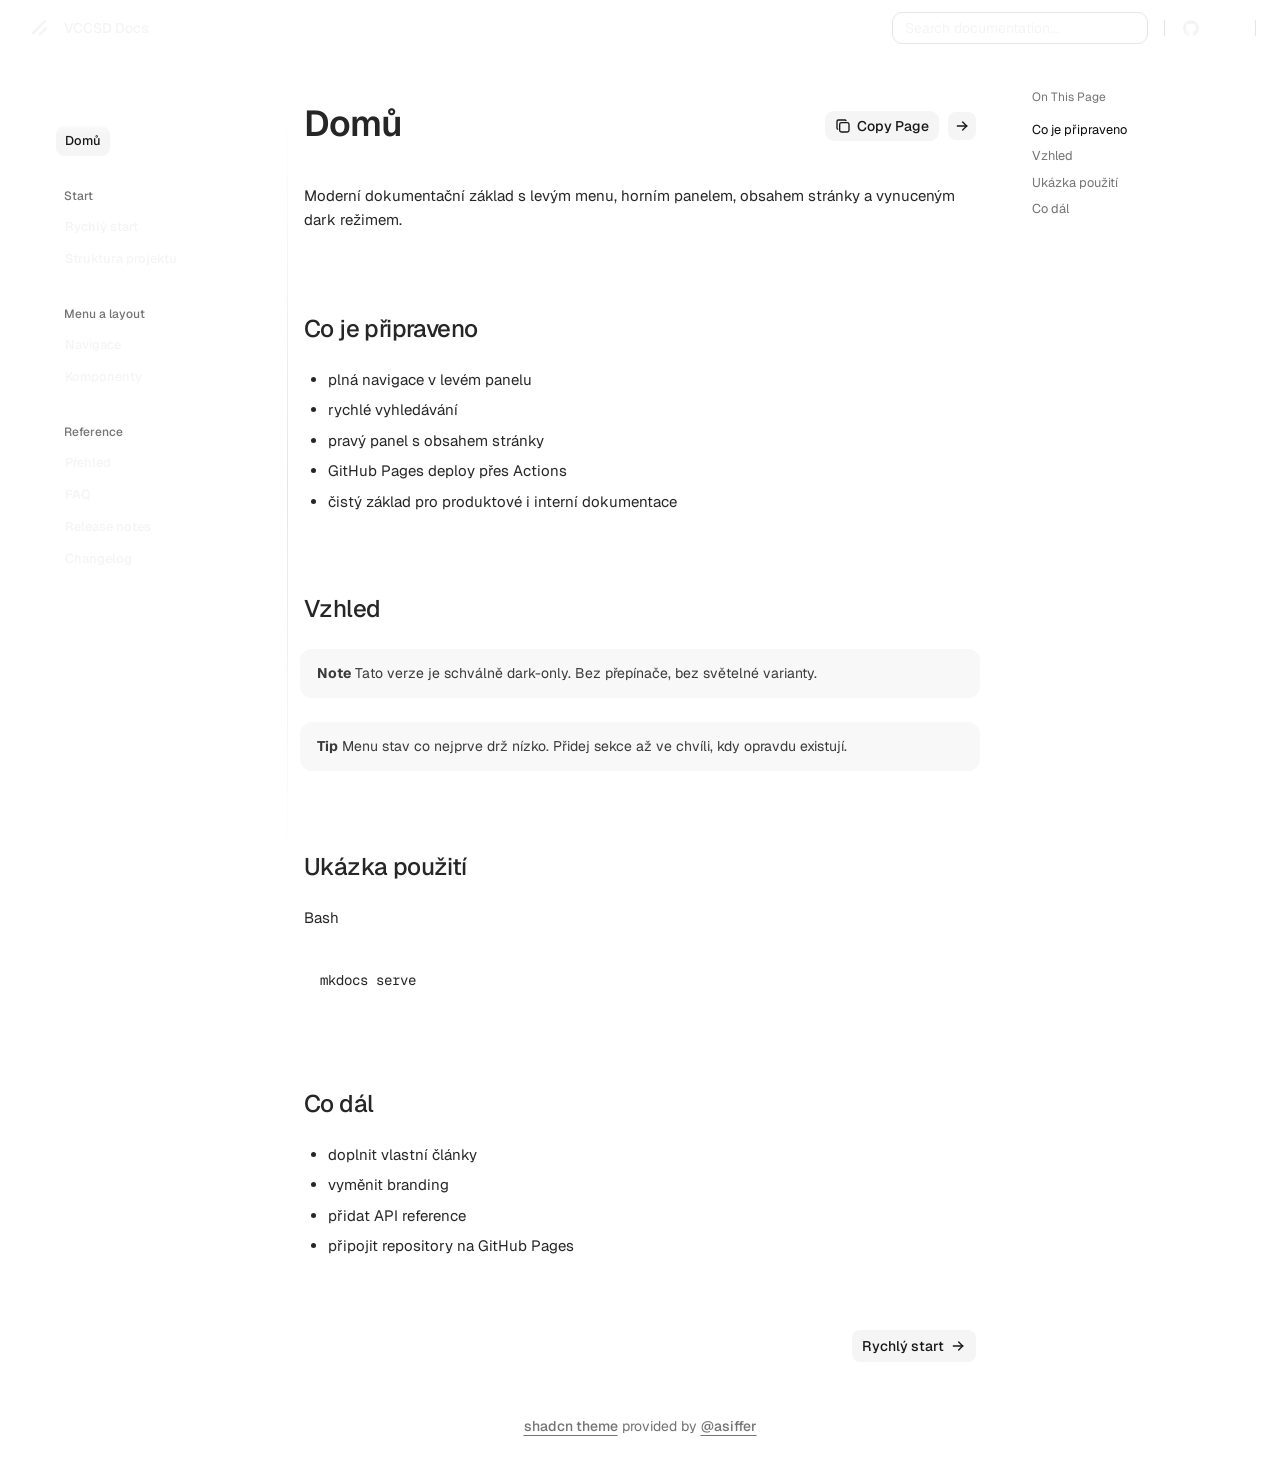
<file: index.html>
<!DOCTYPE html>

<html lang="en">

<head>
    <script>
        /* const base_url = "https://USERNAME.github.io/REPO/"; */
        const base_url = (new URL(".", window.location)).href.replace(/\/+$/, ""); /* for search plugin notably */
        /* const root_relative_url = "."; */
    </script>
    <script integrity="sha384-m6cZ+Whl1ci89lidlu8DH4C+sZLNOYBvImtjUIhUK+iaNffXhqtbYgBVuuPfRsa0" src="js/dark.js"></script>


    <meta charset="utf-8" />
    <meta content="width=device-width, initial-scale=1" name="viewport" />

    
    


<title>Domů</title>









<link rel="canonical" href="https://USERNAME.github.io/REPO/">


<!-- Open Graph (Facebook, LinkedIn) -->

<meta property="og:title" content="Domů">





<meta property="og:url" content="https://USERNAME.github.io/REPO/">






<!-- Twitter Card -->

<meta name="twitter:title" content="Domů">






<!-- JSON-LD Structured Data -->



    
    <link href="img/favicon.ico" rel="icon" />

    <link href="css/base.css" rel="stylesheet" />
    <link href="css/geist.css" rel="stylesheet" />

    

    <style>
        :root {
            --theme-accent: oklch(62.3% 0.214 259.815);
        }
    </style>
    <link href="assets/custom.css" rel="stylesheet" />

    

    <script integrity="sha384-V2jkXRy811qODUbfkLlkVJYBbf4h6XHAEjcU6ReASBPrJvTrlYh4GrI4t6GCju6n"
        src="js/callbacks.js"></script>

    

    

    

    
    <script>
    document.addEventListener("DOMContentLoaded", function () {
        document.querySelectorAll("a.headerlink").forEach(function (link) {
            link.addEventListener("click", function (e) {
                e.preventDefault();

                // Build the full URL with the anchor fragment
                const url = window.location.origin + window.location.pathname + this.getAttribute("href");

                navigator.clipboard.writeText(url).then(function () {
                    // Optional: brief visual feedback
                });
            });
        });
    });
</script>
    

    
    
</head>

<body
    class="text-foreground group/body overscroll-none font-sans antialiased [--footer-height:calc(var(--spacing)*14)] [--header-height:calc(var(--spacing)*14)] xl:[--footer-height:calc(var(--spacing)*24)] theme-default">
    <div class="bg-background relative z-10 flex min-h-svh flex-col" id="inner-body">
        <header class="bg-background sticky top-0 z-50 w-full" view-transition-name="header">
    <div class="container-wrapper 3xl:fixed:px-0 px-6">
        <div class="3xl:fixed:container flex h-(--header-height) items-center gap-2 **:data-[slot=separator]:!h-4">
            <button id="menu-button" data-slot="popover-trigger" onclick="onMobileMenuButtonClick(event)"
                class="group whitespace-nowrap rounded-md text-sm font-medium transition-all disabled:pointer-events-none disabled:opacity-50 [&amp;_svg]:pointer-events-none [&amp;_svg:not([class*='size-'])]:size-4 shrink-0 [&amp;_svg]:shrink-0 outline-none focus-visible:border-ring focus-visible:ring-ring/50 aria-invalid:ring-destructive/20 dark:aria-invalid:ring-destructive/40 aria-invalid:border-destructive hover:text-accent-foreground px-4 py-2 has-[&gt;svg]:px-3 extend-touch-target h-8 touch-manipulation items-center justify-start gap-2.5 !p-0 hover:bg-transparent focus-visible:bg-transparent focus-visible:ring-0 active:bg-transparent dark:hover:bg-transparent flex lg:hidden"
                type="button" aria-haspopup="dialog" aria-expanded="false" aria-controls="radix-«Rmplb»"
                data-state="closed">
                <div class="relative flex h-8 w-4 items-center justify-center">
                    <div class="relative size-4">
                        <!-- 16px x 16px -->
                        <svg xmlns="http://www.w3.org/2000/svg" viewBox="0 0 16 16" fill="none" stroke="currentColor"
                            stroke-width="2" stroke-linecap="round" stroke-linejoin="round">
                            <line x1="0" x2="16" y1="5" y2="5"
                                class="group-data-[state=open]:translate-y-[2.25px] group-data-[state=open]:-translate-x-[2.25px] group-data-[state=open]:rotate-45 transition-all duration-300 origin-center" />
                            <line x1="0" x2="16" y1="11" y2="11"
                                class="group-data-[state=open]:-translate-y-[2.25px] group-data-[state=open]:-translate-x-[2.25px] group-data-[state=open]:-rotate-45 transition-all duration-300 origin-center" />
                        </svg>
                    </div>

                    <span class="sr-only">Toggle Menu</span>
                </div>
                <span class="flex h-8 items-center text-lg leading-none font-medium">Menu</span>
            </button>
            <a data-slot="button"
                class="items-center justify-center gap-2 whitespace-nowrap rounded-md text-sm font-medium transition-all disabled:pointer-events-none disabled:opacity-50 [&_svg]:pointer-events-none [&_svg:not([class*='size-'])]:size-5 shrink-0 [&_svg]:shrink-0 outline-none focus-visible:border-ring focus-visible:ring-ring/50 focus-visible:ring-[3px] aria-invalid:ring-destructive/20 dark:aria-invalid:ring-destructive/40 aria-invalid:border-destructive hover:bg-accent hover:text-accent-foreground dark:hover:bg-accent/50 hidden h-8 lg:flex"
                href="https://USERNAME.github.io/REPO/">
                <span class="size-8 flex flex-row justify-center items-center">
                    

<svg xmlns="http://www.w3.org/2000/svg" viewBox="0 0 256 256"
    class="size-5">
    <rect width="256" height="256" fill="none"></rect>
    <line x1="208" y1="128" x2="128" y2="208" fill="none" stroke="currentColor" stroke-linecap="round"
        stroke-linejoin="round" stroke-width="32"></line>
    <line x1="192" y1="40" x2="40" y2="192" fill="none" stroke="currentColor" stroke-linecap="round"
        stroke-linejoin="round" stroke-width="32"></line>
</svg>


                </span>

                
                <h1 class="pr-2">VCCSD Docs</h1>
                
            </a>
            
            <div class="ml-auto flex items-center gap-2 md:flex-1 md:justify-end">
                <div class="hidden w-full flex-1 md:flex md:w-auto md:flex-none">
                    <div class="hidden w-full flex-1 md:flex md:w-auto md:flex-none">
    <button onclick="onSearchBarClick(event)" data-slot="dialog-trigger" data-variant="outline" data-size="default" class="inline-flex shrink-0 items-center gap-2 text-sm whitespace-nowrap transition-all outline-none focus-visible:border-ring focus-visible:ring-[3px] focus-visible:ring-ring/50 disabled:pointer-events-none disabled:opacity-50 aria-invalid:border-destructive aria-invalid:ring-destructive/20 dark:aria-invalid:ring-destructive/40 [&amp;_svg]:pointer-events-none [&amp;_svg]:shrink-0 [&amp;_svg:not([class*='size-'])]:size-4 border bg-background hover:text-accent-foreground dark:border-input dark:hover:bg-input/50 px-4 py-2 has-[&gt;svg]:px-3 relative h-8 w-full justify-start rounded-lg pl-3 font-normal text-foreground shadow-none hover:bg-muted/50 sm:pr-12 md:w-48 lg:w-56 xl:w-64 dark:bg-card" type="button" aria-haspopup="dialog" aria-expanded="false" aria-controls="radix-_r_1_" data-state="closed">
        <span class="hidden lg:inline-flex">Search documentation...</span>
        <span class="inline-flex lg:hidden">Search...</span>
    </button>
</div>
<dialog id="search-dialog" onclick="onSearchDialogClick(event)"
    class="fixed top-1/2 left-1/2 -translate-x-1/2 -translate-y-1/2 bg-background rounded-lg shadow-lg border overflow-hidden p-0">
    <div class="w-lg gap-4">
        <div class="flex h-full w-full flex-col overflow-hidden rounded-md bg-popover text-popover-foreground">
            <div data-slot="command-input-wrapper" class="flex h-9 items-center gap-2 border-b px-3"><svg
                    xmlns="http://www.w3.org/2000/svg" width="24" height="24" viewBox="0 0 24 24" fill="none"
                    stroke="currentColor" stroke-width="2" stroke-linecap="round" stroke-linejoin="round"
                    class="lucide lucide-search size-4 shrink-0 opacity-50">
                    <circle cx="11" cy="11" r="8"></circle>
                    <path d="m21 21-4.3-4.3"></path>
                </svg>
                <input data-slot="command-input"
                    class="placeholder:text-muted-foreground flex h-10 w-full rounded-md bg-transparent py-3 text-sm outline-hidden disabled:cursor-not-allowed disabled:opacity-50"
                    placeholder="Search documentation..." cmdk-input="" autocomplete="off" autocorrect="off"
                    spellcheck="false" aria-autocomplete="list" role="combobox" aria-expanded="true"
                    aria-controls="radix-«r1t6»" aria-labelledby="radix-«r1t7»" id="radix-«r1t8»" type="text" value=""
                    aria-activedescendant="radix-«r1th»" oninput="onInputHandler(event)">
            </div>
        </div>
        <div id="mkdocs-search-results">
            <!-- search results go there -->
        </div>
    </div>
</dialog>
<script>
    document.removeEventListener("keydown", searchShortcutHandler);
    document.addEventListener("keydown", searchShortcutHandler);
</script>
                </div>
                
                <div data-orientation="vertical" role="none" data-slot="separator"
                    class="bg-border shrink-0 data-[orientation=horizontal]:h-px data-[orientation=horizontal]:w-full data-[orientation=vertical]:h-full data-[orientation=vertical]:w-px ml-2 hidden lg:block">
                </div>
                <a target="_blank" rel="noreferrer" data-slot="button"
                    class="inline-flex items-center justify-center whitespace-nowrap text-sm font-medium transition-all disabled:pointer-events-none disabled:opacity-50 [&amp;_svg]:pointer-events-none [&amp;_svg:not([class*='size-'])]:size-4 shrink-0 [&amp;_svg]:shrink-0 outline-none focus-visible:border-ring focus-visible:ring-ring/50 focus-visible:ring-[3px] aria-invalid:ring-destructive/20 dark:aria-invalid:ring-destructive/40 aria-invalid:border-destructive hover:bg-accent hover:text-accent-foreground dark:hover:bg-accent/50 rounded-md gap-1.5 px-3 has-[&gt;svg]:px-2.5 h-8 shadow-none"
                    href="https://github.com/USERNAME/REPO">
                    <svg viewBox="0 0 438.549 438.549">
                        <path fill="currentColor"
                            d="M409.132 114.573c-19.608-33.596-46.205-60.194-79.798-79.8-33.598-19.607-70.277-29.408-110.063-29.408-39.781 0-76.472 9.804-110.063 29.408-33.596 19.605-60.192 46.204-79.8 79.8C9.803 148.168 0 184.854 0 224.63c0 47.78 13.94 90.745 41.827 128.906 27.884 38.164 63.906 64.572 108.063 79.227 5.14.954 8.945.283 11.419-1.996 2.475-2.282 3.711-5.14 3.711-8.562 0-.571-.049-5.708-.144-15.417a2549.81 2549.81 0 01-.144-25.406l-6.567 1.136c-4.187.767-9.469 1.092-15.846 1-6.374-.089-12.991-.757-19.842-1.999-6.854-1.231-13.229-4.086-19.13-8.559-5.898-4.473-10.085-10.328-12.56-17.556l-2.855-6.57c-1.903-4.374-4.899-9.233-8.992-14.559-4.093-5.331-8.232-8.945-12.419-10.848l-1.999-1.431c-1.332-.951-2.568-2.098-3.711-3.429-1.142-1.331-1.997-2.663-2.568-3.997-.572-1.335-.098-2.43 1.427-3.289 1.525-.859 4.281-1.276 8.28-1.276l5.708.853c3.807.763 8.516 3.042 14.133 6.851 5.614 3.806 10.229 8.754 13.846 14.842 4.38 7.806 9.657 13.754 15.846 17.847 6.184 4.093 12.419 6.136 18.699 6.136 6.28 0 11.704-.476 16.274-1.423 4.565-.952 8.848-2.383 12.847-4.285 1.713-12.758 6.377-22.559 13.988-29.41-10.848-1.14-20.601-2.857-29.264-5.14-8.658-2.286-17.605-5.996-26.835-11.14-9.235-5.137-16.896-11.516-22.985-19.126-6.09-7.614-11.088-17.61-14.987-29.979-3.901-12.374-5.852-26.648-5.852-42.826 0-23.035 7.52-42.637 22.557-58.817-7.044-17.318-6.379-36.732 1.997-58.24 5.52-1.715 13.706-.428 24.554 3.853 10.85 4.283 18.794 7.952 23.84 10.994 5.046 3.041 9.089 5.618 12.135 7.708 17.705-4.947 35.976-7.421 54.818-7.421s37.117 2.474 54.823 7.421l10.849-6.849c7.419-4.57 16.18-8.758 26.262-12.565 10.088-3.805 17.802-4.853 23.134-3.138 8.562 21.509 9.325 40.922 2.279 58.24 15.036 16.18 22.559 35.787 22.559 58.817 0 16.178-1.958 30.497-5.853 42.966-3.9 12.471-8.941 22.457-15.125 29.979-6.191 7.521-13.901 13.85-23.131 18.986-9.232 5.14-18.182 8.85-26.84 11.136-8.662 2.286-18.415 4.004-29.263 5.146 9.894 8.562 14.842 22.077 14.842 40.539v60.237c0 3.422 1.19 6.279 3.572 8.562 2.379 2.279 6.136 2.95 11.276 1.995 44.163-14.653 80.185-41.062 108.068-79.226 27.88-38.161 41.825-81.126 41.825-128.906-.01-39.771-9.818-76.454-29.414-110.049z">
                        </path>
                    </svg>
                    
                    <span id="stargazers" class="text-muted-foreground w-8 text-xs tabular-nums" onload="test()">
                    </span>
                    
                </a>
                
                <div data-orientation="vertical" role="none" data-slot="separator"
                    class="bg-border shrink-0 data-[orientation=horizontal]:h-px data-[orientation=horizontal]:w-full data-[orientation=vertical]:h-full data-[orientation=vertical]:w-px 3xl:flex hidden">
                </div>
                
                <button data-slot="button"
                    class="items-center justify-center gap-2 whitespace-nowrap rounded-md text-sm font-medium transition-all disabled:pointer-events-none disabled:opacity-50 [&amp;_svg]:pointer-events-none [&amp;_svg:not([class*='size-'])]:size-4 shrink-0 [&amp;_svg]:shrink-0 outline-none focus-visible:border-ring focus-visible:ring-ring/50 focus-visible:ring-[3px] aria-invalid:ring-destructive/20 dark:aria-invalid:ring-destructive/40 aria-invalid:border-destructive hover:bg-accent hover:text-accent-foreground dark:hover:bg-accent/50 size-8 3xl:flex hidden"
                    title="Toggle layout" onclick="toggleLayout(event)">
                    <span class="sr-only">Toggle layout</span>
                    <svg xmlns="http://www.w3.org/2000/svg" width="24" height="24" viewBox="0 0 24 24" fill="none"
                        stroke="currentColor" stroke-width="2" stroke-linecap="round" stroke-linejoin="round"
                        class="lucide lucide-gallery-horizontal">
                        <path d="M2 3v18"></path>
                        <rect width="12" height="18" x="6" y="3" rx="2"></rect>
                        <path d="M22 3v18"></path>
                    </svg>
                </button>
                <div data-orientation="vertical" role="none" data-slot="separator"
                    class="bg-border shrink-0 data-[orientation=horizontal]:h-px data-[orientation=horizontal]:w-full data-[orientation=vertical]:h-full data-[orientation=vertical]:w-px">
                </div>
                <button data-slot="button"
                    class="inline-flex items-center justify-center gap-2 whitespace-nowrap rounded-md text-sm font-medium transition-all disabled:pointer-events-none disabled:opacity-50 [&amp;_svg]:pointer-events-none [&amp;_svg:not([class*='size-'])]:size-4 shrink-0 [&amp;_svg]:shrink-0 outline-none focus-visible:border-ring focus-visible:ring-ring/50 focus-visible:ring-[3px] aria-invalid:ring-destructive/20 dark:aria-invalid:ring-destructive/40 aria-invalid:border-destructive hover:bg-accent hover:text-accent-foreground dark:hover:bg-accent/50 group/toggle extend-touch-target size-8"
                    title="Toggle theme" onclick="onThemeSwitch(event)">
                    <svg xmlns="http://www.w3.org/2000/svg" width="24" height="24" viewBox="0 0 24 24" fill="none"
                        stroke="currentColor" stroke-width="2" stroke-linecap="round" stroke-linejoin="round"
                        class="size-4.5">
                        <path stroke="none" d="M0 0h24v24H0z" fill="none"></path>
                        <path d="M12 12m-9 0a9 9 0 1 0 18 0a9 9 0 1 0 -18 0"></path>
                        <path d="M12 3l0 18"></path>
                        <path d="M12 9l4.65 -4.65"></path>
                        <path d="M12 14.3l7.37 -7.37"></path>
                        <path d="M12 19.6l8.85 -8.85"></path>
                    </svg>
                    <span class="sr-only">Toggle theme</span>
                </button>
            </div>
        </div>
    </div>
</header>
        <main class="flex flex-1 flex-col">
            <div class="container-wrapper flex flex-1 flex-col px-2">
                <div class="group/sidebar-wrapper has-data-[variant=inset]:bg-sidebar flex w-full 3xl:fixed:container 3xl:fixed:px-3 min-h-min flex-1 items-start px-0 [--sidebar-width:220px] [--top-spacing:0] lg:grid lg:grid-cols-[var(--sidebar-width)_minmax(0,1fr)] lg:[--sidebar-width:240px] lg:[--top-spacing:calc(var(--spacing)*4)]"
                    data-slot="sidebar-wrapper"
                    style="--sidebar-width:calc(var(--spacing) * 72);--sidebar-width-icon:3rem;">
                    <div class="w-(--sidebar-width) flex-col text-sidebar-foreground sticky top-[calc(var(--header-height)+0.6rem)] z-30 hidden h-[calc(100svh-10rem)] overscroll-none bg-transparent [--sidebar-menu-width:--spacing(56)] lg:flex"
                        data-slot="sidebar">
                        <div class="h-9"></div>
                        <div
                            class="absolute top-8 z-10 h-8 w-(--sidebar-menu-width) shrink-0 bg-gradient-to-b from-background via-background/80 to-background/50 blur-xs">
                        </div>
                        <div
                            class="absolute top-12 right-2 bottom-0 hidden h-full w-px bg-gradient-to-b from-transparent via-border to-transparent lg:flex">
                        </div>
                        <div class="flex min-h-0 flex-1 flex-col gap-2 overflow-auto group-data-[collapsible=icon]:overflow-hidden mx-auto no-scrollbar w-(--sidebar-menu-width) overflow-x-hidden px-2"
                            data-sidebar="content" data-slot="sidebar-content" view-transition-name="sidebar">
                            











<div data-slot="sidebar-group" data-sidebar="group" class="relative flex w-full min-w-0 flex-col p-2 pt-6">
    <div data-slot="sidebar-group-content" data-sidebar="group-content" class="w-full text-sm">
        <ul data-slot="sidebar-menu" data-sidebar="menu" class="flex w-full min-w-0 flex-col gap-0.5">
            
            
            
            <li data-slot="sidebar-menu-item" data-sidebar="menu-item" class="group/menu-item relative">
    <a data-slot="sidebar-menu-button" data-active="true" data-sidebar="menu-button"
        data-size="default" href="."
        class="peer/menu-button flex items-center gap-2 rounded-md p-2 text-left ring-sidebar-ring outline-hidden transition-[width,height,padding] group-has-data-[sidebar=menu-action]/menu-item:pr-8 group-data-[collapsible=icon]:size-8! group-data-[collapsible=icon]:p-2! focus-visible:ring-2 active:bg-sidebar-accent active:text-sidebar-accent-foreground disabled:pointer-events-none disabled:opacity-50 aria-disabled:pointer-events-none aria-disabled:opacity-50 data-[active=true]:font-medium data-[active=true]:text-sidebar-accent-foreground data-[state=open]:hover:bg-sidebar-accent data-[state=open]:hover:text-sidebar-accent-foreground [&>span:last-child]:truncate [&>svg]:size-4 [&>svg]:shrink-0 hover:bg-sidebar-accent hover:text-sidebar-accent-foreground relative h-[30px] w-fit overflow-visible border border-transparent text-[0.8rem] font-medium after:absolute after:inset-x-0 after:-inset-y-1 after:z-0 after:rounded-md data-[active=true]:border-accent data-[active=true]:bg-accent 3xl:fixed:w-full 3xl:fixed:max-w-48">

        
        Domů
        

        

        

        
    </a>
</li>
            
            
        </ul>
    </div>
</div>




<div data-slot="sidebar-group" data-sidebar="group" class="relative flex w-full min-w-0 flex-col p-2">
    <div data-slot="sidebar-group-label" data-sidebar="group-label"
        class="flex h-8 shrink-0 items-center rounded-md px-2 text-xs ring-sidebar-ring outline-hidden transition-[margin,opacity] duration-200 ease-linear focus-visible:ring-2 [&>svg]:size-4 [&>svg]:shrink-0 group-data-[collapsible=icon]:-mt-8 group-data-[collapsible=icon]:opacity-0 font-medium text-muted-foreground">
        Start</div>
    <div data-slot="sidebar-group-content" data-sidebar="group-content" class="w-full text-sm">
        <ul data-slot="sidebar-menu" data-sidebar="menu" class="flex w-full min-w-0 flex-col gap-0.5">
            
            
            <li data-slot="sidebar-menu-item" data-sidebar="menu-item" class="group/menu-item relative">
    <a data-slot="sidebar-menu-button" data-active="false" data-sidebar="menu-button"
        data-size="default" href="getting-started/"
        class="peer/menu-button flex items-center gap-2 rounded-md p-2 text-left ring-sidebar-ring outline-hidden transition-[width,height,padding] group-has-data-[sidebar=menu-action]/menu-item:pr-8 group-data-[collapsible=icon]:size-8! group-data-[collapsible=icon]:p-2! focus-visible:ring-2 active:bg-sidebar-accent active:text-sidebar-accent-foreground disabled:pointer-events-none disabled:opacity-50 aria-disabled:pointer-events-none aria-disabled:opacity-50 data-[active=true]:font-medium data-[active=true]:text-sidebar-accent-foreground data-[state=open]:hover:bg-sidebar-accent data-[state=open]:hover:text-sidebar-accent-foreground [&>span:last-child]:truncate [&>svg]:size-4 [&>svg]:shrink-0 hover:bg-sidebar-accent hover:text-sidebar-accent-foreground relative h-[30px] w-fit overflow-visible border border-transparent text-[0.8rem] font-medium after:absolute after:inset-x-0 after:-inset-y-1 after:z-0 after:rounded-md data-[active=true]:border-accent data-[active=true]:bg-accent 3xl:fixed:w-full 3xl:fixed:max-w-48">

        
        Rychlý start
        

        

        

        
    </a>
</li>
            
            
            
            <li data-slot="sidebar-menu-item" data-sidebar="menu-item" class="group/menu-item relative">
    <a data-slot="sidebar-menu-button" data-active="false" data-sidebar="menu-button"
        data-size="default" href="architecture/"
        class="peer/menu-button flex items-center gap-2 rounded-md p-2 text-left ring-sidebar-ring outline-hidden transition-[width,height,padding] group-has-data-[sidebar=menu-action]/menu-item:pr-8 group-data-[collapsible=icon]:size-8! group-data-[collapsible=icon]:p-2! focus-visible:ring-2 active:bg-sidebar-accent active:text-sidebar-accent-foreground disabled:pointer-events-none disabled:opacity-50 aria-disabled:pointer-events-none aria-disabled:opacity-50 data-[active=true]:font-medium data-[active=true]:text-sidebar-accent-foreground data-[state=open]:hover:bg-sidebar-accent data-[state=open]:hover:text-sidebar-accent-foreground [&>span:last-child]:truncate [&>svg]:size-4 [&>svg]:shrink-0 hover:bg-sidebar-accent hover:text-sidebar-accent-foreground relative h-[30px] w-fit overflow-visible border border-transparent text-[0.8rem] font-medium after:absolute after:inset-x-0 after:-inset-y-1 after:z-0 after:rounded-md data-[active=true]:border-accent data-[active=true]:bg-accent 3xl:fixed:w-full 3xl:fixed:max-w-48">

        
        Struktura projektu
        

        

        

        
    </a>
</li>
            
            
        </ul>
    </div>
</div>



<div data-slot="sidebar-group" data-sidebar="group" class="relative flex w-full min-w-0 flex-col p-2">
    <div data-slot="sidebar-group-label" data-sidebar="group-label"
        class="flex h-8 shrink-0 items-center rounded-md px-2 text-xs ring-sidebar-ring outline-hidden transition-[margin,opacity] duration-200 ease-linear focus-visible:ring-2 [&>svg]:size-4 [&>svg]:shrink-0 group-data-[collapsible=icon]:-mt-8 group-data-[collapsible=icon]:opacity-0 font-medium text-muted-foreground">
        Menu a layout</div>
    <div data-slot="sidebar-group-content" data-sidebar="group-content" class="w-full text-sm">
        <ul data-slot="sidebar-menu" data-sidebar="menu" class="flex w-full min-w-0 flex-col gap-0.5">
            
            
            <li data-slot="sidebar-menu-item" data-sidebar="menu-item" class="group/menu-item relative">
    <a data-slot="sidebar-menu-button" data-active="false" data-sidebar="menu-button"
        data-size="default" href="navigation/"
        class="peer/menu-button flex items-center gap-2 rounded-md p-2 text-left ring-sidebar-ring outline-hidden transition-[width,height,padding] group-has-data-[sidebar=menu-action]/menu-item:pr-8 group-data-[collapsible=icon]:size-8! group-data-[collapsible=icon]:p-2! focus-visible:ring-2 active:bg-sidebar-accent active:text-sidebar-accent-foreground disabled:pointer-events-none disabled:opacity-50 aria-disabled:pointer-events-none aria-disabled:opacity-50 data-[active=true]:font-medium data-[active=true]:text-sidebar-accent-foreground data-[state=open]:hover:bg-sidebar-accent data-[state=open]:hover:text-sidebar-accent-foreground [&>span:last-child]:truncate [&>svg]:size-4 [&>svg]:shrink-0 hover:bg-sidebar-accent hover:text-sidebar-accent-foreground relative h-[30px] w-fit overflow-visible border border-transparent text-[0.8rem] font-medium after:absolute after:inset-x-0 after:-inset-y-1 after:z-0 after:rounded-md data-[active=true]:border-accent data-[active=true]:bg-accent 3xl:fixed:w-full 3xl:fixed:max-w-48">

        
        Navigace
        

        

        

        
    </a>
</li>
            
            
            
            <li data-slot="sidebar-menu-item" data-sidebar="menu-item" class="group/menu-item relative">
    <a data-slot="sidebar-menu-button" data-active="false" data-sidebar="menu-button"
        data-size="default" href="components/"
        class="peer/menu-button flex items-center gap-2 rounded-md p-2 text-left ring-sidebar-ring outline-hidden transition-[width,height,padding] group-has-data-[sidebar=menu-action]/menu-item:pr-8 group-data-[collapsible=icon]:size-8! group-data-[collapsible=icon]:p-2! focus-visible:ring-2 active:bg-sidebar-accent active:text-sidebar-accent-foreground disabled:pointer-events-none disabled:opacity-50 aria-disabled:pointer-events-none aria-disabled:opacity-50 data-[active=true]:font-medium data-[active=true]:text-sidebar-accent-foreground data-[state=open]:hover:bg-sidebar-accent data-[state=open]:hover:text-sidebar-accent-foreground [&>span:last-child]:truncate [&>svg]:size-4 [&>svg]:shrink-0 hover:bg-sidebar-accent hover:text-sidebar-accent-foreground relative h-[30px] w-fit overflow-visible border border-transparent text-[0.8rem] font-medium after:absolute after:inset-x-0 after:-inset-y-1 after:z-0 after:rounded-md data-[active=true]:border-accent data-[active=true]:bg-accent 3xl:fixed:w-full 3xl:fixed:max-w-48">

        
        Komponenty
        

        

        

        
    </a>
</li>
            
            
        </ul>
    </div>
</div>



<div data-slot="sidebar-group" data-sidebar="group" class="relative flex w-full min-w-0 flex-col p-2">
    <div data-slot="sidebar-group-label" data-sidebar="group-label"
        class="flex h-8 shrink-0 items-center rounded-md px-2 text-xs ring-sidebar-ring outline-hidden transition-[margin,opacity] duration-200 ease-linear focus-visible:ring-2 [&>svg]:size-4 [&>svg]:shrink-0 group-data-[collapsible=icon]:-mt-8 group-data-[collapsible=icon]:opacity-0 font-medium text-muted-foreground">
        Reference</div>
    <div data-slot="sidebar-group-content" data-sidebar="group-content" class="w-full text-sm">
        <ul data-slot="sidebar-menu" data-sidebar="menu" class="flex w-full min-w-0 flex-col gap-0.5">
            
            
            <li data-slot="sidebar-menu-item" data-sidebar="menu-item" class="group/menu-item relative">
    <a data-slot="sidebar-menu-button" data-active="false" data-sidebar="menu-button"
        data-size="default" href="reference/"
        class="peer/menu-button flex items-center gap-2 rounded-md p-2 text-left ring-sidebar-ring outline-hidden transition-[width,height,padding] group-has-data-[sidebar=menu-action]/menu-item:pr-8 group-data-[collapsible=icon]:size-8! group-data-[collapsible=icon]:p-2! focus-visible:ring-2 active:bg-sidebar-accent active:text-sidebar-accent-foreground disabled:pointer-events-none disabled:opacity-50 aria-disabled:pointer-events-none aria-disabled:opacity-50 data-[active=true]:font-medium data-[active=true]:text-sidebar-accent-foreground data-[state=open]:hover:bg-sidebar-accent data-[state=open]:hover:text-sidebar-accent-foreground [&>span:last-child]:truncate [&>svg]:size-4 [&>svg]:shrink-0 hover:bg-sidebar-accent hover:text-sidebar-accent-foreground relative h-[30px] w-fit overflow-visible border border-transparent text-[0.8rem] font-medium after:absolute after:inset-x-0 after:-inset-y-1 after:z-0 after:rounded-md data-[active=true]:border-accent data-[active=true]:bg-accent 3xl:fixed:w-full 3xl:fixed:max-w-48">

        
        Přehled
        

        

        

        
    </a>
</li>
            
            
            
            <li data-slot="sidebar-menu-item" data-sidebar="menu-item" class="group/menu-item relative">
    <a data-slot="sidebar-menu-button" data-active="false" data-sidebar="menu-button"
        data-size="default" href="faq/"
        class="peer/menu-button flex items-center gap-2 rounded-md p-2 text-left ring-sidebar-ring outline-hidden transition-[width,height,padding] group-has-data-[sidebar=menu-action]/menu-item:pr-8 group-data-[collapsible=icon]:size-8! group-data-[collapsible=icon]:p-2! focus-visible:ring-2 active:bg-sidebar-accent active:text-sidebar-accent-foreground disabled:pointer-events-none disabled:opacity-50 aria-disabled:pointer-events-none aria-disabled:opacity-50 data-[active=true]:font-medium data-[active=true]:text-sidebar-accent-foreground data-[state=open]:hover:bg-sidebar-accent data-[state=open]:hover:text-sidebar-accent-foreground [&>span:last-child]:truncate [&>svg]:size-4 [&>svg]:shrink-0 hover:bg-sidebar-accent hover:text-sidebar-accent-foreground relative h-[30px] w-fit overflow-visible border border-transparent text-[0.8rem] font-medium after:absolute after:inset-x-0 after:-inset-y-1 after:z-0 after:rounded-md data-[active=true]:border-accent data-[active=true]:bg-accent 3xl:fixed:w-full 3xl:fixed:max-w-48">

        
        FAQ
        

        

        

        
    </a>
</li>
            
            
            
            <li data-slot="sidebar-menu-item" data-sidebar="menu-item" class="group/menu-item relative">
    <a data-slot="sidebar-menu-button" data-active="false" data-sidebar="menu-button"
        data-size="default" href="releases/"
        class="peer/menu-button flex items-center gap-2 rounded-md p-2 text-left ring-sidebar-ring outline-hidden transition-[width,height,padding] group-has-data-[sidebar=menu-action]/menu-item:pr-8 group-data-[collapsible=icon]:size-8! group-data-[collapsible=icon]:p-2! focus-visible:ring-2 active:bg-sidebar-accent active:text-sidebar-accent-foreground disabled:pointer-events-none disabled:opacity-50 aria-disabled:pointer-events-none aria-disabled:opacity-50 data-[active=true]:font-medium data-[active=true]:text-sidebar-accent-foreground data-[state=open]:hover:bg-sidebar-accent data-[state=open]:hover:text-sidebar-accent-foreground [&>span:last-child]:truncate [&>svg]:size-4 [&>svg]:shrink-0 hover:bg-sidebar-accent hover:text-sidebar-accent-foreground relative h-[30px] w-fit overflow-visible border border-transparent text-[0.8rem] font-medium after:absolute after:inset-x-0 after:-inset-y-1 after:z-0 after:rounded-md data-[active=true]:border-accent data-[active=true]:bg-accent 3xl:fixed:w-full 3xl:fixed:max-w-48">

        
        Release notes
        

        

        

        
    </a>
</li>
            
            
            
            <li data-slot="sidebar-menu-item" data-sidebar="menu-item" class="group/menu-item relative">
    <a data-slot="sidebar-menu-button" data-active="false" data-sidebar="menu-button"
        data-size="default" href="changelog/"
        class="peer/menu-button flex items-center gap-2 rounded-md p-2 text-left ring-sidebar-ring outline-hidden transition-[width,height,padding] group-has-data-[sidebar=menu-action]/menu-item:pr-8 group-data-[collapsible=icon]:size-8! group-data-[collapsible=icon]:p-2! focus-visible:ring-2 active:bg-sidebar-accent active:text-sidebar-accent-foreground disabled:pointer-events-none disabled:opacity-50 aria-disabled:pointer-events-none aria-disabled:opacity-50 data-[active=true]:font-medium data-[active=true]:text-sidebar-accent-foreground data-[state=open]:hover:bg-sidebar-accent data-[state=open]:hover:text-sidebar-accent-foreground [&>span:last-child]:truncate [&>svg]:size-4 [&>svg]:shrink-0 hover:bg-sidebar-accent hover:text-sidebar-accent-foreground relative h-[30px] w-fit overflow-visible border border-transparent text-[0.8rem] font-medium after:absolute after:inset-x-0 after:-inset-y-1 after:z-0 after:rounded-md data-[active=true]:border-accent data-[active=true]:bg-accent 3xl:fixed:w-full 3xl:fixed:max-w-48">

        
        Changelog
        

        

        

        
    </a>
</li>
            
            
        </ul>
    </div>
</div>





<div
    class="sticky -bottom-1 z-10 h-16 shrink-0 bg-gradient-to-t from-background via-background/80 to-background/50 blur-xs">
</div>

                        </div>
                    </div>
                    <div class="h-full w-full">
                        <div class="flex items-stretch text-[1.05rem] sm:text-[15px] xl:w-full" data-slot="docs">

                            <div class="flex min-w-0 flex-1 flex-col">
                                <div class="h-(--top-spacing) shrink-0"></div>
                                
                                
                                <article class="w-full" view-transition-name="page">
  <div class="flex flex-col gap-2">
    <div class="flex flex-col gap-2">
      <div id="page-header" class="flex items-start justify-between">
        <h1 class="scroll-m-20 text-4xl font-semibold tracking-tight sm:text-3xl xl:text-4xl">
          Domů
        </h1>

        <div class="flex items-center gap-2 pt-1.5">
          <button
    onclick="fetch(`https://USERNAME.github.io/REPO/index.md`).then((r) => r.blob()).then((blob) => navigator.clipboard.write([new ClipboardItem({ 'text/plain': blob })]))"
    data-slot="button" class="secondary cursor-pointer">
    <svg xmlns="http://www.w3.org/2000/svg" width="24" height="24" viewBox="0 0 24 24" fill="none" stroke="currentColor"
        stroke-width="2" stroke-linecap="round" stroke-linejoin="round" class="tabler-icon tabler-icon-copy ">
        <path
            d="M7 7m0 2.667a2.667 2.667 0 0 1 2.667 -2.667h8.666a2.667 2.667 0 0 1 2.667 2.667v8.666a2.667 2.667 0 0 1 -2.667 2.667h-8.666a2.667 2.667 0 0 1 -2.667 -2.667z">
        </path>
        <path d="M4.012 16.737a2.005 2.005 0 0 1 -1.012 -1.737v-10c0 -1.1 .9 -2 2 -2h10c.75 0 1.158 .385 1.5 1"></path>
    </svg>
    <span class="max-md:hidden">Copy Page</span>
</button>
          
          
          <a data-slot="button" id="next-button"
            class="inline-flex items-center justify-center gap-2 whitespace-nowrap rounded-md text-sm font-medium transition-all disabled:pointer-events-none disabled:opacity-50 [&amp;_svg]:pointer-events-none [&amp;_svg:not([class*='size-'])]:size-4 shrink-0 [&amp;_svg]:shrink-0 outline-none focus-visible:border-ring focus-visible:ring-ring/50 focus-visible:ring-[3px] aria-invalid:ring-destructive/20 dark:aria-invalid:ring-destructive/40 aria-invalid:border-destructive bg-secondary text-secondary-foreground hover:bg-secondary/80 extend-touch-target size-8 shadow-none md:size-7"
            href="getting-started/">
            <span class="sr-only">Next</span>
            <svg xmlns="http://www.w3.org/2000/svg" width="24" height="24" viewBox="0 0 24 24" fill="none"
              stroke="currentColor" stroke-width="2" stroke-linecap="round" stroke-linejoin="round"
              class="tabler-icon tabler-icon-arrow-right">
              <path d="M5 12l14 0"></path>
              <path d="M13 18l6 -6"></path>
              <path d="M13 6l6 6"></path>
            </svg>
          </a>
          
        </div>
      </div>
      
    </div>
    <div class="flex justify-end items-center">
      
      
    </div>
  </div>
  <div class="typography w-full flex-1 *:data-[slot=alert]:first:mt-0">
    <p>Moderní dokumentační základ s levým menu, horním panelem, obsahem stránky a vynuceným dark režimem.</p>
<h2 id="co-je-pripraveno">Co je připraveno<a class="headerlink" href="#co-je-pripraveno" title="Permanent link">&para;</a></h2>
<ul>
<li>plná navigace v levém panelu</li>
<li>rychlé vyhledávání</li>
<li>pravý panel s obsahem stránky</li>
<li>GitHub Pages deploy přes Actions</li>
<li>čistý základ pro produktové i interní dokumentace</li>
</ul>
<h2 id="vzhled">Vzhled<a class="headerlink" href="#vzhled" title="Permanent link">&para;</a></h2>
<div class="admonition note">
<p class="admonition-title">Note</p>
<p>Tato verze je schválně dark-only. Bez přepínače, bez světelné varianty.</p>
</div>
<div class="admonition tip">
<p class="admonition-title">Tip</p>
<p>Menu stav co nejprve drž nízko. Přidej sekce až ve chvíli, kdy opravdu existují.</p>
</div>
<h2 id="ukazka-pouziti">Ukázka použití<a class="headerlink" href="#ukazka-pouziti" title="Permanent link">&para;</a></h2>
<div class="language-bash highlight"><span class="filename">Bash</span><pre><span></span><code><span id="__span-0-1"><a id="__codelineno-0-1" name="__codelineno-0-1" href="#__codelineno-0-1"></a>mkdocs<span class="w"> </span>serve
</span></code></pre></div>
<h2 id="co-dal">Co dál<a class="headerlink" href="#co-dal" title="Permanent link">&para;</a></h2>
<ul>
<li>doplnit vlastní články</li>
<li>vyměnit branding</li>
<li>přidat API reference</li>
<li>připojit repository na GitHub Pages</li>
</ul>
  </div>
  
  <script>
    document.querySelectorAll('article h2, article h3').forEach((header) => {
      toc.observer.observe(header);
    });
  </script>
</article>
                                <div class="mx-auto flex flex-wrap h-16 w-full max-w-2xl items-center gap-2 px-4 md:px-0">
    
    
    <a data-slot="button"
        class="inline-flex items-center justify-center whitespace-nowrap text-sm font-medium transition-all disabled:pointer-events-none disabled:opacity-50 [&amp;_svg]:pointer-events-none [&amp;_svg:not([class*='size-'])]:size-4 shrink-0 [&amp;_svg]:shrink-0 outline-none focus-visible:border-ring focus-visible:ring-ring/50 focus-visible:ring-[3px] aria-invalid:ring-destructive/20 dark:aria-invalid:ring-destructive/40 aria-invalid:border-destructive bg-secondary text-secondary-foreground hover:bg-secondary/80 h-8 rounded-md gap-1.5 px-3 has-[&gt;svg]:px-2.5 ml-auto shadow-none"
        href="getting-started/">
        <span class="max-[500px]:hidden">Rychlý start</span>
        <svg xmlns="http://www.w3.org/2000/svg" width="24" height="24" viewBox="0 0 24 24" fill="none"
            stroke="currentColor" stroke-width="2" stroke-linecap="round" stroke-linejoin="round"
            class="tabler-icon tabler-icon-arrow-right ">
            <path d="M5 12l14 0"></path>
            <path d="M13 18l6 -6"></path>
            <path d="M13 6l6 6"></path>
        </svg>
    </a>
    
</div>
                                
                                
                            </div>
                            
                            <dialog id="bottom-sidebar" onclick="onBottomSidebarDialogClick(event)" class="bg-transparent"
    style="position: fixed; left: 0px; top: 0px; transform: translate(0px, 58px); min-width: max-content; --radix-popper-transform-origin: 0% 0px; will-change: transform; z-index: 50; --radix-popper-available-width: 504px; --radix-popper-available-height: 857px; --radix-popper-anchor-width: 72.94999694824219px; --radix-popper-anchor-height: 32px;">
    <div data-side="bottom" data-align="start" data-state="open" role="dialog" data-slot="popover-content"
        class="text-popover-foreground data-[state=open]:animate-in data-[state=closed]:animate-out data-[state=closed]:fade-out-0 data-[state=open]:fade-in-0 data-[state=closed]:zoom-out-95 data-[state=open]:zoom-in-95 data-[side=bottom]:slide-in-from-top-2 data-[side=left]:slide-in-from-right-2 data-[side=right]:slide-in-from-left-2 data-[side=top]:slide-in-from-bottom-2 z-50 origin-(--radix-popover-content-transform-origin) border outline-hidden bg-background/90 no-scrollbar h-(--radix-popper-available-height) w-(--radix-popper-available-width) overflow-y-auto rounded-none border-none p-0 shadow-none backdrop-blur duration-100"
        style="--radix-popover-content-transform-origin: var(--radix-popper-transform-origin); --radix-popover-content-available-width: var(--radix-popper-available-width); --radix-popover-content-available-height: var(--radix-popper-available-height); --radix-popover-trigger-width: var(--radix-popper-anchor-width); --radix-popover-trigger-height: var(--radix-popper-anchor-height);"
        tabindex="-1">
        <div class="flex flex-col gap-12 overflow-auto px-6 py-6">
            
            
            

            
            <div class="flex flex-col gap-4">
                <div class="text-muted-foreground text-sm font-medium">Menu</div>
                <div class="flex flex-col gap-3">
                    
                    <a class="text-2xl font-medium" href=".">
                        
                        Domů
                        
                    </a>
                    
                </div>
            </div>
            

            
            <div class="flex flex-col gap-8">
                
                <div class="flex flex-col gap-4">
                    <div class="text-muted-foreground text-sm font-medium">Start</div>
                    
                    <div class="flex flex-col gap-3">
                        
                        <a class="text-2xl font-medium" href="getting-started/">
                            
                            Rychlý start
                            
                        </a>
                        
                        <a class="text-2xl font-medium" href="architecture/">
                            
                            Struktura projektu
                            
                        </a>
                        
                    </div>
                    
                </div>
                
                <div class="flex flex-col gap-4">
                    <div class="text-muted-foreground text-sm font-medium">Menu a layout</div>
                    
                    <div class="flex flex-col gap-3">
                        
                        <a class="text-2xl font-medium" href="navigation/">
                            
                            Navigace
                            
                        </a>
                        
                        <a class="text-2xl font-medium" href="components/">
                            
                            Komponenty
                            
                        </a>
                        
                    </div>
                    
                </div>
                
                <div class="flex flex-col gap-4">
                    <div class="text-muted-foreground text-sm font-medium">Reference</div>
                    
                    <div class="flex flex-col gap-3">
                        
                        <a class="text-2xl font-medium" href="reference/">
                            
                            Přehled
                            
                        </a>
                        
                        <a class="text-2xl font-medium" href="faq/">
                            
                            FAQ
                            
                        </a>
                        
                        <a class="text-2xl font-medium" href="releases/">
                            
                            Release notes
                            
                        </a>
                        
                        <a class="text-2xl font-medium" href="changelog/">
                            
                            Changelog
                            
                        </a>
                        
                    </div>
                    
                </div>
                
            </div>
            
            

        </div>
    </div>
</dialog>
                            <div
                                class="sticky top-[calc(var(--header-height)+1px)] ml-auto hidden h-[calc(100svh-var(--header-height)-var(--footer-height))] w-72 flex-col gap-4 overflow-hidden overscroll-none pb-8 xl:flex">
                                <div class="h-(--top-spacing) shrink-0"></div>
                                
                                
                                <div id="toc" view-transition-name="toc" class="no-scrollbar overflow-y-auto px-8">
    <div class="flex flex-col gap-2 p-4 pt-0 text-sm">
        <p class="text-muted-foreground bg-background sticky top-0 h-6 text-xs">On This Page</p>
        
        
        
        
        <a href="#co-je-pripraveno"
            class="text-muted-foreground hover:text-foreground data-[active=true]:text-foreground text-[0.8rem] no-underline transition-colors data-[depth=3]:pl-4 data-[depth=4]:pl-6"
            data-active="false" data-depth="2" onClick="deferSetActiveTocLink('#co-je-pripraveno');">
            Co je připraveno
        </a>
        

        
        <a href="#vzhled"
            class="text-muted-foreground hover:text-foreground data-[active=true]:text-foreground text-[0.8rem] no-underline transition-colors data-[depth=3]:pl-4 data-[depth=4]:pl-6"
            data-active="false" data-depth="2" onClick="deferSetActiveTocLink('#vzhled');">
            Vzhled
        </a>
        

        
        <a href="#ukazka-pouziti"
            class="text-muted-foreground hover:text-foreground data-[active=true]:text-foreground text-[0.8rem] no-underline transition-colors data-[depth=3]:pl-4 data-[depth=4]:pl-6"
            data-active="false" data-depth="2" onClick="deferSetActiveTocLink('#ukazka-pouziti');">
            Ukázka použití
        </a>
        

        
        <a href="#co-dal"
            class="text-muted-foreground hover:text-foreground data-[active=true]:text-foreground text-[0.8rem] no-underline transition-colors data-[depth=3]:pl-4 data-[depth=4]:pl-6"
            data-active="false" data-depth="2" onClick="deferSetActiveTocLink('#co-dal');">
            Co dál
        </a>
        

        
        
        
        

    </div>
    <div class="h-12"></div>

</div>
                                
                                
                            </div>

                        </div>
                    </div>
                </div>
            </div>
        </main>
        <footer view-transition-name="footer"
    class="group-has-[.section-soft]/body:bg-surface/40 3xl:fixed:bg-transparent dark:bg-transparent">
    <div class="container-wrapper px-4 xl:px-6">
        <div class="flex h-(--footer-height) items-center justify-between">
            <div class="text-muted-foreground w-full text-center text-xs leading-loose sm:text-sm">
                
                <a href="https://github.com/asiffer/mkdocs-shadcn">shadcn theme</a> provided by
                <a href="https://github.com/asiffer">@asiffer</a>
            </div>
        </div>
    </div>
</footer>
    </div>
     

<script src="search/main.js"></script>


    

    <script integrity="sha384-JLNLRFGzvOp0up707XKgSnAjjt1w5BF/+lbeLQvlf6mNwf0m89IXFdpNAk4t6Hcs"
        src="js/copy-button.js"></script>
    <script integrity="sha384-JBx6cBEiyhK1KPwZgBHiI6GDaAmvlOxMQFyWAZTEpW5Ifo5XQ2LBcJ61GVOumwF1"
        src="js/sidebar.js"></script>
    <script integrity="sha384-fNURFMRt0p/HqXnQnV4+CT9dX1GiU5F0fC3pFbg7gfoANytoUMErSW7suWSBkSuF"
        src="js/slider.js"></script>
    <script>updatePygmentsStylesheet();</script>
    
    <script>fetchStargazers("https://github.com/USERNAME/REPO");</script>
    
    
    
    <script type="speculationrules">
{
  "prerender": [
    {
      "where": {
          "selector_matches": ["#next-button", "#previous-button"]
      }
    }
  ]
}
</script>
</body>

</html>
</file>
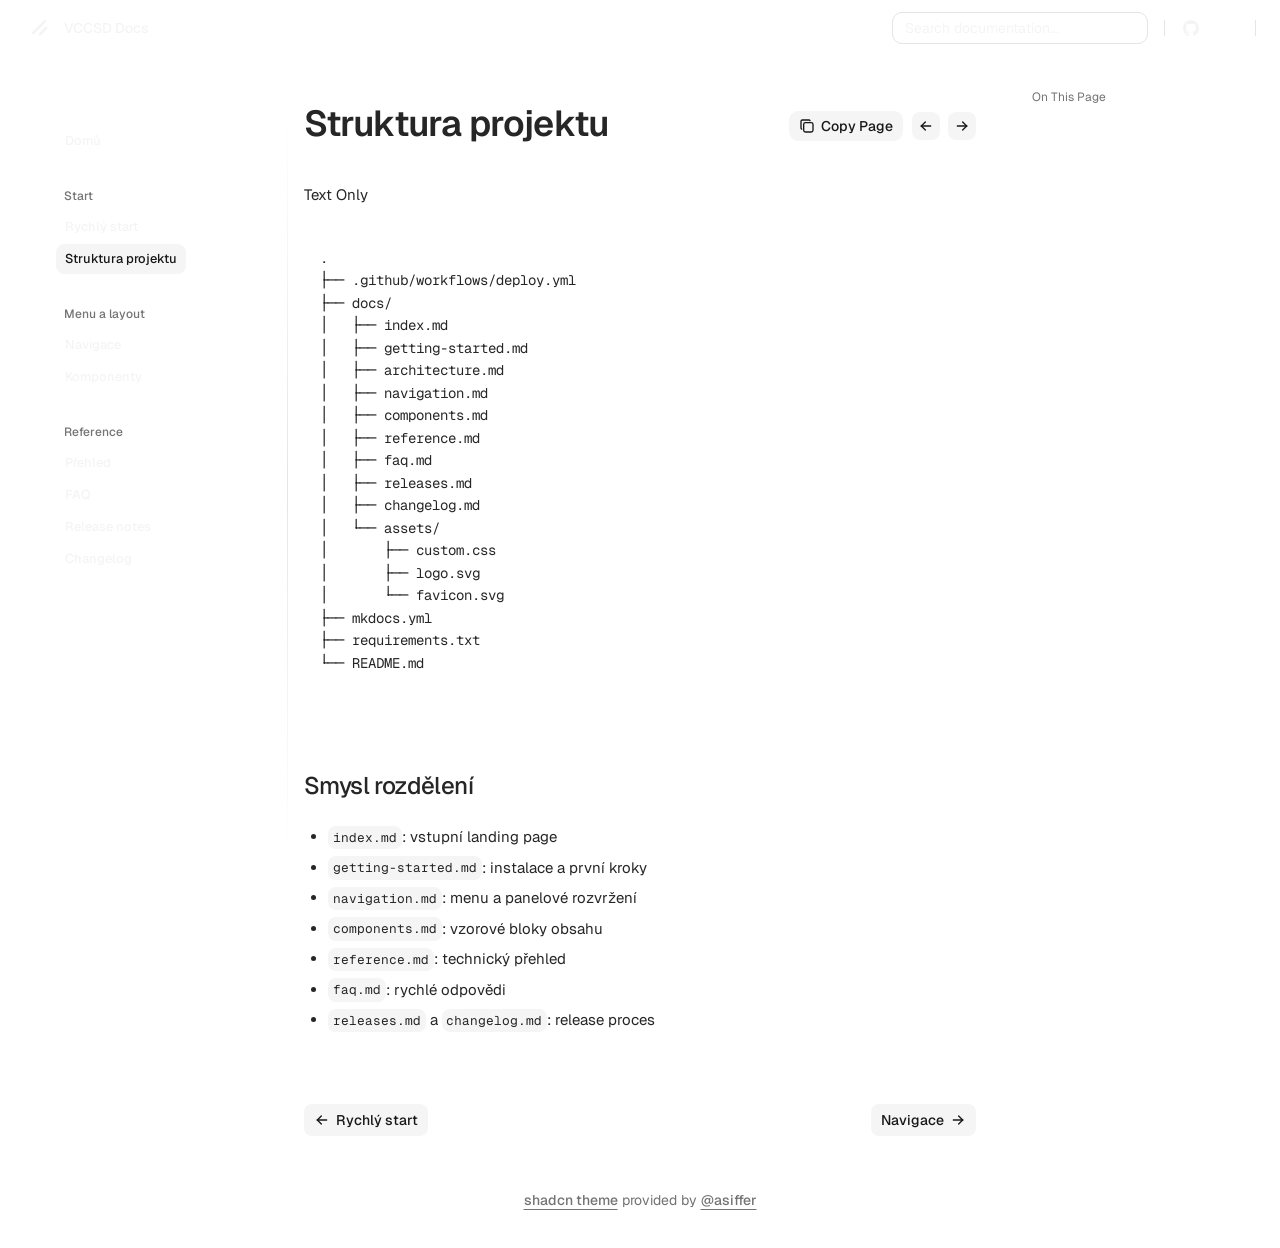
<file: architecture/index.html>
<!DOCTYPE html>

<html lang="en">

<head>
    <script>
        /* const base_url = "https://USERNAME.github.io/REPO/"; */
        const base_url = (new URL("..", window.location)).href.replace(/\/+$/, ""); /* for search plugin notably */
        /* const root_relative_url = ".."; */
    </script>
    <script integrity="sha384-m6cZ+Whl1ci89lidlu8DH4C+sZLNOYBvImtjUIhUK+iaNffXhqtbYgBVuuPfRsa0" src="../js/dark.js"></script>


    <meta charset="utf-8" />
    <meta content="width=device-width, initial-scale=1" name="viewport" />

    
    


<title>Struktura projektu</title>









<link rel="canonical" href="https://USERNAME.github.io/REPO/architecture/">


<!-- Open Graph (Facebook, LinkedIn) -->

<meta property="og:title" content="Struktura projektu">





<meta property="og:url" content="https://USERNAME.github.io/REPO/architecture/">






<!-- Twitter Card -->

<meta name="twitter:title" content="Struktura projektu">






<!-- JSON-LD Structured Data -->



    
    <link href="../img/favicon.ico" rel="icon" />

    <link href="../css/base.css" rel="stylesheet" />
    <link href="../css/geist.css" rel="stylesheet" />

    

    <style>
        :root {
            --theme-accent: oklch(62.3% 0.214 259.815);
        }
    </style>
    <link href="../assets/custom.css" rel="stylesheet" />

    

    <script integrity="sha384-V2jkXRy811qODUbfkLlkVJYBbf4h6XHAEjcU6ReASBPrJvTrlYh4GrI4t6GCju6n"
        src="../js/callbacks.js"></script>

    

    

    

    
    <script>
    document.addEventListener("DOMContentLoaded", function () {
        document.querySelectorAll("a.headerlink").forEach(function (link) {
            link.addEventListener("click", function (e) {
                e.preventDefault();

                // Build the full URL with the anchor fragment
                const url = window.location.origin + window.location.pathname + this.getAttribute("href");

                navigator.clipboard.writeText(url).then(function () {
                    // Optional: brief visual feedback
                });
            });
        });
    });
</script>
    

    
    
</head>

<body
    class="text-foreground group/body overscroll-none font-sans antialiased [--footer-height:calc(var(--spacing)*14)] [--header-height:calc(var(--spacing)*14)] xl:[--footer-height:calc(var(--spacing)*24)] theme-default">
    <div class="bg-background relative z-10 flex min-h-svh flex-col" id="inner-body">
        <header class="bg-background sticky top-0 z-50 w-full" view-transition-name="header">
    <div class="container-wrapper 3xl:fixed:px-0 px-6">
        <div class="3xl:fixed:container flex h-(--header-height) items-center gap-2 **:data-[slot=separator]:!h-4">
            <button id="menu-button" data-slot="popover-trigger" onclick="onMobileMenuButtonClick(event)"
                class="group whitespace-nowrap rounded-md text-sm font-medium transition-all disabled:pointer-events-none disabled:opacity-50 [&amp;_svg]:pointer-events-none [&amp;_svg:not([class*='size-'])]:size-4 shrink-0 [&amp;_svg]:shrink-0 outline-none focus-visible:border-ring focus-visible:ring-ring/50 aria-invalid:ring-destructive/20 dark:aria-invalid:ring-destructive/40 aria-invalid:border-destructive hover:text-accent-foreground px-4 py-2 has-[&gt;svg]:px-3 extend-touch-target h-8 touch-manipulation items-center justify-start gap-2.5 !p-0 hover:bg-transparent focus-visible:bg-transparent focus-visible:ring-0 active:bg-transparent dark:hover:bg-transparent flex lg:hidden"
                type="button" aria-haspopup="dialog" aria-expanded="false" aria-controls="radix-«Rmplb»"
                data-state="closed">
                <div class="relative flex h-8 w-4 items-center justify-center">
                    <div class="relative size-4">
                        <!-- 16px x 16px -->
                        <svg xmlns="http://www.w3.org/2000/svg" viewBox="0 0 16 16" fill="none" stroke="currentColor"
                            stroke-width="2" stroke-linecap="round" stroke-linejoin="round">
                            <line x1="0" x2="16" y1="5" y2="5"
                                class="group-data-[state=open]:translate-y-[2.25px] group-data-[state=open]:-translate-x-[2.25px] group-data-[state=open]:rotate-45 transition-all duration-300 origin-center" />
                            <line x1="0" x2="16" y1="11" y2="11"
                                class="group-data-[state=open]:-translate-y-[2.25px] group-data-[state=open]:-translate-x-[2.25px] group-data-[state=open]:-rotate-45 transition-all duration-300 origin-center" />
                        </svg>
                    </div>

                    <span class="sr-only">Toggle Menu</span>
                </div>
                <span class="flex h-8 items-center text-lg leading-none font-medium">Menu</span>
            </button>
            <a data-slot="button"
                class="items-center justify-center gap-2 whitespace-nowrap rounded-md text-sm font-medium transition-all disabled:pointer-events-none disabled:opacity-50 [&_svg]:pointer-events-none [&_svg:not([class*='size-'])]:size-5 shrink-0 [&_svg]:shrink-0 outline-none focus-visible:border-ring focus-visible:ring-ring/50 focus-visible:ring-[3px] aria-invalid:ring-destructive/20 dark:aria-invalid:ring-destructive/40 aria-invalid:border-destructive hover:bg-accent hover:text-accent-foreground dark:hover:bg-accent/50 hidden h-8 lg:flex"
                href="https://USERNAME.github.io/REPO/">
                <span class="size-8 flex flex-row justify-center items-center">
                    

<svg xmlns="http://www.w3.org/2000/svg" viewBox="0 0 256 256"
    class="size-5">
    <rect width="256" height="256" fill="none"></rect>
    <line x1="208" y1="128" x2="128" y2="208" fill="none" stroke="currentColor" stroke-linecap="round"
        stroke-linejoin="round" stroke-width="32"></line>
    <line x1="192" y1="40" x2="40" y2="192" fill="none" stroke="currentColor" stroke-linecap="round"
        stroke-linejoin="round" stroke-width="32"></line>
</svg>


                </span>

                
                <h1 class="pr-2">VCCSD Docs</h1>
                
            </a>
            
            <div class="ml-auto flex items-center gap-2 md:flex-1 md:justify-end">
                <div class="hidden w-full flex-1 md:flex md:w-auto md:flex-none">
                    <div class="hidden w-full flex-1 md:flex md:w-auto md:flex-none">
    <button onclick="onSearchBarClick(event)" data-slot="dialog-trigger" data-variant="outline" data-size="default" class="inline-flex shrink-0 items-center gap-2 text-sm whitespace-nowrap transition-all outline-none focus-visible:border-ring focus-visible:ring-[3px] focus-visible:ring-ring/50 disabled:pointer-events-none disabled:opacity-50 aria-invalid:border-destructive aria-invalid:ring-destructive/20 dark:aria-invalid:ring-destructive/40 [&amp;_svg]:pointer-events-none [&amp;_svg]:shrink-0 [&amp;_svg:not([class*='size-'])]:size-4 border bg-background hover:text-accent-foreground dark:border-input dark:hover:bg-input/50 px-4 py-2 has-[&gt;svg]:px-3 relative h-8 w-full justify-start rounded-lg pl-3 font-normal text-foreground shadow-none hover:bg-muted/50 sm:pr-12 md:w-48 lg:w-56 xl:w-64 dark:bg-card" type="button" aria-haspopup="dialog" aria-expanded="false" aria-controls="radix-_r_1_" data-state="closed">
        <span class="hidden lg:inline-flex">Search documentation...</span>
        <span class="inline-flex lg:hidden">Search...</span>
    </button>
</div>
<dialog id="search-dialog" onclick="onSearchDialogClick(event)"
    class="fixed top-1/2 left-1/2 -translate-x-1/2 -translate-y-1/2 bg-background rounded-lg shadow-lg border overflow-hidden p-0">
    <div class="w-lg gap-4">
        <div class="flex h-full w-full flex-col overflow-hidden rounded-md bg-popover text-popover-foreground">
            <div data-slot="command-input-wrapper" class="flex h-9 items-center gap-2 border-b px-3"><svg
                    xmlns="http://www.w3.org/2000/svg" width="24" height="24" viewBox="0 0 24 24" fill="none"
                    stroke="currentColor" stroke-width="2" stroke-linecap="round" stroke-linejoin="round"
                    class="lucide lucide-search size-4 shrink-0 opacity-50">
                    <circle cx="11" cy="11" r="8"></circle>
                    <path d="m21 21-4.3-4.3"></path>
                </svg>
                <input data-slot="command-input"
                    class="placeholder:text-muted-foreground flex h-10 w-full rounded-md bg-transparent py-3 text-sm outline-hidden disabled:cursor-not-allowed disabled:opacity-50"
                    placeholder="Search documentation..." cmdk-input="" autocomplete="off" autocorrect="off"
                    spellcheck="false" aria-autocomplete="list" role="combobox" aria-expanded="true"
                    aria-controls="radix-«r1t6»" aria-labelledby="radix-«r1t7»" id="radix-«r1t8»" type="text" value=""
                    aria-activedescendant="radix-«r1th»" oninput="onInputHandler(event)">
            </div>
        </div>
        <div id="mkdocs-search-results">
            <!-- search results go there -->
        </div>
    </div>
</dialog>
<script>
    document.removeEventListener("keydown", searchShortcutHandler);
    document.addEventListener("keydown", searchShortcutHandler);
</script>
                </div>
                
                <div data-orientation="vertical" role="none" data-slot="separator"
                    class="bg-border shrink-0 data-[orientation=horizontal]:h-px data-[orientation=horizontal]:w-full data-[orientation=vertical]:h-full data-[orientation=vertical]:w-px ml-2 hidden lg:block">
                </div>
                <a target="_blank" rel="noreferrer" data-slot="button"
                    class="inline-flex items-center justify-center whitespace-nowrap text-sm font-medium transition-all disabled:pointer-events-none disabled:opacity-50 [&amp;_svg]:pointer-events-none [&amp;_svg:not([class*='size-'])]:size-4 shrink-0 [&amp;_svg]:shrink-0 outline-none focus-visible:border-ring focus-visible:ring-ring/50 focus-visible:ring-[3px] aria-invalid:ring-destructive/20 dark:aria-invalid:ring-destructive/40 aria-invalid:border-destructive hover:bg-accent hover:text-accent-foreground dark:hover:bg-accent/50 rounded-md gap-1.5 px-3 has-[&gt;svg]:px-2.5 h-8 shadow-none"
                    href="https://github.com/USERNAME/REPO">
                    <svg viewBox="0 0 438.549 438.549">
                        <path fill="currentColor"
                            d="M409.132 114.573c-19.608-33.596-46.205-60.194-79.798-79.8-33.598-19.607-70.277-29.408-110.063-29.408-39.781 0-76.472 9.804-110.063 29.408-33.596 19.605-60.192 46.204-79.8 79.8C9.803 148.168 0 184.854 0 224.63c0 47.78 13.94 90.745 41.827 128.906 27.884 38.164 63.906 64.572 108.063 79.227 5.14.954 8.945.283 11.419-1.996 2.475-2.282 3.711-5.14 3.711-8.562 0-.571-.049-5.708-.144-15.417a2549.81 2549.81 0 01-.144-25.406l-6.567 1.136c-4.187.767-9.469 1.092-15.846 1-6.374-.089-12.991-.757-19.842-1.999-6.854-1.231-13.229-4.086-19.13-8.559-5.898-4.473-10.085-10.328-12.56-17.556l-2.855-6.57c-1.903-4.374-4.899-9.233-8.992-14.559-4.093-5.331-8.232-8.945-12.419-10.848l-1.999-1.431c-1.332-.951-2.568-2.098-3.711-3.429-1.142-1.331-1.997-2.663-2.568-3.997-.572-1.335-.098-2.43 1.427-3.289 1.525-.859 4.281-1.276 8.28-1.276l5.708.853c3.807.763 8.516 3.042 14.133 6.851 5.614 3.806 10.229 8.754 13.846 14.842 4.38 7.806 9.657 13.754 15.846 17.847 6.184 4.093 12.419 6.136 18.699 6.136 6.28 0 11.704-.476 16.274-1.423 4.565-.952 8.848-2.383 12.847-4.285 1.713-12.758 6.377-22.559 13.988-29.41-10.848-1.14-20.601-2.857-29.264-5.14-8.658-2.286-17.605-5.996-26.835-11.14-9.235-5.137-16.896-11.516-22.985-19.126-6.09-7.614-11.088-17.61-14.987-29.979-3.901-12.374-5.852-26.648-5.852-42.826 0-23.035 7.52-42.637 22.557-58.817-7.044-17.318-6.379-36.732 1.997-58.24 5.52-1.715 13.706-.428 24.554 3.853 10.85 4.283 18.794 7.952 23.84 10.994 5.046 3.041 9.089 5.618 12.135 7.708 17.705-4.947 35.976-7.421 54.818-7.421s37.117 2.474 54.823 7.421l10.849-6.849c7.419-4.57 16.18-8.758 26.262-12.565 10.088-3.805 17.802-4.853 23.134-3.138 8.562 21.509 9.325 40.922 2.279 58.24 15.036 16.18 22.559 35.787 22.559 58.817 0 16.178-1.958 30.497-5.853 42.966-3.9 12.471-8.941 22.457-15.125 29.979-6.191 7.521-13.901 13.85-23.131 18.986-9.232 5.14-18.182 8.85-26.84 11.136-8.662 2.286-18.415 4.004-29.263 5.146 9.894 8.562 14.842 22.077 14.842 40.539v60.237c0 3.422 1.19 6.279 3.572 8.562 2.379 2.279 6.136 2.95 11.276 1.995 44.163-14.653 80.185-41.062 108.068-79.226 27.88-38.161 41.825-81.126 41.825-128.906-.01-39.771-9.818-76.454-29.414-110.049z">
                        </path>
                    </svg>
                    
                    <span id="stargazers" class="text-muted-foreground w-8 text-xs tabular-nums" onload="test()">
                    </span>
                    
                </a>
                
                <div data-orientation="vertical" role="none" data-slot="separator"
                    class="bg-border shrink-0 data-[orientation=horizontal]:h-px data-[orientation=horizontal]:w-full data-[orientation=vertical]:h-full data-[orientation=vertical]:w-px 3xl:flex hidden">
                </div>
                
                <button data-slot="button"
                    class="items-center justify-center gap-2 whitespace-nowrap rounded-md text-sm font-medium transition-all disabled:pointer-events-none disabled:opacity-50 [&amp;_svg]:pointer-events-none [&amp;_svg:not([class*='size-'])]:size-4 shrink-0 [&amp;_svg]:shrink-0 outline-none focus-visible:border-ring focus-visible:ring-ring/50 focus-visible:ring-[3px] aria-invalid:ring-destructive/20 dark:aria-invalid:ring-destructive/40 aria-invalid:border-destructive hover:bg-accent hover:text-accent-foreground dark:hover:bg-accent/50 size-8 3xl:flex hidden"
                    title="Toggle layout" onclick="toggleLayout(event)">
                    <span class="sr-only">Toggle layout</span>
                    <svg xmlns="http://www.w3.org/2000/svg" width="24" height="24" viewBox="0 0 24 24" fill="none"
                        stroke="currentColor" stroke-width="2" stroke-linecap="round" stroke-linejoin="round"
                        class="lucide lucide-gallery-horizontal">
                        <path d="M2 3v18"></path>
                        <rect width="12" height="18" x="6" y="3" rx="2"></rect>
                        <path d="M22 3v18"></path>
                    </svg>
                </button>
                <div data-orientation="vertical" role="none" data-slot="separator"
                    class="bg-border shrink-0 data-[orientation=horizontal]:h-px data-[orientation=horizontal]:w-full data-[orientation=vertical]:h-full data-[orientation=vertical]:w-px">
                </div>
                <button data-slot="button"
                    class="inline-flex items-center justify-center gap-2 whitespace-nowrap rounded-md text-sm font-medium transition-all disabled:pointer-events-none disabled:opacity-50 [&amp;_svg]:pointer-events-none [&amp;_svg:not([class*='size-'])]:size-4 shrink-0 [&amp;_svg]:shrink-0 outline-none focus-visible:border-ring focus-visible:ring-ring/50 focus-visible:ring-[3px] aria-invalid:ring-destructive/20 dark:aria-invalid:ring-destructive/40 aria-invalid:border-destructive hover:bg-accent hover:text-accent-foreground dark:hover:bg-accent/50 group/toggle extend-touch-target size-8"
                    title="Toggle theme" onclick="onThemeSwitch(event)">
                    <svg xmlns="http://www.w3.org/2000/svg" width="24" height="24" viewBox="0 0 24 24" fill="none"
                        stroke="currentColor" stroke-width="2" stroke-linecap="round" stroke-linejoin="round"
                        class="size-4.5">
                        <path stroke="none" d="M0 0h24v24H0z" fill="none"></path>
                        <path d="M12 12m-9 0a9 9 0 1 0 18 0a9 9 0 1 0 -18 0"></path>
                        <path d="M12 3l0 18"></path>
                        <path d="M12 9l4.65 -4.65"></path>
                        <path d="M12 14.3l7.37 -7.37"></path>
                        <path d="M12 19.6l8.85 -8.85"></path>
                    </svg>
                    <span class="sr-only">Toggle theme</span>
                </button>
            </div>
        </div>
    </div>
</header>
        <main class="flex flex-1 flex-col">
            <div class="container-wrapper flex flex-1 flex-col px-2">
                <div class="group/sidebar-wrapper has-data-[variant=inset]:bg-sidebar flex w-full 3xl:fixed:container 3xl:fixed:px-3 min-h-min flex-1 items-start px-0 [--sidebar-width:220px] [--top-spacing:0] lg:grid lg:grid-cols-[var(--sidebar-width)_minmax(0,1fr)] lg:[--sidebar-width:240px] lg:[--top-spacing:calc(var(--spacing)*4)]"
                    data-slot="sidebar-wrapper"
                    style="--sidebar-width:calc(var(--spacing) * 72);--sidebar-width-icon:3rem;">
                    <div class="w-(--sidebar-width) flex-col text-sidebar-foreground sticky top-[calc(var(--header-height)+0.6rem)] z-30 hidden h-[calc(100svh-10rem)] overscroll-none bg-transparent [--sidebar-menu-width:--spacing(56)] lg:flex"
                        data-slot="sidebar">
                        <div class="h-9"></div>
                        <div
                            class="absolute top-8 z-10 h-8 w-(--sidebar-menu-width) shrink-0 bg-gradient-to-b from-background via-background/80 to-background/50 blur-xs">
                        </div>
                        <div
                            class="absolute top-12 right-2 bottom-0 hidden h-full w-px bg-gradient-to-b from-transparent via-border to-transparent lg:flex">
                        </div>
                        <div class="flex min-h-0 flex-1 flex-col gap-2 overflow-auto group-data-[collapsible=icon]:overflow-hidden mx-auto no-scrollbar w-(--sidebar-menu-width) overflow-x-hidden px-2"
                            data-sidebar="content" data-slot="sidebar-content" view-transition-name="sidebar">
                            











<div data-slot="sidebar-group" data-sidebar="group" class="relative flex w-full min-w-0 flex-col p-2 pt-6">
    <div data-slot="sidebar-group-content" data-sidebar="group-content" class="w-full text-sm">
        <ul data-slot="sidebar-menu" data-sidebar="menu" class="flex w-full min-w-0 flex-col gap-0.5">
            
            
            
            <li data-slot="sidebar-menu-item" data-sidebar="menu-item" class="group/menu-item relative">
    <a data-slot="sidebar-menu-button" data-active="false" data-sidebar="menu-button"
        data-size="default" href=".."
        class="peer/menu-button flex items-center gap-2 rounded-md p-2 text-left ring-sidebar-ring outline-hidden transition-[width,height,padding] group-has-data-[sidebar=menu-action]/menu-item:pr-8 group-data-[collapsible=icon]:size-8! group-data-[collapsible=icon]:p-2! focus-visible:ring-2 active:bg-sidebar-accent active:text-sidebar-accent-foreground disabled:pointer-events-none disabled:opacity-50 aria-disabled:pointer-events-none aria-disabled:opacity-50 data-[active=true]:font-medium data-[active=true]:text-sidebar-accent-foreground data-[state=open]:hover:bg-sidebar-accent data-[state=open]:hover:text-sidebar-accent-foreground [&>span:last-child]:truncate [&>svg]:size-4 [&>svg]:shrink-0 hover:bg-sidebar-accent hover:text-sidebar-accent-foreground relative h-[30px] w-fit overflow-visible border border-transparent text-[0.8rem] font-medium after:absolute after:inset-x-0 after:-inset-y-1 after:z-0 after:rounded-md data-[active=true]:border-accent data-[active=true]:bg-accent 3xl:fixed:w-full 3xl:fixed:max-w-48">

        
        Domů
        

        

        

        
    </a>
</li>
            
            
        </ul>
    </div>
</div>




<div data-slot="sidebar-group" data-sidebar="group" class="relative flex w-full min-w-0 flex-col p-2">
    <div data-slot="sidebar-group-label" data-sidebar="group-label"
        class="flex h-8 shrink-0 items-center rounded-md px-2 text-xs ring-sidebar-ring outline-hidden transition-[margin,opacity] duration-200 ease-linear focus-visible:ring-2 [&>svg]:size-4 [&>svg]:shrink-0 group-data-[collapsible=icon]:-mt-8 group-data-[collapsible=icon]:opacity-0 font-medium text-muted-foreground">
        Start</div>
    <div data-slot="sidebar-group-content" data-sidebar="group-content" class="w-full text-sm">
        <ul data-slot="sidebar-menu" data-sidebar="menu" class="flex w-full min-w-0 flex-col gap-0.5">
            
            
            <li data-slot="sidebar-menu-item" data-sidebar="menu-item" class="group/menu-item relative">
    <a data-slot="sidebar-menu-button" data-active="false" data-sidebar="menu-button"
        data-size="default" href="../getting-started/"
        class="peer/menu-button flex items-center gap-2 rounded-md p-2 text-left ring-sidebar-ring outline-hidden transition-[width,height,padding] group-has-data-[sidebar=menu-action]/menu-item:pr-8 group-data-[collapsible=icon]:size-8! group-data-[collapsible=icon]:p-2! focus-visible:ring-2 active:bg-sidebar-accent active:text-sidebar-accent-foreground disabled:pointer-events-none disabled:opacity-50 aria-disabled:pointer-events-none aria-disabled:opacity-50 data-[active=true]:font-medium data-[active=true]:text-sidebar-accent-foreground data-[state=open]:hover:bg-sidebar-accent data-[state=open]:hover:text-sidebar-accent-foreground [&>span:last-child]:truncate [&>svg]:size-4 [&>svg]:shrink-0 hover:bg-sidebar-accent hover:text-sidebar-accent-foreground relative h-[30px] w-fit overflow-visible border border-transparent text-[0.8rem] font-medium after:absolute after:inset-x-0 after:-inset-y-1 after:z-0 after:rounded-md data-[active=true]:border-accent data-[active=true]:bg-accent 3xl:fixed:w-full 3xl:fixed:max-w-48">

        
        Rychlý start
        

        

        

        
    </a>
</li>
            
            
            
            <li data-slot="sidebar-menu-item" data-sidebar="menu-item" class="group/menu-item relative">
    <a data-slot="sidebar-menu-button" data-active="true" data-sidebar="menu-button"
        data-size="default" href="./"
        class="peer/menu-button flex items-center gap-2 rounded-md p-2 text-left ring-sidebar-ring outline-hidden transition-[width,height,padding] group-has-data-[sidebar=menu-action]/menu-item:pr-8 group-data-[collapsible=icon]:size-8! group-data-[collapsible=icon]:p-2! focus-visible:ring-2 active:bg-sidebar-accent active:text-sidebar-accent-foreground disabled:pointer-events-none disabled:opacity-50 aria-disabled:pointer-events-none aria-disabled:opacity-50 data-[active=true]:font-medium data-[active=true]:text-sidebar-accent-foreground data-[state=open]:hover:bg-sidebar-accent data-[state=open]:hover:text-sidebar-accent-foreground [&>span:last-child]:truncate [&>svg]:size-4 [&>svg]:shrink-0 hover:bg-sidebar-accent hover:text-sidebar-accent-foreground relative h-[30px] w-fit overflow-visible border border-transparent text-[0.8rem] font-medium after:absolute after:inset-x-0 after:-inset-y-1 after:z-0 after:rounded-md data-[active=true]:border-accent data-[active=true]:bg-accent 3xl:fixed:w-full 3xl:fixed:max-w-48">

        
        Struktura projektu
        

        

        

        
    </a>
</li>
            
            
        </ul>
    </div>
</div>



<div data-slot="sidebar-group" data-sidebar="group" class="relative flex w-full min-w-0 flex-col p-2">
    <div data-slot="sidebar-group-label" data-sidebar="group-label"
        class="flex h-8 shrink-0 items-center rounded-md px-2 text-xs ring-sidebar-ring outline-hidden transition-[margin,opacity] duration-200 ease-linear focus-visible:ring-2 [&>svg]:size-4 [&>svg]:shrink-0 group-data-[collapsible=icon]:-mt-8 group-data-[collapsible=icon]:opacity-0 font-medium text-muted-foreground">
        Menu a layout</div>
    <div data-slot="sidebar-group-content" data-sidebar="group-content" class="w-full text-sm">
        <ul data-slot="sidebar-menu" data-sidebar="menu" class="flex w-full min-w-0 flex-col gap-0.5">
            
            
            <li data-slot="sidebar-menu-item" data-sidebar="menu-item" class="group/menu-item relative">
    <a data-slot="sidebar-menu-button" data-active="false" data-sidebar="menu-button"
        data-size="default" href="../navigation/"
        class="peer/menu-button flex items-center gap-2 rounded-md p-2 text-left ring-sidebar-ring outline-hidden transition-[width,height,padding] group-has-data-[sidebar=menu-action]/menu-item:pr-8 group-data-[collapsible=icon]:size-8! group-data-[collapsible=icon]:p-2! focus-visible:ring-2 active:bg-sidebar-accent active:text-sidebar-accent-foreground disabled:pointer-events-none disabled:opacity-50 aria-disabled:pointer-events-none aria-disabled:opacity-50 data-[active=true]:font-medium data-[active=true]:text-sidebar-accent-foreground data-[state=open]:hover:bg-sidebar-accent data-[state=open]:hover:text-sidebar-accent-foreground [&>span:last-child]:truncate [&>svg]:size-4 [&>svg]:shrink-0 hover:bg-sidebar-accent hover:text-sidebar-accent-foreground relative h-[30px] w-fit overflow-visible border border-transparent text-[0.8rem] font-medium after:absolute after:inset-x-0 after:-inset-y-1 after:z-0 after:rounded-md data-[active=true]:border-accent data-[active=true]:bg-accent 3xl:fixed:w-full 3xl:fixed:max-w-48">

        
        Navigace
        

        

        

        
    </a>
</li>
            
            
            
            <li data-slot="sidebar-menu-item" data-sidebar="menu-item" class="group/menu-item relative">
    <a data-slot="sidebar-menu-button" data-active="false" data-sidebar="menu-button"
        data-size="default" href="../components/"
        class="peer/menu-button flex items-center gap-2 rounded-md p-2 text-left ring-sidebar-ring outline-hidden transition-[width,height,padding] group-has-data-[sidebar=menu-action]/menu-item:pr-8 group-data-[collapsible=icon]:size-8! group-data-[collapsible=icon]:p-2! focus-visible:ring-2 active:bg-sidebar-accent active:text-sidebar-accent-foreground disabled:pointer-events-none disabled:opacity-50 aria-disabled:pointer-events-none aria-disabled:opacity-50 data-[active=true]:font-medium data-[active=true]:text-sidebar-accent-foreground data-[state=open]:hover:bg-sidebar-accent data-[state=open]:hover:text-sidebar-accent-foreground [&>span:last-child]:truncate [&>svg]:size-4 [&>svg]:shrink-0 hover:bg-sidebar-accent hover:text-sidebar-accent-foreground relative h-[30px] w-fit overflow-visible border border-transparent text-[0.8rem] font-medium after:absolute after:inset-x-0 after:-inset-y-1 after:z-0 after:rounded-md data-[active=true]:border-accent data-[active=true]:bg-accent 3xl:fixed:w-full 3xl:fixed:max-w-48">

        
        Komponenty
        

        

        

        
    </a>
</li>
            
            
        </ul>
    </div>
</div>



<div data-slot="sidebar-group" data-sidebar="group" class="relative flex w-full min-w-0 flex-col p-2">
    <div data-slot="sidebar-group-label" data-sidebar="group-label"
        class="flex h-8 shrink-0 items-center rounded-md px-2 text-xs ring-sidebar-ring outline-hidden transition-[margin,opacity] duration-200 ease-linear focus-visible:ring-2 [&>svg]:size-4 [&>svg]:shrink-0 group-data-[collapsible=icon]:-mt-8 group-data-[collapsible=icon]:opacity-0 font-medium text-muted-foreground">
        Reference</div>
    <div data-slot="sidebar-group-content" data-sidebar="group-content" class="w-full text-sm">
        <ul data-slot="sidebar-menu" data-sidebar="menu" class="flex w-full min-w-0 flex-col gap-0.5">
            
            
            <li data-slot="sidebar-menu-item" data-sidebar="menu-item" class="group/menu-item relative">
    <a data-slot="sidebar-menu-button" data-active="false" data-sidebar="menu-button"
        data-size="default" href="../reference/"
        class="peer/menu-button flex items-center gap-2 rounded-md p-2 text-left ring-sidebar-ring outline-hidden transition-[width,height,padding] group-has-data-[sidebar=menu-action]/menu-item:pr-8 group-data-[collapsible=icon]:size-8! group-data-[collapsible=icon]:p-2! focus-visible:ring-2 active:bg-sidebar-accent active:text-sidebar-accent-foreground disabled:pointer-events-none disabled:opacity-50 aria-disabled:pointer-events-none aria-disabled:opacity-50 data-[active=true]:font-medium data-[active=true]:text-sidebar-accent-foreground data-[state=open]:hover:bg-sidebar-accent data-[state=open]:hover:text-sidebar-accent-foreground [&>span:last-child]:truncate [&>svg]:size-4 [&>svg]:shrink-0 hover:bg-sidebar-accent hover:text-sidebar-accent-foreground relative h-[30px] w-fit overflow-visible border border-transparent text-[0.8rem] font-medium after:absolute after:inset-x-0 after:-inset-y-1 after:z-0 after:rounded-md data-[active=true]:border-accent data-[active=true]:bg-accent 3xl:fixed:w-full 3xl:fixed:max-w-48">

        
        Přehled
        

        

        

        
    </a>
</li>
            
            
            
            <li data-slot="sidebar-menu-item" data-sidebar="menu-item" class="group/menu-item relative">
    <a data-slot="sidebar-menu-button" data-active="false" data-sidebar="menu-button"
        data-size="default" href="../faq/"
        class="peer/menu-button flex items-center gap-2 rounded-md p-2 text-left ring-sidebar-ring outline-hidden transition-[width,height,padding] group-has-data-[sidebar=menu-action]/menu-item:pr-8 group-data-[collapsible=icon]:size-8! group-data-[collapsible=icon]:p-2! focus-visible:ring-2 active:bg-sidebar-accent active:text-sidebar-accent-foreground disabled:pointer-events-none disabled:opacity-50 aria-disabled:pointer-events-none aria-disabled:opacity-50 data-[active=true]:font-medium data-[active=true]:text-sidebar-accent-foreground data-[state=open]:hover:bg-sidebar-accent data-[state=open]:hover:text-sidebar-accent-foreground [&>span:last-child]:truncate [&>svg]:size-4 [&>svg]:shrink-0 hover:bg-sidebar-accent hover:text-sidebar-accent-foreground relative h-[30px] w-fit overflow-visible border border-transparent text-[0.8rem] font-medium after:absolute after:inset-x-0 after:-inset-y-1 after:z-0 after:rounded-md data-[active=true]:border-accent data-[active=true]:bg-accent 3xl:fixed:w-full 3xl:fixed:max-w-48">

        
        FAQ
        

        

        

        
    </a>
</li>
            
            
            
            <li data-slot="sidebar-menu-item" data-sidebar="menu-item" class="group/menu-item relative">
    <a data-slot="sidebar-menu-button" data-active="false" data-sidebar="menu-button"
        data-size="default" href="../releases/"
        class="peer/menu-button flex items-center gap-2 rounded-md p-2 text-left ring-sidebar-ring outline-hidden transition-[width,height,padding] group-has-data-[sidebar=menu-action]/menu-item:pr-8 group-data-[collapsible=icon]:size-8! group-data-[collapsible=icon]:p-2! focus-visible:ring-2 active:bg-sidebar-accent active:text-sidebar-accent-foreground disabled:pointer-events-none disabled:opacity-50 aria-disabled:pointer-events-none aria-disabled:opacity-50 data-[active=true]:font-medium data-[active=true]:text-sidebar-accent-foreground data-[state=open]:hover:bg-sidebar-accent data-[state=open]:hover:text-sidebar-accent-foreground [&>span:last-child]:truncate [&>svg]:size-4 [&>svg]:shrink-0 hover:bg-sidebar-accent hover:text-sidebar-accent-foreground relative h-[30px] w-fit overflow-visible border border-transparent text-[0.8rem] font-medium after:absolute after:inset-x-0 after:-inset-y-1 after:z-0 after:rounded-md data-[active=true]:border-accent data-[active=true]:bg-accent 3xl:fixed:w-full 3xl:fixed:max-w-48">

        
        Release notes
        

        

        

        
    </a>
</li>
            
            
            
            <li data-slot="sidebar-menu-item" data-sidebar="menu-item" class="group/menu-item relative">
    <a data-slot="sidebar-menu-button" data-active="false" data-sidebar="menu-button"
        data-size="default" href="../changelog/"
        class="peer/menu-button flex items-center gap-2 rounded-md p-2 text-left ring-sidebar-ring outline-hidden transition-[width,height,padding] group-has-data-[sidebar=menu-action]/menu-item:pr-8 group-data-[collapsible=icon]:size-8! group-data-[collapsible=icon]:p-2! focus-visible:ring-2 active:bg-sidebar-accent active:text-sidebar-accent-foreground disabled:pointer-events-none disabled:opacity-50 aria-disabled:pointer-events-none aria-disabled:opacity-50 data-[active=true]:font-medium data-[active=true]:text-sidebar-accent-foreground data-[state=open]:hover:bg-sidebar-accent data-[state=open]:hover:text-sidebar-accent-foreground [&>span:last-child]:truncate [&>svg]:size-4 [&>svg]:shrink-0 hover:bg-sidebar-accent hover:text-sidebar-accent-foreground relative h-[30px] w-fit overflow-visible border border-transparent text-[0.8rem] font-medium after:absolute after:inset-x-0 after:-inset-y-1 after:z-0 after:rounded-md data-[active=true]:border-accent data-[active=true]:bg-accent 3xl:fixed:w-full 3xl:fixed:max-w-48">

        
        Changelog
        

        

        

        
    </a>
</li>
            
            
        </ul>
    </div>
</div>





<div
    class="sticky -bottom-1 z-10 h-16 shrink-0 bg-gradient-to-t from-background via-background/80 to-background/50 blur-xs">
</div>

                        </div>
                    </div>
                    <div class="h-full w-full">
                        <div class="flex items-stretch text-[1.05rem] sm:text-[15px] xl:w-full" data-slot="docs">

                            <div class="flex min-w-0 flex-1 flex-col">
                                <div class="h-(--top-spacing) shrink-0"></div>
                                
                                
                                <article class="w-full" view-transition-name="page">
  <div class="flex flex-col gap-2">
    <div class="flex flex-col gap-2">
      <div id="page-header" class="flex items-start justify-between">
        <h1 class="scroll-m-20 text-4xl font-semibold tracking-tight sm:text-3xl xl:text-4xl">
          Struktura projektu
        </h1>

        <div class="flex items-center gap-2 pt-1.5">
          <button
    onclick="fetch(`https://USERNAME.github.io/REPO/architecture.md`).then((r) => r.blob()).then((blob) => navigator.clipboard.write([new ClipboardItem({ 'text/plain': blob })]))"
    data-slot="button" class="secondary cursor-pointer">
    <svg xmlns="http://www.w3.org/2000/svg" width="24" height="24" viewBox="0 0 24 24" fill="none" stroke="currentColor"
        stroke-width="2" stroke-linecap="round" stroke-linejoin="round" class="tabler-icon tabler-icon-copy ">
        <path
            d="M7 7m0 2.667a2.667 2.667 0 0 1 2.667 -2.667h8.666a2.667 2.667 0 0 1 2.667 2.667v8.666a2.667 2.667 0 0 1 -2.667 2.667h-8.666a2.667 2.667 0 0 1 -2.667 -2.667z">
        </path>
        <path d="M4.012 16.737a2.005 2.005 0 0 1 -1.012 -1.737v-10c0 -1.1 .9 -2 2 -2h10c.75 0 1.158 .385 1.5 1"></path>
    </svg>
    <span class="max-md:hidden">Copy Page</span>
</button>
          
          <a data-slot="button" id="previous-button"
            class="inline-flex items-center justify-center gap-2 whitespace-nowrap rounded-md text-sm font-medium transition-all disabled:pointer-events-none disabled:opacity-50 [&amp;_svg]:pointer-events-none [&amp;_svg:not([class*='size-'])]:size-4 shrink-0 [&amp;_svg]:shrink-0 outline-none focus-visible:border-ring focus-visible:ring-ring/50 focus-visible:ring-[3px] aria-invalid:ring-destructive/20 dark:aria-invalid:ring-destructive/40 aria-invalid:border-destructive bg-secondary text-secondary-foreground hover:bg-secondary/80 extend-touch-target size-8 shadow-none md:size-7"
            href="../getting-started/">
            <svg xmlns="http://www.w3.org/2000/svg" width="24" height="24" viewBox="0 0 24 24" fill="none"
              stroke="currentColor" stroke-width="2" stroke-linecap="round" stroke-linejoin="round"
              class="tabler-icon tabler-icon-arrow-left">
              <path d="M5 12l14 0"></path>
              <path d="M5 12l6 6"></path>
              <path d="M5 12l6 -6"></path>
            </svg>
            <span class="sr-only">Previous</span>
          </a>
          
          
          <a data-slot="button" id="next-button"
            class="inline-flex items-center justify-center gap-2 whitespace-nowrap rounded-md text-sm font-medium transition-all disabled:pointer-events-none disabled:opacity-50 [&amp;_svg]:pointer-events-none [&amp;_svg:not([class*='size-'])]:size-4 shrink-0 [&amp;_svg]:shrink-0 outline-none focus-visible:border-ring focus-visible:ring-ring/50 focus-visible:ring-[3px] aria-invalid:ring-destructive/20 dark:aria-invalid:ring-destructive/40 aria-invalid:border-destructive bg-secondary text-secondary-foreground hover:bg-secondary/80 extend-touch-target size-8 shadow-none md:size-7"
            href="../navigation/">
            <span class="sr-only">Next</span>
            <svg xmlns="http://www.w3.org/2000/svg" width="24" height="24" viewBox="0 0 24 24" fill="none"
              stroke="currentColor" stroke-width="2" stroke-linecap="round" stroke-linejoin="round"
              class="tabler-icon tabler-icon-arrow-right">
              <path d="M5 12l14 0"></path>
              <path d="M13 18l6 -6"></path>
              <path d="M13 6l6 6"></path>
            </svg>
          </a>
          
        </div>
      </div>
      
    </div>
    <div class="flex justify-end items-center">
      
      
    </div>
  </div>
  <div class="typography w-full flex-1 *:data-[slot=alert]:first:mt-0">
    <div class="language-text highlight"><span class="filename">Text Only</span><pre><span></span><code><span id="__span-0-1"><a id="__codelineno-0-1" name="__codelineno-0-1" href="#__codelineno-0-1"></a>.
</span><span id="__span-0-2"><a id="__codelineno-0-2" name="__codelineno-0-2" href="#__codelineno-0-2"></a>├── .github/workflows/deploy.yml
</span><span id="__span-0-3"><a id="__codelineno-0-3" name="__codelineno-0-3" href="#__codelineno-0-3"></a>├── docs/
</span><span id="__span-0-4"><a id="__codelineno-0-4" name="__codelineno-0-4" href="#__codelineno-0-4"></a>│   ├── index.md
</span><span id="__span-0-5"><a id="__codelineno-0-5" name="__codelineno-0-5" href="#__codelineno-0-5"></a>│   ├── getting-started.md
</span><span id="__span-0-6"><a id="__codelineno-0-6" name="__codelineno-0-6" href="#__codelineno-0-6"></a>│   ├── architecture.md
</span><span id="__span-0-7"><a id="__codelineno-0-7" name="__codelineno-0-7" href="#__codelineno-0-7"></a>│   ├── navigation.md
</span><span id="__span-0-8"><a id="__codelineno-0-8" name="__codelineno-0-8" href="#__codelineno-0-8"></a>│   ├── components.md
</span><span id="__span-0-9"><a id="__codelineno-0-9" name="__codelineno-0-9" href="#__codelineno-0-9"></a>│   ├── reference.md
</span><span id="__span-0-10"><a id="__codelineno-0-10" name="__codelineno-0-10" href="#__codelineno-0-10"></a>│   ├── faq.md
</span><span id="__span-0-11"><a id="__codelineno-0-11" name="__codelineno-0-11" href="#__codelineno-0-11"></a>│   ├── releases.md
</span><span id="__span-0-12"><a id="__codelineno-0-12" name="__codelineno-0-12" href="#__codelineno-0-12"></a>│   ├── changelog.md
</span><span id="__span-0-13"><a id="__codelineno-0-13" name="__codelineno-0-13" href="#__codelineno-0-13"></a>│   └── assets/
</span><span id="__span-0-14"><a id="__codelineno-0-14" name="__codelineno-0-14" href="#__codelineno-0-14"></a>│       ├── custom.css
</span><span id="__span-0-15"><a id="__codelineno-0-15" name="__codelineno-0-15" href="#__codelineno-0-15"></a>│       ├── logo.svg
</span><span id="__span-0-16"><a id="__codelineno-0-16" name="__codelineno-0-16" href="#__codelineno-0-16"></a>│       └── favicon.svg
</span><span id="__span-0-17"><a id="__codelineno-0-17" name="__codelineno-0-17" href="#__codelineno-0-17"></a>├── mkdocs.yml
</span><span id="__span-0-18"><a id="__codelineno-0-18" name="__codelineno-0-18" href="#__codelineno-0-18"></a>├── requirements.txt
</span><span id="__span-0-19"><a id="__codelineno-0-19" name="__codelineno-0-19" href="#__codelineno-0-19"></a>└── README.md
</span></code></pre></div>
<h2 id="smysl-rozdeleni">Smysl rozdělení<a class="headerlink" href="#smysl-rozdeleni" title="Permanent link">&para;</a></h2>
<ul>
<li><code>index.md</code>: vstupní landing page</li>
<li><code>getting-started.md</code>: instalace a první kroky</li>
<li><code>navigation.md</code>: menu a panelové rozvržení</li>
<li><code>components.md</code>: vzorové bloky obsahu</li>
<li><code>reference.md</code>: technický přehled</li>
<li><code>faq.md</code>: rychlé odpovědi</li>
<li><code>releases.md</code> a <code>changelog.md</code>: release proces</li>
</ul>
  </div>
  
  <script>
    document.querySelectorAll('article h2, article h3').forEach((header) => {
      toc.observer.observe(header);
    });
  </script>
</article>
                                <div class="mx-auto flex flex-wrap h-16 w-full max-w-2xl items-center gap-2 px-4 md:px-0">
    
    <a data-slot="button"
        class="inline-flex items-center justify-center whitespace-nowrap text-sm font-medium transition-all disabled:pointer-events-none disabled:opacity-50 [&amp;_svg]:pointer-events-none [&amp;_svg:not([class*='size-'])]:size-4 shrink-0 [&amp;_svg]:shrink-0 outline-none focus-visible:border-ring focus-visible:ring-ring/50 focus-visible:ring-[3px] aria-invalid:ring-destructive/20 dark:aria-invalid:ring-destructive/40 aria-invalid:border-destructive bg-secondary text-secondary-foreground hover:bg-secondary/80 h-8 rounded-md gap-1.5 px-3 has-[&gt;svg]:px-2.5 shadow-none"
        href="../getting-started/">
        <svg xmlns="http://www.w3.org/2000/svg" width="24" height="24" viewBox="0 0 24 24" fill="none"
            stroke="currentColor" stroke-width="2" stroke-linecap="round" stroke-linejoin="round"
            class="tabler-icon tabler-icon-arrow-left ">
            <path d="M5 12l14 0"></path>
            <path d="M5 12l6 6"></path>
            <path d="M5 12l6 -6"></path>
        </svg>
        <span class="max-[500px]:hidden">Rychlý start</span>
    </a>
    
    
    <a data-slot="button"
        class="inline-flex items-center justify-center whitespace-nowrap text-sm font-medium transition-all disabled:pointer-events-none disabled:opacity-50 [&amp;_svg]:pointer-events-none [&amp;_svg:not([class*='size-'])]:size-4 shrink-0 [&amp;_svg]:shrink-0 outline-none focus-visible:border-ring focus-visible:ring-ring/50 focus-visible:ring-[3px] aria-invalid:ring-destructive/20 dark:aria-invalid:ring-destructive/40 aria-invalid:border-destructive bg-secondary text-secondary-foreground hover:bg-secondary/80 h-8 rounded-md gap-1.5 px-3 has-[&gt;svg]:px-2.5 ml-auto shadow-none"
        href="../navigation/">
        <span class="max-[500px]:hidden">Navigace</span>
        <svg xmlns="http://www.w3.org/2000/svg" width="24" height="24" viewBox="0 0 24 24" fill="none"
            stroke="currentColor" stroke-width="2" stroke-linecap="round" stroke-linejoin="round"
            class="tabler-icon tabler-icon-arrow-right ">
            <path d="M5 12l14 0"></path>
            <path d="M13 18l6 -6"></path>
            <path d="M13 6l6 6"></path>
        </svg>
    </a>
    
</div>
                                
                                
                            </div>
                            
                            <dialog id="bottom-sidebar" onclick="onBottomSidebarDialogClick(event)" class="bg-transparent"
    style="position: fixed; left: 0px; top: 0px; transform: translate(0px, 58px); min-width: max-content; --radix-popper-transform-origin: 0% 0px; will-change: transform; z-index: 50; --radix-popper-available-width: 504px; --radix-popper-available-height: 857px; --radix-popper-anchor-width: 72.94999694824219px; --radix-popper-anchor-height: 32px;">
    <div data-side="bottom" data-align="start" data-state="open" role="dialog" data-slot="popover-content"
        class="text-popover-foreground data-[state=open]:animate-in data-[state=closed]:animate-out data-[state=closed]:fade-out-0 data-[state=open]:fade-in-0 data-[state=closed]:zoom-out-95 data-[state=open]:zoom-in-95 data-[side=bottom]:slide-in-from-top-2 data-[side=left]:slide-in-from-right-2 data-[side=right]:slide-in-from-left-2 data-[side=top]:slide-in-from-bottom-2 z-50 origin-(--radix-popover-content-transform-origin) border outline-hidden bg-background/90 no-scrollbar h-(--radix-popper-available-height) w-(--radix-popper-available-width) overflow-y-auto rounded-none border-none p-0 shadow-none backdrop-blur duration-100"
        style="--radix-popover-content-transform-origin: var(--radix-popper-transform-origin); --radix-popover-content-available-width: var(--radix-popper-available-width); --radix-popover-content-available-height: var(--radix-popper-available-height); --radix-popover-trigger-width: var(--radix-popper-anchor-width); --radix-popover-trigger-height: var(--radix-popper-anchor-height);"
        tabindex="-1">
        <div class="flex flex-col gap-12 overflow-auto px-6 py-6">
            
            
            

            
            <div class="flex flex-col gap-4">
                <div class="text-muted-foreground text-sm font-medium">Menu</div>
                <div class="flex flex-col gap-3">
                    
                    <a class="text-2xl font-medium" href="..">
                        
                        Domů
                        
                    </a>
                    
                </div>
            </div>
            

            
            <div class="flex flex-col gap-8">
                
                <div class="flex flex-col gap-4">
                    <div class="text-muted-foreground text-sm font-medium">Start</div>
                    
                    <div class="flex flex-col gap-3">
                        
                        <a class="text-2xl font-medium" href="../getting-started/">
                            
                            Rychlý start
                            
                        </a>
                        
                        <a class="text-2xl font-medium" href="./">
                            
                            Struktura projektu
                            
                        </a>
                        
                    </div>
                    
                </div>
                
                <div class="flex flex-col gap-4">
                    <div class="text-muted-foreground text-sm font-medium">Menu a layout</div>
                    
                    <div class="flex flex-col gap-3">
                        
                        <a class="text-2xl font-medium" href="../navigation/">
                            
                            Navigace
                            
                        </a>
                        
                        <a class="text-2xl font-medium" href="../components/">
                            
                            Komponenty
                            
                        </a>
                        
                    </div>
                    
                </div>
                
                <div class="flex flex-col gap-4">
                    <div class="text-muted-foreground text-sm font-medium">Reference</div>
                    
                    <div class="flex flex-col gap-3">
                        
                        <a class="text-2xl font-medium" href="../reference/">
                            
                            Přehled
                            
                        </a>
                        
                        <a class="text-2xl font-medium" href="../faq/">
                            
                            FAQ
                            
                        </a>
                        
                        <a class="text-2xl font-medium" href="../releases/">
                            
                            Release notes
                            
                        </a>
                        
                        <a class="text-2xl font-medium" href="../changelog/">
                            
                            Changelog
                            
                        </a>
                        
                    </div>
                    
                </div>
                
            </div>
            
            

        </div>
    </div>
</dialog>
                            <div
                                class="sticky top-[calc(var(--header-height)+1px)] ml-auto hidden h-[calc(100svh-var(--header-height)-var(--footer-height))] w-72 flex-col gap-4 overflow-hidden overscroll-none pb-8 xl:flex">
                                <div class="h-(--top-spacing) shrink-0"></div>
                                
                                
                                <div id="toc" view-transition-name="toc" class="no-scrollbar overflow-y-auto px-8">
    <div class="flex flex-col gap-2 p-4 pt-0 text-sm">
        <p class="text-muted-foreground bg-background sticky top-0 h-6 text-xs">On This Page</p>
        
        
        
        
        
        
        

    </div>
    <div class="h-12"></div>

</div>
                                
                                
                            </div>

                        </div>
                    </div>
                </div>
            </div>
        </main>
        <footer view-transition-name="footer"
    class="group-has-[.section-soft]/body:bg-surface/40 3xl:fixed:bg-transparent dark:bg-transparent">
    <div class="container-wrapper px-4 xl:px-6">
        <div class="flex h-(--footer-height) items-center justify-between">
            <div class="text-muted-foreground w-full text-center text-xs leading-loose sm:text-sm">
                
                <a href="https://github.com/asiffer/mkdocs-shadcn">shadcn theme</a> provided by
                <a href="https://github.com/asiffer">@asiffer</a>
            </div>
        </div>
    </div>
</footer>
    </div>
     

<script src="../search/main.js"></script>


    

    <script integrity="sha384-JLNLRFGzvOp0up707XKgSnAjjt1w5BF/+lbeLQvlf6mNwf0m89IXFdpNAk4t6Hcs"
        src="../js/copy-button.js"></script>
    <script integrity="sha384-JBx6cBEiyhK1KPwZgBHiI6GDaAmvlOxMQFyWAZTEpW5Ifo5XQ2LBcJ61GVOumwF1"
        src="../js/sidebar.js"></script>
    <script integrity="sha384-fNURFMRt0p/HqXnQnV4+CT9dX1GiU5F0fC3pFbg7gfoANytoUMErSW7suWSBkSuF"
        src="../js/slider.js"></script>
    <script>updatePygmentsStylesheet();</script>
    
    <script>fetchStargazers("https://github.com/USERNAME/REPO");</script>
    
    
    
    <script type="speculationrules">
{
  "prerender": [
    {
      "where": {
          "selector_matches": ["#next-button", "#previous-button"]
      }
    }
  ]
}
</script>
</body>

</html>
</file>
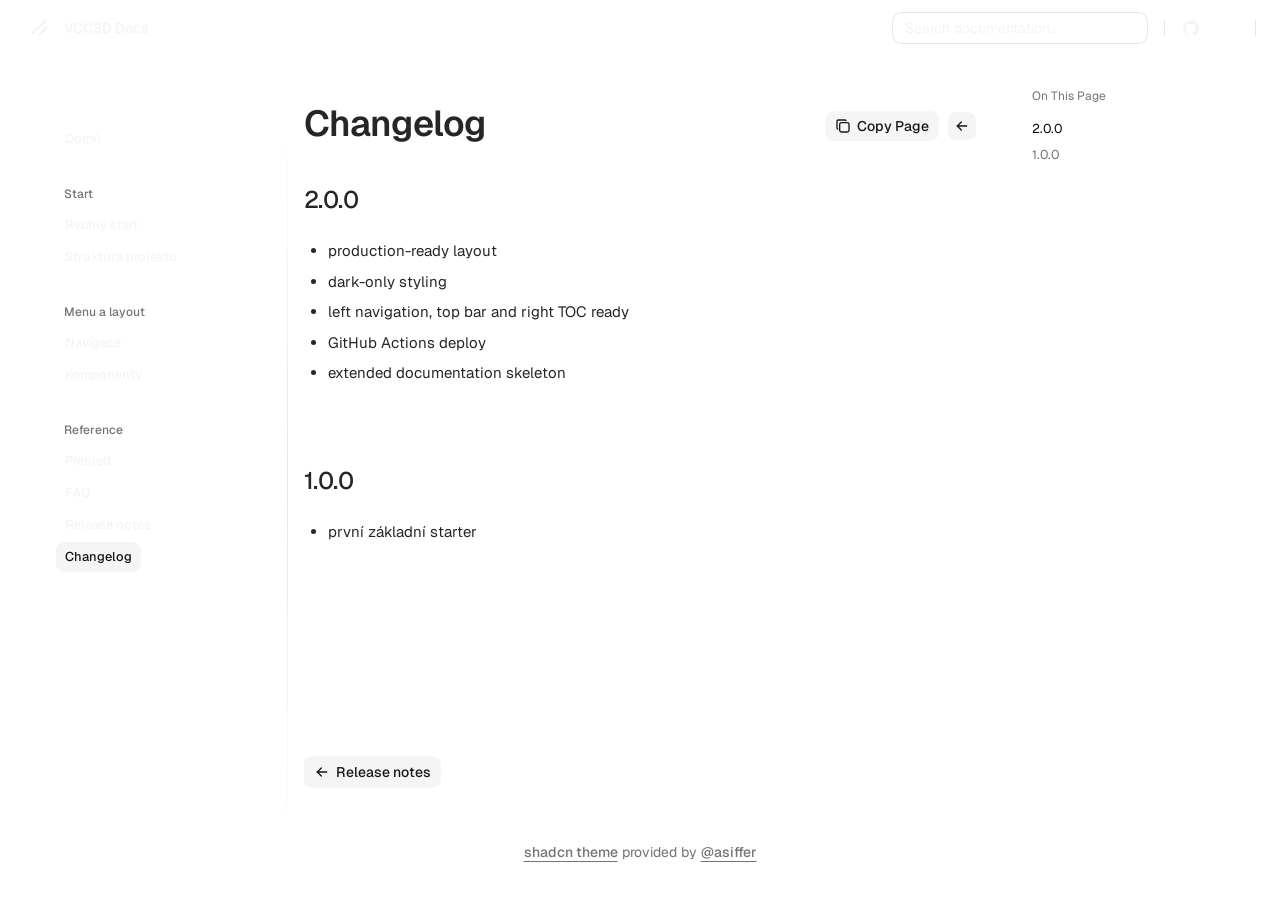
<file: changelog/index.html>
<!DOCTYPE html>

<html lang="en">

<head>
    <script>
        /* const base_url = "https://USERNAME.github.io/REPO/"; */
        const base_url = (new URL("..", window.location)).href.replace(/\/+$/, ""); /* for search plugin notably */
        /* const root_relative_url = ".."; */
    </script>
    <script integrity="sha384-m6cZ+Whl1ci89lidlu8DH4C+sZLNOYBvImtjUIhUK+iaNffXhqtbYgBVuuPfRsa0" src="../js/dark.js"></script>


    <meta charset="utf-8" />
    <meta content="width=device-width, initial-scale=1" name="viewport" />

    
    


<title>Changelog</title>









<link rel="canonical" href="https://USERNAME.github.io/REPO/changelog/">


<!-- Open Graph (Facebook, LinkedIn) -->

<meta property="og:title" content="Changelog">





<meta property="og:url" content="https://USERNAME.github.io/REPO/changelog/">






<!-- Twitter Card -->

<meta name="twitter:title" content="Changelog">






<!-- JSON-LD Structured Data -->



    
    <link href="../img/favicon.ico" rel="icon" />

    <link href="../css/base.css" rel="stylesheet" />
    <link href="../css/geist.css" rel="stylesheet" />

    

    <style>
        :root {
            --theme-accent: oklch(62.3% 0.214 259.815);
        }
    </style>
    <link href="../assets/custom.css" rel="stylesheet" />

    

    <script integrity="sha384-V2jkXRy811qODUbfkLlkVJYBbf4h6XHAEjcU6ReASBPrJvTrlYh4GrI4t6GCju6n"
        src="../js/callbacks.js"></script>

    

    

    

    
    <script>
    document.addEventListener("DOMContentLoaded", function () {
        document.querySelectorAll("a.headerlink").forEach(function (link) {
            link.addEventListener("click", function (e) {
                e.preventDefault();

                // Build the full URL with the anchor fragment
                const url = window.location.origin + window.location.pathname + this.getAttribute("href");

                navigator.clipboard.writeText(url).then(function () {
                    // Optional: brief visual feedback
                });
            });
        });
    });
</script>
    

    
    
</head>

<body
    class="text-foreground group/body overscroll-none font-sans antialiased [--footer-height:calc(var(--spacing)*14)] [--header-height:calc(var(--spacing)*14)] xl:[--footer-height:calc(var(--spacing)*24)] theme-default">
    <div class="bg-background relative z-10 flex min-h-svh flex-col" id="inner-body">
        <header class="bg-background sticky top-0 z-50 w-full" view-transition-name="header">
    <div class="container-wrapper 3xl:fixed:px-0 px-6">
        <div class="3xl:fixed:container flex h-(--header-height) items-center gap-2 **:data-[slot=separator]:!h-4">
            <button id="menu-button" data-slot="popover-trigger" onclick="onMobileMenuButtonClick(event)"
                class="group whitespace-nowrap rounded-md text-sm font-medium transition-all disabled:pointer-events-none disabled:opacity-50 [&amp;_svg]:pointer-events-none [&amp;_svg:not([class*='size-'])]:size-4 shrink-0 [&amp;_svg]:shrink-0 outline-none focus-visible:border-ring focus-visible:ring-ring/50 aria-invalid:ring-destructive/20 dark:aria-invalid:ring-destructive/40 aria-invalid:border-destructive hover:text-accent-foreground px-4 py-2 has-[&gt;svg]:px-3 extend-touch-target h-8 touch-manipulation items-center justify-start gap-2.5 !p-0 hover:bg-transparent focus-visible:bg-transparent focus-visible:ring-0 active:bg-transparent dark:hover:bg-transparent flex lg:hidden"
                type="button" aria-haspopup="dialog" aria-expanded="false" aria-controls="radix-«Rmplb»"
                data-state="closed">
                <div class="relative flex h-8 w-4 items-center justify-center">
                    <div class="relative size-4">
                        <!-- 16px x 16px -->
                        <svg xmlns="http://www.w3.org/2000/svg" viewBox="0 0 16 16" fill="none" stroke="currentColor"
                            stroke-width="2" stroke-linecap="round" stroke-linejoin="round">
                            <line x1="0" x2="16" y1="5" y2="5"
                                class="group-data-[state=open]:translate-y-[2.25px] group-data-[state=open]:-translate-x-[2.25px] group-data-[state=open]:rotate-45 transition-all duration-300 origin-center" />
                            <line x1="0" x2="16" y1="11" y2="11"
                                class="group-data-[state=open]:-translate-y-[2.25px] group-data-[state=open]:-translate-x-[2.25px] group-data-[state=open]:-rotate-45 transition-all duration-300 origin-center" />
                        </svg>
                    </div>

                    <span class="sr-only">Toggle Menu</span>
                </div>
                <span class="flex h-8 items-center text-lg leading-none font-medium">Menu</span>
            </button>
            <a data-slot="button"
                class="items-center justify-center gap-2 whitespace-nowrap rounded-md text-sm font-medium transition-all disabled:pointer-events-none disabled:opacity-50 [&_svg]:pointer-events-none [&_svg:not([class*='size-'])]:size-5 shrink-0 [&_svg]:shrink-0 outline-none focus-visible:border-ring focus-visible:ring-ring/50 focus-visible:ring-[3px] aria-invalid:ring-destructive/20 dark:aria-invalid:ring-destructive/40 aria-invalid:border-destructive hover:bg-accent hover:text-accent-foreground dark:hover:bg-accent/50 hidden h-8 lg:flex"
                href="https://USERNAME.github.io/REPO/">
                <span class="size-8 flex flex-row justify-center items-center">
                    

<svg xmlns="http://www.w3.org/2000/svg" viewBox="0 0 256 256"
    class="size-5">
    <rect width="256" height="256" fill="none"></rect>
    <line x1="208" y1="128" x2="128" y2="208" fill="none" stroke="currentColor" stroke-linecap="round"
        stroke-linejoin="round" stroke-width="32"></line>
    <line x1="192" y1="40" x2="40" y2="192" fill="none" stroke="currentColor" stroke-linecap="round"
        stroke-linejoin="round" stroke-width="32"></line>
</svg>


                </span>

                
                <h1 class="pr-2">VCCSD Docs</h1>
                
            </a>
            
            <div class="ml-auto flex items-center gap-2 md:flex-1 md:justify-end">
                <div class="hidden w-full flex-1 md:flex md:w-auto md:flex-none">
                    <div class="hidden w-full flex-1 md:flex md:w-auto md:flex-none">
    <button onclick="onSearchBarClick(event)" data-slot="dialog-trigger" data-variant="outline" data-size="default" class="inline-flex shrink-0 items-center gap-2 text-sm whitespace-nowrap transition-all outline-none focus-visible:border-ring focus-visible:ring-[3px] focus-visible:ring-ring/50 disabled:pointer-events-none disabled:opacity-50 aria-invalid:border-destructive aria-invalid:ring-destructive/20 dark:aria-invalid:ring-destructive/40 [&amp;_svg]:pointer-events-none [&amp;_svg]:shrink-0 [&amp;_svg:not([class*='size-'])]:size-4 border bg-background hover:text-accent-foreground dark:border-input dark:hover:bg-input/50 px-4 py-2 has-[&gt;svg]:px-3 relative h-8 w-full justify-start rounded-lg pl-3 font-normal text-foreground shadow-none hover:bg-muted/50 sm:pr-12 md:w-48 lg:w-56 xl:w-64 dark:bg-card" type="button" aria-haspopup="dialog" aria-expanded="false" aria-controls="radix-_r_1_" data-state="closed">
        <span class="hidden lg:inline-flex">Search documentation...</span>
        <span class="inline-flex lg:hidden">Search...</span>
    </button>
</div>
<dialog id="search-dialog" onclick="onSearchDialogClick(event)"
    class="fixed top-1/2 left-1/2 -translate-x-1/2 -translate-y-1/2 bg-background rounded-lg shadow-lg border overflow-hidden p-0">
    <div class="w-lg gap-4">
        <div class="flex h-full w-full flex-col overflow-hidden rounded-md bg-popover text-popover-foreground">
            <div data-slot="command-input-wrapper" class="flex h-9 items-center gap-2 border-b px-3"><svg
                    xmlns="http://www.w3.org/2000/svg" width="24" height="24" viewBox="0 0 24 24" fill="none"
                    stroke="currentColor" stroke-width="2" stroke-linecap="round" stroke-linejoin="round"
                    class="lucide lucide-search size-4 shrink-0 opacity-50">
                    <circle cx="11" cy="11" r="8"></circle>
                    <path d="m21 21-4.3-4.3"></path>
                </svg>
                <input data-slot="command-input"
                    class="placeholder:text-muted-foreground flex h-10 w-full rounded-md bg-transparent py-3 text-sm outline-hidden disabled:cursor-not-allowed disabled:opacity-50"
                    placeholder="Search documentation..." cmdk-input="" autocomplete="off" autocorrect="off"
                    spellcheck="false" aria-autocomplete="list" role="combobox" aria-expanded="true"
                    aria-controls="radix-«r1t6»" aria-labelledby="radix-«r1t7»" id="radix-«r1t8»" type="text" value=""
                    aria-activedescendant="radix-«r1th»" oninput="onInputHandler(event)">
            </div>
        </div>
        <div id="mkdocs-search-results">
            <!-- search results go there -->
        </div>
    </div>
</dialog>
<script>
    document.removeEventListener("keydown", searchShortcutHandler);
    document.addEventListener("keydown", searchShortcutHandler);
</script>
                </div>
                
                <div data-orientation="vertical" role="none" data-slot="separator"
                    class="bg-border shrink-0 data-[orientation=horizontal]:h-px data-[orientation=horizontal]:w-full data-[orientation=vertical]:h-full data-[orientation=vertical]:w-px ml-2 hidden lg:block">
                </div>
                <a target="_blank" rel="noreferrer" data-slot="button"
                    class="inline-flex items-center justify-center whitespace-nowrap text-sm font-medium transition-all disabled:pointer-events-none disabled:opacity-50 [&amp;_svg]:pointer-events-none [&amp;_svg:not([class*='size-'])]:size-4 shrink-0 [&amp;_svg]:shrink-0 outline-none focus-visible:border-ring focus-visible:ring-ring/50 focus-visible:ring-[3px] aria-invalid:ring-destructive/20 dark:aria-invalid:ring-destructive/40 aria-invalid:border-destructive hover:bg-accent hover:text-accent-foreground dark:hover:bg-accent/50 rounded-md gap-1.5 px-3 has-[&gt;svg]:px-2.5 h-8 shadow-none"
                    href="https://github.com/USERNAME/REPO">
                    <svg viewBox="0 0 438.549 438.549">
                        <path fill="currentColor"
                            d="M409.132 114.573c-19.608-33.596-46.205-60.194-79.798-79.8-33.598-19.607-70.277-29.408-110.063-29.408-39.781 0-76.472 9.804-110.063 29.408-33.596 19.605-60.192 46.204-79.8 79.8C9.803 148.168 0 184.854 0 224.63c0 47.78 13.94 90.745 41.827 128.906 27.884 38.164 63.906 64.572 108.063 79.227 5.14.954 8.945.283 11.419-1.996 2.475-2.282 3.711-5.14 3.711-8.562 0-.571-.049-5.708-.144-15.417a2549.81 2549.81 0 01-.144-25.406l-6.567 1.136c-4.187.767-9.469 1.092-15.846 1-6.374-.089-12.991-.757-19.842-1.999-6.854-1.231-13.229-4.086-19.13-8.559-5.898-4.473-10.085-10.328-12.56-17.556l-2.855-6.57c-1.903-4.374-4.899-9.233-8.992-14.559-4.093-5.331-8.232-8.945-12.419-10.848l-1.999-1.431c-1.332-.951-2.568-2.098-3.711-3.429-1.142-1.331-1.997-2.663-2.568-3.997-.572-1.335-.098-2.43 1.427-3.289 1.525-.859 4.281-1.276 8.28-1.276l5.708.853c3.807.763 8.516 3.042 14.133 6.851 5.614 3.806 10.229 8.754 13.846 14.842 4.38 7.806 9.657 13.754 15.846 17.847 6.184 4.093 12.419 6.136 18.699 6.136 6.28 0 11.704-.476 16.274-1.423 4.565-.952 8.848-2.383 12.847-4.285 1.713-12.758 6.377-22.559 13.988-29.41-10.848-1.14-20.601-2.857-29.264-5.14-8.658-2.286-17.605-5.996-26.835-11.14-9.235-5.137-16.896-11.516-22.985-19.126-6.09-7.614-11.088-17.61-14.987-29.979-3.901-12.374-5.852-26.648-5.852-42.826 0-23.035 7.52-42.637 22.557-58.817-7.044-17.318-6.379-36.732 1.997-58.24 5.52-1.715 13.706-.428 24.554 3.853 10.85 4.283 18.794 7.952 23.84 10.994 5.046 3.041 9.089 5.618 12.135 7.708 17.705-4.947 35.976-7.421 54.818-7.421s37.117 2.474 54.823 7.421l10.849-6.849c7.419-4.57 16.18-8.758 26.262-12.565 10.088-3.805 17.802-4.853 23.134-3.138 8.562 21.509 9.325 40.922 2.279 58.24 15.036 16.18 22.559 35.787 22.559 58.817 0 16.178-1.958 30.497-5.853 42.966-3.9 12.471-8.941 22.457-15.125 29.979-6.191 7.521-13.901 13.85-23.131 18.986-9.232 5.14-18.182 8.85-26.84 11.136-8.662 2.286-18.415 4.004-29.263 5.146 9.894 8.562 14.842 22.077 14.842 40.539v60.237c0 3.422 1.19 6.279 3.572 8.562 2.379 2.279 6.136 2.95 11.276 1.995 44.163-14.653 80.185-41.062 108.068-79.226 27.88-38.161 41.825-81.126 41.825-128.906-.01-39.771-9.818-76.454-29.414-110.049z">
                        </path>
                    </svg>
                    
                    <span id="stargazers" class="text-muted-foreground w-8 text-xs tabular-nums" onload="test()">
                    </span>
                    
                </a>
                
                <div data-orientation="vertical" role="none" data-slot="separator"
                    class="bg-border shrink-0 data-[orientation=horizontal]:h-px data-[orientation=horizontal]:w-full data-[orientation=vertical]:h-full data-[orientation=vertical]:w-px 3xl:flex hidden">
                </div>
                
                <button data-slot="button"
                    class="items-center justify-center gap-2 whitespace-nowrap rounded-md text-sm font-medium transition-all disabled:pointer-events-none disabled:opacity-50 [&amp;_svg]:pointer-events-none [&amp;_svg:not([class*='size-'])]:size-4 shrink-0 [&amp;_svg]:shrink-0 outline-none focus-visible:border-ring focus-visible:ring-ring/50 focus-visible:ring-[3px] aria-invalid:ring-destructive/20 dark:aria-invalid:ring-destructive/40 aria-invalid:border-destructive hover:bg-accent hover:text-accent-foreground dark:hover:bg-accent/50 size-8 3xl:flex hidden"
                    title="Toggle layout" onclick="toggleLayout(event)">
                    <span class="sr-only">Toggle layout</span>
                    <svg xmlns="http://www.w3.org/2000/svg" width="24" height="24" viewBox="0 0 24 24" fill="none"
                        stroke="currentColor" stroke-width="2" stroke-linecap="round" stroke-linejoin="round"
                        class="lucide lucide-gallery-horizontal">
                        <path d="M2 3v18"></path>
                        <rect width="12" height="18" x="6" y="3" rx="2"></rect>
                        <path d="M22 3v18"></path>
                    </svg>
                </button>
                <div data-orientation="vertical" role="none" data-slot="separator"
                    class="bg-border shrink-0 data-[orientation=horizontal]:h-px data-[orientation=horizontal]:w-full data-[orientation=vertical]:h-full data-[orientation=vertical]:w-px">
                </div>
                <button data-slot="button"
                    class="inline-flex items-center justify-center gap-2 whitespace-nowrap rounded-md text-sm font-medium transition-all disabled:pointer-events-none disabled:opacity-50 [&amp;_svg]:pointer-events-none [&amp;_svg:not([class*='size-'])]:size-4 shrink-0 [&amp;_svg]:shrink-0 outline-none focus-visible:border-ring focus-visible:ring-ring/50 focus-visible:ring-[3px] aria-invalid:ring-destructive/20 dark:aria-invalid:ring-destructive/40 aria-invalid:border-destructive hover:bg-accent hover:text-accent-foreground dark:hover:bg-accent/50 group/toggle extend-touch-target size-8"
                    title="Toggle theme" onclick="onThemeSwitch(event)">
                    <svg xmlns="http://www.w3.org/2000/svg" width="24" height="24" viewBox="0 0 24 24" fill="none"
                        stroke="currentColor" stroke-width="2" stroke-linecap="round" stroke-linejoin="round"
                        class="size-4.5">
                        <path stroke="none" d="M0 0h24v24H0z" fill="none"></path>
                        <path d="M12 12m-9 0a9 9 0 1 0 18 0a9 9 0 1 0 -18 0"></path>
                        <path d="M12 3l0 18"></path>
                        <path d="M12 9l4.65 -4.65"></path>
                        <path d="M12 14.3l7.37 -7.37"></path>
                        <path d="M12 19.6l8.85 -8.85"></path>
                    </svg>
                    <span class="sr-only">Toggle theme</span>
                </button>
            </div>
        </div>
    </div>
</header>
        <main class="flex flex-1 flex-col">
            <div class="container-wrapper flex flex-1 flex-col px-2">
                <div class="group/sidebar-wrapper has-data-[variant=inset]:bg-sidebar flex w-full 3xl:fixed:container 3xl:fixed:px-3 min-h-min flex-1 items-start px-0 [--sidebar-width:220px] [--top-spacing:0] lg:grid lg:grid-cols-[var(--sidebar-width)_minmax(0,1fr)] lg:[--sidebar-width:240px] lg:[--top-spacing:calc(var(--spacing)*4)]"
                    data-slot="sidebar-wrapper"
                    style="--sidebar-width:calc(var(--spacing) * 72);--sidebar-width-icon:3rem;">
                    <div class="w-(--sidebar-width) flex-col text-sidebar-foreground sticky top-[calc(var(--header-height)+0.6rem)] z-30 hidden h-[calc(100svh-10rem)] overscroll-none bg-transparent [--sidebar-menu-width:--spacing(56)] lg:flex"
                        data-slot="sidebar">
                        <div class="h-9"></div>
                        <div
                            class="absolute top-8 z-10 h-8 w-(--sidebar-menu-width) shrink-0 bg-gradient-to-b from-background via-background/80 to-background/50 blur-xs">
                        </div>
                        <div
                            class="absolute top-12 right-2 bottom-0 hidden h-full w-px bg-gradient-to-b from-transparent via-border to-transparent lg:flex">
                        </div>
                        <div class="flex min-h-0 flex-1 flex-col gap-2 overflow-auto group-data-[collapsible=icon]:overflow-hidden mx-auto no-scrollbar w-(--sidebar-menu-width) overflow-x-hidden px-2"
                            data-sidebar="content" data-slot="sidebar-content" view-transition-name="sidebar">
                            











<div data-slot="sidebar-group" data-sidebar="group" class="relative flex w-full min-w-0 flex-col p-2 pt-6">
    <div data-slot="sidebar-group-content" data-sidebar="group-content" class="w-full text-sm">
        <ul data-slot="sidebar-menu" data-sidebar="menu" class="flex w-full min-w-0 flex-col gap-0.5">
            
            
            
            <li data-slot="sidebar-menu-item" data-sidebar="menu-item" class="group/menu-item relative">
    <a data-slot="sidebar-menu-button" data-active="false" data-sidebar="menu-button"
        data-size="default" href=".."
        class="peer/menu-button flex items-center gap-2 rounded-md p-2 text-left ring-sidebar-ring outline-hidden transition-[width,height,padding] group-has-data-[sidebar=menu-action]/menu-item:pr-8 group-data-[collapsible=icon]:size-8! group-data-[collapsible=icon]:p-2! focus-visible:ring-2 active:bg-sidebar-accent active:text-sidebar-accent-foreground disabled:pointer-events-none disabled:opacity-50 aria-disabled:pointer-events-none aria-disabled:opacity-50 data-[active=true]:font-medium data-[active=true]:text-sidebar-accent-foreground data-[state=open]:hover:bg-sidebar-accent data-[state=open]:hover:text-sidebar-accent-foreground [&>span:last-child]:truncate [&>svg]:size-4 [&>svg]:shrink-0 hover:bg-sidebar-accent hover:text-sidebar-accent-foreground relative h-[30px] w-fit overflow-visible border border-transparent text-[0.8rem] font-medium after:absolute after:inset-x-0 after:-inset-y-1 after:z-0 after:rounded-md data-[active=true]:border-accent data-[active=true]:bg-accent 3xl:fixed:w-full 3xl:fixed:max-w-48">

        
        Domů
        

        

        

        
    </a>
</li>
            
            
        </ul>
    </div>
</div>




<div data-slot="sidebar-group" data-sidebar="group" class="relative flex w-full min-w-0 flex-col p-2">
    <div data-slot="sidebar-group-label" data-sidebar="group-label"
        class="flex h-8 shrink-0 items-center rounded-md px-2 text-xs ring-sidebar-ring outline-hidden transition-[margin,opacity] duration-200 ease-linear focus-visible:ring-2 [&>svg]:size-4 [&>svg]:shrink-0 group-data-[collapsible=icon]:-mt-8 group-data-[collapsible=icon]:opacity-0 font-medium text-muted-foreground">
        Start</div>
    <div data-slot="sidebar-group-content" data-sidebar="group-content" class="w-full text-sm">
        <ul data-slot="sidebar-menu" data-sidebar="menu" class="flex w-full min-w-0 flex-col gap-0.5">
            
            
            <li data-slot="sidebar-menu-item" data-sidebar="menu-item" class="group/menu-item relative">
    <a data-slot="sidebar-menu-button" data-active="false" data-sidebar="menu-button"
        data-size="default" href="../getting-started/"
        class="peer/menu-button flex items-center gap-2 rounded-md p-2 text-left ring-sidebar-ring outline-hidden transition-[width,height,padding] group-has-data-[sidebar=menu-action]/menu-item:pr-8 group-data-[collapsible=icon]:size-8! group-data-[collapsible=icon]:p-2! focus-visible:ring-2 active:bg-sidebar-accent active:text-sidebar-accent-foreground disabled:pointer-events-none disabled:opacity-50 aria-disabled:pointer-events-none aria-disabled:opacity-50 data-[active=true]:font-medium data-[active=true]:text-sidebar-accent-foreground data-[state=open]:hover:bg-sidebar-accent data-[state=open]:hover:text-sidebar-accent-foreground [&>span:last-child]:truncate [&>svg]:size-4 [&>svg]:shrink-0 hover:bg-sidebar-accent hover:text-sidebar-accent-foreground relative h-[30px] w-fit overflow-visible border border-transparent text-[0.8rem] font-medium after:absolute after:inset-x-0 after:-inset-y-1 after:z-0 after:rounded-md data-[active=true]:border-accent data-[active=true]:bg-accent 3xl:fixed:w-full 3xl:fixed:max-w-48">

        
        Rychlý start
        

        

        

        
    </a>
</li>
            
            
            
            <li data-slot="sidebar-menu-item" data-sidebar="menu-item" class="group/menu-item relative">
    <a data-slot="sidebar-menu-button" data-active="false" data-sidebar="menu-button"
        data-size="default" href="../architecture/"
        class="peer/menu-button flex items-center gap-2 rounded-md p-2 text-left ring-sidebar-ring outline-hidden transition-[width,height,padding] group-has-data-[sidebar=menu-action]/menu-item:pr-8 group-data-[collapsible=icon]:size-8! group-data-[collapsible=icon]:p-2! focus-visible:ring-2 active:bg-sidebar-accent active:text-sidebar-accent-foreground disabled:pointer-events-none disabled:opacity-50 aria-disabled:pointer-events-none aria-disabled:opacity-50 data-[active=true]:font-medium data-[active=true]:text-sidebar-accent-foreground data-[state=open]:hover:bg-sidebar-accent data-[state=open]:hover:text-sidebar-accent-foreground [&>span:last-child]:truncate [&>svg]:size-4 [&>svg]:shrink-0 hover:bg-sidebar-accent hover:text-sidebar-accent-foreground relative h-[30px] w-fit overflow-visible border border-transparent text-[0.8rem] font-medium after:absolute after:inset-x-0 after:-inset-y-1 after:z-0 after:rounded-md data-[active=true]:border-accent data-[active=true]:bg-accent 3xl:fixed:w-full 3xl:fixed:max-w-48">

        
        Struktura projektu
        

        

        

        
    </a>
</li>
            
            
        </ul>
    </div>
</div>



<div data-slot="sidebar-group" data-sidebar="group" class="relative flex w-full min-w-0 flex-col p-2">
    <div data-slot="sidebar-group-label" data-sidebar="group-label"
        class="flex h-8 shrink-0 items-center rounded-md px-2 text-xs ring-sidebar-ring outline-hidden transition-[margin,opacity] duration-200 ease-linear focus-visible:ring-2 [&>svg]:size-4 [&>svg]:shrink-0 group-data-[collapsible=icon]:-mt-8 group-data-[collapsible=icon]:opacity-0 font-medium text-muted-foreground">
        Menu a layout</div>
    <div data-slot="sidebar-group-content" data-sidebar="group-content" class="w-full text-sm">
        <ul data-slot="sidebar-menu" data-sidebar="menu" class="flex w-full min-w-0 flex-col gap-0.5">
            
            
            <li data-slot="sidebar-menu-item" data-sidebar="menu-item" class="group/menu-item relative">
    <a data-slot="sidebar-menu-button" data-active="false" data-sidebar="menu-button"
        data-size="default" href="../navigation/"
        class="peer/menu-button flex items-center gap-2 rounded-md p-2 text-left ring-sidebar-ring outline-hidden transition-[width,height,padding] group-has-data-[sidebar=menu-action]/menu-item:pr-8 group-data-[collapsible=icon]:size-8! group-data-[collapsible=icon]:p-2! focus-visible:ring-2 active:bg-sidebar-accent active:text-sidebar-accent-foreground disabled:pointer-events-none disabled:opacity-50 aria-disabled:pointer-events-none aria-disabled:opacity-50 data-[active=true]:font-medium data-[active=true]:text-sidebar-accent-foreground data-[state=open]:hover:bg-sidebar-accent data-[state=open]:hover:text-sidebar-accent-foreground [&>span:last-child]:truncate [&>svg]:size-4 [&>svg]:shrink-0 hover:bg-sidebar-accent hover:text-sidebar-accent-foreground relative h-[30px] w-fit overflow-visible border border-transparent text-[0.8rem] font-medium after:absolute after:inset-x-0 after:-inset-y-1 after:z-0 after:rounded-md data-[active=true]:border-accent data-[active=true]:bg-accent 3xl:fixed:w-full 3xl:fixed:max-w-48">

        
        Navigace
        

        

        

        
    </a>
</li>
            
            
            
            <li data-slot="sidebar-menu-item" data-sidebar="menu-item" class="group/menu-item relative">
    <a data-slot="sidebar-menu-button" data-active="false" data-sidebar="menu-button"
        data-size="default" href="../components/"
        class="peer/menu-button flex items-center gap-2 rounded-md p-2 text-left ring-sidebar-ring outline-hidden transition-[width,height,padding] group-has-data-[sidebar=menu-action]/menu-item:pr-8 group-data-[collapsible=icon]:size-8! group-data-[collapsible=icon]:p-2! focus-visible:ring-2 active:bg-sidebar-accent active:text-sidebar-accent-foreground disabled:pointer-events-none disabled:opacity-50 aria-disabled:pointer-events-none aria-disabled:opacity-50 data-[active=true]:font-medium data-[active=true]:text-sidebar-accent-foreground data-[state=open]:hover:bg-sidebar-accent data-[state=open]:hover:text-sidebar-accent-foreground [&>span:last-child]:truncate [&>svg]:size-4 [&>svg]:shrink-0 hover:bg-sidebar-accent hover:text-sidebar-accent-foreground relative h-[30px] w-fit overflow-visible border border-transparent text-[0.8rem] font-medium after:absolute after:inset-x-0 after:-inset-y-1 after:z-0 after:rounded-md data-[active=true]:border-accent data-[active=true]:bg-accent 3xl:fixed:w-full 3xl:fixed:max-w-48">

        
        Komponenty
        

        

        

        
    </a>
</li>
            
            
        </ul>
    </div>
</div>



<div data-slot="sidebar-group" data-sidebar="group" class="relative flex w-full min-w-0 flex-col p-2">
    <div data-slot="sidebar-group-label" data-sidebar="group-label"
        class="flex h-8 shrink-0 items-center rounded-md px-2 text-xs ring-sidebar-ring outline-hidden transition-[margin,opacity] duration-200 ease-linear focus-visible:ring-2 [&>svg]:size-4 [&>svg]:shrink-0 group-data-[collapsible=icon]:-mt-8 group-data-[collapsible=icon]:opacity-0 font-medium text-muted-foreground">
        Reference</div>
    <div data-slot="sidebar-group-content" data-sidebar="group-content" class="w-full text-sm">
        <ul data-slot="sidebar-menu" data-sidebar="menu" class="flex w-full min-w-0 flex-col gap-0.5">
            
            
            <li data-slot="sidebar-menu-item" data-sidebar="menu-item" class="group/menu-item relative">
    <a data-slot="sidebar-menu-button" data-active="false" data-sidebar="menu-button"
        data-size="default" href="../reference/"
        class="peer/menu-button flex items-center gap-2 rounded-md p-2 text-left ring-sidebar-ring outline-hidden transition-[width,height,padding] group-has-data-[sidebar=menu-action]/menu-item:pr-8 group-data-[collapsible=icon]:size-8! group-data-[collapsible=icon]:p-2! focus-visible:ring-2 active:bg-sidebar-accent active:text-sidebar-accent-foreground disabled:pointer-events-none disabled:opacity-50 aria-disabled:pointer-events-none aria-disabled:opacity-50 data-[active=true]:font-medium data-[active=true]:text-sidebar-accent-foreground data-[state=open]:hover:bg-sidebar-accent data-[state=open]:hover:text-sidebar-accent-foreground [&>span:last-child]:truncate [&>svg]:size-4 [&>svg]:shrink-0 hover:bg-sidebar-accent hover:text-sidebar-accent-foreground relative h-[30px] w-fit overflow-visible border border-transparent text-[0.8rem] font-medium after:absolute after:inset-x-0 after:-inset-y-1 after:z-0 after:rounded-md data-[active=true]:border-accent data-[active=true]:bg-accent 3xl:fixed:w-full 3xl:fixed:max-w-48">

        
        Přehled
        

        

        

        
    </a>
</li>
            
            
            
            <li data-slot="sidebar-menu-item" data-sidebar="menu-item" class="group/menu-item relative">
    <a data-slot="sidebar-menu-button" data-active="false" data-sidebar="menu-button"
        data-size="default" href="../faq/"
        class="peer/menu-button flex items-center gap-2 rounded-md p-2 text-left ring-sidebar-ring outline-hidden transition-[width,height,padding] group-has-data-[sidebar=menu-action]/menu-item:pr-8 group-data-[collapsible=icon]:size-8! group-data-[collapsible=icon]:p-2! focus-visible:ring-2 active:bg-sidebar-accent active:text-sidebar-accent-foreground disabled:pointer-events-none disabled:opacity-50 aria-disabled:pointer-events-none aria-disabled:opacity-50 data-[active=true]:font-medium data-[active=true]:text-sidebar-accent-foreground data-[state=open]:hover:bg-sidebar-accent data-[state=open]:hover:text-sidebar-accent-foreground [&>span:last-child]:truncate [&>svg]:size-4 [&>svg]:shrink-0 hover:bg-sidebar-accent hover:text-sidebar-accent-foreground relative h-[30px] w-fit overflow-visible border border-transparent text-[0.8rem] font-medium after:absolute after:inset-x-0 after:-inset-y-1 after:z-0 after:rounded-md data-[active=true]:border-accent data-[active=true]:bg-accent 3xl:fixed:w-full 3xl:fixed:max-w-48">

        
        FAQ
        

        

        

        
    </a>
</li>
            
            
            
            <li data-slot="sidebar-menu-item" data-sidebar="menu-item" class="group/menu-item relative">
    <a data-slot="sidebar-menu-button" data-active="false" data-sidebar="menu-button"
        data-size="default" href="../releases/"
        class="peer/menu-button flex items-center gap-2 rounded-md p-2 text-left ring-sidebar-ring outline-hidden transition-[width,height,padding] group-has-data-[sidebar=menu-action]/menu-item:pr-8 group-data-[collapsible=icon]:size-8! group-data-[collapsible=icon]:p-2! focus-visible:ring-2 active:bg-sidebar-accent active:text-sidebar-accent-foreground disabled:pointer-events-none disabled:opacity-50 aria-disabled:pointer-events-none aria-disabled:opacity-50 data-[active=true]:font-medium data-[active=true]:text-sidebar-accent-foreground data-[state=open]:hover:bg-sidebar-accent data-[state=open]:hover:text-sidebar-accent-foreground [&>span:last-child]:truncate [&>svg]:size-4 [&>svg]:shrink-0 hover:bg-sidebar-accent hover:text-sidebar-accent-foreground relative h-[30px] w-fit overflow-visible border border-transparent text-[0.8rem] font-medium after:absolute after:inset-x-0 after:-inset-y-1 after:z-0 after:rounded-md data-[active=true]:border-accent data-[active=true]:bg-accent 3xl:fixed:w-full 3xl:fixed:max-w-48">

        
        Release notes
        

        

        

        
    </a>
</li>
            
            
            
            <li data-slot="sidebar-menu-item" data-sidebar="menu-item" class="group/menu-item relative">
    <a data-slot="sidebar-menu-button" data-active="true" data-sidebar="menu-button"
        data-size="default" href="./"
        class="peer/menu-button flex items-center gap-2 rounded-md p-2 text-left ring-sidebar-ring outline-hidden transition-[width,height,padding] group-has-data-[sidebar=menu-action]/menu-item:pr-8 group-data-[collapsible=icon]:size-8! group-data-[collapsible=icon]:p-2! focus-visible:ring-2 active:bg-sidebar-accent active:text-sidebar-accent-foreground disabled:pointer-events-none disabled:opacity-50 aria-disabled:pointer-events-none aria-disabled:opacity-50 data-[active=true]:font-medium data-[active=true]:text-sidebar-accent-foreground data-[state=open]:hover:bg-sidebar-accent data-[state=open]:hover:text-sidebar-accent-foreground [&>span:last-child]:truncate [&>svg]:size-4 [&>svg]:shrink-0 hover:bg-sidebar-accent hover:text-sidebar-accent-foreground relative h-[30px] w-fit overflow-visible border border-transparent text-[0.8rem] font-medium after:absolute after:inset-x-0 after:-inset-y-1 after:z-0 after:rounded-md data-[active=true]:border-accent data-[active=true]:bg-accent 3xl:fixed:w-full 3xl:fixed:max-w-48">

        
        Changelog
        

        

        

        
    </a>
</li>
            
            
        </ul>
    </div>
</div>





<div
    class="sticky -bottom-1 z-10 h-16 shrink-0 bg-gradient-to-t from-background via-background/80 to-background/50 blur-xs">
</div>

                        </div>
                    </div>
                    <div class="h-full w-full">
                        <div class="flex items-stretch text-[1.05rem] sm:text-[15px] xl:w-full" data-slot="docs">

                            <div class="flex min-w-0 flex-1 flex-col">
                                <div class="h-(--top-spacing) shrink-0"></div>
                                
                                
                                <article class="w-full" view-transition-name="page">
  <div class="flex flex-col gap-2">
    <div class="flex flex-col gap-2">
      <div id="page-header" class="flex items-start justify-between">
        <h1 class="scroll-m-20 text-4xl font-semibold tracking-tight sm:text-3xl xl:text-4xl">
          Changelog
        </h1>

        <div class="flex items-center gap-2 pt-1.5">
          <button
    onclick="fetch(`https://USERNAME.github.io/REPO/changelog.md`).then((r) => r.blob()).then((blob) => navigator.clipboard.write([new ClipboardItem({ 'text/plain': blob })]))"
    data-slot="button" class="secondary cursor-pointer">
    <svg xmlns="http://www.w3.org/2000/svg" width="24" height="24" viewBox="0 0 24 24" fill="none" stroke="currentColor"
        stroke-width="2" stroke-linecap="round" stroke-linejoin="round" class="tabler-icon tabler-icon-copy ">
        <path
            d="M7 7m0 2.667a2.667 2.667 0 0 1 2.667 -2.667h8.666a2.667 2.667 0 0 1 2.667 2.667v8.666a2.667 2.667 0 0 1 -2.667 2.667h-8.666a2.667 2.667 0 0 1 -2.667 -2.667z">
        </path>
        <path d="M4.012 16.737a2.005 2.005 0 0 1 -1.012 -1.737v-10c0 -1.1 .9 -2 2 -2h10c.75 0 1.158 .385 1.5 1"></path>
    </svg>
    <span class="max-md:hidden">Copy Page</span>
</button>
          
          <a data-slot="button" id="previous-button"
            class="inline-flex items-center justify-center gap-2 whitespace-nowrap rounded-md text-sm font-medium transition-all disabled:pointer-events-none disabled:opacity-50 [&amp;_svg]:pointer-events-none [&amp;_svg:not([class*='size-'])]:size-4 shrink-0 [&amp;_svg]:shrink-0 outline-none focus-visible:border-ring focus-visible:ring-ring/50 focus-visible:ring-[3px] aria-invalid:ring-destructive/20 dark:aria-invalid:ring-destructive/40 aria-invalid:border-destructive bg-secondary text-secondary-foreground hover:bg-secondary/80 extend-touch-target size-8 shadow-none md:size-7"
            href="../releases/">
            <svg xmlns="http://www.w3.org/2000/svg" width="24" height="24" viewBox="0 0 24 24" fill="none"
              stroke="currentColor" stroke-width="2" stroke-linecap="round" stroke-linejoin="round"
              class="tabler-icon tabler-icon-arrow-left">
              <path d="M5 12l14 0"></path>
              <path d="M5 12l6 6"></path>
              <path d="M5 12l6 -6"></path>
            </svg>
            <span class="sr-only">Previous</span>
          </a>
          
          
        </div>
      </div>
      
    </div>
    <div class="flex justify-end items-center">
      
      
    </div>
  </div>
  <div class="typography w-full flex-1 *:data-[slot=alert]:first:mt-0">
    <h2 id="200">2.0.0<a class="headerlink" href="#200" title="Permanent link">&para;</a></h2>
<ul>
<li>production-ready layout</li>
<li>dark-only styling</li>
<li>left navigation, top bar and right TOC ready</li>
<li>GitHub Actions deploy</li>
<li>extended documentation skeleton</li>
</ul>
<h2 id="100">1.0.0<a class="headerlink" href="#100" title="Permanent link">&para;</a></h2>
<ul>
<li>první základní starter</li>
</ul>
  </div>
  
  <script>
    document.querySelectorAll('article h2, article h3').forEach((header) => {
      toc.observer.observe(header);
    });
  </script>
</article>
                                <div class="mx-auto flex flex-wrap h-16 w-full max-w-2xl items-center gap-2 px-4 md:px-0">
    
    <a data-slot="button"
        class="inline-flex items-center justify-center whitespace-nowrap text-sm font-medium transition-all disabled:pointer-events-none disabled:opacity-50 [&amp;_svg]:pointer-events-none [&amp;_svg:not([class*='size-'])]:size-4 shrink-0 [&amp;_svg]:shrink-0 outline-none focus-visible:border-ring focus-visible:ring-ring/50 focus-visible:ring-[3px] aria-invalid:ring-destructive/20 dark:aria-invalid:ring-destructive/40 aria-invalid:border-destructive bg-secondary text-secondary-foreground hover:bg-secondary/80 h-8 rounded-md gap-1.5 px-3 has-[&gt;svg]:px-2.5 shadow-none"
        href="../releases/">
        <svg xmlns="http://www.w3.org/2000/svg" width="24" height="24" viewBox="0 0 24 24" fill="none"
            stroke="currentColor" stroke-width="2" stroke-linecap="round" stroke-linejoin="round"
            class="tabler-icon tabler-icon-arrow-left ">
            <path d="M5 12l14 0"></path>
            <path d="M5 12l6 6"></path>
            <path d="M5 12l6 -6"></path>
        </svg>
        <span class="max-[500px]:hidden">Release notes</span>
    </a>
    
    
</div>
                                
                                
                            </div>
                            
                            <dialog id="bottom-sidebar" onclick="onBottomSidebarDialogClick(event)" class="bg-transparent"
    style="position: fixed; left: 0px; top: 0px; transform: translate(0px, 58px); min-width: max-content; --radix-popper-transform-origin: 0% 0px; will-change: transform; z-index: 50; --radix-popper-available-width: 504px; --radix-popper-available-height: 857px; --radix-popper-anchor-width: 72.94999694824219px; --radix-popper-anchor-height: 32px;">
    <div data-side="bottom" data-align="start" data-state="open" role="dialog" data-slot="popover-content"
        class="text-popover-foreground data-[state=open]:animate-in data-[state=closed]:animate-out data-[state=closed]:fade-out-0 data-[state=open]:fade-in-0 data-[state=closed]:zoom-out-95 data-[state=open]:zoom-in-95 data-[side=bottom]:slide-in-from-top-2 data-[side=left]:slide-in-from-right-2 data-[side=right]:slide-in-from-left-2 data-[side=top]:slide-in-from-bottom-2 z-50 origin-(--radix-popover-content-transform-origin) border outline-hidden bg-background/90 no-scrollbar h-(--radix-popper-available-height) w-(--radix-popper-available-width) overflow-y-auto rounded-none border-none p-0 shadow-none backdrop-blur duration-100"
        style="--radix-popover-content-transform-origin: var(--radix-popper-transform-origin); --radix-popover-content-available-width: var(--radix-popper-available-width); --radix-popover-content-available-height: var(--radix-popper-available-height); --radix-popover-trigger-width: var(--radix-popper-anchor-width); --radix-popover-trigger-height: var(--radix-popper-anchor-height);"
        tabindex="-1">
        <div class="flex flex-col gap-12 overflow-auto px-6 py-6">
            
            
            

            
            <div class="flex flex-col gap-4">
                <div class="text-muted-foreground text-sm font-medium">Menu</div>
                <div class="flex flex-col gap-3">
                    
                    <a class="text-2xl font-medium" href="..">
                        
                        Domů
                        
                    </a>
                    
                </div>
            </div>
            

            
            <div class="flex flex-col gap-8">
                
                <div class="flex flex-col gap-4">
                    <div class="text-muted-foreground text-sm font-medium">Start</div>
                    
                    <div class="flex flex-col gap-3">
                        
                        <a class="text-2xl font-medium" href="../getting-started/">
                            
                            Rychlý start
                            
                        </a>
                        
                        <a class="text-2xl font-medium" href="../architecture/">
                            
                            Struktura projektu
                            
                        </a>
                        
                    </div>
                    
                </div>
                
                <div class="flex flex-col gap-4">
                    <div class="text-muted-foreground text-sm font-medium">Menu a layout</div>
                    
                    <div class="flex flex-col gap-3">
                        
                        <a class="text-2xl font-medium" href="../navigation/">
                            
                            Navigace
                            
                        </a>
                        
                        <a class="text-2xl font-medium" href="../components/">
                            
                            Komponenty
                            
                        </a>
                        
                    </div>
                    
                </div>
                
                <div class="flex flex-col gap-4">
                    <div class="text-muted-foreground text-sm font-medium">Reference</div>
                    
                    <div class="flex flex-col gap-3">
                        
                        <a class="text-2xl font-medium" href="../reference/">
                            
                            Přehled
                            
                        </a>
                        
                        <a class="text-2xl font-medium" href="../faq/">
                            
                            FAQ
                            
                        </a>
                        
                        <a class="text-2xl font-medium" href="../releases/">
                            
                            Release notes
                            
                        </a>
                        
                        <a class="text-2xl font-medium" href="./">
                            
                            Changelog
                            
                        </a>
                        
                    </div>
                    
                </div>
                
            </div>
            
            

        </div>
    </div>
</dialog>
                            <div
                                class="sticky top-[calc(var(--header-height)+1px)] ml-auto hidden h-[calc(100svh-var(--header-height)-var(--footer-height))] w-72 flex-col gap-4 overflow-hidden overscroll-none pb-8 xl:flex">
                                <div class="h-(--top-spacing) shrink-0"></div>
                                
                                
                                <div id="toc" view-transition-name="toc" class="no-scrollbar overflow-y-auto px-8">
    <div class="flex flex-col gap-2 p-4 pt-0 text-sm">
        <p class="text-muted-foreground bg-background sticky top-0 h-6 text-xs">On This Page</p>
        
        
        
        
        <a href="#200"
            class="text-muted-foreground hover:text-foreground data-[active=true]:text-foreground text-[0.8rem] no-underline transition-colors data-[depth=3]:pl-4 data-[depth=4]:pl-6"
            data-active="false" data-depth="2" onClick="deferSetActiveTocLink('#200');">
            2.0.0
        </a>
        

        
        <a href="#100"
            class="text-muted-foreground hover:text-foreground data-[active=true]:text-foreground text-[0.8rem] no-underline transition-colors data-[depth=3]:pl-4 data-[depth=4]:pl-6"
            data-active="false" data-depth="2" onClick="deferSetActiveTocLink('#100');">
            1.0.0
        </a>
        

        
        
        
        

    </div>
    <div class="h-12"></div>

</div>
                                
                                
                            </div>

                        </div>
                    </div>
                </div>
            </div>
        </main>
        <footer view-transition-name="footer"
    class="group-has-[.section-soft]/body:bg-surface/40 3xl:fixed:bg-transparent dark:bg-transparent">
    <div class="container-wrapper px-4 xl:px-6">
        <div class="flex h-(--footer-height) items-center justify-between">
            <div class="text-muted-foreground w-full text-center text-xs leading-loose sm:text-sm">
                
                <a href="https://github.com/asiffer/mkdocs-shadcn">shadcn theme</a> provided by
                <a href="https://github.com/asiffer">@asiffer</a>
            </div>
        </div>
    </div>
</footer>
    </div>
     

<script src="../search/main.js"></script>


    

    <script integrity="sha384-JLNLRFGzvOp0up707XKgSnAjjt1w5BF/+lbeLQvlf6mNwf0m89IXFdpNAk4t6Hcs"
        src="../js/copy-button.js"></script>
    <script integrity="sha384-JBx6cBEiyhK1KPwZgBHiI6GDaAmvlOxMQFyWAZTEpW5Ifo5XQ2LBcJ61GVOumwF1"
        src="../js/sidebar.js"></script>
    <script integrity="sha384-fNURFMRt0p/HqXnQnV4+CT9dX1GiU5F0fC3pFbg7gfoANytoUMErSW7suWSBkSuF"
        src="../js/slider.js"></script>
    <script>updatePygmentsStylesheet();</script>
    
    <script>fetchStargazers("https://github.com/USERNAME/REPO");</script>
    
    
    
    <script type="speculationrules">
{
  "prerender": [
    {
      "where": {
          "selector_matches": ["#next-button", "#previous-button"]
      }
    }
  ]
}
</script>
</body>

</html>
</file>
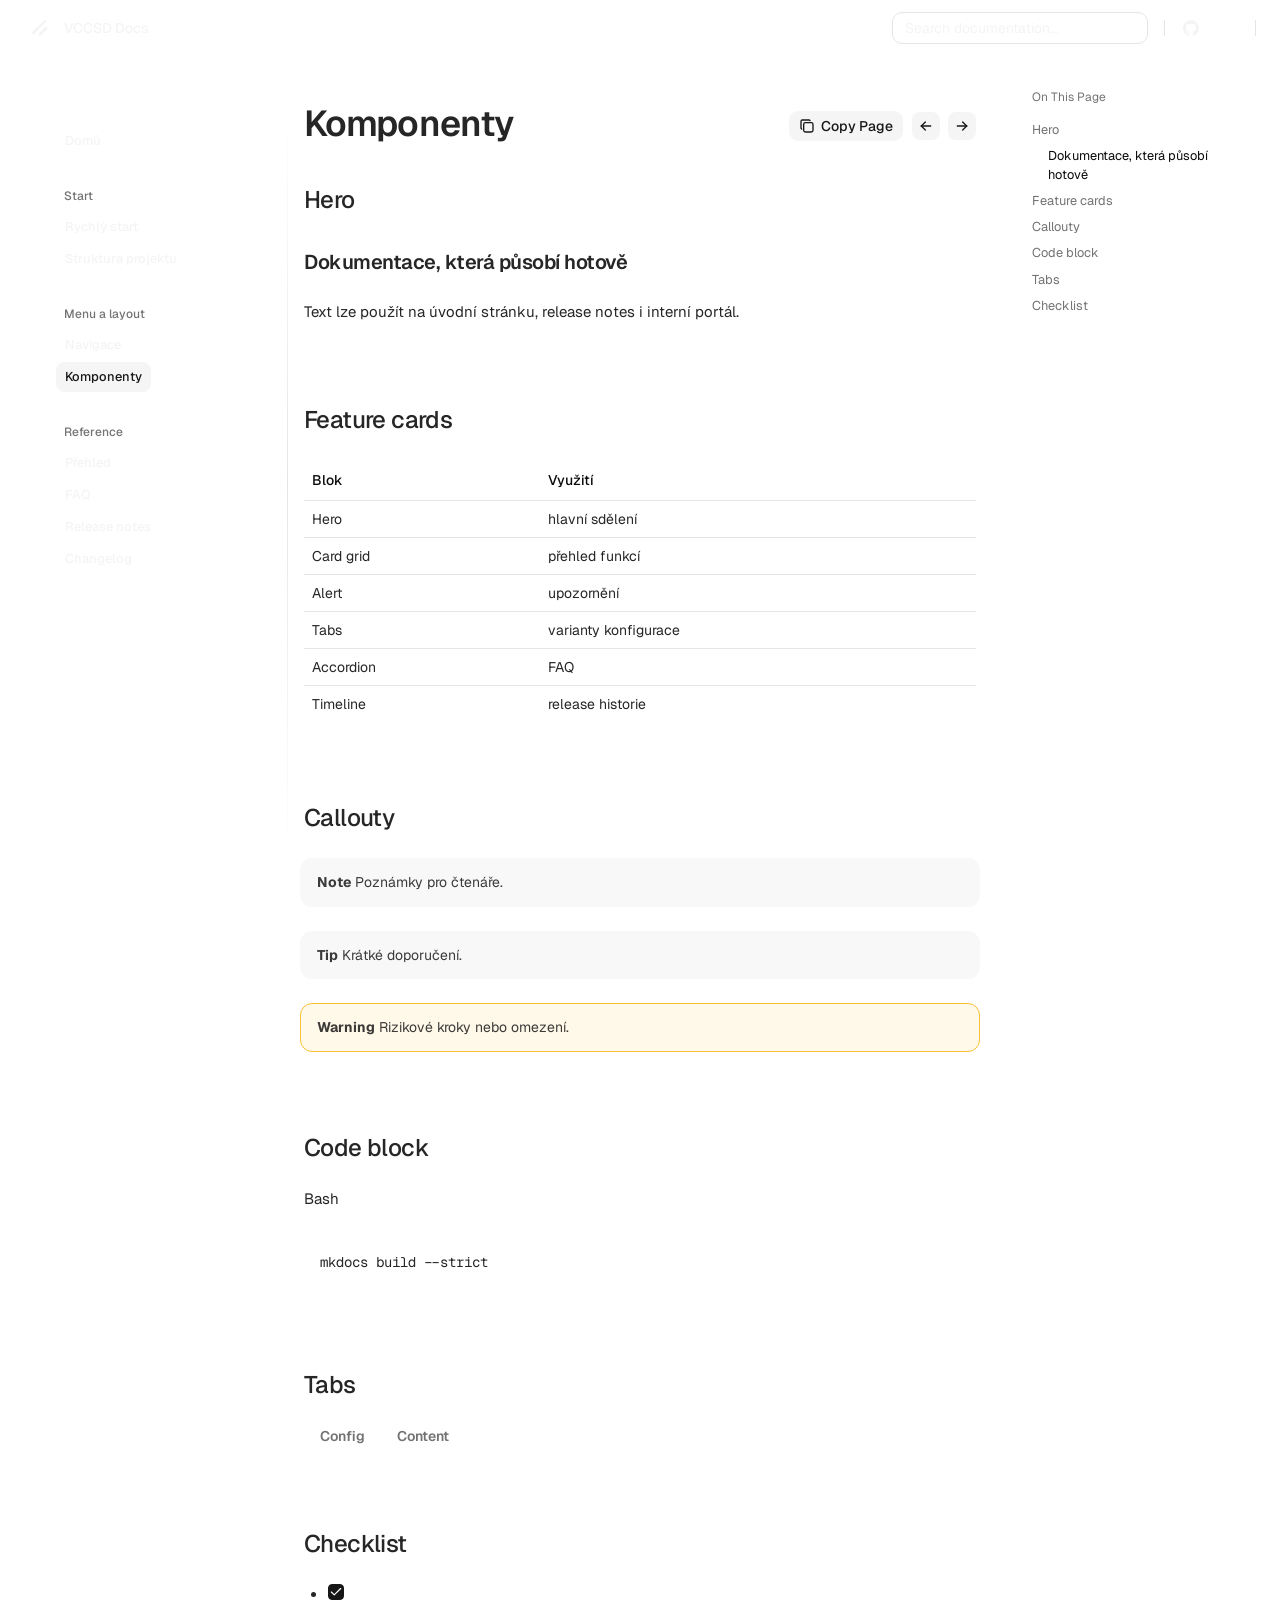
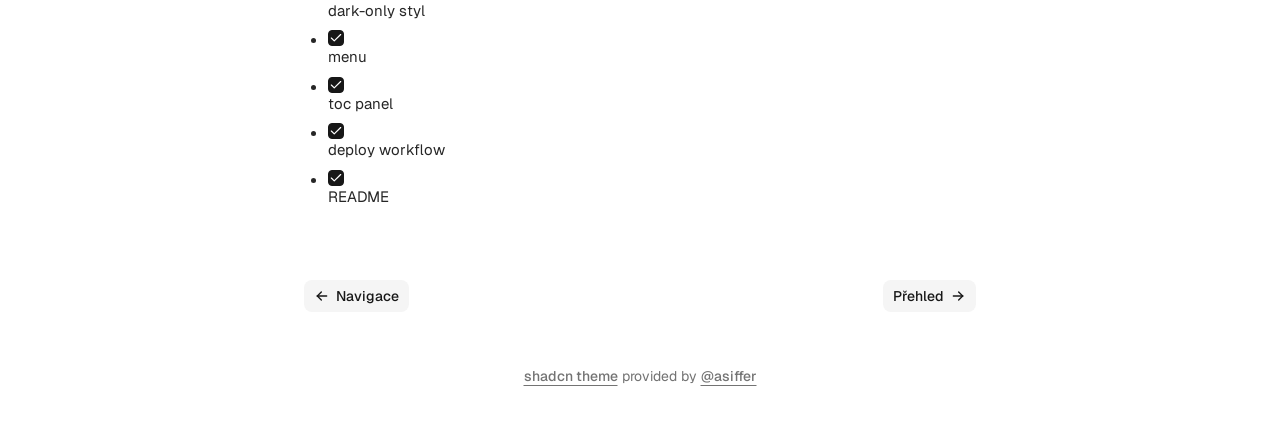
<file: components/index.html>
<!DOCTYPE html>

<html lang="en">

<head>
    <script>
        /* const base_url = "https://USERNAME.github.io/REPO/"; */
        const base_url = (new URL("..", window.location)).href.replace(/\/+$/, ""); /* for search plugin notably */
        /* const root_relative_url = ".."; */
    </script>
    <script integrity="sha384-m6cZ+Whl1ci89lidlu8DH4C+sZLNOYBvImtjUIhUK+iaNffXhqtbYgBVuuPfRsa0" src="../js/dark.js"></script>


    <meta charset="utf-8" />
    <meta content="width=device-width, initial-scale=1" name="viewport" />

    
    


<title>Komponenty</title>









<link rel="canonical" href="https://USERNAME.github.io/REPO/components/">


<!-- Open Graph (Facebook, LinkedIn) -->

<meta property="og:title" content="Komponenty">





<meta property="og:url" content="https://USERNAME.github.io/REPO/components/">






<!-- Twitter Card -->

<meta name="twitter:title" content="Komponenty">






<!-- JSON-LD Structured Data -->



    
    <link href="../img/favicon.ico" rel="icon" />

    <link href="../css/base.css" rel="stylesheet" />
    <link href="../css/geist.css" rel="stylesheet" />

    

    <style>
        :root {
            --theme-accent: oklch(62.3% 0.214 259.815);
        }
    </style>
    <link href="../assets/custom.css" rel="stylesheet" />

    

    <script integrity="sha384-V2jkXRy811qODUbfkLlkVJYBbf4h6XHAEjcU6ReASBPrJvTrlYh4GrI4t6GCju6n"
        src="../js/callbacks.js"></script>

    

    

    

    
    <script>
    document.addEventListener("DOMContentLoaded", function () {
        document.querySelectorAll("a.headerlink").forEach(function (link) {
            link.addEventListener("click", function (e) {
                e.preventDefault();

                // Build the full URL with the anchor fragment
                const url = window.location.origin + window.location.pathname + this.getAttribute("href");

                navigator.clipboard.writeText(url).then(function () {
                    // Optional: brief visual feedback
                });
            });
        });
    });
</script>
    

    
    
</head>

<body
    class="text-foreground group/body overscroll-none font-sans antialiased [--footer-height:calc(var(--spacing)*14)] [--header-height:calc(var(--spacing)*14)] xl:[--footer-height:calc(var(--spacing)*24)] theme-default">
    <div class="bg-background relative z-10 flex min-h-svh flex-col" id="inner-body">
        <header class="bg-background sticky top-0 z-50 w-full" view-transition-name="header">
    <div class="container-wrapper 3xl:fixed:px-0 px-6">
        <div class="3xl:fixed:container flex h-(--header-height) items-center gap-2 **:data-[slot=separator]:!h-4">
            <button id="menu-button" data-slot="popover-trigger" onclick="onMobileMenuButtonClick(event)"
                class="group whitespace-nowrap rounded-md text-sm font-medium transition-all disabled:pointer-events-none disabled:opacity-50 [&amp;_svg]:pointer-events-none [&amp;_svg:not([class*='size-'])]:size-4 shrink-0 [&amp;_svg]:shrink-0 outline-none focus-visible:border-ring focus-visible:ring-ring/50 aria-invalid:ring-destructive/20 dark:aria-invalid:ring-destructive/40 aria-invalid:border-destructive hover:text-accent-foreground px-4 py-2 has-[&gt;svg]:px-3 extend-touch-target h-8 touch-manipulation items-center justify-start gap-2.5 !p-0 hover:bg-transparent focus-visible:bg-transparent focus-visible:ring-0 active:bg-transparent dark:hover:bg-transparent flex lg:hidden"
                type="button" aria-haspopup="dialog" aria-expanded="false" aria-controls="radix-«Rmplb»"
                data-state="closed">
                <div class="relative flex h-8 w-4 items-center justify-center">
                    <div class="relative size-4">
                        <!-- 16px x 16px -->
                        <svg xmlns="http://www.w3.org/2000/svg" viewBox="0 0 16 16" fill="none" stroke="currentColor"
                            stroke-width="2" stroke-linecap="round" stroke-linejoin="round">
                            <line x1="0" x2="16" y1="5" y2="5"
                                class="group-data-[state=open]:translate-y-[2.25px] group-data-[state=open]:-translate-x-[2.25px] group-data-[state=open]:rotate-45 transition-all duration-300 origin-center" />
                            <line x1="0" x2="16" y1="11" y2="11"
                                class="group-data-[state=open]:-translate-y-[2.25px] group-data-[state=open]:-translate-x-[2.25px] group-data-[state=open]:-rotate-45 transition-all duration-300 origin-center" />
                        </svg>
                    </div>

                    <span class="sr-only">Toggle Menu</span>
                </div>
                <span class="flex h-8 items-center text-lg leading-none font-medium">Menu</span>
            </button>
            <a data-slot="button"
                class="items-center justify-center gap-2 whitespace-nowrap rounded-md text-sm font-medium transition-all disabled:pointer-events-none disabled:opacity-50 [&_svg]:pointer-events-none [&_svg:not([class*='size-'])]:size-5 shrink-0 [&_svg]:shrink-0 outline-none focus-visible:border-ring focus-visible:ring-ring/50 focus-visible:ring-[3px] aria-invalid:ring-destructive/20 dark:aria-invalid:ring-destructive/40 aria-invalid:border-destructive hover:bg-accent hover:text-accent-foreground dark:hover:bg-accent/50 hidden h-8 lg:flex"
                href="https://USERNAME.github.io/REPO/">
                <span class="size-8 flex flex-row justify-center items-center">
                    

<svg xmlns="http://www.w3.org/2000/svg" viewBox="0 0 256 256"
    class="size-5">
    <rect width="256" height="256" fill="none"></rect>
    <line x1="208" y1="128" x2="128" y2="208" fill="none" stroke="currentColor" stroke-linecap="round"
        stroke-linejoin="round" stroke-width="32"></line>
    <line x1="192" y1="40" x2="40" y2="192" fill="none" stroke="currentColor" stroke-linecap="round"
        stroke-linejoin="round" stroke-width="32"></line>
</svg>


                </span>

                
                <h1 class="pr-2">VCCSD Docs</h1>
                
            </a>
            
            <div class="ml-auto flex items-center gap-2 md:flex-1 md:justify-end">
                <div class="hidden w-full flex-1 md:flex md:w-auto md:flex-none">
                    <div class="hidden w-full flex-1 md:flex md:w-auto md:flex-none">
    <button onclick="onSearchBarClick(event)" data-slot="dialog-trigger" data-variant="outline" data-size="default" class="inline-flex shrink-0 items-center gap-2 text-sm whitespace-nowrap transition-all outline-none focus-visible:border-ring focus-visible:ring-[3px] focus-visible:ring-ring/50 disabled:pointer-events-none disabled:opacity-50 aria-invalid:border-destructive aria-invalid:ring-destructive/20 dark:aria-invalid:ring-destructive/40 [&amp;_svg]:pointer-events-none [&amp;_svg]:shrink-0 [&amp;_svg:not([class*='size-'])]:size-4 border bg-background hover:text-accent-foreground dark:border-input dark:hover:bg-input/50 px-4 py-2 has-[&gt;svg]:px-3 relative h-8 w-full justify-start rounded-lg pl-3 font-normal text-foreground shadow-none hover:bg-muted/50 sm:pr-12 md:w-48 lg:w-56 xl:w-64 dark:bg-card" type="button" aria-haspopup="dialog" aria-expanded="false" aria-controls="radix-_r_1_" data-state="closed">
        <span class="hidden lg:inline-flex">Search documentation...</span>
        <span class="inline-flex lg:hidden">Search...</span>
    </button>
</div>
<dialog id="search-dialog" onclick="onSearchDialogClick(event)"
    class="fixed top-1/2 left-1/2 -translate-x-1/2 -translate-y-1/2 bg-background rounded-lg shadow-lg border overflow-hidden p-0">
    <div class="w-lg gap-4">
        <div class="flex h-full w-full flex-col overflow-hidden rounded-md bg-popover text-popover-foreground">
            <div data-slot="command-input-wrapper" class="flex h-9 items-center gap-2 border-b px-3"><svg
                    xmlns="http://www.w3.org/2000/svg" width="24" height="24" viewBox="0 0 24 24" fill="none"
                    stroke="currentColor" stroke-width="2" stroke-linecap="round" stroke-linejoin="round"
                    class="lucide lucide-search size-4 shrink-0 opacity-50">
                    <circle cx="11" cy="11" r="8"></circle>
                    <path d="m21 21-4.3-4.3"></path>
                </svg>
                <input data-slot="command-input"
                    class="placeholder:text-muted-foreground flex h-10 w-full rounded-md bg-transparent py-3 text-sm outline-hidden disabled:cursor-not-allowed disabled:opacity-50"
                    placeholder="Search documentation..." cmdk-input="" autocomplete="off" autocorrect="off"
                    spellcheck="false" aria-autocomplete="list" role="combobox" aria-expanded="true"
                    aria-controls="radix-«r1t6»" aria-labelledby="radix-«r1t7»" id="radix-«r1t8»" type="text" value=""
                    aria-activedescendant="radix-«r1th»" oninput="onInputHandler(event)">
            </div>
        </div>
        <div id="mkdocs-search-results">
            <!-- search results go there -->
        </div>
    </div>
</dialog>
<script>
    document.removeEventListener("keydown", searchShortcutHandler);
    document.addEventListener("keydown", searchShortcutHandler);
</script>
                </div>
                
                <div data-orientation="vertical" role="none" data-slot="separator"
                    class="bg-border shrink-0 data-[orientation=horizontal]:h-px data-[orientation=horizontal]:w-full data-[orientation=vertical]:h-full data-[orientation=vertical]:w-px ml-2 hidden lg:block">
                </div>
                <a target="_blank" rel="noreferrer" data-slot="button"
                    class="inline-flex items-center justify-center whitespace-nowrap text-sm font-medium transition-all disabled:pointer-events-none disabled:opacity-50 [&amp;_svg]:pointer-events-none [&amp;_svg:not([class*='size-'])]:size-4 shrink-0 [&amp;_svg]:shrink-0 outline-none focus-visible:border-ring focus-visible:ring-ring/50 focus-visible:ring-[3px] aria-invalid:ring-destructive/20 dark:aria-invalid:ring-destructive/40 aria-invalid:border-destructive hover:bg-accent hover:text-accent-foreground dark:hover:bg-accent/50 rounded-md gap-1.5 px-3 has-[&gt;svg]:px-2.5 h-8 shadow-none"
                    href="https://github.com/USERNAME/REPO">
                    <svg viewBox="0 0 438.549 438.549">
                        <path fill="currentColor"
                            d="M409.132 114.573c-19.608-33.596-46.205-60.194-79.798-79.8-33.598-19.607-70.277-29.408-110.063-29.408-39.781 0-76.472 9.804-110.063 29.408-33.596 19.605-60.192 46.204-79.8 79.8C9.803 148.168 0 184.854 0 224.63c0 47.78 13.94 90.745 41.827 128.906 27.884 38.164 63.906 64.572 108.063 79.227 5.14.954 8.945.283 11.419-1.996 2.475-2.282 3.711-5.14 3.711-8.562 0-.571-.049-5.708-.144-15.417a2549.81 2549.81 0 01-.144-25.406l-6.567 1.136c-4.187.767-9.469 1.092-15.846 1-6.374-.089-12.991-.757-19.842-1.999-6.854-1.231-13.229-4.086-19.13-8.559-5.898-4.473-10.085-10.328-12.56-17.556l-2.855-6.57c-1.903-4.374-4.899-9.233-8.992-14.559-4.093-5.331-8.232-8.945-12.419-10.848l-1.999-1.431c-1.332-.951-2.568-2.098-3.711-3.429-1.142-1.331-1.997-2.663-2.568-3.997-.572-1.335-.098-2.43 1.427-3.289 1.525-.859 4.281-1.276 8.28-1.276l5.708.853c3.807.763 8.516 3.042 14.133 6.851 5.614 3.806 10.229 8.754 13.846 14.842 4.38 7.806 9.657 13.754 15.846 17.847 6.184 4.093 12.419 6.136 18.699 6.136 6.28 0 11.704-.476 16.274-1.423 4.565-.952 8.848-2.383 12.847-4.285 1.713-12.758 6.377-22.559 13.988-29.41-10.848-1.14-20.601-2.857-29.264-5.14-8.658-2.286-17.605-5.996-26.835-11.14-9.235-5.137-16.896-11.516-22.985-19.126-6.09-7.614-11.088-17.61-14.987-29.979-3.901-12.374-5.852-26.648-5.852-42.826 0-23.035 7.52-42.637 22.557-58.817-7.044-17.318-6.379-36.732 1.997-58.24 5.52-1.715 13.706-.428 24.554 3.853 10.85 4.283 18.794 7.952 23.84 10.994 5.046 3.041 9.089 5.618 12.135 7.708 17.705-4.947 35.976-7.421 54.818-7.421s37.117 2.474 54.823 7.421l10.849-6.849c7.419-4.57 16.18-8.758 26.262-12.565 10.088-3.805 17.802-4.853 23.134-3.138 8.562 21.509 9.325 40.922 2.279 58.24 15.036 16.18 22.559 35.787 22.559 58.817 0 16.178-1.958 30.497-5.853 42.966-3.9 12.471-8.941 22.457-15.125 29.979-6.191 7.521-13.901 13.85-23.131 18.986-9.232 5.14-18.182 8.85-26.84 11.136-8.662 2.286-18.415 4.004-29.263 5.146 9.894 8.562 14.842 22.077 14.842 40.539v60.237c0 3.422 1.19 6.279 3.572 8.562 2.379 2.279 6.136 2.95 11.276 1.995 44.163-14.653 80.185-41.062 108.068-79.226 27.88-38.161 41.825-81.126 41.825-128.906-.01-39.771-9.818-76.454-29.414-110.049z">
                        </path>
                    </svg>
                    
                    <span id="stargazers" class="text-muted-foreground w-8 text-xs tabular-nums" onload="test()">
                    </span>
                    
                </a>
                
                <div data-orientation="vertical" role="none" data-slot="separator"
                    class="bg-border shrink-0 data-[orientation=horizontal]:h-px data-[orientation=horizontal]:w-full data-[orientation=vertical]:h-full data-[orientation=vertical]:w-px 3xl:flex hidden">
                </div>
                
                <button data-slot="button"
                    class="items-center justify-center gap-2 whitespace-nowrap rounded-md text-sm font-medium transition-all disabled:pointer-events-none disabled:opacity-50 [&amp;_svg]:pointer-events-none [&amp;_svg:not([class*='size-'])]:size-4 shrink-0 [&amp;_svg]:shrink-0 outline-none focus-visible:border-ring focus-visible:ring-ring/50 focus-visible:ring-[3px] aria-invalid:ring-destructive/20 dark:aria-invalid:ring-destructive/40 aria-invalid:border-destructive hover:bg-accent hover:text-accent-foreground dark:hover:bg-accent/50 size-8 3xl:flex hidden"
                    title="Toggle layout" onclick="toggleLayout(event)">
                    <span class="sr-only">Toggle layout</span>
                    <svg xmlns="http://www.w3.org/2000/svg" width="24" height="24" viewBox="0 0 24 24" fill="none"
                        stroke="currentColor" stroke-width="2" stroke-linecap="round" stroke-linejoin="round"
                        class="lucide lucide-gallery-horizontal">
                        <path d="M2 3v18"></path>
                        <rect width="12" height="18" x="6" y="3" rx="2"></rect>
                        <path d="M22 3v18"></path>
                    </svg>
                </button>
                <div data-orientation="vertical" role="none" data-slot="separator"
                    class="bg-border shrink-0 data-[orientation=horizontal]:h-px data-[orientation=horizontal]:w-full data-[orientation=vertical]:h-full data-[orientation=vertical]:w-px">
                </div>
                <button data-slot="button"
                    class="inline-flex items-center justify-center gap-2 whitespace-nowrap rounded-md text-sm font-medium transition-all disabled:pointer-events-none disabled:opacity-50 [&amp;_svg]:pointer-events-none [&amp;_svg:not([class*='size-'])]:size-4 shrink-0 [&amp;_svg]:shrink-0 outline-none focus-visible:border-ring focus-visible:ring-ring/50 focus-visible:ring-[3px] aria-invalid:ring-destructive/20 dark:aria-invalid:ring-destructive/40 aria-invalid:border-destructive hover:bg-accent hover:text-accent-foreground dark:hover:bg-accent/50 group/toggle extend-touch-target size-8"
                    title="Toggle theme" onclick="onThemeSwitch(event)">
                    <svg xmlns="http://www.w3.org/2000/svg" width="24" height="24" viewBox="0 0 24 24" fill="none"
                        stroke="currentColor" stroke-width="2" stroke-linecap="round" stroke-linejoin="round"
                        class="size-4.5">
                        <path stroke="none" d="M0 0h24v24H0z" fill="none"></path>
                        <path d="M12 12m-9 0a9 9 0 1 0 18 0a9 9 0 1 0 -18 0"></path>
                        <path d="M12 3l0 18"></path>
                        <path d="M12 9l4.65 -4.65"></path>
                        <path d="M12 14.3l7.37 -7.37"></path>
                        <path d="M12 19.6l8.85 -8.85"></path>
                    </svg>
                    <span class="sr-only">Toggle theme</span>
                </button>
            </div>
        </div>
    </div>
</header>
        <main class="flex flex-1 flex-col">
            <div class="container-wrapper flex flex-1 flex-col px-2">
                <div class="group/sidebar-wrapper has-data-[variant=inset]:bg-sidebar flex w-full 3xl:fixed:container 3xl:fixed:px-3 min-h-min flex-1 items-start px-0 [--sidebar-width:220px] [--top-spacing:0] lg:grid lg:grid-cols-[var(--sidebar-width)_minmax(0,1fr)] lg:[--sidebar-width:240px] lg:[--top-spacing:calc(var(--spacing)*4)]"
                    data-slot="sidebar-wrapper"
                    style="--sidebar-width:calc(var(--spacing) * 72);--sidebar-width-icon:3rem;">
                    <div class="w-(--sidebar-width) flex-col text-sidebar-foreground sticky top-[calc(var(--header-height)+0.6rem)] z-30 hidden h-[calc(100svh-10rem)] overscroll-none bg-transparent [--sidebar-menu-width:--spacing(56)] lg:flex"
                        data-slot="sidebar">
                        <div class="h-9"></div>
                        <div
                            class="absolute top-8 z-10 h-8 w-(--sidebar-menu-width) shrink-0 bg-gradient-to-b from-background via-background/80 to-background/50 blur-xs">
                        </div>
                        <div
                            class="absolute top-12 right-2 bottom-0 hidden h-full w-px bg-gradient-to-b from-transparent via-border to-transparent lg:flex">
                        </div>
                        <div class="flex min-h-0 flex-1 flex-col gap-2 overflow-auto group-data-[collapsible=icon]:overflow-hidden mx-auto no-scrollbar w-(--sidebar-menu-width) overflow-x-hidden px-2"
                            data-sidebar="content" data-slot="sidebar-content" view-transition-name="sidebar">
                            











<div data-slot="sidebar-group" data-sidebar="group" class="relative flex w-full min-w-0 flex-col p-2 pt-6">
    <div data-slot="sidebar-group-content" data-sidebar="group-content" class="w-full text-sm">
        <ul data-slot="sidebar-menu" data-sidebar="menu" class="flex w-full min-w-0 flex-col gap-0.5">
            
            
            
            <li data-slot="sidebar-menu-item" data-sidebar="menu-item" class="group/menu-item relative">
    <a data-slot="sidebar-menu-button" data-active="false" data-sidebar="menu-button"
        data-size="default" href=".."
        class="peer/menu-button flex items-center gap-2 rounded-md p-2 text-left ring-sidebar-ring outline-hidden transition-[width,height,padding] group-has-data-[sidebar=menu-action]/menu-item:pr-8 group-data-[collapsible=icon]:size-8! group-data-[collapsible=icon]:p-2! focus-visible:ring-2 active:bg-sidebar-accent active:text-sidebar-accent-foreground disabled:pointer-events-none disabled:opacity-50 aria-disabled:pointer-events-none aria-disabled:opacity-50 data-[active=true]:font-medium data-[active=true]:text-sidebar-accent-foreground data-[state=open]:hover:bg-sidebar-accent data-[state=open]:hover:text-sidebar-accent-foreground [&>span:last-child]:truncate [&>svg]:size-4 [&>svg]:shrink-0 hover:bg-sidebar-accent hover:text-sidebar-accent-foreground relative h-[30px] w-fit overflow-visible border border-transparent text-[0.8rem] font-medium after:absolute after:inset-x-0 after:-inset-y-1 after:z-0 after:rounded-md data-[active=true]:border-accent data-[active=true]:bg-accent 3xl:fixed:w-full 3xl:fixed:max-w-48">

        
        Domů
        

        

        

        
    </a>
</li>
            
            
        </ul>
    </div>
</div>




<div data-slot="sidebar-group" data-sidebar="group" class="relative flex w-full min-w-0 flex-col p-2">
    <div data-slot="sidebar-group-label" data-sidebar="group-label"
        class="flex h-8 shrink-0 items-center rounded-md px-2 text-xs ring-sidebar-ring outline-hidden transition-[margin,opacity] duration-200 ease-linear focus-visible:ring-2 [&>svg]:size-4 [&>svg]:shrink-0 group-data-[collapsible=icon]:-mt-8 group-data-[collapsible=icon]:opacity-0 font-medium text-muted-foreground">
        Start</div>
    <div data-slot="sidebar-group-content" data-sidebar="group-content" class="w-full text-sm">
        <ul data-slot="sidebar-menu" data-sidebar="menu" class="flex w-full min-w-0 flex-col gap-0.5">
            
            
            <li data-slot="sidebar-menu-item" data-sidebar="menu-item" class="group/menu-item relative">
    <a data-slot="sidebar-menu-button" data-active="false" data-sidebar="menu-button"
        data-size="default" href="../getting-started/"
        class="peer/menu-button flex items-center gap-2 rounded-md p-2 text-left ring-sidebar-ring outline-hidden transition-[width,height,padding] group-has-data-[sidebar=menu-action]/menu-item:pr-8 group-data-[collapsible=icon]:size-8! group-data-[collapsible=icon]:p-2! focus-visible:ring-2 active:bg-sidebar-accent active:text-sidebar-accent-foreground disabled:pointer-events-none disabled:opacity-50 aria-disabled:pointer-events-none aria-disabled:opacity-50 data-[active=true]:font-medium data-[active=true]:text-sidebar-accent-foreground data-[state=open]:hover:bg-sidebar-accent data-[state=open]:hover:text-sidebar-accent-foreground [&>span:last-child]:truncate [&>svg]:size-4 [&>svg]:shrink-0 hover:bg-sidebar-accent hover:text-sidebar-accent-foreground relative h-[30px] w-fit overflow-visible border border-transparent text-[0.8rem] font-medium after:absolute after:inset-x-0 after:-inset-y-1 after:z-0 after:rounded-md data-[active=true]:border-accent data-[active=true]:bg-accent 3xl:fixed:w-full 3xl:fixed:max-w-48">

        
        Rychlý start
        

        

        

        
    </a>
</li>
            
            
            
            <li data-slot="sidebar-menu-item" data-sidebar="menu-item" class="group/menu-item relative">
    <a data-slot="sidebar-menu-button" data-active="false" data-sidebar="menu-button"
        data-size="default" href="../architecture/"
        class="peer/menu-button flex items-center gap-2 rounded-md p-2 text-left ring-sidebar-ring outline-hidden transition-[width,height,padding] group-has-data-[sidebar=menu-action]/menu-item:pr-8 group-data-[collapsible=icon]:size-8! group-data-[collapsible=icon]:p-2! focus-visible:ring-2 active:bg-sidebar-accent active:text-sidebar-accent-foreground disabled:pointer-events-none disabled:opacity-50 aria-disabled:pointer-events-none aria-disabled:opacity-50 data-[active=true]:font-medium data-[active=true]:text-sidebar-accent-foreground data-[state=open]:hover:bg-sidebar-accent data-[state=open]:hover:text-sidebar-accent-foreground [&>span:last-child]:truncate [&>svg]:size-4 [&>svg]:shrink-0 hover:bg-sidebar-accent hover:text-sidebar-accent-foreground relative h-[30px] w-fit overflow-visible border border-transparent text-[0.8rem] font-medium after:absolute after:inset-x-0 after:-inset-y-1 after:z-0 after:rounded-md data-[active=true]:border-accent data-[active=true]:bg-accent 3xl:fixed:w-full 3xl:fixed:max-w-48">

        
        Struktura projektu
        

        

        

        
    </a>
</li>
            
            
        </ul>
    </div>
</div>



<div data-slot="sidebar-group" data-sidebar="group" class="relative flex w-full min-w-0 flex-col p-2">
    <div data-slot="sidebar-group-label" data-sidebar="group-label"
        class="flex h-8 shrink-0 items-center rounded-md px-2 text-xs ring-sidebar-ring outline-hidden transition-[margin,opacity] duration-200 ease-linear focus-visible:ring-2 [&>svg]:size-4 [&>svg]:shrink-0 group-data-[collapsible=icon]:-mt-8 group-data-[collapsible=icon]:opacity-0 font-medium text-muted-foreground">
        Menu a layout</div>
    <div data-slot="sidebar-group-content" data-sidebar="group-content" class="w-full text-sm">
        <ul data-slot="sidebar-menu" data-sidebar="menu" class="flex w-full min-w-0 flex-col gap-0.5">
            
            
            <li data-slot="sidebar-menu-item" data-sidebar="menu-item" class="group/menu-item relative">
    <a data-slot="sidebar-menu-button" data-active="false" data-sidebar="menu-button"
        data-size="default" href="../navigation/"
        class="peer/menu-button flex items-center gap-2 rounded-md p-2 text-left ring-sidebar-ring outline-hidden transition-[width,height,padding] group-has-data-[sidebar=menu-action]/menu-item:pr-8 group-data-[collapsible=icon]:size-8! group-data-[collapsible=icon]:p-2! focus-visible:ring-2 active:bg-sidebar-accent active:text-sidebar-accent-foreground disabled:pointer-events-none disabled:opacity-50 aria-disabled:pointer-events-none aria-disabled:opacity-50 data-[active=true]:font-medium data-[active=true]:text-sidebar-accent-foreground data-[state=open]:hover:bg-sidebar-accent data-[state=open]:hover:text-sidebar-accent-foreground [&>span:last-child]:truncate [&>svg]:size-4 [&>svg]:shrink-0 hover:bg-sidebar-accent hover:text-sidebar-accent-foreground relative h-[30px] w-fit overflow-visible border border-transparent text-[0.8rem] font-medium after:absolute after:inset-x-0 after:-inset-y-1 after:z-0 after:rounded-md data-[active=true]:border-accent data-[active=true]:bg-accent 3xl:fixed:w-full 3xl:fixed:max-w-48">

        
        Navigace
        

        

        

        
    </a>
</li>
            
            
            
            <li data-slot="sidebar-menu-item" data-sidebar="menu-item" class="group/menu-item relative">
    <a data-slot="sidebar-menu-button" data-active="true" data-sidebar="menu-button"
        data-size="default" href="./"
        class="peer/menu-button flex items-center gap-2 rounded-md p-2 text-left ring-sidebar-ring outline-hidden transition-[width,height,padding] group-has-data-[sidebar=menu-action]/menu-item:pr-8 group-data-[collapsible=icon]:size-8! group-data-[collapsible=icon]:p-2! focus-visible:ring-2 active:bg-sidebar-accent active:text-sidebar-accent-foreground disabled:pointer-events-none disabled:opacity-50 aria-disabled:pointer-events-none aria-disabled:opacity-50 data-[active=true]:font-medium data-[active=true]:text-sidebar-accent-foreground data-[state=open]:hover:bg-sidebar-accent data-[state=open]:hover:text-sidebar-accent-foreground [&>span:last-child]:truncate [&>svg]:size-4 [&>svg]:shrink-0 hover:bg-sidebar-accent hover:text-sidebar-accent-foreground relative h-[30px] w-fit overflow-visible border border-transparent text-[0.8rem] font-medium after:absolute after:inset-x-0 after:-inset-y-1 after:z-0 after:rounded-md data-[active=true]:border-accent data-[active=true]:bg-accent 3xl:fixed:w-full 3xl:fixed:max-w-48">

        
        Komponenty
        

        

        

        
    </a>
</li>
            
            
        </ul>
    </div>
</div>



<div data-slot="sidebar-group" data-sidebar="group" class="relative flex w-full min-w-0 flex-col p-2">
    <div data-slot="sidebar-group-label" data-sidebar="group-label"
        class="flex h-8 shrink-0 items-center rounded-md px-2 text-xs ring-sidebar-ring outline-hidden transition-[margin,opacity] duration-200 ease-linear focus-visible:ring-2 [&>svg]:size-4 [&>svg]:shrink-0 group-data-[collapsible=icon]:-mt-8 group-data-[collapsible=icon]:opacity-0 font-medium text-muted-foreground">
        Reference</div>
    <div data-slot="sidebar-group-content" data-sidebar="group-content" class="w-full text-sm">
        <ul data-slot="sidebar-menu" data-sidebar="menu" class="flex w-full min-w-0 flex-col gap-0.5">
            
            
            <li data-slot="sidebar-menu-item" data-sidebar="menu-item" class="group/menu-item relative">
    <a data-slot="sidebar-menu-button" data-active="false" data-sidebar="menu-button"
        data-size="default" href="../reference/"
        class="peer/menu-button flex items-center gap-2 rounded-md p-2 text-left ring-sidebar-ring outline-hidden transition-[width,height,padding] group-has-data-[sidebar=menu-action]/menu-item:pr-8 group-data-[collapsible=icon]:size-8! group-data-[collapsible=icon]:p-2! focus-visible:ring-2 active:bg-sidebar-accent active:text-sidebar-accent-foreground disabled:pointer-events-none disabled:opacity-50 aria-disabled:pointer-events-none aria-disabled:opacity-50 data-[active=true]:font-medium data-[active=true]:text-sidebar-accent-foreground data-[state=open]:hover:bg-sidebar-accent data-[state=open]:hover:text-sidebar-accent-foreground [&>span:last-child]:truncate [&>svg]:size-4 [&>svg]:shrink-0 hover:bg-sidebar-accent hover:text-sidebar-accent-foreground relative h-[30px] w-fit overflow-visible border border-transparent text-[0.8rem] font-medium after:absolute after:inset-x-0 after:-inset-y-1 after:z-0 after:rounded-md data-[active=true]:border-accent data-[active=true]:bg-accent 3xl:fixed:w-full 3xl:fixed:max-w-48">

        
        Přehled
        

        

        

        
    </a>
</li>
            
            
            
            <li data-slot="sidebar-menu-item" data-sidebar="menu-item" class="group/menu-item relative">
    <a data-slot="sidebar-menu-button" data-active="false" data-sidebar="menu-button"
        data-size="default" href="../faq/"
        class="peer/menu-button flex items-center gap-2 rounded-md p-2 text-left ring-sidebar-ring outline-hidden transition-[width,height,padding] group-has-data-[sidebar=menu-action]/menu-item:pr-8 group-data-[collapsible=icon]:size-8! group-data-[collapsible=icon]:p-2! focus-visible:ring-2 active:bg-sidebar-accent active:text-sidebar-accent-foreground disabled:pointer-events-none disabled:opacity-50 aria-disabled:pointer-events-none aria-disabled:opacity-50 data-[active=true]:font-medium data-[active=true]:text-sidebar-accent-foreground data-[state=open]:hover:bg-sidebar-accent data-[state=open]:hover:text-sidebar-accent-foreground [&>span:last-child]:truncate [&>svg]:size-4 [&>svg]:shrink-0 hover:bg-sidebar-accent hover:text-sidebar-accent-foreground relative h-[30px] w-fit overflow-visible border border-transparent text-[0.8rem] font-medium after:absolute after:inset-x-0 after:-inset-y-1 after:z-0 after:rounded-md data-[active=true]:border-accent data-[active=true]:bg-accent 3xl:fixed:w-full 3xl:fixed:max-w-48">

        
        FAQ
        

        

        

        
    </a>
</li>
            
            
            
            <li data-slot="sidebar-menu-item" data-sidebar="menu-item" class="group/menu-item relative">
    <a data-slot="sidebar-menu-button" data-active="false" data-sidebar="menu-button"
        data-size="default" href="../releases/"
        class="peer/menu-button flex items-center gap-2 rounded-md p-2 text-left ring-sidebar-ring outline-hidden transition-[width,height,padding] group-has-data-[sidebar=menu-action]/menu-item:pr-8 group-data-[collapsible=icon]:size-8! group-data-[collapsible=icon]:p-2! focus-visible:ring-2 active:bg-sidebar-accent active:text-sidebar-accent-foreground disabled:pointer-events-none disabled:opacity-50 aria-disabled:pointer-events-none aria-disabled:opacity-50 data-[active=true]:font-medium data-[active=true]:text-sidebar-accent-foreground data-[state=open]:hover:bg-sidebar-accent data-[state=open]:hover:text-sidebar-accent-foreground [&>span:last-child]:truncate [&>svg]:size-4 [&>svg]:shrink-0 hover:bg-sidebar-accent hover:text-sidebar-accent-foreground relative h-[30px] w-fit overflow-visible border border-transparent text-[0.8rem] font-medium after:absolute after:inset-x-0 after:-inset-y-1 after:z-0 after:rounded-md data-[active=true]:border-accent data-[active=true]:bg-accent 3xl:fixed:w-full 3xl:fixed:max-w-48">

        
        Release notes
        

        

        

        
    </a>
</li>
            
            
            
            <li data-slot="sidebar-menu-item" data-sidebar="menu-item" class="group/menu-item relative">
    <a data-slot="sidebar-menu-button" data-active="false" data-sidebar="menu-button"
        data-size="default" href="../changelog/"
        class="peer/menu-button flex items-center gap-2 rounded-md p-2 text-left ring-sidebar-ring outline-hidden transition-[width,height,padding] group-has-data-[sidebar=menu-action]/menu-item:pr-8 group-data-[collapsible=icon]:size-8! group-data-[collapsible=icon]:p-2! focus-visible:ring-2 active:bg-sidebar-accent active:text-sidebar-accent-foreground disabled:pointer-events-none disabled:opacity-50 aria-disabled:pointer-events-none aria-disabled:opacity-50 data-[active=true]:font-medium data-[active=true]:text-sidebar-accent-foreground data-[state=open]:hover:bg-sidebar-accent data-[state=open]:hover:text-sidebar-accent-foreground [&>span:last-child]:truncate [&>svg]:size-4 [&>svg]:shrink-0 hover:bg-sidebar-accent hover:text-sidebar-accent-foreground relative h-[30px] w-fit overflow-visible border border-transparent text-[0.8rem] font-medium after:absolute after:inset-x-0 after:-inset-y-1 after:z-0 after:rounded-md data-[active=true]:border-accent data-[active=true]:bg-accent 3xl:fixed:w-full 3xl:fixed:max-w-48">

        
        Changelog
        

        

        

        
    </a>
</li>
            
            
        </ul>
    </div>
</div>





<div
    class="sticky -bottom-1 z-10 h-16 shrink-0 bg-gradient-to-t from-background via-background/80 to-background/50 blur-xs">
</div>

                        </div>
                    </div>
                    <div class="h-full w-full">
                        <div class="flex items-stretch text-[1.05rem] sm:text-[15px] xl:w-full" data-slot="docs">

                            <div class="flex min-w-0 flex-1 flex-col">
                                <div class="h-(--top-spacing) shrink-0"></div>
                                
                                
                                <article class="w-full" view-transition-name="page">
  <div class="flex flex-col gap-2">
    <div class="flex flex-col gap-2">
      <div id="page-header" class="flex items-start justify-between">
        <h1 class="scroll-m-20 text-4xl font-semibold tracking-tight sm:text-3xl xl:text-4xl">
          Komponenty
        </h1>

        <div class="flex items-center gap-2 pt-1.5">
          <button
    onclick="fetch(`https://USERNAME.github.io/REPO/components.md`).then((r) => r.blob()).then((blob) => navigator.clipboard.write([new ClipboardItem({ 'text/plain': blob })]))"
    data-slot="button" class="secondary cursor-pointer">
    <svg xmlns="http://www.w3.org/2000/svg" width="24" height="24" viewBox="0 0 24 24" fill="none" stroke="currentColor"
        stroke-width="2" stroke-linecap="round" stroke-linejoin="round" class="tabler-icon tabler-icon-copy ">
        <path
            d="M7 7m0 2.667a2.667 2.667 0 0 1 2.667 -2.667h8.666a2.667 2.667 0 0 1 2.667 2.667v8.666a2.667 2.667 0 0 1 -2.667 2.667h-8.666a2.667 2.667 0 0 1 -2.667 -2.667z">
        </path>
        <path d="M4.012 16.737a2.005 2.005 0 0 1 -1.012 -1.737v-10c0 -1.1 .9 -2 2 -2h10c.75 0 1.158 .385 1.5 1"></path>
    </svg>
    <span class="max-md:hidden">Copy Page</span>
</button>
          
          <a data-slot="button" id="previous-button"
            class="inline-flex items-center justify-center gap-2 whitespace-nowrap rounded-md text-sm font-medium transition-all disabled:pointer-events-none disabled:opacity-50 [&amp;_svg]:pointer-events-none [&amp;_svg:not([class*='size-'])]:size-4 shrink-0 [&amp;_svg]:shrink-0 outline-none focus-visible:border-ring focus-visible:ring-ring/50 focus-visible:ring-[3px] aria-invalid:ring-destructive/20 dark:aria-invalid:ring-destructive/40 aria-invalid:border-destructive bg-secondary text-secondary-foreground hover:bg-secondary/80 extend-touch-target size-8 shadow-none md:size-7"
            href="../navigation/">
            <svg xmlns="http://www.w3.org/2000/svg" width="24" height="24" viewBox="0 0 24 24" fill="none"
              stroke="currentColor" stroke-width="2" stroke-linecap="round" stroke-linejoin="round"
              class="tabler-icon tabler-icon-arrow-left">
              <path d="M5 12l14 0"></path>
              <path d="M5 12l6 6"></path>
              <path d="M5 12l6 -6"></path>
            </svg>
            <span class="sr-only">Previous</span>
          </a>
          
          
          <a data-slot="button" id="next-button"
            class="inline-flex items-center justify-center gap-2 whitespace-nowrap rounded-md text-sm font-medium transition-all disabled:pointer-events-none disabled:opacity-50 [&amp;_svg]:pointer-events-none [&amp;_svg:not([class*='size-'])]:size-4 shrink-0 [&amp;_svg]:shrink-0 outline-none focus-visible:border-ring focus-visible:ring-ring/50 focus-visible:ring-[3px] aria-invalid:ring-destructive/20 dark:aria-invalid:ring-destructive/40 aria-invalid:border-destructive bg-secondary text-secondary-foreground hover:bg-secondary/80 extend-touch-target size-8 shadow-none md:size-7"
            href="../reference/">
            <span class="sr-only">Next</span>
            <svg xmlns="http://www.w3.org/2000/svg" width="24" height="24" viewBox="0 0 24 24" fill="none"
              stroke="currentColor" stroke-width="2" stroke-linecap="round" stroke-linejoin="round"
              class="tabler-icon tabler-icon-arrow-right">
              <path d="M5 12l14 0"></path>
              <path d="M13 18l6 -6"></path>
              <path d="M13 6l6 6"></path>
            </svg>
          </a>
          
        </div>
      </div>
      
    </div>
    <div class="flex justify-end items-center">
      
      
    </div>
  </div>
  <div class="typography w-full flex-1 *:data-[slot=alert]:first:mt-0">
    <h2 id="hero">Hero<a class="headerlink" href="#hero" title="Permanent link">&para;</a></h2>
<h3 id="dokumentace-ktera-pusobi-hotove">Dokumentace, která působí hotově<a class="headerlink" href="#dokumentace-ktera-pusobi-hotove" title="Permanent link">&para;</a></h3>
<p>Text lze použít na úvodní stránku, release notes i interní portál.</p>
<h2 id="feature-cards">Feature cards<a class="headerlink" href="#feature-cards" title="Permanent link">&para;</a></h2>
<div class="table-wrapper"><table>
<thead>
<tr>
<th>Blok</th>
<th>Využití</th>
</tr>
</thead>
<tbody>
<tr>
<td>Hero</td>
<td>hlavní sdělení</td>
</tr>
<tr>
<td>Card grid</td>
<td>přehled funkcí</td>
</tr>
<tr>
<td>Alert</td>
<td>upozornění</td>
</tr>
<tr>
<td>Tabs</td>
<td>varianty konfigurace</td>
</tr>
<tr>
<td>Accordion</td>
<td>FAQ</td>
</tr>
<tr>
<td>Timeline</td>
<td>release historie</td>
</tr>
</tbody>
</table></div>
<h2 id="callouty">Callouty<a class="headerlink" href="#callouty" title="Permanent link">&para;</a></h2>
<div class="admonition note">
<p class="admonition-title">Note</p>
<p>Poznámky pro čtenáře.</p>
</div>
<div class="admonition tip">
<p class="admonition-title">Tip</p>
<p>Krátké doporučení.</p>
</div>
<div class="admonition warning">
<p class="admonition-title">Warning</p>
<p>Rizikové kroky nebo omezení.</p>
</div>
<h2 id="code-block">Code block<a class="headerlink" href="#code-block" title="Permanent link">&para;</a></h2>
<div class="language-bash highlight"><span class="filename">Bash</span><pre><span></span><code><span id="__span-0-1"><a id="__codelineno-0-1" name="__codelineno-0-1" href="#__codelineno-0-1"></a>mkdocs<span class="w"> </span>build<span class="w"> </span>--strict
</span></code></pre></div>
<h2 id="tabs">Tabs<a class="headerlink" href="#tabs" title="Permanent link">&para;</a></h2>
<div class="tabbed-set tabbed-alternate" data-tabs="1:2"><input checked="checked" id="__tabbed_1_1" name="__tabbed_1" type="radio" /><input id="__tabbed_1_2" name="__tabbed_1" type="radio" /><div class="tabbed-labels"><label for="__tabbed_1_1">Config</label><label for="__tabbed_1_2">Content</label></div>
<div class="tabbed-content">
<div class="tabbed-block">
<p><code>mkdocs.yml</code></p>
</div>
<div class="tabbed-block">
<p>markdown soubory v <code>docs/</code></p>
</div>
</div>
</div>
<h2 id="checklist">Checklist<a class="headerlink" href="#checklist" title="Permanent link">&para;</a></h2>
<ul class="task-list">
<li class="task-list-item"><label class="task-list-control"><input type="checkbox" disabled checked/><span class="task-list-indicator"></span></label> dark-only styl</li>
<li class="task-list-item"><label class="task-list-control"><input type="checkbox" disabled checked/><span class="task-list-indicator"></span></label> menu</li>
<li class="task-list-item"><label class="task-list-control"><input type="checkbox" disabled checked/><span class="task-list-indicator"></span></label> toc panel</li>
<li class="task-list-item"><label class="task-list-control"><input type="checkbox" disabled checked/><span class="task-list-indicator"></span></label> deploy workflow</li>
<li class="task-list-item"><label class="task-list-control"><input type="checkbox" disabled checked/><span class="task-list-indicator"></span></label> README</li>
</ul>
  </div>
  
  <script>
    document.querySelectorAll('article h2, article h3').forEach((header) => {
      toc.observer.observe(header);
    });
  </script>
</article>
                                <div class="mx-auto flex flex-wrap h-16 w-full max-w-2xl items-center gap-2 px-4 md:px-0">
    
    <a data-slot="button"
        class="inline-flex items-center justify-center whitespace-nowrap text-sm font-medium transition-all disabled:pointer-events-none disabled:opacity-50 [&amp;_svg]:pointer-events-none [&amp;_svg:not([class*='size-'])]:size-4 shrink-0 [&amp;_svg]:shrink-0 outline-none focus-visible:border-ring focus-visible:ring-ring/50 focus-visible:ring-[3px] aria-invalid:ring-destructive/20 dark:aria-invalid:ring-destructive/40 aria-invalid:border-destructive bg-secondary text-secondary-foreground hover:bg-secondary/80 h-8 rounded-md gap-1.5 px-3 has-[&gt;svg]:px-2.5 shadow-none"
        href="../navigation/">
        <svg xmlns="http://www.w3.org/2000/svg" width="24" height="24" viewBox="0 0 24 24" fill="none"
            stroke="currentColor" stroke-width="2" stroke-linecap="round" stroke-linejoin="round"
            class="tabler-icon tabler-icon-arrow-left ">
            <path d="M5 12l14 0"></path>
            <path d="M5 12l6 6"></path>
            <path d="M5 12l6 -6"></path>
        </svg>
        <span class="max-[500px]:hidden">Navigace</span>
    </a>
    
    
    <a data-slot="button"
        class="inline-flex items-center justify-center whitespace-nowrap text-sm font-medium transition-all disabled:pointer-events-none disabled:opacity-50 [&amp;_svg]:pointer-events-none [&amp;_svg:not([class*='size-'])]:size-4 shrink-0 [&amp;_svg]:shrink-0 outline-none focus-visible:border-ring focus-visible:ring-ring/50 focus-visible:ring-[3px] aria-invalid:ring-destructive/20 dark:aria-invalid:ring-destructive/40 aria-invalid:border-destructive bg-secondary text-secondary-foreground hover:bg-secondary/80 h-8 rounded-md gap-1.5 px-3 has-[&gt;svg]:px-2.5 ml-auto shadow-none"
        href="../reference/">
        <span class="max-[500px]:hidden">Přehled</span>
        <svg xmlns="http://www.w3.org/2000/svg" width="24" height="24" viewBox="0 0 24 24" fill="none"
            stroke="currentColor" stroke-width="2" stroke-linecap="round" stroke-linejoin="round"
            class="tabler-icon tabler-icon-arrow-right ">
            <path d="M5 12l14 0"></path>
            <path d="M13 18l6 -6"></path>
            <path d="M13 6l6 6"></path>
        </svg>
    </a>
    
</div>
                                
                                
                            </div>
                            
                            <dialog id="bottom-sidebar" onclick="onBottomSidebarDialogClick(event)" class="bg-transparent"
    style="position: fixed; left: 0px; top: 0px; transform: translate(0px, 58px); min-width: max-content; --radix-popper-transform-origin: 0% 0px; will-change: transform; z-index: 50; --radix-popper-available-width: 504px; --radix-popper-available-height: 857px; --radix-popper-anchor-width: 72.94999694824219px; --radix-popper-anchor-height: 32px;">
    <div data-side="bottom" data-align="start" data-state="open" role="dialog" data-slot="popover-content"
        class="text-popover-foreground data-[state=open]:animate-in data-[state=closed]:animate-out data-[state=closed]:fade-out-0 data-[state=open]:fade-in-0 data-[state=closed]:zoom-out-95 data-[state=open]:zoom-in-95 data-[side=bottom]:slide-in-from-top-2 data-[side=left]:slide-in-from-right-2 data-[side=right]:slide-in-from-left-2 data-[side=top]:slide-in-from-bottom-2 z-50 origin-(--radix-popover-content-transform-origin) border outline-hidden bg-background/90 no-scrollbar h-(--radix-popper-available-height) w-(--radix-popper-available-width) overflow-y-auto rounded-none border-none p-0 shadow-none backdrop-blur duration-100"
        style="--radix-popover-content-transform-origin: var(--radix-popper-transform-origin); --radix-popover-content-available-width: var(--radix-popper-available-width); --radix-popover-content-available-height: var(--radix-popper-available-height); --radix-popover-trigger-width: var(--radix-popper-anchor-width); --radix-popover-trigger-height: var(--radix-popper-anchor-height);"
        tabindex="-1">
        <div class="flex flex-col gap-12 overflow-auto px-6 py-6">
            
            
            

            
            <div class="flex flex-col gap-4">
                <div class="text-muted-foreground text-sm font-medium">Menu</div>
                <div class="flex flex-col gap-3">
                    
                    <a class="text-2xl font-medium" href="..">
                        
                        Domů
                        
                    </a>
                    
                </div>
            </div>
            

            
            <div class="flex flex-col gap-8">
                
                <div class="flex flex-col gap-4">
                    <div class="text-muted-foreground text-sm font-medium">Start</div>
                    
                    <div class="flex flex-col gap-3">
                        
                        <a class="text-2xl font-medium" href="../getting-started/">
                            
                            Rychlý start
                            
                        </a>
                        
                        <a class="text-2xl font-medium" href="../architecture/">
                            
                            Struktura projektu
                            
                        </a>
                        
                    </div>
                    
                </div>
                
                <div class="flex flex-col gap-4">
                    <div class="text-muted-foreground text-sm font-medium">Menu a layout</div>
                    
                    <div class="flex flex-col gap-3">
                        
                        <a class="text-2xl font-medium" href="../navigation/">
                            
                            Navigace
                            
                        </a>
                        
                        <a class="text-2xl font-medium" href="./">
                            
                            Komponenty
                            
                        </a>
                        
                    </div>
                    
                </div>
                
                <div class="flex flex-col gap-4">
                    <div class="text-muted-foreground text-sm font-medium">Reference</div>
                    
                    <div class="flex flex-col gap-3">
                        
                        <a class="text-2xl font-medium" href="../reference/">
                            
                            Přehled
                            
                        </a>
                        
                        <a class="text-2xl font-medium" href="../faq/">
                            
                            FAQ
                            
                        </a>
                        
                        <a class="text-2xl font-medium" href="../releases/">
                            
                            Release notes
                            
                        </a>
                        
                        <a class="text-2xl font-medium" href="../changelog/">
                            
                            Changelog
                            
                        </a>
                        
                    </div>
                    
                </div>
                
            </div>
            
            

        </div>
    </div>
</dialog>
                            <div
                                class="sticky top-[calc(var(--header-height)+1px)] ml-auto hidden h-[calc(100svh-var(--header-height)-var(--footer-height))] w-72 flex-col gap-4 overflow-hidden overscroll-none pb-8 xl:flex">
                                <div class="h-(--top-spacing) shrink-0"></div>
                                
                                
                                <div id="toc" view-transition-name="toc" class="no-scrollbar overflow-y-auto px-8">
    <div class="flex flex-col gap-2 p-4 pt-0 text-sm">
        <p class="text-muted-foreground bg-background sticky top-0 h-6 text-xs">On This Page</p>
        
        
        
        
        <a href="#hero"
            class="text-muted-foreground hover:text-foreground data-[active=true]:text-foreground text-[0.8rem] no-underline transition-colors data-[depth=3]:pl-4 data-[depth=4]:pl-6"
            data-active="false" data-depth="2" onClick="deferSetActiveTocLink('#hero');">
            Hero
        </a>
        
        
        <a href="#dokumentace-ktera-pusobi-hotove"
            class="text-muted-foreground hover:text-foreground data-[active=true]:text-foreground text-[0.8rem] no-underline transition-colors data-[depth=3]:pl-4 data-[depth=4]:pl-6"
            data-active="false" data-depth="3" onClick="deferSetActiveTocLink('#dokumentace-ktera-pusobi-hotove');">
            Dokumentace, která působí hotově
        </a>
        
        

        
        <a href="#feature-cards"
            class="text-muted-foreground hover:text-foreground data-[active=true]:text-foreground text-[0.8rem] no-underline transition-colors data-[depth=3]:pl-4 data-[depth=4]:pl-6"
            data-active="false" data-depth="2" onClick="deferSetActiveTocLink('#feature-cards');">
            Feature cards
        </a>
        

        
        <a href="#callouty"
            class="text-muted-foreground hover:text-foreground data-[active=true]:text-foreground text-[0.8rem] no-underline transition-colors data-[depth=3]:pl-4 data-[depth=4]:pl-6"
            data-active="false" data-depth="2" onClick="deferSetActiveTocLink('#callouty');">
            Callouty
        </a>
        

        
        <a href="#code-block"
            class="text-muted-foreground hover:text-foreground data-[active=true]:text-foreground text-[0.8rem] no-underline transition-colors data-[depth=3]:pl-4 data-[depth=4]:pl-6"
            data-active="false" data-depth="2" onClick="deferSetActiveTocLink('#code-block');">
            Code block
        </a>
        

        
        <a href="#tabs"
            class="text-muted-foreground hover:text-foreground data-[active=true]:text-foreground text-[0.8rem] no-underline transition-colors data-[depth=3]:pl-4 data-[depth=4]:pl-6"
            data-active="false" data-depth="2" onClick="deferSetActiveTocLink('#tabs');">
            Tabs
        </a>
        

        
        <a href="#checklist"
            class="text-muted-foreground hover:text-foreground data-[active=true]:text-foreground text-[0.8rem] no-underline transition-colors data-[depth=3]:pl-4 data-[depth=4]:pl-6"
            data-active="false" data-depth="2" onClick="deferSetActiveTocLink('#checklist');">
            Checklist
        </a>
        

        
        
        
        

    </div>
    <div class="h-12"></div>

</div>
                                
                                
                            </div>

                        </div>
                    </div>
                </div>
            </div>
        </main>
        <footer view-transition-name="footer"
    class="group-has-[.section-soft]/body:bg-surface/40 3xl:fixed:bg-transparent dark:bg-transparent">
    <div class="container-wrapper px-4 xl:px-6">
        <div class="flex h-(--footer-height) items-center justify-between">
            <div class="text-muted-foreground w-full text-center text-xs leading-loose sm:text-sm">
                
                <a href="https://github.com/asiffer/mkdocs-shadcn">shadcn theme</a> provided by
                <a href="https://github.com/asiffer">@asiffer</a>
            </div>
        </div>
    </div>
</footer>
    </div>
     

<script src="../search/main.js"></script>


    

    <script integrity="sha384-JLNLRFGzvOp0up707XKgSnAjjt1w5BF/+lbeLQvlf6mNwf0m89IXFdpNAk4t6Hcs"
        src="../js/copy-button.js"></script>
    <script integrity="sha384-JBx6cBEiyhK1KPwZgBHiI6GDaAmvlOxMQFyWAZTEpW5Ifo5XQ2LBcJ61GVOumwF1"
        src="../js/sidebar.js"></script>
    <script integrity="sha384-fNURFMRt0p/HqXnQnV4+CT9dX1GiU5F0fC3pFbg7gfoANytoUMErSW7suWSBkSuF"
        src="../js/slider.js"></script>
    <script>updatePygmentsStylesheet();</script>
    
    <script>fetchStargazers("https://github.com/USERNAME/REPO");</script>
    
    
    
    <script type="speculationrules">
{
  "prerender": [
    {
      "where": {
          "selector_matches": ["#next-button", "#previous-button"]
      }
    }
  ]
}
</script>
</body>

</html>
</file>
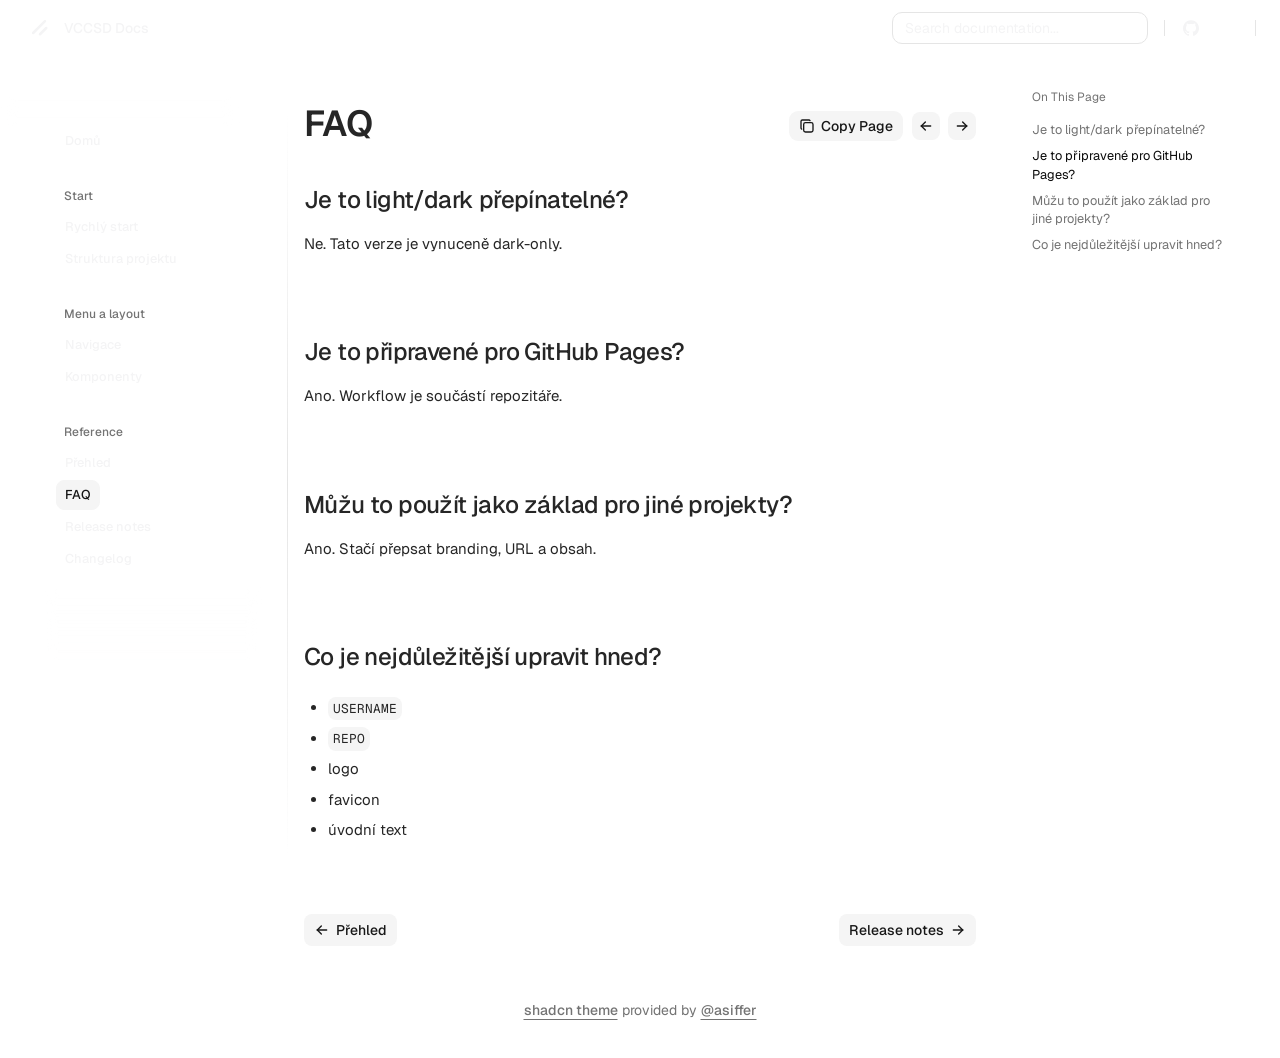
<file: faq/index.html>
<!DOCTYPE html>

<html lang="en">

<head>
    <script>
        /* const base_url = "https://USERNAME.github.io/REPO/"; */
        const base_url = (new URL("..", window.location)).href.replace(/\/+$/, ""); /* for search plugin notably */
        /* const root_relative_url = ".."; */
    </script>
    <script integrity="sha384-m6cZ+Whl1ci89lidlu8DH4C+sZLNOYBvImtjUIhUK+iaNffXhqtbYgBVuuPfRsa0" src="../js/dark.js"></script>


    <meta charset="utf-8" />
    <meta content="width=device-width, initial-scale=1" name="viewport" />

    
    


<title>FAQ</title>









<link rel="canonical" href="https://USERNAME.github.io/REPO/faq/">


<!-- Open Graph (Facebook, LinkedIn) -->

<meta property="og:title" content="FAQ">





<meta property="og:url" content="https://USERNAME.github.io/REPO/faq/">






<!-- Twitter Card -->

<meta name="twitter:title" content="FAQ">






<!-- JSON-LD Structured Data -->



    
    <link href="../img/favicon.ico" rel="icon" />

    <link href="../css/base.css" rel="stylesheet" />
    <link href="../css/geist.css" rel="stylesheet" />

    

    <style>
        :root {
            --theme-accent: oklch(62.3% 0.214 259.815);
        }
    </style>
    <link href="../assets/custom.css" rel="stylesheet" />

    

    <script integrity="sha384-V2jkXRy811qODUbfkLlkVJYBbf4h6XHAEjcU6ReASBPrJvTrlYh4GrI4t6GCju6n"
        src="../js/callbacks.js"></script>

    

    

    

    
    <script>
    document.addEventListener("DOMContentLoaded", function () {
        document.querySelectorAll("a.headerlink").forEach(function (link) {
            link.addEventListener("click", function (e) {
                e.preventDefault();

                // Build the full URL with the anchor fragment
                const url = window.location.origin + window.location.pathname + this.getAttribute("href");

                navigator.clipboard.writeText(url).then(function () {
                    // Optional: brief visual feedback
                });
            });
        });
    });
</script>
    

    
    
</head>

<body
    class="text-foreground group/body overscroll-none font-sans antialiased [--footer-height:calc(var(--spacing)*14)] [--header-height:calc(var(--spacing)*14)] xl:[--footer-height:calc(var(--spacing)*24)] theme-default">
    <div class="bg-background relative z-10 flex min-h-svh flex-col" id="inner-body">
        <header class="bg-background sticky top-0 z-50 w-full" view-transition-name="header">
    <div class="container-wrapper 3xl:fixed:px-0 px-6">
        <div class="3xl:fixed:container flex h-(--header-height) items-center gap-2 **:data-[slot=separator]:!h-4">
            <button id="menu-button" data-slot="popover-trigger" onclick="onMobileMenuButtonClick(event)"
                class="group whitespace-nowrap rounded-md text-sm font-medium transition-all disabled:pointer-events-none disabled:opacity-50 [&amp;_svg]:pointer-events-none [&amp;_svg:not([class*='size-'])]:size-4 shrink-0 [&amp;_svg]:shrink-0 outline-none focus-visible:border-ring focus-visible:ring-ring/50 aria-invalid:ring-destructive/20 dark:aria-invalid:ring-destructive/40 aria-invalid:border-destructive hover:text-accent-foreground px-4 py-2 has-[&gt;svg]:px-3 extend-touch-target h-8 touch-manipulation items-center justify-start gap-2.5 !p-0 hover:bg-transparent focus-visible:bg-transparent focus-visible:ring-0 active:bg-transparent dark:hover:bg-transparent flex lg:hidden"
                type="button" aria-haspopup="dialog" aria-expanded="false" aria-controls="radix-«Rmplb»"
                data-state="closed">
                <div class="relative flex h-8 w-4 items-center justify-center">
                    <div class="relative size-4">
                        <!-- 16px x 16px -->
                        <svg xmlns="http://www.w3.org/2000/svg" viewBox="0 0 16 16" fill="none" stroke="currentColor"
                            stroke-width="2" stroke-linecap="round" stroke-linejoin="round">
                            <line x1="0" x2="16" y1="5" y2="5"
                                class="group-data-[state=open]:translate-y-[2.25px] group-data-[state=open]:-translate-x-[2.25px] group-data-[state=open]:rotate-45 transition-all duration-300 origin-center" />
                            <line x1="0" x2="16" y1="11" y2="11"
                                class="group-data-[state=open]:-translate-y-[2.25px] group-data-[state=open]:-translate-x-[2.25px] group-data-[state=open]:-rotate-45 transition-all duration-300 origin-center" />
                        </svg>
                    </div>

                    <span class="sr-only">Toggle Menu</span>
                </div>
                <span class="flex h-8 items-center text-lg leading-none font-medium">Menu</span>
            </button>
            <a data-slot="button"
                class="items-center justify-center gap-2 whitespace-nowrap rounded-md text-sm font-medium transition-all disabled:pointer-events-none disabled:opacity-50 [&_svg]:pointer-events-none [&_svg:not([class*='size-'])]:size-5 shrink-0 [&_svg]:shrink-0 outline-none focus-visible:border-ring focus-visible:ring-ring/50 focus-visible:ring-[3px] aria-invalid:ring-destructive/20 dark:aria-invalid:ring-destructive/40 aria-invalid:border-destructive hover:bg-accent hover:text-accent-foreground dark:hover:bg-accent/50 hidden h-8 lg:flex"
                href="https://USERNAME.github.io/REPO/">
                <span class="size-8 flex flex-row justify-center items-center">
                    

<svg xmlns="http://www.w3.org/2000/svg" viewBox="0 0 256 256"
    class="size-5">
    <rect width="256" height="256" fill="none"></rect>
    <line x1="208" y1="128" x2="128" y2="208" fill="none" stroke="currentColor" stroke-linecap="round"
        stroke-linejoin="round" stroke-width="32"></line>
    <line x1="192" y1="40" x2="40" y2="192" fill="none" stroke="currentColor" stroke-linecap="round"
        stroke-linejoin="round" stroke-width="32"></line>
</svg>


                </span>

                
                <h1 class="pr-2">VCCSD Docs</h1>
                
            </a>
            
            <div class="ml-auto flex items-center gap-2 md:flex-1 md:justify-end">
                <div class="hidden w-full flex-1 md:flex md:w-auto md:flex-none">
                    <div class="hidden w-full flex-1 md:flex md:w-auto md:flex-none">
    <button onclick="onSearchBarClick(event)" data-slot="dialog-trigger" data-variant="outline" data-size="default" class="inline-flex shrink-0 items-center gap-2 text-sm whitespace-nowrap transition-all outline-none focus-visible:border-ring focus-visible:ring-[3px] focus-visible:ring-ring/50 disabled:pointer-events-none disabled:opacity-50 aria-invalid:border-destructive aria-invalid:ring-destructive/20 dark:aria-invalid:ring-destructive/40 [&amp;_svg]:pointer-events-none [&amp;_svg]:shrink-0 [&amp;_svg:not([class*='size-'])]:size-4 border bg-background hover:text-accent-foreground dark:border-input dark:hover:bg-input/50 px-4 py-2 has-[&gt;svg]:px-3 relative h-8 w-full justify-start rounded-lg pl-3 font-normal text-foreground shadow-none hover:bg-muted/50 sm:pr-12 md:w-48 lg:w-56 xl:w-64 dark:bg-card" type="button" aria-haspopup="dialog" aria-expanded="false" aria-controls="radix-_r_1_" data-state="closed">
        <span class="hidden lg:inline-flex">Search documentation...</span>
        <span class="inline-flex lg:hidden">Search...</span>
    </button>
</div>
<dialog id="search-dialog" onclick="onSearchDialogClick(event)"
    class="fixed top-1/2 left-1/2 -translate-x-1/2 -translate-y-1/2 bg-background rounded-lg shadow-lg border overflow-hidden p-0">
    <div class="w-lg gap-4">
        <div class="flex h-full w-full flex-col overflow-hidden rounded-md bg-popover text-popover-foreground">
            <div data-slot="command-input-wrapper" class="flex h-9 items-center gap-2 border-b px-3"><svg
                    xmlns="http://www.w3.org/2000/svg" width="24" height="24" viewBox="0 0 24 24" fill="none"
                    stroke="currentColor" stroke-width="2" stroke-linecap="round" stroke-linejoin="round"
                    class="lucide lucide-search size-4 shrink-0 opacity-50">
                    <circle cx="11" cy="11" r="8"></circle>
                    <path d="m21 21-4.3-4.3"></path>
                </svg>
                <input data-slot="command-input"
                    class="placeholder:text-muted-foreground flex h-10 w-full rounded-md bg-transparent py-3 text-sm outline-hidden disabled:cursor-not-allowed disabled:opacity-50"
                    placeholder="Search documentation..." cmdk-input="" autocomplete="off" autocorrect="off"
                    spellcheck="false" aria-autocomplete="list" role="combobox" aria-expanded="true"
                    aria-controls="radix-«r1t6»" aria-labelledby="radix-«r1t7»" id="radix-«r1t8»" type="text" value=""
                    aria-activedescendant="radix-«r1th»" oninput="onInputHandler(event)">
            </div>
        </div>
        <div id="mkdocs-search-results">
            <!-- search results go there -->
        </div>
    </div>
</dialog>
<script>
    document.removeEventListener("keydown", searchShortcutHandler);
    document.addEventListener("keydown", searchShortcutHandler);
</script>
                </div>
                
                <div data-orientation="vertical" role="none" data-slot="separator"
                    class="bg-border shrink-0 data-[orientation=horizontal]:h-px data-[orientation=horizontal]:w-full data-[orientation=vertical]:h-full data-[orientation=vertical]:w-px ml-2 hidden lg:block">
                </div>
                <a target="_blank" rel="noreferrer" data-slot="button"
                    class="inline-flex items-center justify-center whitespace-nowrap text-sm font-medium transition-all disabled:pointer-events-none disabled:opacity-50 [&amp;_svg]:pointer-events-none [&amp;_svg:not([class*='size-'])]:size-4 shrink-0 [&amp;_svg]:shrink-0 outline-none focus-visible:border-ring focus-visible:ring-ring/50 focus-visible:ring-[3px] aria-invalid:ring-destructive/20 dark:aria-invalid:ring-destructive/40 aria-invalid:border-destructive hover:bg-accent hover:text-accent-foreground dark:hover:bg-accent/50 rounded-md gap-1.5 px-3 has-[&gt;svg]:px-2.5 h-8 shadow-none"
                    href="https://github.com/USERNAME/REPO">
                    <svg viewBox="0 0 438.549 438.549">
                        <path fill="currentColor"
                            d="M409.132 114.573c-19.608-33.596-46.205-60.194-79.798-79.8-33.598-19.607-70.277-29.408-110.063-29.408-39.781 0-76.472 9.804-110.063 29.408-33.596 19.605-60.192 46.204-79.8 79.8C9.803 148.168 0 184.854 0 224.63c0 47.78 13.94 90.745 41.827 128.906 27.884 38.164 63.906 64.572 108.063 79.227 5.14.954 8.945.283 11.419-1.996 2.475-2.282 3.711-5.14 3.711-8.562 0-.571-.049-5.708-.144-15.417a2549.81 2549.81 0 01-.144-25.406l-6.567 1.136c-4.187.767-9.469 1.092-15.846 1-6.374-.089-12.991-.757-19.842-1.999-6.854-1.231-13.229-4.086-19.13-8.559-5.898-4.473-10.085-10.328-12.56-17.556l-2.855-6.57c-1.903-4.374-4.899-9.233-8.992-14.559-4.093-5.331-8.232-8.945-12.419-10.848l-1.999-1.431c-1.332-.951-2.568-2.098-3.711-3.429-1.142-1.331-1.997-2.663-2.568-3.997-.572-1.335-.098-2.43 1.427-3.289 1.525-.859 4.281-1.276 8.28-1.276l5.708.853c3.807.763 8.516 3.042 14.133 6.851 5.614 3.806 10.229 8.754 13.846 14.842 4.38 7.806 9.657 13.754 15.846 17.847 6.184 4.093 12.419 6.136 18.699 6.136 6.28 0 11.704-.476 16.274-1.423 4.565-.952 8.848-2.383 12.847-4.285 1.713-12.758 6.377-22.559 13.988-29.41-10.848-1.14-20.601-2.857-29.264-5.14-8.658-2.286-17.605-5.996-26.835-11.14-9.235-5.137-16.896-11.516-22.985-19.126-6.09-7.614-11.088-17.61-14.987-29.979-3.901-12.374-5.852-26.648-5.852-42.826 0-23.035 7.52-42.637 22.557-58.817-7.044-17.318-6.379-36.732 1.997-58.24 5.52-1.715 13.706-.428 24.554 3.853 10.85 4.283 18.794 7.952 23.84 10.994 5.046 3.041 9.089 5.618 12.135 7.708 17.705-4.947 35.976-7.421 54.818-7.421s37.117 2.474 54.823 7.421l10.849-6.849c7.419-4.57 16.18-8.758 26.262-12.565 10.088-3.805 17.802-4.853 23.134-3.138 8.562 21.509 9.325 40.922 2.279 58.24 15.036 16.18 22.559 35.787 22.559 58.817 0 16.178-1.958 30.497-5.853 42.966-3.9 12.471-8.941 22.457-15.125 29.979-6.191 7.521-13.901 13.85-23.131 18.986-9.232 5.14-18.182 8.85-26.84 11.136-8.662 2.286-18.415 4.004-29.263 5.146 9.894 8.562 14.842 22.077 14.842 40.539v60.237c0 3.422 1.19 6.279 3.572 8.562 2.379 2.279 6.136 2.95 11.276 1.995 44.163-14.653 80.185-41.062 108.068-79.226 27.88-38.161 41.825-81.126 41.825-128.906-.01-39.771-9.818-76.454-29.414-110.049z">
                        </path>
                    </svg>
                    
                    <span id="stargazers" class="text-muted-foreground w-8 text-xs tabular-nums" onload="test()">
                    </span>
                    
                </a>
                
                <div data-orientation="vertical" role="none" data-slot="separator"
                    class="bg-border shrink-0 data-[orientation=horizontal]:h-px data-[orientation=horizontal]:w-full data-[orientation=vertical]:h-full data-[orientation=vertical]:w-px 3xl:flex hidden">
                </div>
                
                <button data-slot="button"
                    class="items-center justify-center gap-2 whitespace-nowrap rounded-md text-sm font-medium transition-all disabled:pointer-events-none disabled:opacity-50 [&amp;_svg]:pointer-events-none [&amp;_svg:not([class*='size-'])]:size-4 shrink-0 [&amp;_svg]:shrink-0 outline-none focus-visible:border-ring focus-visible:ring-ring/50 focus-visible:ring-[3px] aria-invalid:ring-destructive/20 dark:aria-invalid:ring-destructive/40 aria-invalid:border-destructive hover:bg-accent hover:text-accent-foreground dark:hover:bg-accent/50 size-8 3xl:flex hidden"
                    title="Toggle layout" onclick="toggleLayout(event)">
                    <span class="sr-only">Toggle layout</span>
                    <svg xmlns="http://www.w3.org/2000/svg" width="24" height="24" viewBox="0 0 24 24" fill="none"
                        stroke="currentColor" stroke-width="2" stroke-linecap="round" stroke-linejoin="round"
                        class="lucide lucide-gallery-horizontal">
                        <path d="M2 3v18"></path>
                        <rect width="12" height="18" x="6" y="3" rx="2"></rect>
                        <path d="M22 3v18"></path>
                    </svg>
                </button>
                <div data-orientation="vertical" role="none" data-slot="separator"
                    class="bg-border shrink-0 data-[orientation=horizontal]:h-px data-[orientation=horizontal]:w-full data-[orientation=vertical]:h-full data-[orientation=vertical]:w-px">
                </div>
                <button data-slot="button"
                    class="inline-flex items-center justify-center gap-2 whitespace-nowrap rounded-md text-sm font-medium transition-all disabled:pointer-events-none disabled:opacity-50 [&amp;_svg]:pointer-events-none [&amp;_svg:not([class*='size-'])]:size-4 shrink-0 [&amp;_svg]:shrink-0 outline-none focus-visible:border-ring focus-visible:ring-ring/50 focus-visible:ring-[3px] aria-invalid:ring-destructive/20 dark:aria-invalid:ring-destructive/40 aria-invalid:border-destructive hover:bg-accent hover:text-accent-foreground dark:hover:bg-accent/50 group/toggle extend-touch-target size-8"
                    title="Toggle theme" onclick="onThemeSwitch(event)">
                    <svg xmlns="http://www.w3.org/2000/svg" width="24" height="24" viewBox="0 0 24 24" fill="none"
                        stroke="currentColor" stroke-width="2" stroke-linecap="round" stroke-linejoin="round"
                        class="size-4.5">
                        <path stroke="none" d="M0 0h24v24H0z" fill="none"></path>
                        <path d="M12 12m-9 0a9 9 0 1 0 18 0a9 9 0 1 0 -18 0"></path>
                        <path d="M12 3l0 18"></path>
                        <path d="M12 9l4.65 -4.65"></path>
                        <path d="M12 14.3l7.37 -7.37"></path>
                        <path d="M12 19.6l8.85 -8.85"></path>
                    </svg>
                    <span class="sr-only">Toggle theme</span>
                </button>
            </div>
        </div>
    </div>
</header>
        <main class="flex flex-1 flex-col">
            <div class="container-wrapper flex flex-1 flex-col px-2">
                <div class="group/sidebar-wrapper has-data-[variant=inset]:bg-sidebar flex w-full 3xl:fixed:container 3xl:fixed:px-3 min-h-min flex-1 items-start px-0 [--sidebar-width:220px] [--top-spacing:0] lg:grid lg:grid-cols-[var(--sidebar-width)_minmax(0,1fr)] lg:[--sidebar-width:240px] lg:[--top-spacing:calc(var(--spacing)*4)]"
                    data-slot="sidebar-wrapper"
                    style="--sidebar-width:calc(var(--spacing) * 72);--sidebar-width-icon:3rem;">
                    <div class="w-(--sidebar-width) flex-col text-sidebar-foreground sticky top-[calc(var(--header-height)+0.6rem)] z-30 hidden h-[calc(100svh-10rem)] overscroll-none bg-transparent [--sidebar-menu-width:--spacing(56)] lg:flex"
                        data-slot="sidebar">
                        <div class="h-9"></div>
                        <div
                            class="absolute top-8 z-10 h-8 w-(--sidebar-menu-width) shrink-0 bg-gradient-to-b from-background via-background/80 to-background/50 blur-xs">
                        </div>
                        <div
                            class="absolute top-12 right-2 bottom-0 hidden h-full w-px bg-gradient-to-b from-transparent via-border to-transparent lg:flex">
                        </div>
                        <div class="flex min-h-0 flex-1 flex-col gap-2 overflow-auto group-data-[collapsible=icon]:overflow-hidden mx-auto no-scrollbar w-(--sidebar-menu-width) overflow-x-hidden px-2"
                            data-sidebar="content" data-slot="sidebar-content" view-transition-name="sidebar">
                            











<div data-slot="sidebar-group" data-sidebar="group" class="relative flex w-full min-w-0 flex-col p-2 pt-6">
    <div data-slot="sidebar-group-content" data-sidebar="group-content" class="w-full text-sm">
        <ul data-slot="sidebar-menu" data-sidebar="menu" class="flex w-full min-w-0 flex-col gap-0.5">
            
            
            
            <li data-slot="sidebar-menu-item" data-sidebar="menu-item" class="group/menu-item relative">
    <a data-slot="sidebar-menu-button" data-active="false" data-sidebar="menu-button"
        data-size="default" href=".."
        class="peer/menu-button flex items-center gap-2 rounded-md p-2 text-left ring-sidebar-ring outline-hidden transition-[width,height,padding] group-has-data-[sidebar=menu-action]/menu-item:pr-8 group-data-[collapsible=icon]:size-8! group-data-[collapsible=icon]:p-2! focus-visible:ring-2 active:bg-sidebar-accent active:text-sidebar-accent-foreground disabled:pointer-events-none disabled:opacity-50 aria-disabled:pointer-events-none aria-disabled:opacity-50 data-[active=true]:font-medium data-[active=true]:text-sidebar-accent-foreground data-[state=open]:hover:bg-sidebar-accent data-[state=open]:hover:text-sidebar-accent-foreground [&>span:last-child]:truncate [&>svg]:size-4 [&>svg]:shrink-0 hover:bg-sidebar-accent hover:text-sidebar-accent-foreground relative h-[30px] w-fit overflow-visible border border-transparent text-[0.8rem] font-medium after:absolute after:inset-x-0 after:-inset-y-1 after:z-0 after:rounded-md data-[active=true]:border-accent data-[active=true]:bg-accent 3xl:fixed:w-full 3xl:fixed:max-w-48">

        
        Domů
        

        

        

        
    </a>
</li>
            
            
        </ul>
    </div>
</div>




<div data-slot="sidebar-group" data-sidebar="group" class="relative flex w-full min-w-0 flex-col p-2">
    <div data-slot="sidebar-group-label" data-sidebar="group-label"
        class="flex h-8 shrink-0 items-center rounded-md px-2 text-xs ring-sidebar-ring outline-hidden transition-[margin,opacity] duration-200 ease-linear focus-visible:ring-2 [&>svg]:size-4 [&>svg]:shrink-0 group-data-[collapsible=icon]:-mt-8 group-data-[collapsible=icon]:opacity-0 font-medium text-muted-foreground">
        Start</div>
    <div data-slot="sidebar-group-content" data-sidebar="group-content" class="w-full text-sm">
        <ul data-slot="sidebar-menu" data-sidebar="menu" class="flex w-full min-w-0 flex-col gap-0.5">
            
            
            <li data-slot="sidebar-menu-item" data-sidebar="menu-item" class="group/menu-item relative">
    <a data-slot="sidebar-menu-button" data-active="false" data-sidebar="menu-button"
        data-size="default" href="../getting-started/"
        class="peer/menu-button flex items-center gap-2 rounded-md p-2 text-left ring-sidebar-ring outline-hidden transition-[width,height,padding] group-has-data-[sidebar=menu-action]/menu-item:pr-8 group-data-[collapsible=icon]:size-8! group-data-[collapsible=icon]:p-2! focus-visible:ring-2 active:bg-sidebar-accent active:text-sidebar-accent-foreground disabled:pointer-events-none disabled:opacity-50 aria-disabled:pointer-events-none aria-disabled:opacity-50 data-[active=true]:font-medium data-[active=true]:text-sidebar-accent-foreground data-[state=open]:hover:bg-sidebar-accent data-[state=open]:hover:text-sidebar-accent-foreground [&>span:last-child]:truncate [&>svg]:size-4 [&>svg]:shrink-0 hover:bg-sidebar-accent hover:text-sidebar-accent-foreground relative h-[30px] w-fit overflow-visible border border-transparent text-[0.8rem] font-medium after:absolute after:inset-x-0 after:-inset-y-1 after:z-0 after:rounded-md data-[active=true]:border-accent data-[active=true]:bg-accent 3xl:fixed:w-full 3xl:fixed:max-w-48">

        
        Rychlý start
        

        

        

        
    </a>
</li>
            
            
            
            <li data-slot="sidebar-menu-item" data-sidebar="menu-item" class="group/menu-item relative">
    <a data-slot="sidebar-menu-button" data-active="false" data-sidebar="menu-button"
        data-size="default" href="../architecture/"
        class="peer/menu-button flex items-center gap-2 rounded-md p-2 text-left ring-sidebar-ring outline-hidden transition-[width,height,padding] group-has-data-[sidebar=menu-action]/menu-item:pr-8 group-data-[collapsible=icon]:size-8! group-data-[collapsible=icon]:p-2! focus-visible:ring-2 active:bg-sidebar-accent active:text-sidebar-accent-foreground disabled:pointer-events-none disabled:opacity-50 aria-disabled:pointer-events-none aria-disabled:opacity-50 data-[active=true]:font-medium data-[active=true]:text-sidebar-accent-foreground data-[state=open]:hover:bg-sidebar-accent data-[state=open]:hover:text-sidebar-accent-foreground [&>span:last-child]:truncate [&>svg]:size-4 [&>svg]:shrink-0 hover:bg-sidebar-accent hover:text-sidebar-accent-foreground relative h-[30px] w-fit overflow-visible border border-transparent text-[0.8rem] font-medium after:absolute after:inset-x-0 after:-inset-y-1 after:z-0 after:rounded-md data-[active=true]:border-accent data-[active=true]:bg-accent 3xl:fixed:w-full 3xl:fixed:max-w-48">

        
        Struktura projektu
        

        

        

        
    </a>
</li>
            
            
        </ul>
    </div>
</div>



<div data-slot="sidebar-group" data-sidebar="group" class="relative flex w-full min-w-0 flex-col p-2">
    <div data-slot="sidebar-group-label" data-sidebar="group-label"
        class="flex h-8 shrink-0 items-center rounded-md px-2 text-xs ring-sidebar-ring outline-hidden transition-[margin,opacity] duration-200 ease-linear focus-visible:ring-2 [&>svg]:size-4 [&>svg]:shrink-0 group-data-[collapsible=icon]:-mt-8 group-data-[collapsible=icon]:opacity-0 font-medium text-muted-foreground">
        Menu a layout</div>
    <div data-slot="sidebar-group-content" data-sidebar="group-content" class="w-full text-sm">
        <ul data-slot="sidebar-menu" data-sidebar="menu" class="flex w-full min-w-0 flex-col gap-0.5">
            
            
            <li data-slot="sidebar-menu-item" data-sidebar="menu-item" class="group/menu-item relative">
    <a data-slot="sidebar-menu-button" data-active="false" data-sidebar="menu-button"
        data-size="default" href="../navigation/"
        class="peer/menu-button flex items-center gap-2 rounded-md p-2 text-left ring-sidebar-ring outline-hidden transition-[width,height,padding] group-has-data-[sidebar=menu-action]/menu-item:pr-8 group-data-[collapsible=icon]:size-8! group-data-[collapsible=icon]:p-2! focus-visible:ring-2 active:bg-sidebar-accent active:text-sidebar-accent-foreground disabled:pointer-events-none disabled:opacity-50 aria-disabled:pointer-events-none aria-disabled:opacity-50 data-[active=true]:font-medium data-[active=true]:text-sidebar-accent-foreground data-[state=open]:hover:bg-sidebar-accent data-[state=open]:hover:text-sidebar-accent-foreground [&>span:last-child]:truncate [&>svg]:size-4 [&>svg]:shrink-0 hover:bg-sidebar-accent hover:text-sidebar-accent-foreground relative h-[30px] w-fit overflow-visible border border-transparent text-[0.8rem] font-medium after:absolute after:inset-x-0 after:-inset-y-1 after:z-0 after:rounded-md data-[active=true]:border-accent data-[active=true]:bg-accent 3xl:fixed:w-full 3xl:fixed:max-w-48">

        
        Navigace
        

        

        

        
    </a>
</li>
            
            
            
            <li data-slot="sidebar-menu-item" data-sidebar="menu-item" class="group/menu-item relative">
    <a data-slot="sidebar-menu-button" data-active="false" data-sidebar="menu-button"
        data-size="default" href="../components/"
        class="peer/menu-button flex items-center gap-2 rounded-md p-2 text-left ring-sidebar-ring outline-hidden transition-[width,height,padding] group-has-data-[sidebar=menu-action]/menu-item:pr-8 group-data-[collapsible=icon]:size-8! group-data-[collapsible=icon]:p-2! focus-visible:ring-2 active:bg-sidebar-accent active:text-sidebar-accent-foreground disabled:pointer-events-none disabled:opacity-50 aria-disabled:pointer-events-none aria-disabled:opacity-50 data-[active=true]:font-medium data-[active=true]:text-sidebar-accent-foreground data-[state=open]:hover:bg-sidebar-accent data-[state=open]:hover:text-sidebar-accent-foreground [&>span:last-child]:truncate [&>svg]:size-4 [&>svg]:shrink-0 hover:bg-sidebar-accent hover:text-sidebar-accent-foreground relative h-[30px] w-fit overflow-visible border border-transparent text-[0.8rem] font-medium after:absolute after:inset-x-0 after:-inset-y-1 after:z-0 after:rounded-md data-[active=true]:border-accent data-[active=true]:bg-accent 3xl:fixed:w-full 3xl:fixed:max-w-48">

        
        Komponenty
        

        

        

        
    </a>
</li>
            
            
        </ul>
    </div>
</div>



<div data-slot="sidebar-group" data-sidebar="group" class="relative flex w-full min-w-0 flex-col p-2">
    <div data-slot="sidebar-group-label" data-sidebar="group-label"
        class="flex h-8 shrink-0 items-center rounded-md px-2 text-xs ring-sidebar-ring outline-hidden transition-[margin,opacity] duration-200 ease-linear focus-visible:ring-2 [&>svg]:size-4 [&>svg]:shrink-0 group-data-[collapsible=icon]:-mt-8 group-data-[collapsible=icon]:opacity-0 font-medium text-muted-foreground">
        Reference</div>
    <div data-slot="sidebar-group-content" data-sidebar="group-content" class="w-full text-sm">
        <ul data-slot="sidebar-menu" data-sidebar="menu" class="flex w-full min-w-0 flex-col gap-0.5">
            
            
            <li data-slot="sidebar-menu-item" data-sidebar="menu-item" class="group/menu-item relative">
    <a data-slot="sidebar-menu-button" data-active="false" data-sidebar="menu-button"
        data-size="default" href="../reference/"
        class="peer/menu-button flex items-center gap-2 rounded-md p-2 text-left ring-sidebar-ring outline-hidden transition-[width,height,padding] group-has-data-[sidebar=menu-action]/menu-item:pr-8 group-data-[collapsible=icon]:size-8! group-data-[collapsible=icon]:p-2! focus-visible:ring-2 active:bg-sidebar-accent active:text-sidebar-accent-foreground disabled:pointer-events-none disabled:opacity-50 aria-disabled:pointer-events-none aria-disabled:opacity-50 data-[active=true]:font-medium data-[active=true]:text-sidebar-accent-foreground data-[state=open]:hover:bg-sidebar-accent data-[state=open]:hover:text-sidebar-accent-foreground [&>span:last-child]:truncate [&>svg]:size-4 [&>svg]:shrink-0 hover:bg-sidebar-accent hover:text-sidebar-accent-foreground relative h-[30px] w-fit overflow-visible border border-transparent text-[0.8rem] font-medium after:absolute after:inset-x-0 after:-inset-y-1 after:z-0 after:rounded-md data-[active=true]:border-accent data-[active=true]:bg-accent 3xl:fixed:w-full 3xl:fixed:max-w-48">

        
        Přehled
        

        

        

        
    </a>
</li>
            
            
            
            <li data-slot="sidebar-menu-item" data-sidebar="menu-item" class="group/menu-item relative">
    <a data-slot="sidebar-menu-button" data-active="true" data-sidebar="menu-button"
        data-size="default" href="./"
        class="peer/menu-button flex items-center gap-2 rounded-md p-2 text-left ring-sidebar-ring outline-hidden transition-[width,height,padding] group-has-data-[sidebar=menu-action]/menu-item:pr-8 group-data-[collapsible=icon]:size-8! group-data-[collapsible=icon]:p-2! focus-visible:ring-2 active:bg-sidebar-accent active:text-sidebar-accent-foreground disabled:pointer-events-none disabled:opacity-50 aria-disabled:pointer-events-none aria-disabled:opacity-50 data-[active=true]:font-medium data-[active=true]:text-sidebar-accent-foreground data-[state=open]:hover:bg-sidebar-accent data-[state=open]:hover:text-sidebar-accent-foreground [&>span:last-child]:truncate [&>svg]:size-4 [&>svg]:shrink-0 hover:bg-sidebar-accent hover:text-sidebar-accent-foreground relative h-[30px] w-fit overflow-visible border border-transparent text-[0.8rem] font-medium after:absolute after:inset-x-0 after:-inset-y-1 after:z-0 after:rounded-md data-[active=true]:border-accent data-[active=true]:bg-accent 3xl:fixed:w-full 3xl:fixed:max-w-48">

        
        FAQ
        

        

        

        
    </a>
</li>
            
            
            
            <li data-slot="sidebar-menu-item" data-sidebar="menu-item" class="group/menu-item relative">
    <a data-slot="sidebar-menu-button" data-active="false" data-sidebar="menu-button"
        data-size="default" href="../releases/"
        class="peer/menu-button flex items-center gap-2 rounded-md p-2 text-left ring-sidebar-ring outline-hidden transition-[width,height,padding] group-has-data-[sidebar=menu-action]/menu-item:pr-8 group-data-[collapsible=icon]:size-8! group-data-[collapsible=icon]:p-2! focus-visible:ring-2 active:bg-sidebar-accent active:text-sidebar-accent-foreground disabled:pointer-events-none disabled:opacity-50 aria-disabled:pointer-events-none aria-disabled:opacity-50 data-[active=true]:font-medium data-[active=true]:text-sidebar-accent-foreground data-[state=open]:hover:bg-sidebar-accent data-[state=open]:hover:text-sidebar-accent-foreground [&>span:last-child]:truncate [&>svg]:size-4 [&>svg]:shrink-0 hover:bg-sidebar-accent hover:text-sidebar-accent-foreground relative h-[30px] w-fit overflow-visible border border-transparent text-[0.8rem] font-medium after:absolute after:inset-x-0 after:-inset-y-1 after:z-0 after:rounded-md data-[active=true]:border-accent data-[active=true]:bg-accent 3xl:fixed:w-full 3xl:fixed:max-w-48">

        
        Release notes
        

        

        

        
    </a>
</li>
            
            
            
            <li data-slot="sidebar-menu-item" data-sidebar="menu-item" class="group/menu-item relative">
    <a data-slot="sidebar-menu-button" data-active="false" data-sidebar="menu-button"
        data-size="default" href="../changelog/"
        class="peer/menu-button flex items-center gap-2 rounded-md p-2 text-left ring-sidebar-ring outline-hidden transition-[width,height,padding] group-has-data-[sidebar=menu-action]/menu-item:pr-8 group-data-[collapsible=icon]:size-8! group-data-[collapsible=icon]:p-2! focus-visible:ring-2 active:bg-sidebar-accent active:text-sidebar-accent-foreground disabled:pointer-events-none disabled:opacity-50 aria-disabled:pointer-events-none aria-disabled:opacity-50 data-[active=true]:font-medium data-[active=true]:text-sidebar-accent-foreground data-[state=open]:hover:bg-sidebar-accent data-[state=open]:hover:text-sidebar-accent-foreground [&>span:last-child]:truncate [&>svg]:size-4 [&>svg]:shrink-0 hover:bg-sidebar-accent hover:text-sidebar-accent-foreground relative h-[30px] w-fit overflow-visible border border-transparent text-[0.8rem] font-medium after:absolute after:inset-x-0 after:-inset-y-1 after:z-0 after:rounded-md data-[active=true]:border-accent data-[active=true]:bg-accent 3xl:fixed:w-full 3xl:fixed:max-w-48">

        
        Changelog
        

        

        

        
    </a>
</li>
            
            
        </ul>
    </div>
</div>





<div
    class="sticky -bottom-1 z-10 h-16 shrink-0 bg-gradient-to-t from-background via-background/80 to-background/50 blur-xs">
</div>

                        </div>
                    </div>
                    <div class="h-full w-full">
                        <div class="flex items-stretch text-[1.05rem] sm:text-[15px] xl:w-full" data-slot="docs">

                            <div class="flex min-w-0 flex-1 flex-col">
                                <div class="h-(--top-spacing) shrink-0"></div>
                                
                                
                                <article class="w-full" view-transition-name="page">
  <div class="flex flex-col gap-2">
    <div class="flex flex-col gap-2">
      <div id="page-header" class="flex items-start justify-between">
        <h1 class="scroll-m-20 text-4xl font-semibold tracking-tight sm:text-3xl xl:text-4xl">
          FAQ
        </h1>

        <div class="flex items-center gap-2 pt-1.5">
          <button
    onclick="fetch(`https://USERNAME.github.io/REPO/faq.md`).then((r) => r.blob()).then((blob) => navigator.clipboard.write([new ClipboardItem({ 'text/plain': blob })]))"
    data-slot="button" class="secondary cursor-pointer">
    <svg xmlns="http://www.w3.org/2000/svg" width="24" height="24" viewBox="0 0 24 24" fill="none" stroke="currentColor"
        stroke-width="2" stroke-linecap="round" stroke-linejoin="round" class="tabler-icon tabler-icon-copy ">
        <path
            d="M7 7m0 2.667a2.667 2.667 0 0 1 2.667 -2.667h8.666a2.667 2.667 0 0 1 2.667 2.667v8.666a2.667 2.667 0 0 1 -2.667 2.667h-8.666a2.667 2.667 0 0 1 -2.667 -2.667z">
        </path>
        <path d="M4.012 16.737a2.005 2.005 0 0 1 -1.012 -1.737v-10c0 -1.1 .9 -2 2 -2h10c.75 0 1.158 .385 1.5 1"></path>
    </svg>
    <span class="max-md:hidden">Copy Page</span>
</button>
          
          <a data-slot="button" id="previous-button"
            class="inline-flex items-center justify-center gap-2 whitespace-nowrap rounded-md text-sm font-medium transition-all disabled:pointer-events-none disabled:opacity-50 [&amp;_svg]:pointer-events-none [&amp;_svg:not([class*='size-'])]:size-4 shrink-0 [&amp;_svg]:shrink-0 outline-none focus-visible:border-ring focus-visible:ring-ring/50 focus-visible:ring-[3px] aria-invalid:ring-destructive/20 dark:aria-invalid:ring-destructive/40 aria-invalid:border-destructive bg-secondary text-secondary-foreground hover:bg-secondary/80 extend-touch-target size-8 shadow-none md:size-7"
            href="../reference/">
            <svg xmlns="http://www.w3.org/2000/svg" width="24" height="24" viewBox="0 0 24 24" fill="none"
              stroke="currentColor" stroke-width="2" stroke-linecap="round" stroke-linejoin="round"
              class="tabler-icon tabler-icon-arrow-left">
              <path d="M5 12l14 0"></path>
              <path d="M5 12l6 6"></path>
              <path d="M5 12l6 -6"></path>
            </svg>
            <span class="sr-only">Previous</span>
          </a>
          
          
          <a data-slot="button" id="next-button"
            class="inline-flex items-center justify-center gap-2 whitespace-nowrap rounded-md text-sm font-medium transition-all disabled:pointer-events-none disabled:opacity-50 [&amp;_svg]:pointer-events-none [&amp;_svg:not([class*='size-'])]:size-4 shrink-0 [&amp;_svg]:shrink-0 outline-none focus-visible:border-ring focus-visible:ring-ring/50 focus-visible:ring-[3px] aria-invalid:ring-destructive/20 dark:aria-invalid:ring-destructive/40 aria-invalid:border-destructive bg-secondary text-secondary-foreground hover:bg-secondary/80 extend-touch-target size-8 shadow-none md:size-7"
            href="../releases/">
            <span class="sr-only">Next</span>
            <svg xmlns="http://www.w3.org/2000/svg" width="24" height="24" viewBox="0 0 24 24" fill="none"
              stroke="currentColor" stroke-width="2" stroke-linecap="round" stroke-linejoin="round"
              class="tabler-icon tabler-icon-arrow-right">
              <path d="M5 12l14 0"></path>
              <path d="M13 18l6 -6"></path>
              <path d="M13 6l6 6"></path>
            </svg>
          </a>
          
        </div>
      </div>
      
    </div>
    <div class="flex justify-end items-center">
      
      
    </div>
  </div>
  <div class="typography w-full flex-1 *:data-[slot=alert]:first:mt-0">
    <h2 id="je-to-lightdark-prepinatelne">Je to light/dark přepínatelné?<a class="headerlink" href="#je-to-lightdark-prepinatelne" title="Permanent link">&para;</a></h2>
<p>Ne. Tato verze je vynuceně dark-only.</p>
<h2 id="je-to-pripravene-pro-github-pages">Je to připravené pro GitHub Pages?<a class="headerlink" href="#je-to-pripravene-pro-github-pages" title="Permanent link">&para;</a></h2>
<p>Ano. Workflow je součástí repozitáře.</p>
<h2 id="muzu-to-pouzit-jako-zaklad-pro-jine-projekty">Můžu to použít jako základ pro jiné projekty?<a class="headerlink" href="#muzu-to-pouzit-jako-zaklad-pro-jine-projekty" title="Permanent link">&para;</a></h2>
<p>Ano. Stačí přepsat branding, URL a obsah.</p>
<h2 id="co-je-nejdulezitejsi-upravit-hned">Co je nejdůležitější upravit hned?<a class="headerlink" href="#co-je-nejdulezitejsi-upravit-hned" title="Permanent link">&para;</a></h2>
<ul>
<li><code>USERNAME</code></li>
<li><code>REPO</code></li>
<li>logo</li>
<li>favicon</li>
<li>úvodní text</li>
</ul>
  </div>
  
  <script>
    document.querySelectorAll('article h2, article h3').forEach((header) => {
      toc.observer.observe(header);
    });
  </script>
</article>
                                <div class="mx-auto flex flex-wrap h-16 w-full max-w-2xl items-center gap-2 px-4 md:px-0">
    
    <a data-slot="button"
        class="inline-flex items-center justify-center whitespace-nowrap text-sm font-medium transition-all disabled:pointer-events-none disabled:opacity-50 [&amp;_svg]:pointer-events-none [&amp;_svg:not([class*='size-'])]:size-4 shrink-0 [&amp;_svg]:shrink-0 outline-none focus-visible:border-ring focus-visible:ring-ring/50 focus-visible:ring-[3px] aria-invalid:ring-destructive/20 dark:aria-invalid:ring-destructive/40 aria-invalid:border-destructive bg-secondary text-secondary-foreground hover:bg-secondary/80 h-8 rounded-md gap-1.5 px-3 has-[&gt;svg]:px-2.5 shadow-none"
        href="../reference/">
        <svg xmlns="http://www.w3.org/2000/svg" width="24" height="24" viewBox="0 0 24 24" fill="none"
            stroke="currentColor" stroke-width="2" stroke-linecap="round" stroke-linejoin="round"
            class="tabler-icon tabler-icon-arrow-left ">
            <path d="M5 12l14 0"></path>
            <path d="M5 12l6 6"></path>
            <path d="M5 12l6 -6"></path>
        </svg>
        <span class="max-[500px]:hidden">Přehled</span>
    </a>
    
    
    <a data-slot="button"
        class="inline-flex items-center justify-center whitespace-nowrap text-sm font-medium transition-all disabled:pointer-events-none disabled:opacity-50 [&amp;_svg]:pointer-events-none [&amp;_svg:not([class*='size-'])]:size-4 shrink-0 [&amp;_svg]:shrink-0 outline-none focus-visible:border-ring focus-visible:ring-ring/50 focus-visible:ring-[3px] aria-invalid:ring-destructive/20 dark:aria-invalid:ring-destructive/40 aria-invalid:border-destructive bg-secondary text-secondary-foreground hover:bg-secondary/80 h-8 rounded-md gap-1.5 px-3 has-[&gt;svg]:px-2.5 ml-auto shadow-none"
        href="../releases/">
        <span class="max-[500px]:hidden">Release notes</span>
        <svg xmlns="http://www.w3.org/2000/svg" width="24" height="24" viewBox="0 0 24 24" fill="none"
            stroke="currentColor" stroke-width="2" stroke-linecap="round" stroke-linejoin="round"
            class="tabler-icon tabler-icon-arrow-right ">
            <path d="M5 12l14 0"></path>
            <path d="M13 18l6 -6"></path>
            <path d="M13 6l6 6"></path>
        </svg>
    </a>
    
</div>
                                
                                
                            </div>
                            
                            <dialog id="bottom-sidebar" onclick="onBottomSidebarDialogClick(event)" class="bg-transparent"
    style="position: fixed; left: 0px; top: 0px; transform: translate(0px, 58px); min-width: max-content; --radix-popper-transform-origin: 0% 0px; will-change: transform; z-index: 50; --radix-popper-available-width: 504px; --radix-popper-available-height: 857px; --radix-popper-anchor-width: 72.94999694824219px; --radix-popper-anchor-height: 32px;">
    <div data-side="bottom" data-align="start" data-state="open" role="dialog" data-slot="popover-content"
        class="text-popover-foreground data-[state=open]:animate-in data-[state=closed]:animate-out data-[state=closed]:fade-out-0 data-[state=open]:fade-in-0 data-[state=closed]:zoom-out-95 data-[state=open]:zoom-in-95 data-[side=bottom]:slide-in-from-top-2 data-[side=left]:slide-in-from-right-2 data-[side=right]:slide-in-from-left-2 data-[side=top]:slide-in-from-bottom-2 z-50 origin-(--radix-popover-content-transform-origin) border outline-hidden bg-background/90 no-scrollbar h-(--radix-popper-available-height) w-(--radix-popper-available-width) overflow-y-auto rounded-none border-none p-0 shadow-none backdrop-blur duration-100"
        style="--radix-popover-content-transform-origin: var(--radix-popper-transform-origin); --radix-popover-content-available-width: var(--radix-popper-available-width); --radix-popover-content-available-height: var(--radix-popper-available-height); --radix-popover-trigger-width: var(--radix-popper-anchor-width); --radix-popover-trigger-height: var(--radix-popper-anchor-height);"
        tabindex="-1">
        <div class="flex flex-col gap-12 overflow-auto px-6 py-6">
            
            
            

            
            <div class="flex flex-col gap-4">
                <div class="text-muted-foreground text-sm font-medium">Menu</div>
                <div class="flex flex-col gap-3">
                    
                    <a class="text-2xl font-medium" href="..">
                        
                        Domů
                        
                    </a>
                    
                </div>
            </div>
            

            
            <div class="flex flex-col gap-8">
                
                <div class="flex flex-col gap-4">
                    <div class="text-muted-foreground text-sm font-medium">Start</div>
                    
                    <div class="flex flex-col gap-3">
                        
                        <a class="text-2xl font-medium" href="../getting-started/">
                            
                            Rychlý start
                            
                        </a>
                        
                        <a class="text-2xl font-medium" href="../architecture/">
                            
                            Struktura projektu
                            
                        </a>
                        
                    </div>
                    
                </div>
                
                <div class="flex flex-col gap-4">
                    <div class="text-muted-foreground text-sm font-medium">Menu a layout</div>
                    
                    <div class="flex flex-col gap-3">
                        
                        <a class="text-2xl font-medium" href="../navigation/">
                            
                            Navigace
                            
                        </a>
                        
                        <a class="text-2xl font-medium" href="../components/">
                            
                            Komponenty
                            
                        </a>
                        
                    </div>
                    
                </div>
                
                <div class="flex flex-col gap-4">
                    <div class="text-muted-foreground text-sm font-medium">Reference</div>
                    
                    <div class="flex flex-col gap-3">
                        
                        <a class="text-2xl font-medium" href="../reference/">
                            
                            Přehled
                            
                        </a>
                        
                        <a class="text-2xl font-medium" href="./">
                            
                            FAQ
                            
                        </a>
                        
                        <a class="text-2xl font-medium" href="../releases/">
                            
                            Release notes
                            
                        </a>
                        
                        <a class="text-2xl font-medium" href="../changelog/">
                            
                            Changelog
                            
                        </a>
                        
                    </div>
                    
                </div>
                
            </div>
            
            

        </div>
    </div>
</dialog>
                            <div
                                class="sticky top-[calc(var(--header-height)+1px)] ml-auto hidden h-[calc(100svh-var(--header-height)-var(--footer-height))] w-72 flex-col gap-4 overflow-hidden overscroll-none pb-8 xl:flex">
                                <div class="h-(--top-spacing) shrink-0"></div>
                                
                                
                                <div id="toc" view-transition-name="toc" class="no-scrollbar overflow-y-auto px-8">
    <div class="flex flex-col gap-2 p-4 pt-0 text-sm">
        <p class="text-muted-foreground bg-background sticky top-0 h-6 text-xs">On This Page</p>
        
        
        
        
        <a href="#je-to-lightdark-prepinatelne"
            class="text-muted-foreground hover:text-foreground data-[active=true]:text-foreground text-[0.8rem] no-underline transition-colors data-[depth=3]:pl-4 data-[depth=4]:pl-6"
            data-active="false" data-depth="2" onClick="deferSetActiveTocLink('#je-to-lightdark-prepinatelne');">
            Je to light/dark přepínatelné?
        </a>
        

        
        <a href="#je-to-pripravene-pro-github-pages"
            class="text-muted-foreground hover:text-foreground data-[active=true]:text-foreground text-[0.8rem] no-underline transition-colors data-[depth=3]:pl-4 data-[depth=4]:pl-6"
            data-active="false" data-depth="2" onClick="deferSetActiveTocLink('#je-to-pripravene-pro-github-pages');">
            Je to připravené pro GitHub Pages?
        </a>
        

        
        <a href="#muzu-to-pouzit-jako-zaklad-pro-jine-projekty"
            class="text-muted-foreground hover:text-foreground data-[active=true]:text-foreground text-[0.8rem] no-underline transition-colors data-[depth=3]:pl-4 data-[depth=4]:pl-6"
            data-active="false" data-depth="2" onClick="deferSetActiveTocLink('#muzu-to-pouzit-jako-zaklad-pro-jine-projekty');">
            Můžu to použít jako základ pro jiné projekty?
        </a>
        

        
        <a href="#co-je-nejdulezitejsi-upravit-hned"
            class="text-muted-foreground hover:text-foreground data-[active=true]:text-foreground text-[0.8rem] no-underline transition-colors data-[depth=3]:pl-4 data-[depth=4]:pl-6"
            data-active="false" data-depth="2" onClick="deferSetActiveTocLink('#co-je-nejdulezitejsi-upravit-hned');">
            Co je nejdůležitější upravit hned?
        </a>
        

        
        
        
        

    </div>
    <div class="h-12"></div>

</div>
                                
                                
                            </div>

                        </div>
                    </div>
                </div>
            </div>
        </main>
        <footer view-transition-name="footer"
    class="group-has-[.section-soft]/body:bg-surface/40 3xl:fixed:bg-transparent dark:bg-transparent">
    <div class="container-wrapper px-4 xl:px-6">
        <div class="flex h-(--footer-height) items-center justify-between">
            <div class="text-muted-foreground w-full text-center text-xs leading-loose sm:text-sm">
                
                <a href="https://github.com/asiffer/mkdocs-shadcn">shadcn theme</a> provided by
                <a href="https://github.com/asiffer">@asiffer</a>
            </div>
        </div>
    </div>
</footer>
    </div>
     

<script src="../search/main.js"></script>


    

    <script integrity="sha384-JLNLRFGzvOp0up707XKgSnAjjt1w5BF/+lbeLQvlf6mNwf0m89IXFdpNAk4t6Hcs"
        src="../js/copy-button.js"></script>
    <script integrity="sha384-JBx6cBEiyhK1KPwZgBHiI6GDaAmvlOxMQFyWAZTEpW5Ifo5XQ2LBcJ61GVOumwF1"
        src="../js/sidebar.js"></script>
    <script integrity="sha384-fNURFMRt0p/HqXnQnV4+CT9dX1GiU5F0fC3pFbg7gfoANytoUMErSW7suWSBkSuF"
        src="../js/slider.js"></script>
    <script>updatePygmentsStylesheet();</script>
    
    <script>fetchStargazers("https://github.com/USERNAME/REPO");</script>
    
    
    
    <script type="speculationrules">
{
  "prerender": [
    {
      "where": {
          "selector_matches": ["#next-button", "#previous-button"]
      }
    }
  ]
}
</script>
</body>

</html>
</file>
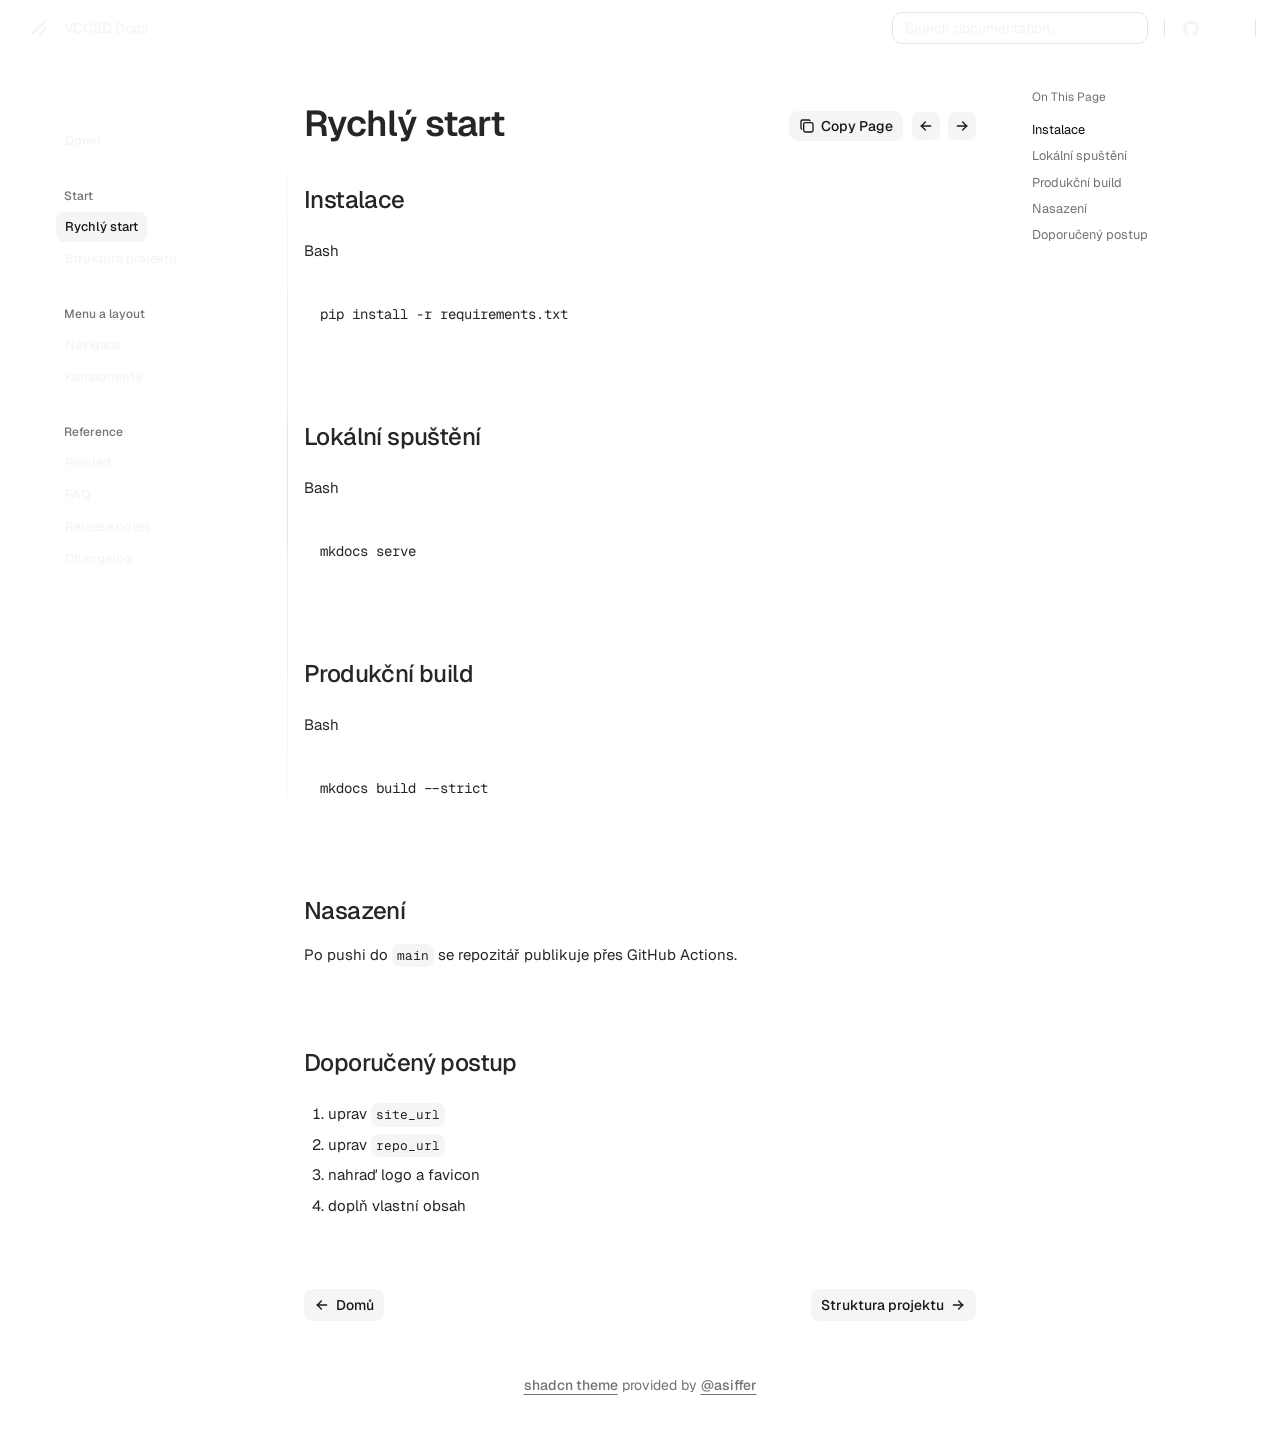
<file: getting-started/index.html>
<!DOCTYPE html>

<html lang="en">

<head>
    <script>
        /* const base_url = "https://USERNAME.github.io/REPO/"; */
        const base_url = (new URL("..", window.location)).href.replace(/\/+$/, ""); /* for search plugin notably */
        /* const root_relative_url = ".."; */
    </script>
    <script integrity="sha384-m6cZ+Whl1ci89lidlu8DH4C+sZLNOYBvImtjUIhUK+iaNffXhqtbYgBVuuPfRsa0" src="../js/dark.js"></script>


    <meta charset="utf-8" />
    <meta content="width=device-width, initial-scale=1" name="viewport" />

    
    


<title>Rychlý start</title>









<link rel="canonical" href="https://USERNAME.github.io/REPO/getting-started/">


<!-- Open Graph (Facebook, LinkedIn) -->

<meta property="og:title" content="Rychlý start">





<meta property="og:url" content="https://USERNAME.github.io/REPO/getting-started/">






<!-- Twitter Card -->

<meta name="twitter:title" content="Rychlý start">






<!-- JSON-LD Structured Data -->



    
    <link href="../img/favicon.ico" rel="icon" />

    <link href="../css/base.css" rel="stylesheet" />
    <link href="../css/geist.css" rel="stylesheet" />

    

    <style>
        :root {
            --theme-accent: oklch(62.3% 0.214 259.815);
        }
    </style>
    <link href="../assets/custom.css" rel="stylesheet" />

    

    <script integrity="sha384-V2jkXRy811qODUbfkLlkVJYBbf4h6XHAEjcU6ReASBPrJvTrlYh4GrI4t6GCju6n"
        src="../js/callbacks.js"></script>

    

    

    

    
    <script>
    document.addEventListener("DOMContentLoaded", function () {
        document.querySelectorAll("a.headerlink").forEach(function (link) {
            link.addEventListener("click", function (e) {
                e.preventDefault();

                // Build the full URL with the anchor fragment
                const url = window.location.origin + window.location.pathname + this.getAttribute("href");

                navigator.clipboard.writeText(url).then(function () {
                    // Optional: brief visual feedback
                });
            });
        });
    });
</script>
    

    
    
</head>

<body
    class="text-foreground group/body overscroll-none font-sans antialiased [--footer-height:calc(var(--spacing)*14)] [--header-height:calc(var(--spacing)*14)] xl:[--footer-height:calc(var(--spacing)*24)] theme-default">
    <div class="bg-background relative z-10 flex min-h-svh flex-col" id="inner-body">
        <header class="bg-background sticky top-0 z-50 w-full" view-transition-name="header">
    <div class="container-wrapper 3xl:fixed:px-0 px-6">
        <div class="3xl:fixed:container flex h-(--header-height) items-center gap-2 **:data-[slot=separator]:!h-4">
            <button id="menu-button" data-slot="popover-trigger" onclick="onMobileMenuButtonClick(event)"
                class="group whitespace-nowrap rounded-md text-sm font-medium transition-all disabled:pointer-events-none disabled:opacity-50 [&amp;_svg]:pointer-events-none [&amp;_svg:not([class*='size-'])]:size-4 shrink-0 [&amp;_svg]:shrink-0 outline-none focus-visible:border-ring focus-visible:ring-ring/50 aria-invalid:ring-destructive/20 dark:aria-invalid:ring-destructive/40 aria-invalid:border-destructive hover:text-accent-foreground px-4 py-2 has-[&gt;svg]:px-3 extend-touch-target h-8 touch-manipulation items-center justify-start gap-2.5 !p-0 hover:bg-transparent focus-visible:bg-transparent focus-visible:ring-0 active:bg-transparent dark:hover:bg-transparent flex lg:hidden"
                type="button" aria-haspopup="dialog" aria-expanded="false" aria-controls="radix-«Rmplb»"
                data-state="closed">
                <div class="relative flex h-8 w-4 items-center justify-center">
                    <div class="relative size-4">
                        <!-- 16px x 16px -->
                        <svg xmlns="http://www.w3.org/2000/svg" viewBox="0 0 16 16" fill="none" stroke="currentColor"
                            stroke-width="2" stroke-linecap="round" stroke-linejoin="round">
                            <line x1="0" x2="16" y1="5" y2="5"
                                class="group-data-[state=open]:translate-y-[2.25px] group-data-[state=open]:-translate-x-[2.25px] group-data-[state=open]:rotate-45 transition-all duration-300 origin-center" />
                            <line x1="0" x2="16" y1="11" y2="11"
                                class="group-data-[state=open]:-translate-y-[2.25px] group-data-[state=open]:-translate-x-[2.25px] group-data-[state=open]:-rotate-45 transition-all duration-300 origin-center" />
                        </svg>
                    </div>

                    <span class="sr-only">Toggle Menu</span>
                </div>
                <span class="flex h-8 items-center text-lg leading-none font-medium">Menu</span>
            </button>
            <a data-slot="button"
                class="items-center justify-center gap-2 whitespace-nowrap rounded-md text-sm font-medium transition-all disabled:pointer-events-none disabled:opacity-50 [&_svg]:pointer-events-none [&_svg:not([class*='size-'])]:size-5 shrink-0 [&_svg]:shrink-0 outline-none focus-visible:border-ring focus-visible:ring-ring/50 focus-visible:ring-[3px] aria-invalid:ring-destructive/20 dark:aria-invalid:ring-destructive/40 aria-invalid:border-destructive hover:bg-accent hover:text-accent-foreground dark:hover:bg-accent/50 hidden h-8 lg:flex"
                href="https://USERNAME.github.io/REPO/">
                <span class="size-8 flex flex-row justify-center items-center">
                    

<svg xmlns="http://www.w3.org/2000/svg" viewBox="0 0 256 256"
    class="size-5">
    <rect width="256" height="256" fill="none"></rect>
    <line x1="208" y1="128" x2="128" y2="208" fill="none" stroke="currentColor" stroke-linecap="round"
        stroke-linejoin="round" stroke-width="32"></line>
    <line x1="192" y1="40" x2="40" y2="192" fill="none" stroke="currentColor" stroke-linecap="round"
        stroke-linejoin="round" stroke-width="32"></line>
</svg>


                </span>

                
                <h1 class="pr-2">VCCSD Docs</h1>
                
            </a>
            
            <div class="ml-auto flex items-center gap-2 md:flex-1 md:justify-end">
                <div class="hidden w-full flex-1 md:flex md:w-auto md:flex-none">
                    <div class="hidden w-full flex-1 md:flex md:w-auto md:flex-none">
    <button onclick="onSearchBarClick(event)" data-slot="dialog-trigger" data-variant="outline" data-size="default" class="inline-flex shrink-0 items-center gap-2 text-sm whitespace-nowrap transition-all outline-none focus-visible:border-ring focus-visible:ring-[3px] focus-visible:ring-ring/50 disabled:pointer-events-none disabled:opacity-50 aria-invalid:border-destructive aria-invalid:ring-destructive/20 dark:aria-invalid:ring-destructive/40 [&amp;_svg]:pointer-events-none [&amp;_svg]:shrink-0 [&amp;_svg:not([class*='size-'])]:size-4 border bg-background hover:text-accent-foreground dark:border-input dark:hover:bg-input/50 px-4 py-2 has-[&gt;svg]:px-3 relative h-8 w-full justify-start rounded-lg pl-3 font-normal text-foreground shadow-none hover:bg-muted/50 sm:pr-12 md:w-48 lg:w-56 xl:w-64 dark:bg-card" type="button" aria-haspopup="dialog" aria-expanded="false" aria-controls="radix-_r_1_" data-state="closed">
        <span class="hidden lg:inline-flex">Search documentation...</span>
        <span class="inline-flex lg:hidden">Search...</span>
    </button>
</div>
<dialog id="search-dialog" onclick="onSearchDialogClick(event)"
    class="fixed top-1/2 left-1/2 -translate-x-1/2 -translate-y-1/2 bg-background rounded-lg shadow-lg border overflow-hidden p-0">
    <div class="w-lg gap-4">
        <div class="flex h-full w-full flex-col overflow-hidden rounded-md bg-popover text-popover-foreground">
            <div data-slot="command-input-wrapper" class="flex h-9 items-center gap-2 border-b px-3"><svg
                    xmlns="http://www.w3.org/2000/svg" width="24" height="24" viewBox="0 0 24 24" fill="none"
                    stroke="currentColor" stroke-width="2" stroke-linecap="round" stroke-linejoin="round"
                    class="lucide lucide-search size-4 shrink-0 opacity-50">
                    <circle cx="11" cy="11" r="8"></circle>
                    <path d="m21 21-4.3-4.3"></path>
                </svg>
                <input data-slot="command-input"
                    class="placeholder:text-muted-foreground flex h-10 w-full rounded-md bg-transparent py-3 text-sm outline-hidden disabled:cursor-not-allowed disabled:opacity-50"
                    placeholder="Search documentation..." cmdk-input="" autocomplete="off" autocorrect="off"
                    spellcheck="false" aria-autocomplete="list" role="combobox" aria-expanded="true"
                    aria-controls="radix-«r1t6»" aria-labelledby="radix-«r1t7»" id="radix-«r1t8»" type="text" value=""
                    aria-activedescendant="radix-«r1th»" oninput="onInputHandler(event)">
            </div>
        </div>
        <div id="mkdocs-search-results">
            <!-- search results go there -->
        </div>
    </div>
</dialog>
<script>
    document.removeEventListener("keydown", searchShortcutHandler);
    document.addEventListener("keydown", searchShortcutHandler);
</script>
                </div>
                
                <div data-orientation="vertical" role="none" data-slot="separator"
                    class="bg-border shrink-0 data-[orientation=horizontal]:h-px data-[orientation=horizontal]:w-full data-[orientation=vertical]:h-full data-[orientation=vertical]:w-px ml-2 hidden lg:block">
                </div>
                <a target="_blank" rel="noreferrer" data-slot="button"
                    class="inline-flex items-center justify-center whitespace-nowrap text-sm font-medium transition-all disabled:pointer-events-none disabled:opacity-50 [&amp;_svg]:pointer-events-none [&amp;_svg:not([class*='size-'])]:size-4 shrink-0 [&amp;_svg]:shrink-0 outline-none focus-visible:border-ring focus-visible:ring-ring/50 focus-visible:ring-[3px] aria-invalid:ring-destructive/20 dark:aria-invalid:ring-destructive/40 aria-invalid:border-destructive hover:bg-accent hover:text-accent-foreground dark:hover:bg-accent/50 rounded-md gap-1.5 px-3 has-[&gt;svg]:px-2.5 h-8 shadow-none"
                    href="https://github.com/USERNAME/REPO">
                    <svg viewBox="0 0 438.549 438.549">
                        <path fill="currentColor"
                            d="M409.132 114.573c-19.608-33.596-46.205-60.194-79.798-79.8-33.598-19.607-70.277-29.408-110.063-29.408-39.781 0-76.472 9.804-110.063 29.408-33.596 19.605-60.192 46.204-79.8 79.8C9.803 148.168 0 184.854 0 224.63c0 47.78 13.94 90.745 41.827 128.906 27.884 38.164 63.906 64.572 108.063 79.227 5.14.954 8.945.283 11.419-1.996 2.475-2.282 3.711-5.14 3.711-8.562 0-.571-.049-5.708-.144-15.417a2549.81 2549.81 0 01-.144-25.406l-6.567 1.136c-4.187.767-9.469 1.092-15.846 1-6.374-.089-12.991-.757-19.842-1.999-6.854-1.231-13.229-4.086-19.13-8.559-5.898-4.473-10.085-10.328-12.56-17.556l-2.855-6.57c-1.903-4.374-4.899-9.233-8.992-14.559-4.093-5.331-8.232-8.945-12.419-10.848l-1.999-1.431c-1.332-.951-2.568-2.098-3.711-3.429-1.142-1.331-1.997-2.663-2.568-3.997-.572-1.335-.098-2.43 1.427-3.289 1.525-.859 4.281-1.276 8.28-1.276l5.708.853c3.807.763 8.516 3.042 14.133 6.851 5.614 3.806 10.229 8.754 13.846 14.842 4.38 7.806 9.657 13.754 15.846 17.847 6.184 4.093 12.419 6.136 18.699 6.136 6.28 0 11.704-.476 16.274-1.423 4.565-.952 8.848-2.383 12.847-4.285 1.713-12.758 6.377-22.559 13.988-29.41-10.848-1.14-20.601-2.857-29.264-5.14-8.658-2.286-17.605-5.996-26.835-11.14-9.235-5.137-16.896-11.516-22.985-19.126-6.09-7.614-11.088-17.61-14.987-29.979-3.901-12.374-5.852-26.648-5.852-42.826 0-23.035 7.52-42.637 22.557-58.817-7.044-17.318-6.379-36.732 1.997-58.24 5.52-1.715 13.706-.428 24.554 3.853 10.85 4.283 18.794 7.952 23.84 10.994 5.046 3.041 9.089 5.618 12.135 7.708 17.705-4.947 35.976-7.421 54.818-7.421s37.117 2.474 54.823 7.421l10.849-6.849c7.419-4.57 16.18-8.758 26.262-12.565 10.088-3.805 17.802-4.853 23.134-3.138 8.562 21.509 9.325 40.922 2.279 58.24 15.036 16.18 22.559 35.787 22.559 58.817 0 16.178-1.958 30.497-5.853 42.966-3.9 12.471-8.941 22.457-15.125 29.979-6.191 7.521-13.901 13.85-23.131 18.986-9.232 5.14-18.182 8.85-26.84 11.136-8.662 2.286-18.415 4.004-29.263 5.146 9.894 8.562 14.842 22.077 14.842 40.539v60.237c0 3.422 1.19 6.279 3.572 8.562 2.379 2.279 6.136 2.95 11.276 1.995 44.163-14.653 80.185-41.062 108.068-79.226 27.88-38.161 41.825-81.126 41.825-128.906-.01-39.771-9.818-76.454-29.414-110.049z">
                        </path>
                    </svg>
                    
                    <span id="stargazers" class="text-muted-foreground w-8 text-xs tabular-nums" onload="test()">
                    </span>
                    
                </a>
                
                <div data-orientation="vertical" role="none" data-slot="separator"
                    class="bg-border shrink-0 data-[orientation=horizontal]:h-px data-[orientation=horizontal]:w-full data-[orientation=vertical]:h-full data-[orientation=vertical]:w-px 3xl:flex hidden">
                </div>
                
                <button data-slot="button"
                    class="items-center justify-center gap-2 whitespace-nowrap rounded-md text-sm font-medium transition-all disabled:pointer-events-none disabled:opacity-50 [&amp;_svg]:pointer-events-none [&amp;_svg:not([class*='size-'])]:size-4 shrink-0 [&amp;_svg]:shrink-0 outline-none focus-visible:border-ring focus-visible:ring-ring/50 focus-visible:ring-[3px] aria-invalid:ring-destructive/20 dark:aria-invalid:ring-destructive/40 aria-invalid:border-destructive hover:bg-accent hover:text-accent-foreground dark:hover:bg-accent/50 size-8 3xl:flex hidden"
                    title="Toggle layout" onclick="toggleLayout(event)">
                    <span class="sr-only">Toggle layout</span>
                    <svg xmlns="http://www.w3.org/2000/svg" width="24" height="24" viewBox="0 0 24 24" fill="none"
                        stroke="currentColor" stroke-width="2" stroke-linecap="round" stroke-linejoin="round"
                        class="lucide lucide-gallery-horizontal">
                        <path d="M2 3v18"></path>
                        <rect width="12" height="18" x="6" y="3" rx="2"></rect>
                        <path d="M22 3v18"></path>
                    </svg>
                </button>
                <div data-orientation="vertical" role="none" data-slot="separator"
                    class="bg-border shrink-0 data-[orientation=horizontal]:h-px data-[orientation=horizontal]:w-full data-[orientation=vertical]:h-full data-[orientation=vertical]:w-px">
                </div>
                <button data-slot="button"
                    class="inline-flex items-center justify-center gap-2 whitespace-nowrap rounded-md text-sm font-medium transition-all disabled:pointer-events-none disabled:opacity-50 [&amp;_svg]:pointer-events-none [&amp;_svg:not([class*='size-'])]:size-4 shrink-0 [&amp;_svg]:shrink-0 outline-none focus-visible:border-ring focus-visible:ring-ring/50 focus-visible:ring-[3px] aria-invalid:ring-destructive/20 dark:aria-invalid:ring-destructive/40 aria-invalid:border-destructive hover:bg-accent hover:text-accent-foreground dark:hover:bg-accent/50 group/toggle extend-touch-target size-8"
                    title="Toggle theme" onclick="onThemeSwitch(event)">
                    <svg xmlns="http://www.w3.org/2000/svg" width="24" height="24" viewBox="0 0 24 24" fill="none"
                        stroke="currentColor" stroke-width="2" stroke-linecap="round" stroke-linejoin="round"
                        class="size-4.5">
                        <path stroke="none" d="M0 0h24v24H0z" fill="none"></path>
                        <path d="M12 12m-9 0a9 9 0 1 0 18 0a9 9 0 1 0 -18 0"></path>
                        <path d="M12 3l0 18"></path>
                        <path d="M12 9l4.65 -4.65"></path>
                        <path d="M12 14.3l7.37 -7.37"></path>
                        <path d="M12 19.6l8.85 -8.85"></path>
                    </svg>
                    <span class="sr-only">Toggle theme</span>
                </button>
            </div>
        </div>
    </div>
</header>
        <main class="flex flex-1 flex-col">
            <div class="container-wrapper flex flex-1 flex-col px-2">
                <div class="group/sidebar-wrapper has-data-[variant=inset]:bg-sidebar flex w-full 3xl:fixed:container 3xl:fixed:px-3 min-h-min flex-1 items-start px-0 [--sidebar-width:220px] [--top-spacing:0] lg:grid lg:grid-cols-[var(--sidebar-width)_minmax(0,1fr)] lg:[--sidebar-width:240px] lg:[--top-spacing:calc(var(--spacing)*4)]"
                    data-slot="sidebar-wrapper"
                    style="--sidebar-width:calc(var(--spacing) * 72);--sidebar-width-icon:3rem;">
                    <div class="w-(--sidebar-width) flex-col text-sidebar-foreground sticky top-[calc(var(--header-height)+0.6rem)] z-30 hidden h-[calc(100svh-10rem)] overscroll-none bg-transparent [--sidebar-menu-width:--spacing(56)] lg:flex"
                        data-slot="sidebar">
                        <div class="h-9"></div>
                        <div
                            class="absolute top-8 z-10 h-8 w-(--sidebar-menu-width) shrink-0 bg-gradient-to-b from-background via-background/80 to-background/50 blur-xs">
                        </div>
                        <div
                            class="absolute top-12 right-2 bottom-0 hidden h-full w-px bg-gradient-to-b from-transparent via-border to-transparent lg:flex">
                        </div>
                        <div class="flex min-h-0 flex-1 flex-col gap-2 overflow-auto group-data-[collapsible=icon]:overflow-hidden mx-auto no-scrollbar w-(--sidebar-menu-width) overflow-x-hidden px-2"
                            data-sidebar="content" data-slot="sidebar-content" view-transition-name="sidebar">
                            











<div data-slot="sidebar-group" data-sidebar="group" class="relative flex w-full min-w-0 flex-col p-2 pt-6">
    <div data-slot="sidebar-group-content" data-sidebar="group-content" class="w-full text-sm">
        <ul data-slot="sidebar-menu" data-sidebar="menu" class="flex w-full min-w-0 flex-col gap-0.5">
            
            
            
            <li data-slot="sidebar-menu-item" data-sidebar="menu-item" class="group/menu-item relative">
    <a data-slot="sidebar-menu-button" data-active="false" data-sidebar="menu-button"
        data-size="default" href=".."
        class="peer/menu-button flex items-center gap-2 rounded-md p-2 text-left ring-sidebar-ring outline-hidden transition-[width,height,padding] group-has-data-[sidebar=menu-action]/menu-item:pr-8 group-data-[collapsible=icon]:size-8! group-data-[collapsible=icon]:p-2! focus-visible:ring-2 active:bg-sidebar-accent active:text-sidebar-accent-foreground disabled:pointer-events-none disabled:opacity-50 aria-disabled:pointer-events-none aria-disabled:opacity-50 data-[active=true]:font-medium data-[active=true]:text-sidebar-accent-foreground data-[state=open]:hover:bg-sidebar-accent data-[state=open]:hover:text-sidebar-accent-foreground [&>span:last-child]:truncate [&>svg]:size-4 [&>svg]:shrink-0 hover:bg-sidebar-accent hover:text-sidebar-accent-foreground relative h-[30px] w-fit overflow-visible border border-transparent text-[0.8rem] font-medium after:absolute after:inset-x-0 after:-inset-y-1 after:z-0 after:rounded-md data-[active=true]:border-accent data-[active=true]:bg-accent 3xl:fixed:w-full 3xl:fixed:max-w-48">

        
        Domů
        

        

        

        
    </a>
</li>
            
            
        </ul>
    </div>
</div>




<div data-slot="sidebar-group" data-sidebar="group" class="relative flex w-full min-w-0 flex-col p-2">
    <div data-slot="sidebar-group-label" data-sidebar="group-label"
        class="flex h-8 shrink-0 items-center rounded-md px-2 text-xs ring-sidebar-ring outline-hidden transition-[margin,opacity] duration-200 ease-linear focus-visible:ring-2 [&>svg]:size-4 [&>svg]:shrink-0 group-data-[collapsible=icon]:-mt-8 group-data-[collapsible=icon]:opacity-0 font-medium text-muted-foreground">
        Start</div>
    <div data-slot="sidebar-group-content" data-sidebar="group-content" class="w-full text-sm">
        <ul data-slot="sidebar-menu" data-sidebar="menu" class="flex w-full min-w-0 flex-col gap-0.5">
            
            
            <li data-slot="sidebar-menu-item" data-sidebar="menu-item" class="group/menu-item relative">
    <a data-slot="sidebar-menu-button" data-active="true" data-sidebar="menu-button"
        data-size="default" href="./"
        class="peer/menu-button flex items-center gap-2 rounded-md p-2 text-left ring-sidebar-ring outline-hidden transition-[width,height,padding] group-has-data-[sidebar=menu-action]/menu-item:pr-8 group-data-[collapsible=icon]:size-8! group-data-[collapsible=icon]:p-2! focus-visible:ring-2 active:bg-sidebar-accent active:text-sidebar-accent-foreground disabled:pointer-events-none disabled:opacity-50 aria-disabled:pointer-events-none aria-disabled:opacity-50 data-[active=true]:font-medium data-[active=true]:text-sidebar-accent-foreground data-[state=open]:hover:bg-sidebar-accent data-[state=open]:hover:text-sidebar-accent-foreground [&>span:last-child]:truncate [&>svg]:size-4 [&>svg]:shrink-0 hover:bg-sidebar-accent hover:text-sidebar-accent-foreground relative h-[30px] w-fit overflow-visible border border-transparent text-[0.8rem] font-medium after:absolute after:inset-x-0 after:-inset-y-1 after:z-0 after:rounded-md data-[active=true]:border-accent data-[active=true]:bg-accent 3xl:fixed:w-full 3xl:fixed:max-w-48">

        
        Rychlý start
        

        

        

        
    </a>
</li>
            
            
            
            <li data-slot="sidebar-menu-item" data-sidebar="menu-item" class="group/menu-item relative">
    <a data-slot="sidebar-menu-button" data-active="false" data-sidebar="menu-button"
        data-size="default" href="../architecture/"
        class="peer/menu-button flex items-center gap-2 rounded-md p-2 text-left ring-sidebar-ring outline-hidden transition-[width,height,padding] group-has-data-[sidebar=menu-action]/menu-item:pr-8 group-data-[collapsible=icon]:size-8! group-data-[collapsible=icon]:p-2! focus-visible:ring-2 active:bg-sidebar-accent active:text-sidebar-accent-foreground disabled:pointer-events-none disabled:opacity-50 aria-disabled:pointer-events-none aria-disabled:opacity-50 data-[active=true]:font-medium data-[active=true]:text-sidebar-accent-foreground data-[state=open]:hover:bg-sidebar-accent data-[state=open]:hover:text-sidebar-accent-foreground [&>span:last-child]:truncate [&>svg]:size-4 [&>svg]:shrink-0 hover:bg-sidebar-accent hover:text-sidebar-accent-foreground relative h-[30px] w-fit overflow-visible border border-transparent text-[0.8rem] font-medium after:absolute after:inset-x-0 after:-inset-y-1 after:z-0 after:rounded-md data-[active=true]:border-accent data-[active=true]:bg-accent 3xl:fixed:w-full 3xl:fixed:max-w-48">

        
        Struktura projektu
        

        

        

        
    </a>
</li>
            
            
        </ul>
    </div>
</div>



<div data-slot="sidebar-group" data-sidebar="group" class="relative flex w-full min-w-0 flex-col p-2">
    <div data-slot="sidebar-group-label" data-sidebar="group-label"
        class="flex h-8 shrink-0 items-center rounded-md px-2 text-xs ring-sidebar-ring outline-hidden transition-[margin,opacity] duration-200 ease-linear focus-visible:ring-2 [&>svg]:size-4 [&>svg]:shrink-0 group-data-[collapsible=icon]:-mt-8 group-data-[collapsible=icon]:opacity-0 font-medium text-muted-foreground">
        Menu a layout</div>
    <div data-slot="sidebar-group-content" data-sidebar="group-content" class="w-full text-sm">
        <ul data-slot="sidebar-menu" data-sidebar="menu" class="flex w-full min-w-0 flex-col gap-0.5">
            
            
            <li data-slot="sidebar-menu-item" data-sidebar="menu-item" class="group/menu-item relative">
    <a data-slot="sidebar-menu-button" data-active="false" data-sidebar="menu-button"
        data-size="default" href="../navigation/"
        class="peer/menu-button flex items-center gap-2 rounded-md p-2 text-left ring-sidebar-ring outline-hidden transition-[width,height,padding] group-has-data-[sidebar=menu-action]/menu-item:pr-8 group-data-[collapsible=icon]:size-8! group-data-[collapsible=icon]:p-2! focus-visible:ring-2 active:bg-sidebar-accent active:text-sidebar-accent-foreground disabled:pointer-events-none disabled:opacity-50 aria-disabled:pointer-events-none aria-disabled:opacity-50 data-[active=true]:font-medium data-[active=true]:text-sidebar-accent-foreground data-[state=open]:hover:bg-sidebar-accent data-[state=open]:hover:text-sidebar-accent-foreground [&>span:last-child]:truncate [&>svg]:size-4 [&>svg]:shrink-0 hover:bg-sidebar-accent hover:text-sidebar-accent-foreground relative h-[30px] w-fit overflow-visible border border-transparent text-[0.8rem] font-medium after:absolute after:inset-x-0 after:-inset-y-1 after:z-0 after:rounded-md data-[active=true]:border-accent data-[active=true]:bg-accent 3xl:fixed:w-full 3xl:fixed:max-w-48">

        
        Navigace
        

        

        

        
    </a>
</li>
            
            
            
            <li data-slot="sidebar-menu-item" data-sidebar="menu-item" class="group/menu-item relative">
    <a data-slot="sidebar-menu-button" data-active="false" data-sidebar="menu-button"
        data-size="default" href="../components/"
        class="peer/menu-button flex items-center gap-2 rounded-md p-2 text-left ring-sidebar-ring outline-hidden transition-[width,height,padding] group-has-data-[sidebar=menu-action]/menu-item:pr-8 group-data-[collapsible=icon]:size-8! group-data-[collapsible=icon]:p-2! focus-visible:ring-2 active:bg-sidebar-accent active:text-sidebar-accent-foreground disabled:pointer-events-none disabled:opacity-50 aria-disabled:pointer-events-none aria-disabled:opacity-50 data-[active=true]:font-medium data-[active=true]:text-sidebar-accent-foreground data-[state=open]:hover:bg-sidebar-accent data-[state=open]:hover:text-sidebar-accent-foreground [&>span:last-child]:truncate [&>svg]:size-4 [&>svg]:shrink-0 hover:bg-sidebar-accent hover:text-sidebar-accent-foreground relative h-[30px] w-fit overflow-visible border border-transparent text-[0.8rem] font-medium after:absolute after:inset-x-0 after:-inset-y-1 after:z-0 after:rounded-md data-[active=true]:border-accent data-[active=true]:bg-accent 3xl:fixed:w-full 3xl:fixed:max-w-48">

        
        Komponenty
        

        

        

        
    </a>
</li>
            
            
        </ul>
    </div>
</div>



<div data-slot="sidebar-group" data-sidebar="group" class="relative flex w-full min-w-0 flex-col p-2">
    <div data-slot="sidebar-group-label" data-sidebar="group-label"
        class="flex h-8 shrink-0 items-center rounded-md px-2 text-xs ring-sidebar-ring outline-hidden transition-[margin,opacity] duration-200 ease-linear focus-visible:ring-2 [&>svg]:size-4 [&>svg]:shrink-0 group-data-[collapsible=icon]:-mt-8 group-data-[collapsible=icon]:opacity-0 font-medium text-muted-foreground">
        Reference</div>
    <div data-slot="sidebar-group-content" data-sidebar="group-content" class="w-full text-sm">
        <ul data-slot="sidebar-menu" data-sidebar="menu" class="flex w-full min-w-0 flex-col gap-0.5">
            
            
            <li data-slot="sidebar-menu-item" data-sidebar="menu-item" class="group/menu-item relative">
    <a data-slot="sidebar-menu-button" data-active="false" data-sidebar="menu-button"
        data-size="default" href="../reference/"
        class="peer/menu-button flex items-center gap-2 rounded-md p-2 text-left ring-sidebar-ring outline-hidden transition-[width,height,padding] group-has-data-[sidebar=menu-action]/menu-item:pr-8 group-data-[collapsible=icon]:size-8! group-data-[collapsible=icon]:p-2! focus-visible:ring-2 active:bg-sidebar-accent active:text-sidebar-accent-foreground disabled:pointer-events-none disabled:opacity-50 aria-disabled:pointer-events-none aria-disabled:opacity-50 data-[active=true]:font-medium data-[active=true]:text-sidebar-accent-foreground data-[state=open]:hover:bg-sidebar-accent data-[state=open]:hover:text-sidebar-accent-foreground [&>span:last-child]:truncate [&>svg]:size-4 [&>svg]:shrink-0 hover:bg-sidebar-accent hover:text-sidebar-accent-foreground relative h-[30px] w-fit overflow-visible border border-transparent text-[0.8rem] font-medium after:absolute after:inset-x-0 after:-inset-y-1 after:z-0 after:rounded-md data-[active=true]:border-accent data-[active=true]:bg-accent 3xl:fixed:w-full 3xl:fixed:max-w-48">

        
        Přehled
        

        

        

        
    </a>
</li>
            
            
            
            <li data-slot="sidebar-menu-item" data-sidebar="menu-item" class="group/menu-item relative">
    <a data-slot="sidebar-menu-button" data-active="false" data-sidebar="menu-button"
        data-size="default" href="../faq/"
        class="peer/menu-button flex items-center gap-2 rounded-md p-2 text-left ring-sidebar-ring outline-hidden transition-[width,height,padding] group-has-data-[sidebar=menu-action]/menu-item:pr-8 group-data-[collapsible=icon]:size-8! group-data-[collapsible=icon]:p-2! focus-visible:ring-2 active:bg-sidebar-accent active:text-sidebar-accent-foreground disabled:pointer-events-none disabled:opacity-50 aria-disabled:pointer-events-none aria-disabled:opacity-50 data-[active=true]:font-medium data-[active=true]:text-sidebar-accent-foreground data-[state=open]:hover:bg-sidebar-accent data-[state=open]:hover:text-sidebar-accent-foreground [&>span:last-child]:truncate [&>svg]:size-4 [&>svg]:shrink-0 hover:bg-sidebar-accent hover:text-sidebar-accent-foreground relative h-[30px] w-fit overflow-visible border border-transparent text-[0.8rem] font-medium after:absolute after:inset-x-0 after:-inset-y-1 after:z-0 after:rounded-md data-[active=true]:border-accent data-[active=true]:bg-accent 3xl:fixed:w-full 3xl:fixed:max-w-48">

        
        FAQ
        

        

        

        
    </a>
</li>
            
            
            
            <li data-slot="sidebar-menu-item" data-sidebar="menu-item" class="group/menu-item relative">
    <a data-slot="sidebar-menu-button" data-active="false" data-sidebar="menu-button"
        data-size="default" href="../releases/"
        class="peer/menu-button flex items-center gap-2 rounded-md p-2 text-left ring-sidebar-ring outline-hidden transition-[width,height,padding] group-has-data-[sidebar=menu-action]/menu-item:pr-8 group-data-[collapsible=icon]:size-8! group-data-[collapsible=icon]:p-2! focus-visible:ring-2 active:bg-sidebar-accent active:text-sidebar-accent-foreground disabled:pointer-events-none disabled:opacity-50 aria-disabled:pointer-events-none aria-disabled:opacity-50 data-[active=true]:font-medium data-[active=true]:text-sidebar-accent-foreground data-[state=open]:hover:bg-sidebar-accent data-[state=open]:hover:text-sidebar-accent-foreground [&>span:last-child]:truncate [&>svg]:size-4 [&>svg]:shrink-0 hover:bg-sidebar-accent hover:text-sidebar-accent-foreground relative h-[30px] w-fit overflow-visible border border-transparent text-[0.8rem] font-medium after:absolute after:inset-x-0 after:-inset-y-1 after:z-0 after:rounded-md data-[active=true]:border-accent data-[active=true]:bg-accent 3xl:fixed:w-full 3xl:fixed:max-w-48">

        
        Release notes
        

        

        

        
    </a>
</li>
            
            
            
            <li data-slot="sidebar-menu-item" data-sidebar="menu-item" class="group/menu-item relative">
    <a data-slot="sidebar-menu-button" data-active="false" data-sidebar="menu-button"
        data-size="default" href="../changelog/"
        class="peer/menu-button flex items-center gap-2 rounded-md p-2 text-left ring-sidebar-ring outline-hidden transition-[width,height,padding] group-has-data-[sidebar=menu-action]/menu-item:pr-8 group-data-[collapsible=icon]:size-8! group-data-[collapsible=icon]:p-2! focus-visible:ring-2 active:bg-sidebar-accent active:text-sidebar-accent-foreground disabled:pointer-events-none disabled:opacity-50 aria-disabled:pointer-events-none aria-disabled:opacity-50 data-[active=true]:font-medium data-[active=true]:text-sidebar-accent-foreground data-[state=open]:hover:bg-sidebar-accent data-[state=open]:hover:text-sidebar-accent-foreground [&>span:last-child]:truncate [&>svg]:size-4 [&>svg]:shrink-0 hover:bg-sidebar-accent hover:text-sidebar-accent-foreground relative h-[30px] w-fit overflow-visible border border-transparent text-[0.8rem] font-medium after:absolute after:inset-x-0 after:-inset-y-1 after:z-0 after:rounded-md data-[active=true]:border-accent data-[active=true]:bg-accent 3xl:fixed:w-full 3xl:fixed:max-w-48">

        
        Changelog
        

        

        

        
    </a>
</li>
            
            
        </ul>
    </div>
</div>





<div
    class="sticky -bottom-1 z-10 h-16 shrink-0 bg-gradient-to-t from-background via-background/80 to-background/50 blur-xs">
</div>

                        </div>
                    </div>
                    <div class="h-full w-full">
                        <div class="flex items-stretch text-[1.05rem] sm:text-[15px] xl:w-full" data-slot="docs">

                            <div class="flex min-w-0 flex-1 flex-col">
                                <div class="h-(--top-spacing) shrink-0"></div>
                                
                                
                                <article class="w-full" view-transition-name="page">
  <div class="flex flex-col gap-2">
    <div class="flex flex-col gap-2">
      <div id="page-header" class="flex items-start justify-between">
        <h1 class="scroll-m-20 text-4xl font-semibold tracking-tight sm:text-3xl xl:text-4xl">
          Rychlý start
        </h1>

        <div class="flex items-center gap-2 pt-1.5">
          <button
    onclick="fetch(`https://USERNAME.github.io/REPO/getting-started.md`).then((r) => r.blob()).then((blob) => navigator.clipboard.write([new ClipboardItem({ 'text/plain': blob })]))"
    data-slot="button" class="secondary cursor-pointer">
    <svg xmlns="http://www.w3.org/2000/svg" width="24" height="24" viewBox="0 0 24 24" fill="none" stroke="currentColor"
        stroke-width="2" stroke-linecap="round" stroke-linejoin="round" class="tabler-icon tabler-icon-copy ">
        <path
            d="M7 7m0 2.667a2.667 2.667 0 0 1 2.667 -2.667h8.666a2.667 2.667 0 0 1 2.667 2.667v8.666a2.667 2.667 0 0 1 -2.667 2.667h-8.666a2.667 2.667 0 0 1 -2.667 -2.667z">
        </path>
        <path d="M4.012 16.737a2.005 2.005 0 0 1 -1.012 -1.737v-10c0 -1.1 .9 -2 2 -2h10c.75 0 1.158 .385 1.5 1"></path>
    </svg>
    <span class="max-md:hidden">Copy Page</span>
</button>
          
          <a data-slot="button" id="previous-button"
            class="inline-flex items-center justify-center gap-2 whitespace-nowrap rounded-md text-sm font-medium transition-all disabled:pointer-events-none disabled:opacity-50 [&amp;_svg]:pointer-events-none [&amp;_svg:not([class*='size-'])]:size-4 shrink-0 [&amp;_svg]:shrink-0 outline-none focus-visible:border-ring focus-visible:ring-ring/50 focus-visible:ring-[3px] aria-invalid:ring-destructive/20 dark:aria-invalid:ring-destructive/40 aria-invalid:border-destructive bg-secondary text-secondary-foreground hover:bg-secondary/80 extend-touch-target size-8 shadow-none md:size-7"
            href="..">
            <svg xmlns="http://www.w3.org/2000/svg" width="24" height="24" viewBox="0 0 24 24" fill="none"
              stroke="currentColor" stroke-width="2" stroke-linecap="round" stroke-linejoin="round"
              class="tabler-icon tabler-icon-arrow-left">
              <path d="M5 12l14 0"></path>
              <path d="M5 12l6 6"></path>
              <path d="M5 12l6 -6"></path>
            </svg>
            <span class="sr-only">Previous</span>
          </a>
          
          
          <a data-slot="button" id="next-button"
            class="inline-flex items-center justify-center gap-2 whitespace-nowrap rounded-md text-sm font-medium transition-all disabled:pointer-events-none disabled:opacity-50 [&amp;_svg]:pointer-events-none [&amp;_svg:not([class*='size-'])]:size-4 shrink-0 [&amp;_svg]:shrink-0 outline-none focus-visible:border-ring focus-visible:ring-ring/50 focus-visible:ring-[3px] aria-invalid:ring-destructive/20 dark:aria-invalid:ring-destructive/40 aria-invalid:border-destructive bg-secondary text-secondary-foreground hover:bg-secondary/80 extend-touch-target size-8 shadow-none md:size-7"
            href="../architecture/">
            <span class="sr-only">Next</span>
            <svg xmlns="http://www.w3.org/2000/svg" width="24" height="24" viewBox="0 0 24 24" fill="none"
              stroke="currentColor" stroke-width="2" stroke-linecap="round" stroke-linejoin="round"
              class="tabler-icon tabler-icon-arrow-right">
              <path d="M5 12l14 0"></path>
              <path d="M13 18l6 -6"></path>
              <path d="M13 6l6 6"></path>
            </svg>
          </a>
          
        </div>
      </div>
      
    </div>
    <div class="flex justify-end items-center">
      
      
    </div>
  </div>
  <div class="typography w-full flex-1 *:data-[slot=alert]:first:mt-0">
    <h2 id="instalace">Instalace<a class="headerlink" href="#instalace" title="Permanent link">&para;</a></h2>
<div class="language-bash highlight"><span class="filename">Bash</span><pre><span></span><code><span id="__span-0-1"><a id="__codelineno-0-1" name="__codelineno-0-1" href="#__codelineno-0-1"></a>pip<span class="w"> </span>install<span class="w"> </span>-r<span class="w"> </span>requirements.txt
</span></code></pre></div>
<h2 id="lokalni-spusteni">Lokální spuštění<a class="headerlink" href="#lokalni-spusteni" title="Permanent link">&para;</a></h2>
<div class="language-bash highlight"><span class="filename">Bash</span><pre><span></span><code><span id="__span-1-1"><a id="__codelineno-1-1" name="__codelineno-1-1" href="#__codelineno-1-1"></a>mkdocs<span class="w"> </span>serve
</span></code></pre></div>
<h2 id="produkcni-build">Produkční build<a class="headerlink" href="#produkcni-build" title="Permanent link">&para;</a></h2>
<div class="language-bash highlight"><span class="filename">Bash</span><pre><span></span><code><span id="__span-2-1"><a id="__codelineno-2-1" name="__codelineno-2-1" href="#__codelineno-2-1"></a>mkdocs<span class="w"> </span>build<span class="w"> </span>--strict
</span></code></pre></div>
<h2 id="nasazeni">Nasazení<a class="headerlink" href="#nasazeni" title="Permanent link">&para;</a></h2>
<p>Po pushi do <code>main</code> se repozitář publikuje přes GitHub Actions.</p>
<h2 id="doporuceny-postup">Doporučený postup<a class="headerlink" href="#doporuceny-postup" title="Permanent link">&para;</a></h2>
<ol>
<li>uprav <code>site_url</code></li>
<li>uprav <code>repo_url</code></li>
<li>nahraď logo a favicon</li>
<li>doplň vlastní obsah</li>
</ol>
  </div>
  
  <script>
    document.querySelectorAll('article h2, article h3').forEach((header) => {
      toc.observer.observe(header);
    });
  </script>
</article>
                                <div class="mx-auto flex flex-wrap h-16 w-full max-w-2xl items-center gap-2 px-4 md:px-0">
    
    <a data-slot="button"
        class="inline-flex items-center justify-center whitespace-nowrap text-sm font-medium transition-all disabled:pointer-events-none disabled:opacity-50 [&amp;_svg]:pointer-events-none [&amp;_svg:not([class*='size-'])]:size-4 shrink-0 [&amp;_svg]:shrink-0 outline-none focus-visible:border-ring focus-visible:ring-ring/50 focus-visible:ring-[3px] aria-invalid:ring-destructive/20 dark:aria-invalid:ring-destructive/40 aria-invalid:border-destructive bg-secondary text-secondary-foreground hover:bg-secondary/80 h-8 rounded-md gap-1.5 px-3 has-[&gt;svg]:px-2.5 shadow-none"
        href="..">
        <svg xmlns="http://www.w3.org/2000/svg" width="24" height="24" viewBox="0 0 24 24" fill="none"
            stroke="currentColor" stroke-width="2" stroke-linecap="round" stroke-linejoin="round"
            class="tabler-icon tabler-icon-arrow-left ">
            <path d="M5 12l14 0"></path>
            <path d="M5 12l6 6"></path>
            <path d="M5 12l6 -6"></path>
        </svg>
        <span class="max-[500px]:hidden">Domů</span>
    </a>
    
    
    <a data-slot="button"
        class="inline-flex items-center justify-center whitespace-nowrap text-sm font-medium transition-all disabled:pointer-events-none disabled:opacity-50 [&amp;_svg]:pointer-events-none [&amp;_svg:not([class*='size-'])]:size-4 shrink-0 [&amp;_svg]:shrink-0 outline-none focus-visible:border-ring focus-visible:ring-ring/50 focus-visible:ring-[3px] aria-invalid:ring-destructive/20 dark:aria-invalid:ring-destructive/40 aria-invalid:border-destructive bg-secondary text-secondary-foreground hover:bg-secondary/80 h-8 rounded-md gap-1.5 px-3 has-[&gt;svg]:px-2.5 ml-auto shadow-none"
        href="../architecture/">
        <span class="max-[500px]:hidden">Struktura projektu</span>
        <svg xmlns="http://www.w3.org/2000/svg" width="24" height="24" viewBox="0 0 24 24" fill="none"
            stroke="currentColor" stroke-width="2" stroke-linecap="round" stroke-linejoin="round"
            class="tabler-icon tabler-icon-arrow-right ">
            <path d="M5 12l14 0"></path>
            <path d="M13 18l6 -6"></path>
            <path d="M13 6l6 6"></path>
        </svg>
    </a>
    
</div>
                                
                                
                            </div>
                            
                            <dialog id="bottom-sidebar" onclick="onBottomSidebarDialogClick(event)" class="bg-transparent"
    style="position: fixed; left: 0px; top: 0px; transform: translate(0px, 58px); min-width: max-content; --radix-popper-transform-origin: 0% 0px; will-change: transform; z-index: 50; --radix-popper-available-width: 504px; --radix-popper-available-height: 857px; --radix-popper-anchor-width: 72.94999694824219px; --radix-popper-anchor-height: 32px;">
    <div data-side="bottom" data-align="start" data-state="open" role="dialog" data-slot="popover-content"
        class="text-popover-foreground data-[state=open]:animate-in data-[state=closed]:animate-out data-[state=closed]:fade-out-0 data-[state=open]:fade-in-0 data-[state=closed]:zoom-out-95 data-[state=open]:zoom-in-95 data-[side=bottom]:slide-in-from-top-2 data-[side=left]:slide-in-from-right-2 data-[side=right]:slide-in-from-left-2 data-[side=top]:slide-in-from-bottom-2 z-50 origin-(--radix-popover-content-transform-origin) border outline-hidden bg-background/90 no-scrollbar h-(--radix-popper-available-height) w-(--radix-popper-available-width) overflow-y-auto rounded-none border-none p-0 shadow-none backdrop-blur duration-100"
        style="--radix-popover-content-transform-origin: var(--radix-popper-transform-origin); --radix-popover-content-available-width: var(--radix-popper-available-width); --radix-popover-content-available-height: var(--radix-popper-available-height); --radix-popover-trigger-width: var(--radix-popper-anchor-width); --radix-popover-trigger-height: var(--radix-popper-anchor-height);"
        tabindex="-1">
        <div class="flex flex-col gap-12 overflow-auto px-6 py-6">
            
            
            

            
            <div class="flex flex-col gap-4">
                <div class="text-muted-foreground text-sm font-medium">Menu</div>
                <div class="flex flex-col gap-3">
                    
                    <a class="text-2xl font-medium" href="..">
                        
                        Domů
                        
                    </a>
                    
                </div>
            </div>
            

            
            <div class="flex flex-col gap-8">
                
                <div class="flex flex-col gap-4">
                    <div class="text-muted-foreground text-sm font-medium">Start</div>
                    
                    <div class="flex flex-col gap-3">
                        
                        <a class="text-2xl font-medium" href="./">
                            
                            Rychlý start
                            
                        </a>
                        
                        <a class="text-2xl font-medium" href="../architecture/">
                            
                            Struktura projektu
                            
                        </a>
                        
                    </div>
                    
                </div>
                
                <div class="flex flex-col gap-4">
                    <div class="text-muted-foreground text-sm font-medium">Menu a layout</div>
                    
                    <div class="flex flex-col gap-3">
                        
                        <a class="text-2xl font-medium" href="../navigation/">
                            
                            Navigace
                            
                        </a>
                        
                        <a class="text-2xl font-medium" href="../components/">
                            
                            Komponenty
                            
                        </a>
                        
                    </div>
                    
                </div>
                
                <div class="flex flex-col gap-4">
                    <div class="text-muted-foreground text-sm font-medium">Reference</div>
                    
                    <div class="flex flex-col gap-3">
                        
                        <a class="text-2xl font-medium" href="../reference/">
                            
                            Přehled
                            
                        </a>
                        
                        <a class="text-2xl font-medium" href="../faq/">
                            
                            FAQ
                            
                        </a>
                        
                        <a class="text-2xl font-medium" href="../releases/">
                            
                            Release notes
                            
                        </a>
                        
                        <a class="text-2xl font-medium" href="../changelog/">
                            
                            Changelog
                            
                        </a>
                        
                    </div>
                    
                </div>
                
            </div>
            
            

        </div>
    </div>
</dialog>
                            <div
                                class="sticky top-[calc(var(--header-height)+1px)] ml-auto hidden h-[calc(100svh-var(--header-height)-var(--footer-height))] w-72 flex-col gap-4 overflow-hidden overscroll-none pb-8 xl:flex">
                                <div class="h-(--top-spacing) shrink-0"></div>
                                
                                
                                <div id="toc" view-transition-name="toc" class="no-scrollbar overflow-y-auto px-8">
    <div class="flex flex-col gap-2 p-4 pt-0 text-sm">
        <p class="text-muted-foreground bg-background sticky top-0 h-6 text-xs">On This Page</p>
        
        
        
        
        <a href="#instalace"
            class="text-muted-foreground hover:text-foreground data-[active=true]:text-foreground text-[0.8rem] no-underline transition-colors data-[depth=3]:pl-4 data-[depth=4]:pl-6"
            data-active="false" data-depth="2" onClick="deferSetActiveTocLink('#instalace');">
            Instalace
        </a>
        

        
        <a href="#lokalni-spusteni"
            class="text-muted-foreground hover:text-foreground data-[active=true]:text-foreground text-[0.8rem] no-underline transition-colors data-[depth=3]:pl-4 data-[depth=4]:pl-6"
            data-active="false" data-depth="2" onClick="deferSetActiveTocLink('#lokalni-spusteni');">
            Lokální spuštění
        </a>
        

        
        <a href="#produkcni-build"
            class="text-muted-foreground hover:text-foreground data-[active=true]:text-foreground text-[0.8rem] no-underline transition-colors data-[depth=3]:pl-4 data-[depth=4]:pl-6"
            data-active="false" data-depth="2" onClick="deferSetActiveTocLink('#produkcni-build');">
            Produkční build
        </a>
        

        
        <a href="#nasazeni"
            class="text-muted-foreground hover:text-foreground data-[active=true]:text-foreground text-[0.8rem] no-underline transition-colors data-[depth=3]:pl-4 data-[depth=4]:pl-6"
            data-active="false" data-depth="2" onClick="deferSetActiveTocLink('#nasazeni');">
            Nasazení
        </a>
        

        
        <a href="#doporuceny-postup"
            class="text-muted-foreground hover:text-foreground data-[active=true]:text-foreground text-[0.8rem] no-underline transition-colors data-[depth=3]:pl-4 data-[depth=4]:pl-6"
            data-active="false" data-depth="2" onClick="deferSetActiveTocLink('#doporuceny-postup');">
            Doporučený postup
        </a>
        

        
        
        
        

    </div>
    <div class="h-12"></div>

</div>
                                
                                
                            </div>

                        </div>
                    </div>
                </div>
            </div>
        </main>
        <footer view-transition-name="footer"
    class="group-has-[.section-soft]/body:bg-surface/40 3xl:fixed:bg-transparent dark:bg-transparent">
    <div class="container-wrapper px-4 xl:px-6">
        <div class="flex h-(--footer-height) items-center justify-between">
            <div class="text-muted-foreground w-full text-center text-xs leading-loose sm:text-sm">
                
                <a href="https://github.com/asiffer/mkdocs-shadcn">shadcn theme</a> provided by
                <a href="https://github.com/asiffer">@asiffer</a>
            </div>
        </div>
    </div>
</footer>
    </div>
     

<script src="../search/main.js"></script>


    

    <script integrity="sha384-JLNLRFGzvOp0up707XKgSnAjjt1w5BF/+lbeLQvlf6mNwf0m89IXFdpNAk4t6Hcs"
        src="../js/copy-button.js"></script>
    <script integrity="sha384-JBx6cBEiyhK1KPwZgBHiI6GDaAmvlOxMQFyWAZTEpW5Ifo5XQ2LBcJ61GVOumwF1"
        src="../js/sidebar.js"></script>
    <script integrity="sha384-fNURFMRt0p/HqXnQnV4+CT9dX1GiU5F0fC3pFbg7gfoANytoUMErSW7suWSBkSuF"
        src="../js/slider.js"></script>
    <script>updatePygmentsStylesheet();</script>
    
    <script>fetchStargazers("https://github.com/USERNAME/REPO");</script>
    
    
    
    <script type="speculationrules">
{
  "prerender": [
    {
      "where": {
          "selector_matches": ["#next-button", "#previous-button"]
      }
    }
  ]
}
</script>
</body>

</html>
</file>
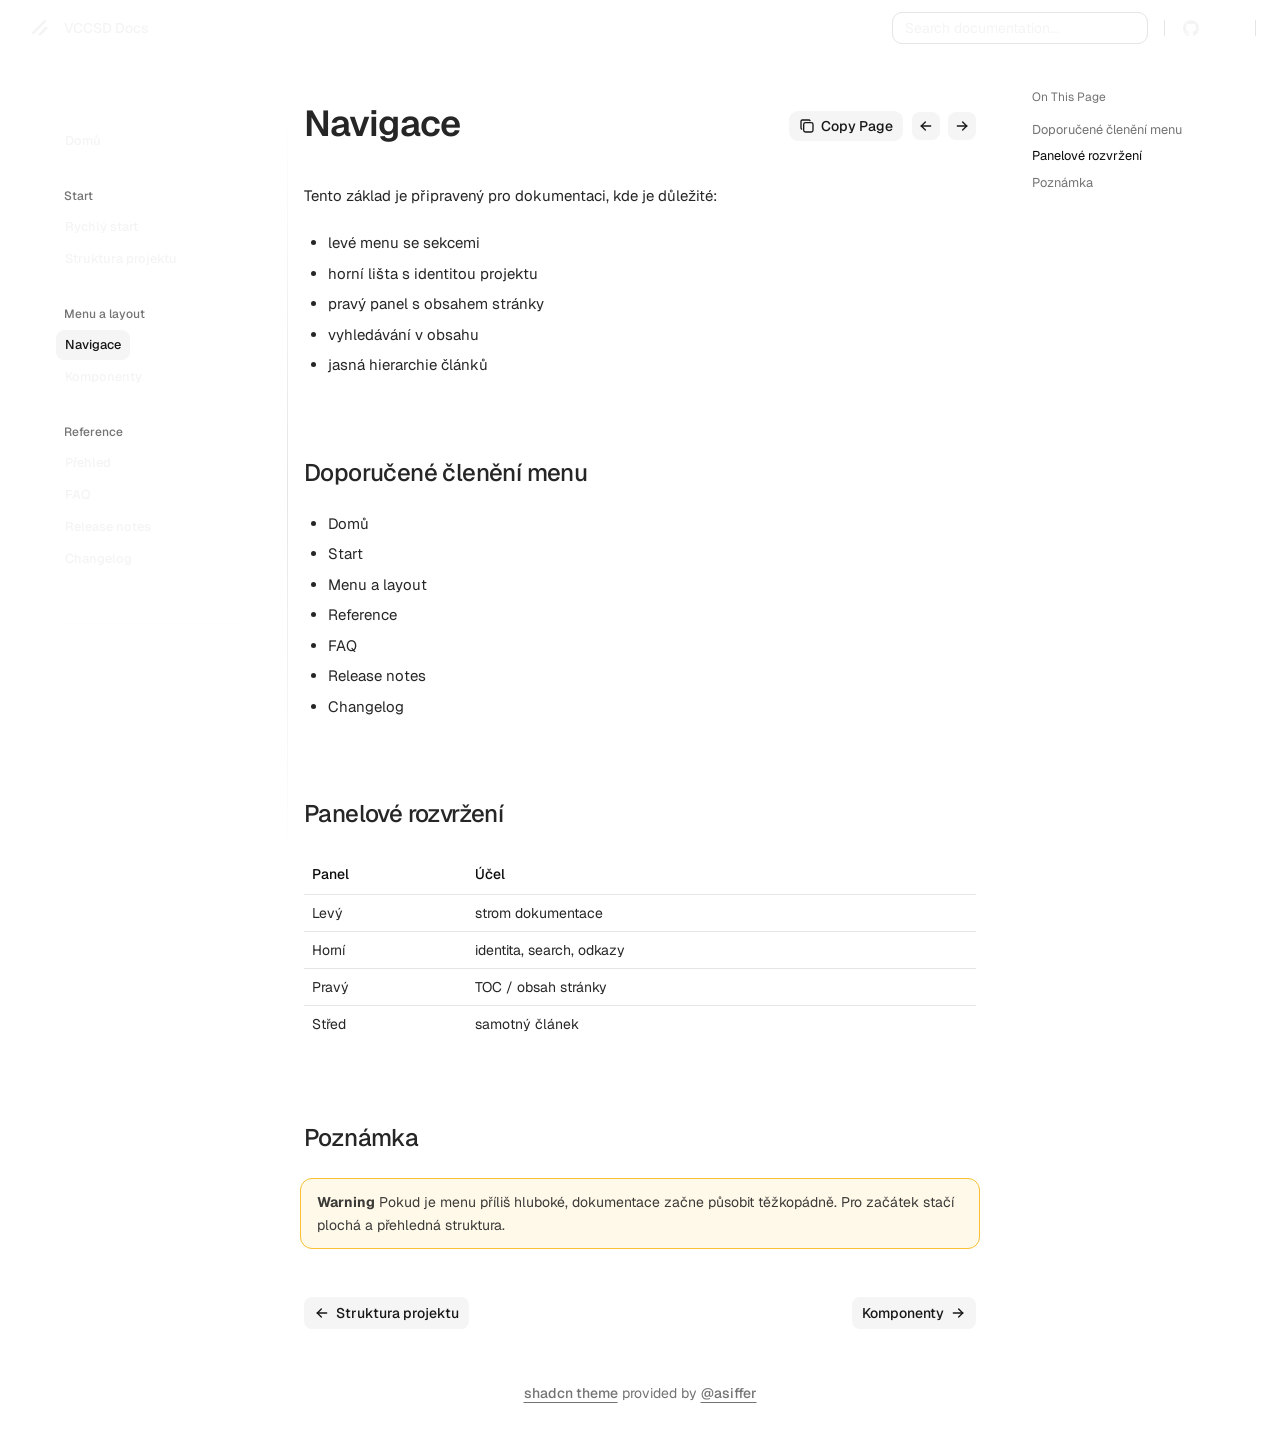
<file: navigation/index.html>
<!DOCTYPE html>

<html lang="en">

<head>
    <script>
        /* const base_url = "https://USERNAME.github.io/REPO/"; */
        const base_url = (new URL("..", window.location)).href.replace(/\/+$/, ""); /* for search plugin notably */
        /* const root_relative_url = ".."; */
    </script>
    <script integrity="sha384-m6cZ+Whl1ci89lidlu8DH4C+sZLNOYBvImtjUIhUK+iaNffXhqtbYgBVuuPfRsa0" src="../js/dark.js"></script>


    <meta charset="utf-8" />
    <meta content="width=device-width, initial-scale=1" name="viewport" />

    
    


<title>Navigace</title>









<link rel="canonical" href="https://USERNAME.github.io/REPO/navigation/">


<!-- Open Graph (Facebook, LinkedIn) -->

<meta property="og:title" content="Navigace">





<meta property="og:url" content="https://USERNAME.github.io/REPO/navigation/">






<!-- Twitter Card -->

<meta name="twitter:title" content="Navigace">






<!-- JSON-LD Structured Data -->



    
    <link href="../img/favicon.ico" rel="icon" />

    <link href="../css/base.css" rel="stylesheet" />
    <link href="../css/geist.css" rel="stylesheet" />

    

    <style>
        :root {
            --theme-accent: oklch(62.3% 0.214 259.815);
        }
    </style>
    <link href="../assets/custom.css" rel="stylesheet" />

    

    <script integrity="sha384-V2jkXRy811qODUbfkLlkVJYBbf4h6XHAEjcU6ReASBPrJvTrlYh4GrI4t6GCju6n"
        src="../js/callbacks.js"></script>

    

    

    

    
    <script>
    document.addEventListener("DOMContentLoaded", function () {
        document.querySelectorAll("a.headerlink").forEach(function (link) {
            link.addEventListener("click", function (e) {
                e.preventDefault();

                // Build the full URL with the anchor fragment
                const url = window.location.origin + window.location.pathname + this.getAttribute("href");

                navigator.clipboard.writeText(url).then(function () {
                    // Optional: brief visual feedback
                });
            });
        });
    });
</script>
    

    
    
</head>

<body
    class="text-foreground group/body overscroll-none font-sans antialiased [--footer-height:calc(var(--spacing)*14)] [--header-height:calc(var(--spacing)*14)] xl:[--footer-height:calc(var(--spacing)*24)] theme-default">
    <div class="bg-background relative z-10 flex min-h-svh flex-col" id="inner-body">
        <header class="bg-background sticky top-0 z-50 w-full" view-transition-name="header">
    <div class="container-wrapper 3xl:fixed:px-0 px-6">
        <div class="3xl:fixed:container flex h-(--header-height) items-center gap-2 **:data-[slot=separator]:!h-4">
            <button id="menu-button" data-slot="popover-trigger" onclick="onMobileMenuButtonClick(event)"
                class="group whitespace-nowrap rounded-md text-sm font-medium transition-all disabled:pointer-events-none disabled:opacity-50 [&amp;_svg]:pointer-events-none [&amp;_svg:not([class*='size-'])]:size-4 shrink-0 [&amp;_svg]:shrink-0 outline-none focus-visible:border-ring focus-visible:ring-ring/50 aria-invalid:ring-destructive/20 dark:aria-invalid:ring-destructive/40 aria-invalid:border-destructive hover:text-accent-foreground px-4 py-2 has-[&gt;svg]:px-3 extend-touch-target h-8 touch-manipulation items-center justify-start gap-2.5 !p-0 hover:bg-transparent focus-visible:bg-transparent focus-visible:ring-0 active:bg-transparent dark:hover:bg-transparent flex lg:hidden"
                type="button" aria-haspopup="dialog" aria-expanded="false" aria-controls="radix-«Rmplb»"
                data-state="closed">
                <div class="relative flex h-8 w-4 items-center justify-center">
                    <div class="relative size-4">
                        <!-- 16px x 16px -->
                        <svg xmlns="http://www.w3.org/2000/svg" viewBox="0 0 16 16" fill="none" stroke="currentColor"
                            stroke-width="2" stroke-linecap="round" stroke-linejoin="round">
                            <line x1="0" x2="16" y1="5" y2="5"
                                class="group-data-[state=open]:translate-y-[2.25px] group-data-[state=open]:-translate-x-[2.25px] group-data-[state=open]:rotate-45 transition-all duration-300 origin-center" />
                            <line x1="0" x2="16" y1="11" y2="11"
                                class="group-data-[state=open]:-translate-y-[2.25px] group-data-[state=open]:-translate-x-[2.25px] group-data-[state=open]:-rotate-45 transition-all duration-300 origin-center" />
                        </svg>
                    </div>

                    <span class="sr-only">Toggle Menu</span>
                </div>
                <span class="flex h-8 items-center text-lg leading-none font-medium">Menu</span>
            </button>
            <a data-slot="button"
                class="items-center justify-center gap-2 whitespace-nowrap rounded-md text-sm font-medium transition-all disabled:pointer-events-none disabled:opacity-50 [&_svg]:pointer-events-none [&_svg:not([class*='size-'])]:size-5 shrink-0 [&_svg]:shrink-0 outline-none focus-visible:border-ring focus-visible:ring-ring/50 focus-visible:ring-[3px] aria-invalid:ring-destructive/20 dark:aria-invalid:ring-destructive/40 aria-invalid:border-destructive hover:bg-accent hover:text-accent-foreground dark:hover:bg-accent/50 hidden h-8 lg:flex"
                href="https://USERNAME.github.io/REPO/">
                <span class="size-8 flex flex-row justify-center items-center">
                    

<svg xmlns="http://www.w3.org/2000/svg" viewBox="0 0 256 256"
    class="size-5">
    <rect width="256" height="256" fill="none"></rect>
    <line x1="208" y1="128" x2="128" y2="208" fill="none" stroke="currentColor" stroke-linecap="round"
        stroke-linejoin="round" stroke-width="32"></line>
    <line x1="192" y1="40" x2="40" y2="192" fill="none" stroke="currentColor" stroke-linecap="round"
        stroke-linejoin="round" stroke-width="32"></line>
</svg>


                </span>

                
                <h1 class="pr-2">VCCSD Docs</h1>
                
            </a>
            
            <div class="ml-auto flex items-center gap-2 md:flex-1 md:justify-end">
                <div class="hidden w-full flex-1 md:flex md:w-auto md:flex-none">
                    <div class="hidden w-full flex-1 md:flex md:w-auto md:flex-none">
    <button onclick="onSearchBarClick(event)" data-slot="dialog-trigger" data-variant="outline" data-size="default" class="inline-flex shrink-0 items-center gap-2 text-sm whitespace-nowrap transition-all outline-none focus-visible:border-ring focus-visible:ring-[3px] focus-visible:ring-ring/50 disabled:pointer-events-none disabled:opacity-50 aria-invalid:border-destructive aria-invalid:ring-destructive/20 dark:aria-invalid:ring-destructive/40 [&amp;_svg]:pointer-events-none [&amp;_svg]:shrink-0 [&amp;_svg:not([class*='size-'])]:size-4 border bg-background hover:text-accent-foreground dark:border-input dark:hover:bg-input/50 px-4 py-2 has-[&gt;svg]:px-3 relative h-8 w-full justify-start rounded-lg pl-3 font-normal text-foreground shadow-none hover:bg-muted/50 sm:pr-12 md:w-48 lg:w-56 xl:w-64 dark:bg-card" type="button" aria-haspopup="dialog" aria-expanded="false" aria-controls="radix-_r_1_" data-state="closed">
        <span class="hidden lg:inline-flex">Search documentation...</span>
        <span class="inline-flex lg:hidden">Search...</span>
    </button>
</div>
<dialog id="search-dialog" onclick="onSearchDialogClick(event)"
    class="fixed top-1/2 left-1/2 -translate-x-1/2 -translate-y-1/2 bg-background rounded-lg shadow-lg border overflow-hidden p-0">
    <div class="w-lg gap-4">
        <div class="flex h-full w-full flex-col overflow-hidden rounded-md bg-popover text-popover-foreground">
            <div data-slot="command-input-wrapper" class="flex h-9 items-center gap-2 border-b px-3"><svg
                    xmlns="http://www.w3.org/2000/svg" width="24" height="24" viewBox="0 0 24 24" fill="none"
                    stroke="currentColor" stroke-width="2" stroke-linecap="round" stroke-linejoin="round"
                    class="lucide lucide-search size-4 shrink-0 opacity-50">
                    <circle cx="11" cy="11" r="8"></circle>
                    <path d="m21 21-4.3-4.3"></path>
                </svg>
                <input data-slot="command-input"
                    class="placeholder:text-muted-foreground flex h-10 w-full rounded-md bg-transparent py-3 text-sm outline-hidden disabled:cursor-not-allowed disabled:opacity-50"
                    placeholder="Search documentation..." cmdk-input="" autocomplete="off" autocorrect="off"
                    spellcheck="false" aria-autocomplete="list" role="combobox" aria-expanded="true"
                    aria-controls="radix-«r1t6»" aria-labelledby="radix-«r1t7»" id="radix-«r1t8»" type="text" value=""
                    aria-activedescendant="radix-«r1th»" oninput="onInputHandler(event)">
            </div>
        </div>
        <div id="mkdocs-search-results">
            <!-- search results go there -->
        </div>
    </div>
</dialog>
<script>
    document.removeEventListener("keydown", searchShortcutHandler);
    document.addEventListener("keydown", searchShortcutHandler);
</script>
                </div>
                
                <div data-orientation="vertical" role="none" data-slot="separator"
                    class="bg-border shrink-0 data-[orientation=horizontal]:h-px data-[orientation=horizontal]:w-full data-[orientation=vertical]:h-full data-[orientation=vertical]:w-px ml-2 hidden lg:block">
                </div>
                <a target="_blank" rel="noreferrer" data-slot="button"
                    class="inline-flex items-center justify-center whitespace-nowrap text-sm font-medium transition-all disabled:pointer-events-none disabled:opacity-50 [&amp;_svg]:pointer-events-none [&amp;_svg:not([class*='size-'])]:size-4 shrink-0 [&amp;_svg]:shrink-0 outline-none focus-visible:border-ring focus-visible:ring-ring/50 focus-visible:ring-[3px] aria-invalid:ring-destructive/20 dark:aria-invalid:ring-destructive/40 aria-invalid:border-destructive hover:bg-accent hover:text-accent-foreground dark:hover:bg-accent/50 rounded-md gap-1.5 px-3 has-[&gt;svg]:px-2.5 h-8 shadow-none"
                    href="https://github.com/USERNAME/REPO">
                    <svg viewBox="0 0 438.549 438.549">
                        <path fill="currentColor"
                            d="M409.132 114.573c-19.608-33.596-46.205-60.194-79.798-79.8-33.598-19.607-70.277-29.408-110.063-29.408-39.781 0-76.472 9.804-110.063 29.408-33.596 19.605-60.192 46.204-79.8 79.8C9.803 148.168 0 184.854 0 224.63c0 47.78 13.94 90.745 41.827 128.906 27.884 38.164 63.906 64.572 108.063 79.227 5.14.954 8.945.283 11.419-1.996 2.475-2.282 3.711-5.14 3.711-8.562 0-.571-.049-5.708-.144-15.417a2549.81 2549.81 0 01-.144-25.406l-6.567 1.136c-4.187.767-9.469 1.092-15.846 1-6.374-.089-12.991-.757-19.842-1.999-6.854-1.231-13.229-4.086-19.13-8.559-5.898-4.473-10.085-10.328-12.56-17.556l-2.855-6.57c-1.903-4.374-4.899-9.233-8.992-14.559-4.093-5.331-8.232-8.945-12.419-10.848l-1.999-1.431c-1.332-.951-2.568-2.098-3.711-3.429-1.142-1.331-1.997-2.663-2.568-3.997-.572-1.335-.098-2.43 1.427-3.289 1.525-.859 4.281-1.276 8.28-1.276l5.708.853c3.807.763 8.516 3.042 14.133 6.851 5.614 3.806 10.229 8.754 13.846 14.842 4.38 7.806 9.657 13.754 15.846 17.847 6.184 4.093 12.419 6.136 18.699 6.136 6.28 0 11.704-.476 16.274-1.423 4.565-.952 8.848-2.383 12.847-4.285 1.713-12.758 6.377-22.559 13.988-29.41-10.848-1.14-20.601-2.857-29.264-5.14-8.658-2.286-17.605-5.996-26.835-11.14-9.235-5.137-16.896-11.516-22.985-19.126-6.09-7.614-11.088-17.61-14.987-29.979-3.901-12.374-5.852-26.648-5.852-42.826 0-23.035 7.52-42.637 22.557-58.817-7.044-17.318-6.379-36.732 1.997-58.24 5.52-1.715 13.706-.428 24.554 3.853 10.85 4.283 18.794 7.952 23.84 10.994 5.046 3.041 9.089 5.618 12.135 7.708 17.705-4.947 35.976-7.421 54.818-7.421s37.117 2.474 54.823 7.421l10.849-6.849c7.419-4.57 16.18-8.758 26.262-12.565 10.088-3.805 17.802-4.853 23.134-3.138 8.562 21.509 9.325 40.922 2.279 58.24 15.036 16.18 22.559 35.787 22.559 58.817 0 16.178-1.958 30.497-5.853 42.966-3.9 12.471-8.941 22.457-15.125 29.979-6.191 7.521-13.901 13.85-23.131 18.986-9.232 5.14-18.182 8.85-26.84 11.136-8.662 2.286-18.415 4.004-29.263 5.146 9.894 8.562 14.842 22.077 14.842 40.539v60.237c0 3.422 1.19 6.279 3.572 8.562 2.379 2.279 6.136 2.95 11.276 1.995 44.163-14.653 80.185-41.062 108.068-79.226 27.88-38.161 41.825-81.126 41.825-128.906-.01-39.771-9.818-76.454-29.414-110.049z">
                        </path>
                    </svg>
                    
                    <span id="stargazers" class="text-muted-foreground w-8 text-xs tabular-nums" onload="test()">
                    </span>
                    
                </a>
                
                <div data-orientation="vertical" role="none" data-slot="separator"
                    class="bg-border shrink-0 data-[orientation=horizontal]:h-px data-[orientation=horizontal]:w-full data-[orientation=vertical]:h-full data-[orientation=vertical]:w-px 3xl:flex hidden">
                </div>
                
                <button data-slot="button"
                    class="items-center justify-center gap-2 whitespace-nowrap rounded-md text-sm font-medium transition-all disabled:pointer-events-none disabled:opacity-50 [&amp;_svg]:pointer-events-none [&amp;_svg:not([class*='size-'])]:size-4 shrink-0 [&amp;_svg]:shrink-0 outline-none focus-visible:border-ring focus-visible:ring-ring/50 focus-visible:ring-[3px] aria-invalid:ring-destructive/20 dark:aria-invalid:ring-destructive/40 aria-invalid:border-destructive hover:bg-accent hover:text-accent-foreground dark:hover:bg-accent/50 size-8 3xl:flex hidden"
                    title="Toggle layout" onclick="toggleLayout(event)">
                    <span class="sr-only">Toggle layout</span>
                    <svg xmlns="http://www.w3.org/2000/svg" width="24" height="24" viewBox="0 0 24 24" fill="none"
                        stroke="currentColor" stroke-width="2" stroke-linecap="round" stroke-linejoin="round"
                        class="lucide lucide-gallery-horizontal">
                        <path d="M2 3v18"></path>
                        <rect width="12" height="18" x="6" y="3" rx="2"></rect>
                        <path d="M22 3v18"></path>
                    </svg>
                </button>
                <div data-orientation="vertical" role="none" data-slot="separator"
                    class="bg-border shrink-0 data-[orientation=horizontal]:h-px data-[orientation=horizontal]:w-full data-[orientation=vertical]:h-full data-[orientation=vertical]:w-px">
                </div>
                <button data-slot="button"
                    class="inline-flex items-center justify-center gap-2 whitespace-nowrap rounded-md text-sm font-medium transition-all disabled:pointer-events-none disabled:opacity-50 [&amp;_svg]:pointer-events-none [&amp;_svg:not([class*='size-'])]:size-4 shrink-0 [&amp;_svg]:shrink-0 outline-none focus-visible:border-ring focus-visible:ring-ring/50 focus-visible:ring-[3px] aria-invalid:ring-destructive/20 dark:aria-invalid:ring-destructive/40 aria-invalid:border-destructive hover:bg-accent hover:text-accent-foreground dark:hover:bg-accent/50 group/toggle extend-touch-target size-8"
                    title="Toggle theme" onclick="onThemeSwitch(event)">
                    <svg xmlns="http://www.w3.org/2000/svg" width="24" height="24" viewBox="0 0 24 24" fill="none"
                        stroke="currentColor" stroke-width="2" stroke-linecap="round" stroke-linejoin="round"
                        class="size-4.5">
                        <path stroke="none" d="M0 0h24v24H0z" fill="none"></path>
                        <path d="M12 12m-9 0a9 9 0 1 0 18 0a9 9 0 1 0 -18 0"></path>
                        <path d="M12 3l0 18"></path>
                        <path d="M12 9l4.65 -4.65"></path>
                        <path d="M12 14.3l7.37 -7.37"></path>
                        <path d="M12 19.6l8.85 -8.85"></path>
                    </svg>
                    <span class="sr-only">Toggle theme</span>
                </button>
            </div>
        </div>
    </div>
</header>
        <main class="flex flex-1 flex-col">
            <div class="container-wrapper flex flex-1 flex-col px-2">
                <div class="group/sidebar-wrapper has-data-[variant=inset]:bg-sidebar flex w-full 3xl:fixed:container 3xl:fixed:px-3 min-h-min flex-1 items-start px-0 [--sidebar-width:220px] [--top-spacing:0] lg:grid lg:grid-cols-[var(--sidebar-width)_minmax(0,1fr)] lg:[--sidebar-width:240px] lg:[--top-spacing:calc(var(--spacing)*4)]"
                    data-slot="sidebar-wrapper"
                    style="--sidebar-width:calc(var(--spacing) * 72);--sidebar-width-icon:3rem;">
                    <div class="w-(--sidebar-width) flex-col text-sidebar-foreground sticky top-[calc(var(--header-height)+0.6rem)] z-30 hidden h-[calc(100svh-10rem)] overscroll-none bg-transparent [--sidebar-menu-width:--spacing(56)] lg:flex"
                        data-slot="sidebar">
                        <div class="h-9"></div>
                        <div
                            class="absolute top-8 z-10 h-8 w-(--sidebar-menu-width) shrink-0 bg-gradient-to-b from-background via-background/80 to-background/50 blur-xs">
                        </div>
                        <div
                            class="absolute top-12 right-2 bottom-0 hidden h-full w-px bg-gradient-to-b from-transparent via-border to-transparent lg:flex">
                        </div>
                        <div class="flex min-h-0 flex-1 flex-col gap-2 overflow-auto group-data-[collapsible=icon]:overflow-hidden mx-auto no-scrollbar w-(--sidebar-menu-width) overflow-x-hidden px-2"
                            data-sidebar="content" data-slot="sidebar-content" view-transition-name="sidebar">
                            











<div data-slot="sidebar-group" data-sidebar="group" class="relative flex w-full min-w-0 flex-col p-2 pt-6">
    <div data-slot="sidebar-group-content" data-sidebar="group-content" class="w-full text-sm">
        <ul data-slot="sidebar-menu" data-sidebar="menu" class="flex w-full min-w-0 flex-col gap-0.5">
            
            
            
            <li data-slot="sidebar-menu-item" data-sidebar="menu-item" class="group/menu-item relative">
    <a data-slot="sidebar-menu-button" data-active="false" data-sidebar="menu-button"
        data-size="default" href=".."
        class="peer/menu-button flex items-center gap-2 rounded-md p-2 text-left ring-sidebar-ring outline-hidden transition-[width,height,padding] group-has-data-[sidebar=menu-action]/menu-item:pr-8 group-data-[collapsible=icon]:size-8! group-data-[collapsible=icon]:p-2! focus-visible:ring-2 active:bg-sidebar-accent active:text-sidebar-accent-foreground disabled:pointer-events-none disabled:opacity-50 aria-disabled:pointer-events-none aria-disabled:opacity-50 data-[active=true]:font-medium data-[active=true]:text-sidebar-accent-foreground data-[state=open]:hover:bg-sidebar-accent data-[state=open]:hover:text-sidebar-accent-foreground [&>span:last-child]:truncate [&>svg]:size-4 [&>svg]:shrink-0 hover:bg-sidebar-accent hover:text-sidebar-accent-foreground relative h-[30px] w-fit overflow-visible border border-transparent text-[0.8rem] font-medium after:absolute after:inset-x-0 after:-inset-y-1 after:z-0 after:rounded-md data-[active=true]:border-accent data-[active=true]:bg-accent 3xl:fixed:w-full 3xl:fixed:max-w-48">

        
        Domů
        

        

        

        
    </a>
</li>
            
            
        </ul>
    </div>
</div>




<div data-slot="sidebar-group" data-sidebar="group" class="relative flex w-full min-w-0 flex-col p-2">
    <div data-slot="sidebar-group-label" data-sidebar="group-label"
        class="flex h-8 shrink-0 items-center rounded-md px-2 text-xs ring-sidebar-ring outline-hidden transition-[margin,opacity] duration-200 ease-linear focus-visible:ring-2 [&>svg]:size-4 [&>svg]:shrink-0 group-data-[collapsible=icon]:-mt-8 group-data-[collapsible=icon]:opacity-0 font-medium text-muted-foreground">
        Start</div>
    <div data-slot="sidebar-group-content" data-sidebar="group-content" class="w-full text-sm">
        <ul data-slot="sidebar-menu" data-sidebar="menu" class="flex w-full min-w-0 flex-col gap-0.5">
            
            
            <li data-slot="sidebar-menu-item" data-sidebar="menu-item" class="group/menu-item relative">
    <a data-slot="sidebar-menu-button" data-active="false" data-sidebar="menu-button"
        data-size="default" href="../getting-started/"
        class="peer/menu-button flex items-center gap-2 rounded-md p-2 text-left ring-sidebar-ring outline-hidden transition-[width,height,padding] group-has-data-[sidebar=menu-action]/menu-item:pr-8 group-data-[collapsible=icon]:size-8! group-data-[collapsible=icon]:p-2! focus-visible:ring-2 active:bg-sidebar-accent active:text-sidebar-accent-foreground disabled:pointer-events-none disabled:opacity-50 aria-disabled:pointer-events-none aria-disabled:opacity-50 data-[active=true]:font-medium data-[active=true]:text-sidebar-accent-foreground data-[state=open]:hover:bg-sidebar-accent data-[state=open]:hover:text-sidebar-accent-foreground [&>span:last-child]:truncate [&>svg]:size-4 [&>svg]:shrink-0 hover:bg-sidebar-accent hover:text-sidebar-accent-foreground relative h-[30px] w-fit overflow-visible border border-transparent text-[0.8rem] font-medium after:absolute after:inset-x-0 after:-inset-y-1 after:z-0 after:rounded-md data-[active=true]:border-accent data-[active=true]:bg-accent 3xl:fixed:w-full 3xl:fixed:max-w-48">

        
        Rychlý start
        

        

        

        
    </a>
</li>
            
            
            
            <li data-slot="sidebar-menu-item" data-sidebar="menu-item" class="group/menu-item relative">
    <a data-slot="sidebar-menu-button" data-active="false" data-sidebar="menu-button"
        data-size="default" href="../architecture/"
        class="peer/menu-button flex items-center gap-2 rounded-md p-2 text-left ring-sidebar-ring outline-hidden transition-[width,height,padding] group-has-data-[sidebar=menu-action]/menu-item:pr-8 group-data-[collapsible=icon]:size-8! group-data-[collapsible=icon]:p-2! focus-visible:ring-2 active:bg-sidebar-accent active:text-sidebar-accent-foreground disabled:pointer-events-none disabled:opacity-50 aria-disabled:pointer-events-none aria-disabled:opacity-50 data-[active=true]:font-medium data-[active=true]:text-sidebar-accent-foreground data-[state=open]:hover:bg-sidebar-accent data-[state=open]:hover:text-sidebar-accent-foreground [&>span:last-child]:truncate [&>svg]:size-4 [&>svg]:shrink-0 hover:bg-sidebar-accent hover:text-sidebar-accent-foreground relative h-[30px] w-fit overflow-visible border border-transparent text-[0.8rem] font-medium after:absolute after:inset-x-0 after:-inset-y-1 after:z-0 after:rounded-md data-[active=true]:border-accent data-[active=true]:bg-accent 3xl:fixed:w-full 3xl:fixed:max-w-48">

        
        Struktura projektu
        

        

        

        
    </a>
</li>
            
            
        </ul>
    </div>
</div>



<div data-slot="sidebar-group" data-sidebar="group" class="relative flex w-full min-w-0 flex-col p-2">
    <div data-slot="sidebar-group-label" data-sidebar="group-label"
        class="flex h-8 shrink-0 items-center rounded-md px-2 text-xs ring-sidebar-ring outline-hidden transition-[margin,opacity] duration-200 ease-linear focus-visible:ring-2 [&>svg]:size-4 [&>svg]:shrink-0 group-data-[collapsible=icon]:-mt-8 group-data-[collapsible=icon]:opacity-0 font-medium text-muted-foreground">
        Menu a layout</div>
    <div data-slot="sidebar-group-content" data-sidebar="group-content" class="w-full text-sm">
        <ul data-slot="sidebar-menu" data-sidebar="menu" class="flex w-full min-w-0 flex-col gap-0.5">
            
            
            <li data-slot="sidebar-menu-item" data-sidebar="menu-item" class="group/menu-item relative">
    <a data-slot="sidebar-menu-button" data-active="true" data-sidebar="menu-button"
        data-size="default" href="./"
        class="peer/menu-button flex items-center gap-2 rounded-md p-2 text-left ring-sidebar-ring outline-hidden transition-[width,height,padding] group-has-data-[sidebar=menu-action]/menu-item:pr-8 group-data-[collapsible=icon]:size-8! group-data-[collapsible=icon]:p-2! focus-visible:ring-2 active:bg-sidebar-accent active:text-sidebar-accent-foreground disabled:pointer-events-none disabled:opacity-50 aria-disabled:pointer-events-none aria-disabled:opacity-50 data-[active=true]:font-medium data-[active=true]:text-sidebar-accent-foreground data-[state=open]:hover:bg-sidebar-accent data-[state=open]:hover:text-sidebar-accent-foreground [&>span:last-child]:truncate [&>svg]:size-4 [&>svg]:shrink-0 hover:bg-sidebar-accent hover:text-sidebar-accent-foreground relative h-[30px] w-fit overflow-visible border border-transparent text-[0.8rem] font-medium after:absolute after:inset-x-0 after:-inset-y-1 after:z-0 after:rounded-md data-[active=true]:border-accent data-[active=true]:bg-accent 3xl:fixed:w-full 3xl:fixed:max-w-48">

        
        Navigace
        

        

        

        
    </a>
</li>
            
            
            
            <li data-slot="sidebar-menu-item" data-sidebar="menu-item" class="group/menu-item relative">
    <a data-slot="sidebar-menu-button" data-active="false" data-sidebar="menu-button"
        data-size="default" href="../components/"
        class="peer/menu-button flex items-center gap-2 rounded-md p-2 text-left ring-sidebar-ring outline-hidden transition-[width,height,padding] group-has-data-[sidebar=menu-action]/menu-item:pr-8 group-data-[collapsible=icon]:size-8! group-data-[collapsible=icon]:p-2! focus-visible:ring-2 active:bg-sidebar-accent active:text-sidebar-accent-foreground disabled:pointer-events-none disabled:opacity-50 aria-disabled:pointer-events-none aria-disabled:opacity-50 data-[active=true]:font-medium data-[active=true]:text-sidebar-accent-foreground data-[state=open]:hover:bg-sidebar-accent data-[state=open]:hover:text-sidebar-accent-foreground [&>span:last-child]:truncate [&>svg]:size-4 [&>svg]:shrink-0 hover:bg-sidebar-accent hover:text-sidebar-accent-foreground relative h-[30px] w-fit overflow-visible border border-transparent text-[0.8rem] font-medium after:absolute after:inset-x-0 after:-inset-y-1 after:z-0 after:rounded-md data-[active=true]:border-accent data-[active=true]:bg-accent 3xl:fixed:w-full 3xl:fixed:max-w-48">

        
        Komponenty
        

        

        

        
    </a>
</li>
            
            
        </ul>
    </div>
</div>



<div data-slot="sidebar-group" data-sidebar="group" class="relative flex w-full min-w-0 flex-col p-2">
    <div data-slot="sidebar-group-label" data-sidebar="group-label"
        class="flex h-8 shrink-0 items-center rounded-md px-2 text-xs ring-sidebar-ring outline-hidden transition-[margin,opacity] duration-200 ease-linear focus-visible:ring-2 [&>svg]:size-4 [&>svg]:shrink-0 group-data-[collapsible=icon]:-mt-8 group-data-[collapsible=icon]:opacity-0 font-medium text-muted-foreground">
        Reference</div>
    <div data-slot="sidebar-group-content" data-sidebar="group-content" class="w-full text-sm">
        <ul data-slot="sidebar-menu" data-sidebar="menu" class="flex w-full min-w-0 flex-col gap-0.5">
            
            
            <li data-slot="sidebar-menu-item" data-sidebar="menu-item" class="group/menu-item relative">
    <a data-slot="sidebar-menu-button" data-active="false" data-sidebar="menu-button"
        data-size="default" href="../reference/"
        class="peer/menu-button flex items-center gap-2 rounded-md p-2 text-left ring-sidebar-ring outline-hidden transition-[width,height,padding] group-has-data-[sidebar=menu-action]/menu-item:pr-8 group-data-[collapsible=icon]:size-8! group-data-[collapsible=icon]:p-2! focus-visible:ring-2 active:bg-sidebar-accent active:text-sidebar-accent-foreground disabled:pointer-events-none disabled:opacity-50 aria-disabled:pointer-events-none aria-disabled:opacity-50 data-[active=true]:font-medium data-[active=true]:text-sidebar-accent-foreground data-[state=open]:hover:bg-sidebar-accent data-[state=open]:hover:text-sidebar-accent-foreground [&>span:last-child]:truncate [&>svg]:size-4 [&>svg]:shrink-0 hover:bg-sidebar-accent hover:text-sidebar-accent-foreground relative h-[30px] w-fit overflow-visible border border-transparent text-[0.8rem] font-medium after:absolute after:inset-x-0 after:-inset-y-1 after:z-0 after:rounded-md data-[active=true]:border-accent data-[active=true]:bg-accent 3xl:fixed:w-full 3xl:fixed:max-w-48">

        
        Přehled
        

        

        

        
    </a>
</li>
            
            
            
            <li data-slot="sidebar-menu-item" data-sidebar="menu-item" class="group/menu-item relative">
    <a data-slot="sidebar-menu-button" data-active="false" data-sidebar="menu-button"
        data-size="default" href="../faq/"
        class="peer/menu-button flex items-center gap-2 rounded-md p-2 text-left ring-sidebar-ring outline-hidden transition-[width,height,padding] group-has-data-[sidebar=menu-action]/menu-item:pr-8 group-data-[collapsible=icon]:size-8! group-data-[collapsible=icon]:p-2! focus-visible:ring-2 active:bg-sidebar-accent active:text-sidebar-accent-foreground disabled:pointer-events-none disabled:opacity-50 aria-disabled:pointer-events-none aria-disabled:opacity-50 data-[active=true]:font-medium data-[active=true]:text-sidebar-accent-foreground data-[state=open]:hover:bg-sidebar-accent data-[state=open]:hover:text-sidebar-accent-foreground [&>span:last-child]:truncate [&>svg]:size-4 [&>svg]:shrink-0 hover:bg-sidebar-accent hover:text-sidebar-accent-foreground relative h-[30px] w-fit overflow-visible border border-transparent text-[0.8rem] font-medium after:absolute after:inset-x-0 after:-inset-y-1 after:z-0 after:rounded-md data-[active=true]:border-accent data-[active=true]:bg-accent 3xl:fixed:w-full 3xl:fixed:max-w-48">

        
        FAQ
        

        

        

        
    </a>
</li>
            
            
            
            <li data-slot="sidebar-menu-item" data-sidebar="menu-item" class="group/menu-item relative">
    <a data-slot="sidebar-menu-button" data-active="false" data-sidebar="menu-button"
        data-size="default" href="../releases/"
        class="peer/menu-button flex items-center gap-2 rounded-md p-2 text-left ring-sidebar-ring outline-hidden transition-[width,height,padding] group-has-data-[sidebar=menu-action]/menu-item:pr-8 group-data-[collapsible=icon]:size-8! group-data-[collapsible=icon]:p-2! focus-visible:ring-2 active:bg-sidebar-accent active:text-sidebar-accent-foreground disabled:pointer-events-none disabled:opacity-50 aria-disabled:pointer-events-none aria-disabled:opacity-50 data-[active=true]:font-medium data-[active=true]:text-sidebar-accent-foreground data-[state=open]:hover:bg-sidebar-accent data-[state=open]:hover:text-sidebar-accent-foreground [&>span:last-child]:truncate [&>svg]:size-4 [&>svg]:shrink-0 hover:bg-sidebar-accent hover:text-sidebar-accent-foreground relative h-[30px] w-fit overflow-visible border border-transparent text-[0.8rem] font-medium after:absolute after:inset-x-0 after:-inset-y-1 after:z-0 after:rounded-md data-[active=true]:border-accent data-[active=true]:bg-accent 3xl:fixed:w-full 3xl:fixed:max-w-48">

        
        Release notes
        

        

        

        
    </a>
</li>
            
            
            
            <li data-slot="sidebar-menu-item" data-sidebar="menu-item" class="group/menu-item relative">
    <a data-slot="sidebar-menu-button" data-active="false" data-sidebar="menu-button"
        data-size="default" href="../changelog/"
        class="peer/menu-button flex items-center gap-2 rounded-md p-2 text-left ring-sidebar-ring outline-hidden transition-[width,height,padding] group-has-data-[sidebar=menu-action]/menu-item:pr-8 group-data-[collapsible=icon]:size-8! group-data-[collapsible=icon]:p-2! focus-visible:ring-2 active:bg-sidebar-accent active:text-sidebar-accent-foreground disabled:pointer-events-none disabled:opacity-50 aria-disabled:pointer-events-none aria-disabled:opacity-50 data-[active=true]:font-medium data-[active=true]:text-sidebar-accent-foreground data-[state=open]:hover:bg-sidebar-accent data-[state=open]:hover:text-sidebar-accent-foreground [&>span:last-child]:truncate [&>svg]:size-4 [&>svg]:shrink-0 hover:bg-sidebar-accent hover:text-sidebar-accent-foreground relative h-[30px] w-fit overflow-visible border border-transparent text-[0.8rem] font-medium after:absolute after:inset-x-0 after:-inset-y-1 after:z-0 after:rounded-md data-[active=true]:border-accent data-[active=true]:bg-accent 3xl:fixed:w-full 3xl:fixed:max-w-48">

        
        Changelog
        

        

        

        
    </a>
</li>
            
            
        </ul>
    </div>
</div>





<div
    class="sticky -bottom-1 z-10 h-16 shrink-0 bg-gradient-to-t from-background via-background/80 to-background/50 blur-xs">
</div>

                        </div>
                    </div>
                    <div class="h-full w-full">
                        <div class="flex items-stretch text-[1.05rem] sm:text-[15px] xl:w-full" data-slot="docs">

                            <div class="flex min-w-0 flex-1 flex-col">
                                <div class="h-(--top-spacing) shrink-0"></div>
                                
                                
                                <article class="w-full" view-transition-name="page">
  <div class="flex flex-col gap-2">
    <div class="flex flex-col gap-2">
      <div id="page-header" class="flex items-start justify-between">
        <h1 class="scroll-m-20 text-4xl font-semibold tracking-tight sm:text-3xl xl:text-4xl">
          Navigace
        </h1>

        <div class="flex items-center gap-2 pt-1.5">
          <button
    onclick="fetch(`https://USERNAME.github.io/REPO/navigation.md`).then((r) => r.blob()).then((blob) => navigator.clipboard.write([new ClipboardItem({ 'text/plain': blob })]))"
    data-slot="button" class="secondary cursor-pointer">
    <svg xmlns="http://www.w3.org/2000/svg" width="24" height="24" viewBox="0 0 24 24" fill="none" stroke="currentColor"
        stroke-width="2" stroke-linecap="round" stroke-linejoin="round" class="tabler-icon tabler-icon-copy ">
        <path
            d="M7 7m0 2.667a2.667 2.667 0 0 1 2.667 -2.667h8.666a2.667 2.667 0 0 1 2.667 2.667v8.666a2.667 2.667 0 0 1 -2.667 2.667h-8.666a2.667 2.667 0 0 1 -2.667 -2.667z">
        </path>
        <path d="M4.012 16.737a2.005 2.005 0 0 1 -1.012 -1.737v-10c0 -1.1 .9 -2 2 -2h10c.75 0 1.158 .385 1.5 1"></path>
    </svg>
    <span class="max-md:hidden">Copy Page</span>
</button>
          
          <a data-slot="button" id="previous-button"
            class="inline-flex items-center justify-center gap-2 whitespace-nowrap rounded-md text-sm font-medium transition-all disabled:pointer-events-none disabled:opacity-50 [&amp;_svg]:pointer-events-none [&amp;_svg:not([class*='size-'])]:size-4 shrink-0 [&amp;_svg]:shrink-0 outline-none focus-visible:border-ring focus-visible:ring-ring/50 focus-visible:ring-[3px] aria-invalid:ring-destructive/20 dark:aria-invalid:ring-destructive/40 aria-invalid:border-destructive bg-secondary text-secondary-foreground hover:bg-secondary/80 extend-touch-target size-8 shadow-none md:size-7"
            href="../architecture/">
            <svg xmlns="http://www.w3.org/2000/svg" width="24" height="24" viewBox="0 0 24 24" fill="none"
              stroke="currentColor" stroke-width="2" stroke-linecap="round" stroke-linejoin="round"
              class="tabler-icon tabler-icon-arrow-left">
              <path d="M5 12l14 0"></path>
              <path d="M5 12l6 6"></path>
              <path d="M5 12l6 -6"></path>
            </svg>
            <span class="sr-only">Previous</span>
          </a>
          
          
          <a data-slot="button" id="next-button"
            class="inline-flex items-center justify-center gap-2 whitespace-nowrap rounded-md text-sm font-medium transition-all disabled:pointer-events-none disabled:opacity-50 [&amp;_svg]:pointer-events-none [&amp;_svg:not([class*='size-'])]:size-4 shrink-0 [&amp;_svg]:shrink-0 outline-none focus-visible:border-ring focus-visible:ring-ring/50 focus-visible:ring-[3px] aria-invalid:ring-destructive/20 dark:aria-invalid:ring-destructive/40 aria-invalid:border-destructive bg-secondary text-secondary-foreground hover:bg-secondary/80 extend-touch-target size-8 shadow-none md:size-7"
            href="../components/">
            <span class="sr-only">Next</span>
            <svg xmlns="http://www.w3.org/2000/svg" width="24" height="24" viewBox="0 0 24 24" fill="none"
              stroke="currentColor" stroke-width="2" stroke-linecap="round" stroke-linejoin="round"
              class="tabler-icon tabler-icon-arrow-right">
              <path d="M5 12l14 0"></path>
              <path d="M13 18l6 -6"></path>
              <path d="M13 6l6 6"></path>
            </svg>
          </a>
          
        </div>
      </div>
      
    </div>
    <div class="flex justify-end items-center">
      
      
    </div>
  </div>
  <div class="typography w-full flex-1 *:data-[slot=alert]:first:mt-0">
    <p>Tento základ je připravený pro dokumentaci, kde je důležité:</p>
<ul>
<li>levé menu se sekcemi</li>
<li>horní lišta s identitou projektu</li>
<li>pravý panel s obsahem stránky</li>
<li>vyhledávání v obsahu</li>
<li>jasná hierarchie článků</li>
</ul>
<h2 id="doporucene-cleneni-menu">Doporučené členění menu<a class="headerlink" href="#doporucene-cleneni-menu" title="Permanent link">&para;</a></h2>
<ul>
<li>Domů</li>
<li>Start</li>
<li>Menu a layout</li>
<li>Reference</li>
<li>FAQ</li>
<li>Release notes</li>
<li>Changelog</li>
</ul>
<h2 id="panelove-rozvrzeni">Panelové rozvržení<a class="headerlink" href="#panelove-rozvrzeni" title="Permanent link">&para;</a></h2>
<div class="table-wrapper"><table>
<thead>
<tr>
<th>Panel</th>
<th>Účel</th>
</tr>
</thead>
<tbody>
<tr>
<td>Levý</td>
<td>strom dokumentace</td>
</tr>
<tr>
<td>Horní</td>
<td>identita, search, odkazy</td>
</tr>
<tr>
<td>Pravý</td>
<td>TOC / obsah stránky</td>
</tr>
<tr>
<td>Střed</td>
<td>samotný článek</td>
</tr>
</tbody>
</table></div>
<h2 id="poznamka">Poznámka<a class="headerlink" href="#poznamka" title="Permanent link">&para;</a></h2>
<div class="admonition warning">
<p class="admonition-title">Warning</p>
<p>Pokud je menu příliš hluboké, dokumentace začne působit těžkopádně. Pro začátek stačí plochá a přehledná struktura.</p>
</div>
  </div>
  
  <script>
    document.querySelectorAll('article h2, article h3').forEach((header) => {
      toc.observer.observe(header);
    });
  </script>
</article>
                                <div class="mx-auto flex flex-wrap h-16 w-full max-w-2xl items-center gap-2 px-4 md:px-0">
    
    <a data-slot="button"
        class="inline-flex items-center justify-center whitespace-nowrap text-sm font-medium transition-all disabled:pointer-events-none disabled:opacity-50 [&amp;_svg]:pointer-events-none [&amp;_svg:not([class*='size-'])]:size-4 shrink-0 [&amp;_svg]:shrink-0 outline-none focus-visible:border-ring focus-visible:ring-ring/50 focus-visible:ring-[3px] aria-invalid:ring-destructive/20 dark:aria-invalid:ring-destructive/40 aria-invalid:border-destructive bg-secondary text-secondary-foreground hover:bg-secondary/80 h-8 rounded-md gap-1.5 px-3 has-[&gt;svg]:px-2.5 shadow-none"
        href="../architecture/">
        <svg xmlns="http://www.w3.org/2000/svg" width="24" height="24" viewBox="0 0 24 24" fill="none"
            stroke="currentColor" stroke-width="2" stroke-linecap="round" stroke-linejoin="round"
            class="tabler-icon tabler-icon-arrow-left ">
            <path d="M5 12l14 0"></path>
            <path d="M5 12l6 6"></path>
            <path d="M5 12l6 -6"></path>
        </svg>
        <span class="max-[500px]:hidden">Struktura projektu</span>
    </a>
    
    
    <a data-slot="button"
        class="inline-flex items-center justify-center whitespace-nowrap text-sm font-medium transition-all disabled:pointer-events-none disabled:opacity-50 [&amp;_svg]:pointer-events-none [&amp;_svg:not([class*='size-'])]:size-4 shrink-0 [&amp;_svg]:shrink-0 outline-none focus-visible:border-ring focus-visible:ring-ring/50 focus-visible:ring-[3px] aria-invalid:ring-destructive/20 dark:aria-invalid:ring-destructive/40 aria-invalid:border-destructive bg-secondary text-secondary-foreground hover:bg-secondary/80 h-8 rounded-md gap-1.5 px-3 has-[&gt;svg]:px-2.5 ml-auto shadow-none"
        href="../components/">
        <span class="max-[500px]:hidden">Komponenty</span>
        <svg xmlns="http://www.w3.org/2000/svg" width="24" height="24" viewBox="0 0 24 24" fill="none"
            stroke="currentColor" stroke-width="2" stroke-linecap="round" stroke-linejoin="round"
            class="tabler-icon tabler-icon-arrow-right ">
            <path d="M5 12l14 0"></path>
            <path d="M13 18l6 -6"></path>
            <path d="M13 6l6 6"></path>
        </svg>
    </a>
    
</div>
                                
                                
                            </div>
                            
                            <dialog id="bottom-sidebar" onclick="onBottomSidebarDialogClick(event)" class="bg-transparent"
    style="position: fixed; left: 0px; top: 0px; transform: translate(0px, 58px); min-width: max-content; --radix-popper-transform-origin: 0% 0px; will-change: transform; z-index: 50; --radix-popper-available-width: 504px; --radix-popper-available-height: 857px; --radix-popper-anchor-width: 72.94999694824219px; --radix-popper-anchor-height: 32px;">
    <div data-side="bottom" data-align="start" data-state="open" role="dialog" data-slot="popover-content"
        class="text-popover-foreground data-[state=open]:animate-in data-[state=closed]:animate-out data-[state=closed]:fade-out-0 data-[state=open]:fade-in-0 data-[state=closed]:zoom-out-95 data-[state=open]:zoom-in-95 data-[side=bottom]:slide-in-from-top-2 data-[side=left]:slide-in-from-right-2 data-[side=right]:slide-in-from-left-2 data-[side=top]:slide-in-from-bottom-2 z-50 origin-(--radix-popover-content-transform-origin) border outline-hidden bg-background/90 no-scrollbar h-(--radix-popper-available-height) w-(--radix-popper-available-width) overflow-y-auto rounded-none border-none p-0 shadow-none backdrop-blur duration-100"
        style="--radix-popover-content-transform-origin: var(--radix-popper-transform-origin); --radix-popover-content-available-width: var(--radix-popper-available-width); --radix-popover-content-available-height: var(--radix-popper-available-height); --radix-popover-trigger-width: var(--radix-popper-anchor-width); --radix-popover-trigger-height: var(--radix-popper-anchor-height);"
        tabindex="-1">
        <div class="flex flex-col gap-12 overflow-auto px-6 py-6">
            
            
            

            
            <div class="flex flex-col gap-4">
                <div class="text-muted-foreground text-sm font-medium">Menu</div>
                <div class="flex flex-col gap-3">
                    
                    <a class="text-2xl font-medium" href="..">
                        
                        Domů
                        
                    </a>
                    
                </div>
            </div>
            

            
            <div class="flex flex-col gap-8">
                
                <div class="flex flex-col gap-4">
                    <div class="text-muted-foreground text-sm font-medium">Start</div>
                    
                    <div class="flex flex-col gap-3">
                        
                        <a class="text-2xl font-medium" href="../getting-started/">
                            
                            Rychlý start
                            
                        </a>
                        
                        <a class="text-2xl font-medium" href="../architecture/">
                            
                            Struktura projektu
                            
                        </a>
                        
                    </div>
                    
                </div>
                
                <div class="flex flex-col gap-4">
                    <div class="text-muted-foreground text-sm font-medium">Menu a layout</div>
                    
                    <div class="flex flex-col gap-3">
                        
                        <a class="text-2xl font-medium" href="./">
                            
                            Navigace
                            
                        </a>
                        
                        <a class="text-2xl font-medium" href="../components/">
                            
                            Komponenty
                            
                        </a>
                        
                    </div>
                    
                </div>
                
                <div class="flex flex-col gap-4">
                    <div class="text-muted-foreground text-sm font-medium">Reference</div>
                    
                    <div class="flex flex-col gap-3">
                        
                        <a class="text-2xl font-medium" href="../reference/">
                            
                            Přehled
                            
                        </a>
                        
                        <a class="text-2xl font-medium" href="../faq/">
                            
                            FAQ
                            
                        </a>
                        
                        <a class="text-2xl font-medium" href="../releases/">
                            
                            Release notes
                            
                        </a>
                        
                        <a class="text-2xl font-medium" href="../changelog/">
                            
                            Changelog
                            
                        </a>
                        
                    </div>
                    
                </div>
                
            </div>
            
            

        </div>
    </div>
</dialog>
                            <div
                                class="sticky top-[calc(var(--header-height)+1px)] ml-auto hidden h-[calc(100svh-var(--header-height)-var(--footer-height))] w-72 flex-col gap-4 overflow-hidden overscroll-none pb-8 xl:flex">
                                <div class="h-(--top-spacing) shrink-0"></div>
                                
                                
                                <div id="toc" view-transition-name="toc" class="no-scrollbar overflow-y-auto px-8">
    <div class="flex flex-col gap-2 p-4 pt-0 text-sm">
        <p class="text-muted-foreground bg-background sticky top-0 h-6 text-xs">On This Page</p>
        
        
        
        
        <a href="#doporucene-cleneni-menu"
            class="text-muted-foreground hover:text-foreground data-[active=true]:text-foreground text-[0.8rem] no-underline transition-colors data-[depth=3]:pl-4 data-[depth=4]:pl-6"
            data-active="false" data-depth="2" onClick="deferSetActiveTocLink('#doporucene-cleneni-menu');">
            Doporučené členění menu
        </a>
        

        
        <a href="#panelove-rozvrzeni"
            class="text-muted-foreground hover:text-foreground data-[active=true]:text-foreground text-[0.8rem] no-underline transition-colors data-[depth=3]:pl-4 data-[depth=4]:pl-6"
            data-active="false" data-depth="2" onClick="deferSetActiveTocLink('#panelove-rozvrzeni');">
            Panelové rozvržení
        </a>
        

        
        <a href="#poznamka"
            class="text-muted-foreground hover:text-foreground data-[active=true]:text-foreground text-[0.8rem] no-underline transition-colors data-[depth=3]:pl-4 data-[depth=4]:pl-6"
            data-active="false" data-depth="2" onClick="deferSetActiveTocLink('#poznamka');">
            Poznámka
        </a>
        

        
        
        
        

    </div>
    <div class="h-12"></div>

</div>
                                
                                
                            </div>

                        </div>
                    </div>
                </div>
            </div>
        </main>
        <footer view-transition-name="footer"
    class="group-has-[.section-soft]/body:bg-surface/40 3xl:fixed:bg-transparent dark:bg-transparent">
    <div class="container-wrapper px-4 xl:px-6">
        <div class="flex h-(--footer-height) items-center justify-between">
            <div class="text-muted-foreground w-full text-center text-xs leading-loose sm:text-sm">
                
                <a href="https://github.com/asiffer/mkdocs-shadcn">shadcn theme</a> provided by
                <a href="https://github.com/asiffer">@asiffer</a>
            </div>
        </div>
    </div>
</footer>
    </div>
     

<script src="../search/main.js"></script>


    

    <script integrity="sha384-JLNLRFGzvOp0up707XKgSnAjjt1w5BF/+lbeLQvlf6mNwf0m89IXFdpNAk4t6Hcs"
        src="../js/copy-button.js"></script>
    <script integrity="sha384-JBx6cBEiyhK1KPwZgBHiI6GDaAmvlOxMQFyWAZTEpW5Ifo5XQ2LBcJ61GVOumwF1"
        src="../js/sidebar.js"></script>
    <script integrity="sha384-fNURFMRt0p/HqXnQnV4+CT9dX1GiU5F0fC3pFbg7gfoANytoUMErSW7suWSBkSuF"
        src="../js/slider.js"></script>
    <script>updatePygmentsStylesheet();</script>
    
    <script>fetchStargazers("https://github.com/USERNAME/REPO");</script>
    
    
    
    <script type="speculationrules">
{
  "prerender": [
    {
      "where": {
          "selector_matches": ["#next-button", "#previous-button"]
      }
    }
  ]
}
</script>
</body>

</html>
</file>
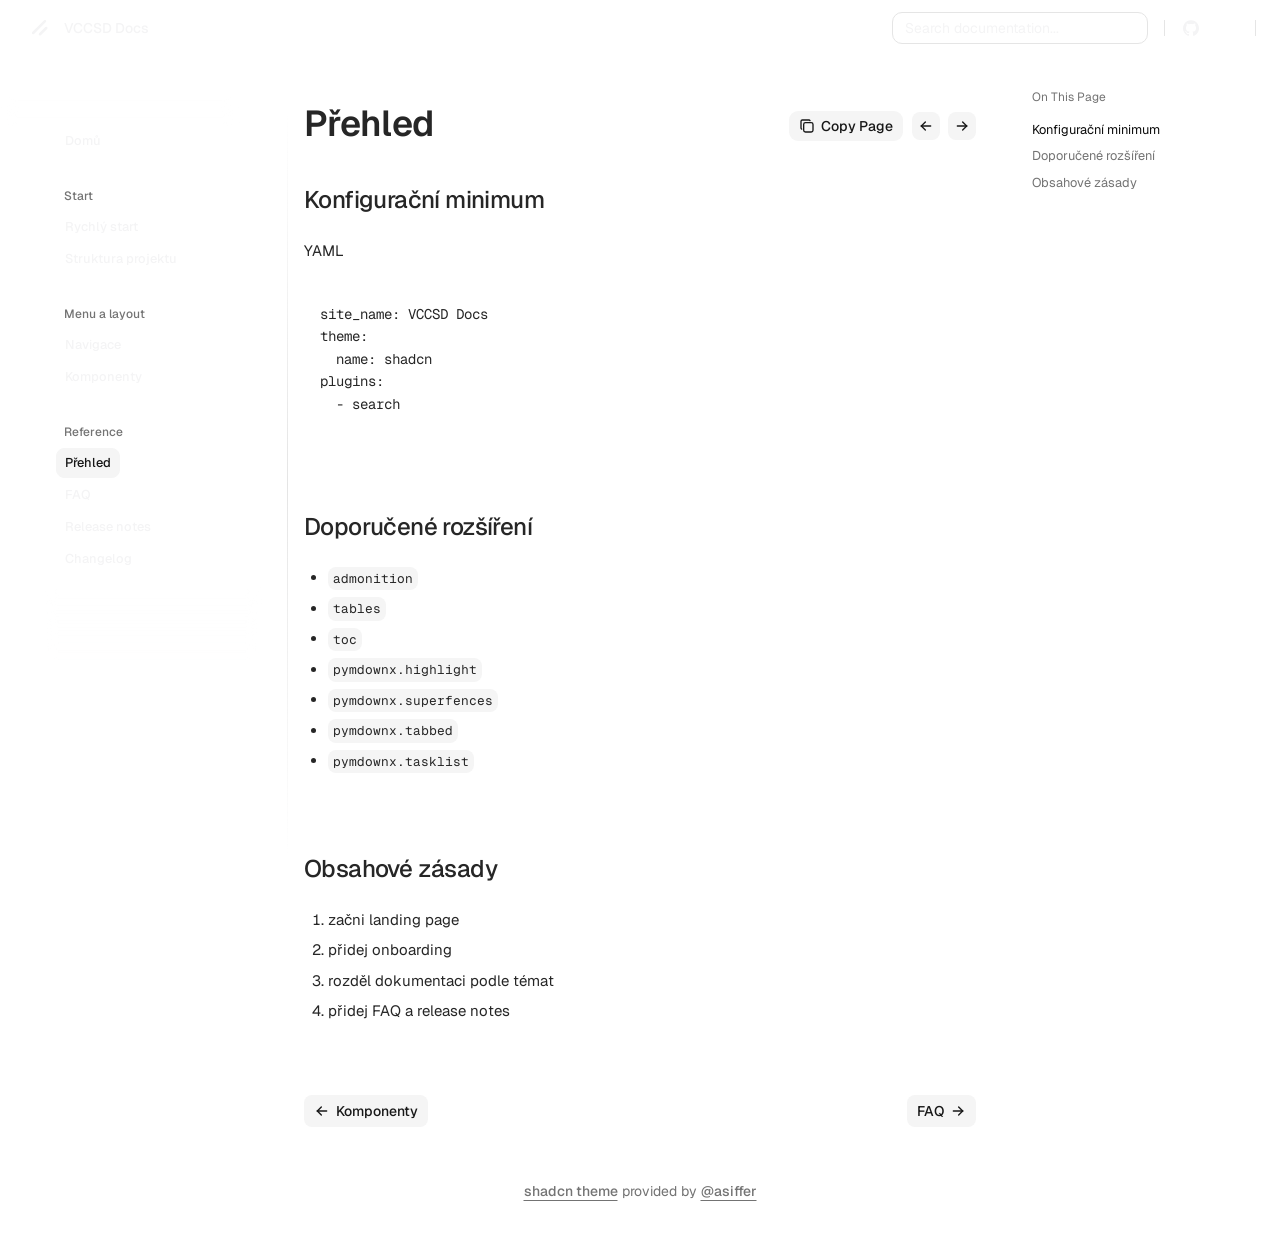
<file: reference/index.html>
<!DOCTYPE html>

<html lang="en">

<head>
    <script>
        /* const base_url = "https://USERNAME.github.io/REPO/"; */
        const base_url = (new URL("..", window.location)).href.replace(/\/+$/, ""); /* for search plugin notably */
        /* const root_relative_url = ".."; */
    </script>
    <script integrity="sha384-m6cZ+Whl1ci89lidlu8DH4C+sZLNOYBvImtjUIhUK+iaNffXhqtbYgBVuuPfRsa0" src="../js/dark.js"></script>


    <meta charset="utf-8" />
    <meta content="width=device-width, initial-scale=1" name="viewport" />

    
    


<title>Přehled</title>









<link rel="canonical" href="https://USERNAME.github.io/REPO/reference/">


<!-- Open Graph (Facebook, LinkedIn) -->

<meta property="og:title" content="Přehled">





<meta property="og:url" content="https://USERNAME.github.io/REPO/reference/">






<!-- Twitter Card -->

<meta name="twitter:title" content="Přehled">






<!-- JSON-LD Structured Data -->



    
    <link href="../img/favicon.ico" rel="icon" />

    <link href="../css/base.css" rel="stylesheet" />
    <link href="../css/geist.css" rel="stylesheet" />

    

    <style>
        :root {
            --theme-accent: oklch(62.3% 0.214 259.815);
        }
    </style>
    <link href="../assets/custom.css" rel="stylesheet" />

    

    <script integrity="sha384-V2jkXRy811qODUbfkLlkVJYBbf4h6XHAEjcU6ReASBPrJvTrlYh4GrI4t6GCju6n"
        src="../js/callbacks.js"></script>

    

    

    

    
    <script>
    document.addEventListener("DOMContentLoaded", function () {
        document.querySelectorAll("a.headerlink").forEach(function (link) {
            link.addEventListener("click", function (e) {
                e.preventDefault();

                // Build the full URL with the anchor fragment
                const url = window.location.origin + window.location.pathname + this.getAttribute("href");

                navigator.clipboard.writeText(url).then(function () {
                    // Optional: brief visual feedback
                });
            });
        });
    });
</script>
    

    
    
</head>

<body
    class="text-foreground group/body overscroll-none font-sans antialiased [--footer-height:calc(var(--spacing)*14)] [--header-height:calc(var(--spacing)*14)] xl:[--footer-height:calc(var(--spacing)*24)] theme-default">
    <div class="bg-background relative z-10 flex min-h-svh flex-col" id="inner-body">
        <header class="bg-background sticky top-0 z-50 w-full" view-transition-name="header">
    <div class="container-wrapper 3xl:fixed:px-0 px-6">
        <div class="3xl:fixed:container flex h-(--header-height) items-center gap-2 **:data-[slot=separator]:!h-4">
            <button id="menu-button" data-slot="popover-trigger" onclick="onMobileMenuButtonClick(event)"
                class="group whitespace-nowrap rounded-md text-sm font-medium transition-all disabled:pointer-events-none disabled:opacity-50 [&amp;_svg]:pointer-events-none [&amp;_svg:not([class*='size-'])]:size-4 shrink-0 [&amp;_svg]:shrink-0 outline-none focus-visible:border-ring focus-visible:ring-ring/50 aria-invalid:ring-destructive/20 dark:aria-invalid:ring-destructive/40 aria-invalid:border-destructive hover:text-accent-foreground px-4 py-2 has-[&gt;svg]:px-3 extend-touch-target h-8 touch-manipulation items-center justify-start gap-2.5 !p-0 hover:bg-transparent focus-visible:bg-transparent focus-visible:ring-0 active:bg-transparent dark:hover:bg-transparent flex lg:hidden"
                type="button" aria-haspopup="dialog" aria-expanded="false" aria-controls="radix-«Rmplb»"
                data-state="closed">
                <div class="relative flex h-8 w-4 items-center justify-center">
                    <div class="relative size-4">
                        <!-- 16px x 16px -->
                        <svg xmlns="http://www.w3.org/2000/svg" viewBox="0 0 16 16" fill="none" stroke="currentColor"
                            stroke-width="2" stroke-linecap="round" stroke-linejoin="round">
                            <line x1="0" x2="16" y1="5" y2="5"
                                class="group-data-[state=open]:translate-y-[2.25px] group-data-[state=open]:-translate-x-[2.25px] group-data-[state=open]:rotate-45 transition-all duration-300 origin-center" />
                            <line x1="0" x2="16" y1="11" y2="11"
                                class="group-data-[state=open]:-translate-y-[2.25px] group-data-[state=open]:-translate-x-[2.25px] group-data-[state=open]:-rotate-45 transition-all duration-300 origin-center" />
                        </svg>
                    </div>

                    <span class="sr-only">Toggle Menu</span>
                </div>
                <span class="flex h-8 items-center text-lg leading-none font-medium">Menu</span>
            </button>
            <a data-slot="button"
                class="items-center justify-center gap-2 whitespace-nowrap rounded-md text-sm font-medium transition-all disabled:pointer-events-none disabled:opacity-50 [&_svg]:pointer-events-none [&_svg:not([class*='size-'])]:size-5 shrink-0 [&_svg]:shrink-0 outline-none focus-visible:border-ring focus-visible:ring-ring/50 focus-visible:ring-[3px] aria-invalid:ring-destructive/20 dark:aria-invalid:ring-destructive/40 aria-invalid:border-destructive hover:bg-accent hover:text-accent-foreground dark:hover:bg-accent/50 hidden h-8 lg:flex"
                href="https://USERNAME.github.io/REPO/">
                <span class="size-8 flex flex-row justify-center items-center">
                    

<svg xmlns="http://www.w3.org/2000/svg" viewBox="0 0 256 256"
    class="size-5">
    <rect width="256" height="256" fill="none"></rect>
    <line x1="208" y1="128" x2="128" y2="208" fill="none" stroke="currentColor" stroke-linecap="round"
        stroke-linejoin="round" stroke-width="32"></line>
    <line x1="192" y1="40" x2="40" y2="192" fill="none" stroke="currentColor" stroke-linecap="round"
        stroke-linejoin="round" stroke-width="32"></line>
</svg>


                </span>

                
                <h1 class="pr-2">VCCSD Docs</h1>
                
            </a>
            
            <div class="ml-auto flex items-center gap-2 md:flex-1 md:justify-end">
                <div class="hidden w-full flex-1 md:flex md:w-auto md:flex-none">
                    <div class="hidden w-full flex-1 md:flex md:w-auto md:flex-none">
    <button onclick="onSearchBarClick(event)" data-slot="dialog-trigger" data-variant="outline" data-size="default" class="inline-flex shrink-0 items-center gap-2 text-sm whitespace-nowrap transition-all outline-none focus-visible:border-ring focus-visible:ring-[3px] focus-visible:ring-ring/50 disabled:pointer-events-none disabled:opacity-50 aria-invalid:border-destructive aria-invalid:ring-destructive/20 dark:aria-invalid:ring-destructive/40 [&amp;_svg]:pointer-events-none [&amp;_svg]:shrink-0 [&amp;_svg:not([class*='size-'])]:size-4 border bg-background hover:text-accent-foreground dark:border-input dark:hover:bg-input/50 px-4 py-2 has-[&gt;svg]:px-3 relative h-8 w-full justify-start rounded-lg pl-3 font-normal text-foreground shadow-none hover:bg-muted/50 sm:pr-12 md:w-48 lg:w-56 xl:w-64 dark:bg-card" type="button" aria-haspopup="dialog" aria-expanded="false" aria-controls="radix-_r_1_" data-state="closed">
        <span class="hidden lg:inline-flex">Search documentation...</span>
        <span class="inline-flex lg:hidden">Search...</span>
    </button>
</div>
<dialog id="search-dialog" onclick="onSearchDialogClick(event)"
    class="fixed top-1/2 left-1/2 -translate-x-1/2 -translate-y-1/2 bg-background rounded-lg shadow-lg border overflow-hidden p-0">
    <div class="w-lg gap-4">
        <div class="flex h-full w-full flex-col overflow-hidden rounded-md bg-popover text-popover-foreground">
            <div data-slot="command-input-wrapper" class="flex h-9 items-center gap-2 border-b px-3"><svg
                    xmlns="http://www.w3.org/2000/svg" width="24" height="24" viewBox="0 0 24 24" fill="none"
                    stroke="currentColor" stroke-width="2" stroke-linecap="round" stroke-linejoin="round"
                    class="lucide lucide-search size-4 shrink-0 opacity-50">
                    <circle cx="11" cy="11" r="8"></circle>
                    <path d="m21 21-4.3-4.3"></path>
                </svg>
                <input data-slot="command-input"
                    class="placeholder:text-muted-foreground flex h-10 w-full rounded-md bg-transparent py-3 text-sm outline-hidden disabled:cursor-not-allowed disabled:opacity-50"
                    placeholder="Search documentation..." cmdk-input="" autocomplete="off" autocorrect="off"
                    spellcheck="false" aria-autocomplete="list" role="combobox" aria-expanded="true"
                    aria-controls="radix-«r1t6»" aria-labelledby="radix-«r1t7»" id="radix-«r1t8»" type="text" value=""
                    aria-activedescendant="radix-«r1th»" oninput="onInputHandler(event)">
            </div>
        </div>
        <div id="mkdocs-search-results">
            <!-- search results go there -->
        </div>
    </div>
</dialog>
<script>
    document.removeEventListener("keydown", searchShortcutHandler);
    document.addEventListener("keydown", searchShortcutHandler);
</script>
                </div>
                
                <div data-orientation="vertical" role="none" data-slot="separator"
                    class="bg-border shrink-0 data-[orientation=horizontal]:h-px data-[orientation=horizontal]:w-full data-[orientation=vertical]:h-full data-[orientation=vertical]:w-px ml-2 hidden lg:block">
                </div>
                <a target="_blank" rel="noreferrer" data-slot="button"
                    class="inline-flex items-center justify-center whitespace-nowrap text-sm font-medium transition-all disabled:pointer-events-none disabled:opacity-50 [&amp;_svg]:pointer-events-none [&amp;_svg:not([class*='size-'])]:size-4 shrink-0 [&amp;_svg]:shrink-0 outline-none focus-visible:border-ring focus-visible:ring-ring/50 focus-visible:ring-[3px] aria-invalid:ring-destructive/20 dark:aria-invalid:ring-destructive/40 aria-invalid:border-destructive hover:bg-accent hover:text-accent-foreground dark:hover:bg-accent/50 rounded-md gap-1.5 px-3 has-[&gt;svg]:px-2.5 h-8 shadow-none"
                    href="https://github.com/USERNAME/REPO">
                    <svg viewBox="0 0 438.549 438.549">
                        <path fill="currentColor"
                            d="M409.132 114.573c-19.608-33.596-46.205-60.194-79.798-79.8-33.598-19.607-70.277-29.408-110.063-29.408-39.781 0-76.472 9.804-110.063 29.408-33.596 19.605-60.192 46.204-79.8 79.8C9.803 148.168 0 184.854 0 224.63c0 47.78 13.94 90.745 41.827 128.906 27.884 38.164 63.906 64.572 108.063 79.227 5.14.954 8.945.283 11.419-1.996 2.475-2.282 3.711-5.14 3.711-8.562 0-.571-.049-5.708-.144-15.417a2549.81 2549.81 0 01-.144-25.406l-6.567 1.136c-4.187.767-9.469 1.092-15.846 1-6.374-.089-12.991-.757-19.842-1.999-6.854-1.231-13.229-4.086-19.13-8.559-5.898-4.473-10.085-10.328-12.56-17.556l-2.855-6.57c-1.903-4.374-4.899-9.233-8.992-14.559-4.093-5.331-8.232-8.945-12.419-10.848l-1.999-1.431c-1.332-.951-2.568-2.098-3.711-3.429-1.142-1.331-1.997-2.663-2.568-3.997-.572-1.335-.098-2.43 1.427-3.289 1.525-.859 4.281-1.276 8.28-1.276l5.708.853c3.807.763 8.516 3.042 14.133 6.851 5.614 3.806 10.229 8.754 13.846 14.842 4.38 7.806 9.657 13.754 15.846 17.847 6.184 4.093 12.419 6.136 18.699 6.136 6.28 0 11.704-.476 16.274-1.423 4.565-.952 8.848-2.383 12.847-4.285 1.713-12.758 6.377-22.559 13.988-29.41-10.848-1.14-20.601-2.857-29.264-5.14-8.658-2.286-17.605-5.996-26.835-11.14-9.235-5.137-16.896-11.516-22.985-19.126-6.09-7.614-11.088-17.61-14.987-29.979-3.901-12.374-5.852-26.648-5.852-42.826 0-23.035 7.52-42.637 22.557-58.817-7.044-17.318-6.379-36.732 1.997-58.24 5.52-1.715 13.706-.428 24.554 3.853 10.85 4.283 18.794 7.952 23.84 10.994 5.046 3.041 9.089 5.618 12.135 7.708 17.705-4.947 35.976-7.421 54.818-7.421s37.117 2.474 54.823 7.421l10.849-6.849c7.419-4.57 16.18-8.758 26.262-12.565 10.088-3.805 17.802-4.853 23.134-3.138 8.562 21.509 9.325 40.922 2.279 58.24 15.036 16.18 22.559 35.787 22.559 58.817 0 16.178-1.958 30.497-5.853 42.966-3.9 12.471-8.941 22.457-15.125 29.979-6.191 7.521-13.901 13.85-23.131 18.986-9.232 5.14-18.182 8.85-26.84 11.136-8.662 2.286-18.415 4.004-29.263 5.146 9.894 8.562 14.842 22.077 14.842 40.539v60.237c0 3.422 1.19 6.279 3.572 8.562 2.379 2.279 6.136 2.95 11.276 1.995 44.163-14.653 80.185-41.062 108.068-79.226 27.88-38.161 41.825-81.126 41.825-128.906-.01-39.771-9.818-76.454-29.414-110.049z">
                        </path>
                    </svg>
                    
                    <span id="stargazers" class="text-muted-foreground w-8 text-xs tabular-nums" onload="test()">
                    </span>
                    
                </a>
                
                <div data-orientation="vertical" role="none" data-slot="separator"
                    class="bg-border shrink-0 data-[orientation=horizontal]:h-px data-[orientation=horizontal]:w-full data-[orientation=vertical]:h-full data-[orientation=vertical]:w-px 3xl:flex hidden">
                </div>
                
                <button data-slot="button"
                    class="items-center justify-center gap-2 whitespace-nowrap rounded-md text-sm font-medium transition-all disabled:pointer-events-none disabled:opacity-50 [&amp;_svg]:pointer-events-none [&amp;_svg:not([class*='size-'])]:size-4 shrink-0 [&amp;_svg]:shrink-0 outline-none focus-visible:border-ring focus-visible:ring-ring/50 focus-visible:ring-[3px] aria-invalid:ring-destructive/20 dark:aria-invalid:ring-destructive/40 aria-invalid:border-destructive hover:bg-accent hover:text-accent-foreground dark:hover:bg-accent/50 size-8 3xl:flex hidden"
                    title="Toggle layout" onclick="toggleLayout(event)">
                    <span class="sr-only">Toggle layout</span>
                    <svg xmlns="http://www.w3.org/2000/svg" width="24" height="24" viewBox="0 0 24 24" fill="none"
                        stroke="currentColor" stroke-width="2" stroke-linecap="round" stroke-linejoin="round"
                        class="lucide lucide-gallery-horizontal">
                        <path d="M2 3v18"></path>
                        <rect width="12" height="18" x="6" y="3" rx="2"></rect>
                        <path d="M22 3v18"></path>
                    </svg>
                </button>
                <div data-orientation="vertical" role="none" data-slot="separator"
                    class="bg-border shrink-0 data-[orientation=horizontal]:h-px data-[orientation=horizontal]:w-full data-[orientation=vertical]:h-full data-[orientation=vertical]:w-px">
                </div>
                <button data-slot="button"
                    class="inline-flex items-center justify-center gap-2 whitespace-nowrap rounded-md text-sm font-medium transition-all disabled:pointer-events-none disabled:opacity-50 [&amp;_svg]:pointer-events-none [&amp;_svg:not([class*='size-'])]:size-4 shrink-0 [&amp;_svg]:shrink-0 outline-none focus-visible:border-ring focus-visible:ring-ring/50 focus-visible:ring-[3px] aria-invalid:ring-destructive/20 dark:aria-invalid:ring-destructive/40 aria-invalid:border-destructive hover:bg-accent hover:text-accent-foreground dark:hover:bg-accent/50 group/toggle extend-touch-target size-8"
                    title="Toggle theme" onclick="onThemeSwitch(event)">
                    <svg xmlns="http://www.w3.org/2000/svg" width="24" height="24" viewBox="0 0 24 24" fill="none"
                        stroke="currentColor" stroke-width="2" stroke-linecap="round" stroke-linejoin="round"
                        class="size-4.5">
                        <path stroke="none" d="M0 0h24v24H0z" fill="none"></path>
                        <path d="M12 12m-9 0a9 9 0 1 0 18 0a9 9 0 1 0 -18 0"></path>
                        <path d="M12 3l0 18"></path>
                        <path d="M12 9l4.65 -4.65"></path>
                        <path d="M12 14.3l7.37 -7.37"></path>
                        <path d="M12 19.6l8.85 -8.85"></path>
                    </svg>
                    <span class="sr-only">Toggle theme</span>
                </button>
            </div>
        </div>
    </div>
</header>
        <main class="flex flex-1 flex-col">
            <div class="container-wrapper flex flex-1 flex-col px-2">
                <div class="group/sidebar-wrapper has-data-[variant=inset]:bg-sidebar flex w-full 3xl:fixed:container 3xl:fixed:px-3 min-h-min flex-1 items-start px-0 [--sidebar-width:220px] [--top-spacing:0] lg:grid lg:grid-cols-[var(--sidebar-width)_minmax(0,1fr)] lg:[--sidebar-width:240px] lg:[--top-spacing:calc(var(--spacing)*4)]"
                    data-slot="sidebar-wrapper"
                    style="--sidebar-width:calc(var(--spacing) * 72);--sidebar-width-icon:3rem;">
                    <div class="w-(--sidebar-width) flex-col text-sidebar-foreground sticky top-[calc(var(--header-height)+0.6rem)] z-30 hidden h-[calc(100svh-10rem)] overscroll-none bg-transparent [--sidebar-menu-width:--spacing(56)] lg:flex"
                        data-slot="sidebar">
                        <div class="h-9"></div>
                        <div
                            class="absolute top-8 z-10 h-8 w-(--sidebar-menu-width) shrink-0 bg-gradient-to-b from-background via-background/80 to-background/50 blur-xs">
                        </div>
                        <div
                            class="absolute top-12 right-2 bottom-0 hidden h-full w-px bg-gradient-to-b from-transparent via-border to-transparent lg:flex">
                        </div>
                        <div class="flex min-h-0 flex-1 flex-col gap-2 overflow-auto group-data-[collapsible=icon]:overflow-hidden mx-auto no-scrollbar w-(--sidebar-menu-width) overflow-x-hidden px-2"
                            data-sidebar="content" data-slot="sidebar-content" view-transition-name="sidebar">
                            











<div data-slot="sidebar-group" data-sidebar="group" class="relative flex w-full min-w-0 flex-col p-2 pt-6">
    <div data-slot="sidebar-group-content" data-sidebar="group-content" class="w-full text-sm">
        <ul data-slot="sidebar-menu" data-sidebar="menu" class="flex w-full min-w-0 flex-col gap-0.5">
            
            
            
            <li data-slot="sidebar-menu-item" data-sidebar="menu-item" class="group/menu-item relative">
    <a data-slot="sidebar-menu-button" data-active="false" data-sidebar="menu-button"
        data-size="default" href=".."
        class="peer/menu-button flex items-center gap-2 rounded-md p-2 text-left ring-sidebar-ring outline-hidden transition-[width,height,padding] group-has-data-[sidebar=menu-action]/menu-item:pr-8 group-data-[collapsible=icon]:size-8! group-data-[collapsible=icon]:p-2! focus-visible:ring-2 active:bg-sidebar-accent active:text-sidebar-accent-foreground disabled:pointer-events-none disabled:opacity-50 aria-disabled:pointer-events-none aria-disabled:opacity-50 data-[active=true]:font-medium data-[active=true]:text-sidebar-accent-foreground data-[state=open]:hover:bg-sidebar-accent data-[state=open]:hover:text-sidebar-accent-foreground [&>span:last-child]:truncate [&>svg]:size-4 [&>svg]:shrink-0 hover:bg-sidebar-accent hover:text-sidebar-accent-foreground relative h-[30px] w-fit overflow-visible border border-transparent text-[0.8rem] font-medium after:absolute after:inset-x-0 after:-inset-y-1 after:z-0 after:rounded-md data-[active=true]:border-accent data-[active=true]:bg-accent 3xl:fixed:w-full 3xl:fixed:max-w-48">

        
        Domů
        

        

        

        
    </a>
</li>
            
            
        </ul>
    </div>
</div>




<div data-slot="sidebar-group" data-sidebar="group" class="relative flex w-full min-w-0 flex-col p-2">
    <div data-slot="sidebar-group-label" data-sidebar="group-label"
        class="flex h-8 shrink-0 items-center rounded-md px-2 text-xs ring-sidebar-ring outline-hidden transition-[margin,opacity] duration-200 ease-linear focus-visible:ring-2 [&>svg]:size-4 [&>svg]:shrink-0 group-data-[collapsible=icon]:-mt-8 group-data-[collapsible=icon]:opacity-0 font-medium text-muted-foreground">
        Start</div>
    <div data-slot="sidebar-group-content" data-sidebar="group-content" class="w-full text-sm">
        <ul data-slot="sidebar-menu" data-sidebar="menu" class="flex w-full min-w-0 flex-col gap-0.5">
            
            
            <li data-slot="sidebar-menu-item" data-sidebar="menu-item" class="group/menu-item relative">
    <a data-slot="sidebar-menu-button" data-active="false" data-sidebar="menu-button"
        data-size="default" href="../getting-started/"
        class="peer/menu-button flex items-center gap-2 rounded-md p-2 text-left ring-sidebar-ring outline-hidden transition-[width,height,padding] group-has-data-[sidebar=menu-action]/menu-item:pr-8 group-data-[collapsible=icon]:size-8! group-data-[collapsible=icon]:p-2! focus-visible:ring-2 active:bg-sidebar-accent active:text-sidebar-accent-foreground disabled:pointer-events-none disabled:opacity-50 aria-disabled:pointer-events-none aria-disabled:opacity-50 data-[active=true]:font-medium data-[active=true]:text-sidebar-accent-foreground data-[state=open]:hover:bg-sidebar-accent data-[state=open]:hover:text-sidebar-accent-foreground [&>span:last-child]:truncate [&>svg]:size-4 [&>svg]:shrink-0 hover:bg-sidebar-accent hover:text-sidebar-accent-foreground relative h-[30px] w-fit overflow-visible border border-transparent text-[0.8rem] font-medium after:absolute after:inset-x-0 after:-inset-y-1 after:z-0 after:rounded-md data-[active=true]:border-accent data-[active=true]:bg-accent 3xl:fixed:w-full 3xl:fixed:max-w-48">

        
        Rychlý start
        

        

        

        
    </a>
</li>
            
            
            
            <li data-slot="sidebar-menu-item" data-sidebar="menu-item" class="group/menu-item relative">
    <a data-slot="sidebar-menu-button" data-active="false" data-sidebar="menu-button"
        data-size="default" href="../architecture/"
        class="peer/menu-button flex items-center gap-2 rounded-md p-2 text-left ring-sidebar-ring outline-hidden transition-[width,height,padding] group-has-data-[sidebar=menu-action]/menu-item:pr-8 group-data-[collapsible=icon]:size-8! group-data-[collapsible=icon]:p-2! focus-visible:ring-2 active:bg-sidebar-accent active:text-sidebar-accent-foreground disabled:pointer-events-none disabled:opacity-50 aria-disabled:pointer-events-none aria-disabled:opacity-50 data-[active=true]:font-medium data-[active=true]:text-sidebar-accent-foreground data-[state=open]:hover:bg-sidebar-accent data-[state=open]:hover:text-sidebar-accent-foreground [&>span:last-child]:truncate [&>svg]:size-4 [&>svg]:shrink-0 hover:bg-sidebar-accent hover:text-sidebar-accent-foreground relative h-[30px] w-fit overflow-visible border border-transparent text-[0.8rem] font-medium after:absolute after:inset-x-0 after:-inset-y-1 after:z-0 after:rounded-md data-[active=true]:border-accent data-[active=true]:bg-accent 3xl:fixed:w-full 3xl:fixed:max-w-48">

        
        Struktura projektu
        

        

        

        
    </a>
</li>
            
            
        </ul>
    </div>
</div>



<div data-slot="sidebar-group" data-sidebar="group" class="relative flex w-full min-w-0 flex-col p-2">
    <div data-slot="sidebar-group-label" data-sidebar="group-label"
        class="flex h-8 shrink-0 items-center rounded-md px-2 text-xs ring-sidebar-ring outline-hidden transition-[margin,opacity] duration-200 ease-linear focus-visible:ring-2 [&>svg]:size-4 [&>svg]:shrink-0 group-data-[collapsible=icon]:-mt-8 group-data-[collapsible=icon]:opacity-0 font-medium text-muted-foreground">
        Menu a layout</div>
    <div data-slot="sidebar-group-content" data-sidebar="group-content" class="w-full text-sm">
        <ul data-slot="sidebar-menu" data-sidebar="menu" class="flex w-full min-w-0 flex-col gap-0.5">
            
            
            <li data-slot="sidebar-menu-item" data-sidebar="menu-item" class="group/menu-item relative">
    <a data-slot="sidebar-menu-button" data-active="false" data-sidebar="menu-button"
        data-size="default" href="../navigation/"
        class="peer/menu-button flex items-center gap-2 rounded-md p-2 text-left ring-sidebar-ring outline-hidden transition-[width,height,padding] group-has-data-[sidebar=menu-action]/menu-item:pr-8 group-data-[collapsible=icon]:size-8! group-data-[collapsible=icon]:p-2! focus-visible:ring-2 active:bg-sidebar-accent active:text-sidebar-accent-foreground disabled:pointer-events-none disabled:opacity-50 aria-disabled:pointer-events-none aria-disabled:opacity-50 data-[active=true]:font-medium data-[active=true]:text-sidebar-accent-foreground data-[state=open]:hover:bg-sidebar-accent data-[state=open]:hover:text-sidebar-accent-foreground [&>span:last-child]:truncate [&>svg]:size-4 [&>svg]:shrink-0 hover:bg-sidebar-accent hover:text-sidebar-accent-foreground relative h-[30px] w-fit overflow-visible border border-transparent text-[0.8rem] font-medium after:absolute after:inset-x-0 after:-inset-y-1 after:z-0 after:rounded-md data-[active=true]:border-accent data-[active=true]:bg-accent 3xl:fixed:w-full 3xl:fixed:max-w-48">

        
        Navigace
        

        

        

        
    </a>
</li>
            
            
            
            <li data-slot="sidebar-menu-item" data-sidebar="menu-item" class="group/menu-item relative">
    <a data-slot="sidebar-menu-button" data-active="false" data-sidebar="menu-button"
        data-size="default" href="../components/"
        class="peer/menu-button flex items-center gap-2 rounded-md p-2 text-left ring-sidebar-ring outline-hidden transition-[width,height,padding] group-has-data-[sidebar=menu-action]/menu-item:pr-8 group-data-[collapsible=icon]:size-8! group-data-[collapsible=icon]:p-2! focus-visible:ring-2 active:bg-sidebar-accent active:text-sidebar-accent-foreground disabled:pointer-events-none disabled:opacity-50 aria-disabled:pointer-events-none aria-disabled:opacity-50 data-[active=true]:font-medium data-[active=true]:text-sidebar-accent-foreground data-[state=open]:hover:bg-sidebar-accent data-[state=open]:hover:text-sidebar-accent-foreground [&>span:last-child]:truncate [&>svg]:size-4 [&>svg]:shrink-0 hover:bg-sidebar-accent hover:text-sidebar-accent-foreground relative h-[30px] w-fit overflow-visible border border-transparent text-[0.8rem] font-medium after:absolute after:inset-x-0 after:-inset-y-1 after:z-0 after:rounded-md data-[active=true]:border-accent data-[active=true]:bg-accent 3xl:fixed:w-full 3xl:fixed:max-w-48">

        
        Komponenty
        

        

        

        
    </a>
</li>
            
            
        </ul>
    </div>
</div>



<div data-slot="sidebar-group" data-sidebar="group" class="relative flex w-full min-w-0 flex-col p-2">
    <div data-slot="sidebar-group-label" data-sidebar="group-label"
        class="flex h-8 shrink-0 items-center rounded-md px-2 text-xs ring-sidebar-ring outline-hidden transition-[margin,opacity] duration-200 ease-linear focus-visible:ring-2 [&>svg]:size-4 [&>svg]:shrink-0 group-data-[collapsible=icon]:-mt-8 group-data-[collapsible=icon]:opacity-0 font-medium text-muted-foreground">
        Reference</div>
    <div data-slot="sidebar-group-content" data-sidebar="group-content" class="w-full text-sm">
        <ul data-slot="sidebar-menu" data-sidebar="menu" class="flex w-full min-w-0 flex-col gap-0.5">
            
            
            <li data-slot="sidebar-menu-item" data-sidebar="menu-item" class="group/menu-item relative">
    <a data-slot="sidebar-menu-button" data-active="true" data-sidebar="menu-button"
        data-size="default" href="./"
        class="peer/menu-button flex items-center gap-2 rounded-md p-2 text-left ring-sidebar-ring outline-hidden transition-[width,height,padding] group-has-data-[sidebar=menu-action]/menu-item:pr-8 group-data-[collapsible=icon]:size-8! group-data-[collapsible=icon]:p-2! focus-visible:ring-2 active:bg-sidebar-accent active:text-sidebar-accent-foreground disabled:pointer-events-none disabled:opacity-50 aria-disabled:pointer-events-none aria-disabled:opacity-50 data-[active=true]:font-medium data-[active=true]:text-sidebar-accent-foreground data-[state=open]:hover:bg-sidebar-accent data-[state=open]:hover:text-sidebar-accent-foreground [&>span:last-child]:truncate [&>svg]:size-4 [&>svg]:shrink-0 hover:bg-sidebar-accent hover:text-sidebar-accent-foreground relative h-[30px] w-fit overflow-visible border border-transparent text-[0.8rem] font-medium after:absolute after:inset-x-0 after:-inset-y-1 after:z-0 after:rounded-md data-[active=true]:border-accent data-[active=true]:bg-accent 3xl:fixed:w-full 3xl:fixed:max-w-48">

        
        Přehled
        

        

        

        
    </a>
</li>
            
            
            
            <li data-slot="sidebar-menu-item" data-sidebar="menu-item" class="group/menu-item relative">
    <a data-slot="sidebar-menu-button" data-active="false" data-sidebar="menu-button"
        data-size="default" href="../faq/"
        class="peer/menu-button flex items-center gap-2 rounded-md p-2 text-left ring-sidebar-ring outline-hidden transition-[width,height,padding] group-has-data-[sidebar=menu-action]/menu-item:pr-8 group-data-[collapsible=icon]:size-8! group-data-[collapsible=icon]:p-2! focus-visible:ring-2 active:bg-sidebar-accent active:text-sidebar-accent-foreground disabled:pointer-events-none disabled:opacity-50 aria-disabled:pointer-events-none aria-disabled:opacity-50 data-[active=true]:font-medium data-[active=true]:text-sidebar-accent-foreground data-[state=open]:hover:bg-sidebar-accent data-[state=open]:hover:text-sidebar-accent-foreground [&>span:last-child]:truncate [&>svg]:size-4 [&>svg]:shrink-0 hover:bg-sidebar-accent hover:text-sidebar-accent-foreground relative h-[30px] w-fit overflow-visible border border-transparent text-[0.8rem] font-medium after:absolute after:inset-x-0 after:-inset-y-1 after:z-0 after:rounded-md data-[active=true]:border-accent data-[active=true]:bg-accent 3xl:fixed:w-full 3xl:fixed:max-w-48">

        
        FAQ
        

        

        

        
    </a>
</li>
            
            
            
            <li data-slot="sidebar-menu-item" data-sidebar="menu-item" class="group/menu-item relative">
    <a data-slot="sidebar-menu-button" data-active="false" data-sidebar="menu-button"
        data-size="default" href="../releases/"
        class="peer/menu-button flex items-center gap-2 rounded-md p-2 text-left ring-sidebar-ring outline-hidden transition-[width,height,padding] group-has-data-[sidebar=menu-action]/menu-item:pr-8 group-data-[collapsible=icon]:size-8! group-data-[collapsible=icon]:p-2! focus-visible:ring-2 active:bg-sidebar-accent active:text-sidebar-accent-foreground disabled:pointer-events-none disabled:opacity-50 aria-disabled:pointer-events-none aria-disabled:opacity-50 data-[active=true]:font-medium data-[active=true]:text-sidebar-accent-foreground data-[state=open]:hover:bg-sidebar-accent data-[state=open]:hover:text-sidebar-accent-foreground [&>span:last-child]:truncate [&>svg]:size-4 [&>svg]:shrink-0 hover:bg-sidebar-accent hover:text-sidebar-accent-foreground relative h-[30px] w-fit overflow-visible border border-transparent text-[0.8rem] font-medium after:absolute after:inset-x-0 after:-inset-y-1 after:z-0 after:rounded-md data-[active=true]:border-accent data-[active=true]:bg-accent 3xl:fixed:w-full 3xl:fixed:max-w-48">

        
        Release notes
        

        

        

        
    </a>
</li>
            
            
            
            <li data-slot="sidebar-menu-item" data-sidebar="menu-item" class="group/menu-item relative">
    <a data-slot="sidebar-menu-button" data-active="false" data-sidebar="menu-button"
        data-size="default" href="../changelog/"
        class="peer/menu-button flex items-center gap-2 rounded-md p-2 text-left ring-sidebar-ring outline-hidden transition-[width,height,padding] group-has-data-[sidebar=menu-action]/menu-item:pr-8 group-data-[collapsible=icon]:size-8! group-data-[collapsible=icon]:p-2! focus-visible:ring-2 active:bg-sidebar-accent active:text-sidebar-accent-foreground disabled:pointer-events-none disabled:opacity-50 aria-disabled:pointer-events-none aria-disabled:opacity-50 data-[active=true]:font-medium data-[active=true]:text-sidebar-accent-foreground data-[state=open]:hover:bg-sidebar-accent data-[state=open]:hover:text-sidebar-accent-foreground [&>span:last-child]:truncate [&>svg]:size-4 [&>svg]:shrink-0 hover:bg-sidebar-accent hover:text-sidebar-accent-foreground relative h-[30px] w-fit overflow-visible border border-transparent text-[0.8rem] font-medium after:absolute after:inset-x-0 after:-inset-y-1 after:z-0 after:rounded-md data-[active=true]:border-accent data-[active=true]:bg-accent 3xl:fixed:w-full 3xl:fixed:max-w-48">

        
        Changelog
        

        

        

        
    </a>
</li>
            
            
        </ul>
    </div>
</div>





<div
    class="sticky -bottom-1 z-10 h-16 shrink-0 bg-gradient-to-t from-background via-background/80 to-background/50 blur-xs">
</div>

                        </div>
                    </div>
                    <div class="h-full w-full">
                        <div class="flex items-stretch text-[1.05rem] sm:text-[15px] xl:w-full" data-slot="docs">

                            <div class="flex min-w-0 flex-1 flex-col">
                                <div class="h-(--top-spacing) shrink-0"></div>
                                
                                
                                <article class="w-full" view-transition-name="page">
  <div class="flex flex-col gap-2">
    <div class="flex flex-col gap-2">
      <div id="page-header" class="flex items-start justify-between">
        <h1 class="scroll-m-20 text-4xl font-semibold tracking-tight sm:text-3xl xl:text-4xl">
          Přehled
        </h1>

        <div class="flex items-center gap-2 pt-1.5">
          <button
    onclick="fetch(`https://USERNAME.github.io/REPO/reference.md`).then((r) => r.blob()).then((blob) => navigator.clipboard.write([new ClipboardItem({ 'text/plain': blob })]))"
    data-slot="button" class="secondary cursor-pointer">
    <svg xmlns="http://www.w3.org/2000/svg" width="24" height="24" viewBox="0 0 24 24" fill="none" stroke="currentColor"
        stroke-width="2" stroke-linecap="round" stroke-linejoin="round" class="tabler-icon tabler-icon-copy ">
        <path
            d="M7 7m0 2.667a2.667 2.667 0 0 1 2.667 -2.667h8.666a2.667 2.667 0 0 1 2.667 2.667v8.666a2.667 2.667 0 0 1 -2.667 2.667h-8.666a2.667 2.667 0 0 1 -2.667 -2.667z">
        </path>
        <path d="M4.012 16.737a2.005 2.005 0 0 1 -1.012 -1.737v-10c0 -1.1 .9 -2 2 -2h10c.75 0 1.158 .385 1.5 1"></path>
    </svg>
    <span class="max-md:hidden">Copy Page</span>
</button>
          
          <a data-slot="button" id="previous-button"
            class="inline-flex items-center justify-center gap-2 whitespace-nowrap rounded-md text-sm font-medium transition-all disabled:pointer-events-none disabled:opacity-50 [&amp;_svg]:pointer-events-none [&amp;_svg:not([class*='size-'])]:size-4 shrink-0 [&amp;_svg]:shrink-0 outline-none focus-visible:border-ring focus-visible:ring-ring/50 focus-visible:ring-[3px] aria-invalid:ring-destructive/20 dark:aria-invalid:ring-destructive/40 aria-invalid:border-destructive bg-secondary text-secondary-foreground hover:bg-secondary/80 extend-touch-target size-8 shadow-none md:size-7"
            href="../components/">
            <svg xmlns="http://www.w3.org/2000/svg" width="24" height="24" viewBox="0 0 24 24" fill="none"
              stroke="currentColor" stroke-width="2" stroke-linecap="round" stroke-linejoin="round"
              class="tabler-icon tabler-icon-arrow-left">
              <path d="M5 12l14 0"></path>
              <path d="M5 12l6 6"></path>
              <path d="M5 12l6 -6"></path>
            </svg>
            <span class="sr-only">Previous</span>
          </a>
          
          
          <a data-slot="button" id="next-button"
            class="inline-flex items-center justify-center gap-2 whitespace-nowrap rounded-md text-sm font-medium transition-all disabled:pointer-events-none disabled:opacity-50 [&amp;_svg]:pointer-events-none [&amp;_svg:not([class*='size-'])]:size-4 shrink-0 [&amp;_svg]:shrink-0 outline-none focus-visible:border-ring focus-visible:ring-ring/50 focus-visible:ring-[3px] aria-invalid:ring-destructive/20 dark:aria-invalid:ring-destructive/40 aria-invalid:border-destructive bg-secondary text-secondary-foreground hover:bg-secondary/80 extend-touch-target size-8 shadow-none md:size-7"
            href="../faq/">
            <span class="sr-only">Next</span>
            <svg xmlns="http://www.w3.org/2000/svg" width="24" height="24" viewBox="0 0 24 24" fill="none"
              stroke="currentColor" stroke-width="2" stroke-linecap="round" stroke-linejoin="round"
              class="tabler-icon tabler-icon-arrow-right">
              <path d="M5 12l14 0"></path>
              <path d="M13 18l6 -6"></path>
              <path d="M13 6l6 6"></path>
            </svg>
          </a>
          
        </div>
      </div>
      
    </div>
    <div class="flex justify-end items-center">
      
      
    </div>
  </div>
  <div class="typography w-full flex-1 *:data-[slot=alert]:first:mt-0">
    <h2 id="konfiguracni-minimum">Konfigurační minimum<a class="headerlink" href="#konfiguracni-minimum" title="Permanent link">&para;</a></h2>
<div class="language-yaml highlight"><span class="filename">YAML</span><pre><span></span><code><span id="__span-0-1"><a id="__codelineno-0-1" name="__codelineno-0-1" href="#__codelineno-0-1"></a><span class="nt">site_name</span><span class="p">:</span><span class="w"> </span><span class="l l-Scalar l-Scalar-Plain">VCCSD Docs</span>
</span><span id="__span-0-2"><a id="__codelineno-0-2" name="__codelineno-0-2" href="#__codelineno-0-2"></a><span class="nt">theme</span><span class="p">:</span>
</span><span id="__span-0-3"><a id="__codelineno-0-3" name="__codelineno-0-3" href="#__codelineno-0-3"></a><span class="w">  </span><span class="nt">name</span><span class="p">:</span><span class="w"> </span><span class="l l-Scalar l-Scalar-Plain">shadcn</span>
</span><span id="__span-0-4"><a id="__codelineno-0-4" name="__codelineno-0-4" href="#__codelineno-0-4"></a><span class="nt">plugins</span><span class="p">:</span>
</span><span id="__span-0-5"><a id="__codelineno-0-5" name="__codelineno-0-5" href="#__codelineno-0-5"></a><span class="w">  </span><span class="p p-Indicator">-</span><span class="w"> </span><span class="l l-Scalar l-Scalar-Plain">search</span>
</span></code></pre></div>
<h2 id="doporucene-rozsireni">Doporučené rozšíření<a class="headerlink" href="#doporucene-rozsireni" title="Permanent link">&para;</a></h2>
<ul>
<li><code>admonition</code></li>
<li><code>tables</code></li>
<li><code>toc</code></li>
<li><code>pymdownx.highlight</code></li>
<li><code>pymdownx.superfences</code></li>
<li><code>pymdownx.tabbed</code></li>
<li><code>pymdownx.tasklist</code></li>
</ul>
<h2 id="obsahove-zasady">Obsahové zásady<a class="headerlink" href="#obsahove-zasady" title="Permanent link">&para;</a></h2>
<ol>
<li>začni landing page</li>
<li>přidej onboarding</li>
<li>rozděl dokumentaci podle témat</li>
<li>přidej FAQ a release notes</li>
</ol>
  </div>
  
  <script>
    document.querySelectorAll('article h2, article h3').forEach((header) => {
      toc.observer.observe(header);
    });
  </script>
</article>
                                <div class="mx-auto flex flex-wrap h-16 w-full max-w-2xl items-center gap-2 px-4 md:px-0">
    
    <a data-slot="button"
        class="inline-flex items-center justify-center whitespace-nowrap text-sm font-medium transition-all disabled:pointer-events-none disabled:opacity-50 [&amp;_svg]:pointer-events-none [&amp;_svg:not([class*='size-'])]:size-4 shrink-0 [&amp;_svg]:shrink-0 outline-none focus-visible:border-ring focus-visible:ring-ring/50 focus-visible:ring-[3px] aria-invalid:ring-destructive/20 dark:aria-invalid:ring-destructive/40 aria-invalid:border-destructive bg-secondary text-secondary-foreground hover:bg-secondary/80 h-8 rounded-md gap-1.5 px-3 has-[&gt;svg]:px-2.5 shadow-none"
        href="../components/">
        <svg xmlns="http://www.w3.org/2000/svg" width="24" height="24" viewBox="0 0 24 24" fill="none"
            stroke="currentColor" stroke-width="2" stroke-linecap="round" stroke-linejoin="round"
            class="tabler-icon tabler-icon-arrow-left ">
            <path d="M5 12l14 0"></path>
            <path d="M5 12l6 6"></path>
            <path d="M5 12l6 -6"></path>
        </svg>
        <span class="max-[500px]:hidden">Komponenty</span>
    </a>
    
    
    <a data-slot="button"
        class="inline-flex items-center justify-center whitespace-nowrap text-sm font-medium transition-all disabled:pointer-events-none disabled:opacity-50 [&amp;_svg]:pointer-events-none [&amp;_svg:not([class*='size-'])]:size-4 shrink-0 [&amp;_svg]:shrink-0 outline-none focus-visible:border-ring focus-visible:ring-ring/50 focus-visible:ring-[3px] aria-invalid:ring-destructive/20 dark:aria-invalid:ring-destructive/40 aria-invalid:border-destructive bg-secondary text-secondary-foreground hover:bg-secondary/80 h-8 rounded-md gap-1.5 px-3 has-[&gt;svg]:px-2.5 ml-auto shadow-none"
        href="../faq/">
        <span class="max-[500px]:hidden">FAQ</span>
        <svg xmlns="http://www.w3.org/2000/svg" width="24" height="24" viewBox="0 0 24 24" fill="none"
            stroke="currentColor" stroke-width="2" stroke-linecap="round" stroke-linejoin="round"
            class="tabler-icon tabler-icon-arrow-right ">
            <path d="M5 12l14 0"></path>
            <path d="M13 18l6 -6"></path>
            <path d="M13 6l6 6"></path>
        </svg>
    </a>
    
</div>
                                
                                
                            </div>
                            
                            <dialog id="bottom-sidebar" onclick="onBottomSidebarDialogClick(event)" class="bg-transparent"
    style="position: fixed; left: 0px; top: 0px; transform: translate(0px, 58px); min-width: max-content; --radix-popper-transform-origin: 0% 0px; will-change: transform; z-index: 50; --radix-popper-available-width: 504px; --radix-popper-available-height: 857px; --radix-popper-anchor-width: 72.94999694824219px; --radix-popper-anchor-height: 32px;">
    <div data-side="bottom" data-align="start" data-state="open" role="dialog" data-slot="popover-content"
        class="text-popover-foreground data-[state=open]:animate-in data-[state=closed]:animate-out data-[state=closed]:fade-out-0 data-[state=open]:fade-in-0 data-[state=closed]:zoom-out-95 data-[state=open]:zoom-in-95 data-[side=bottom]:slide-in-from-top-2 data-[side=left]:slide-in-from-right-2 data-[side=right]:slide-in-from-left-2 data-[side=top]:slide-in-from-bottom-2 z-50 origin-(--radix-popover-content-transform-origin) border outline-hidden bg-background/90 no-scrollbar h-(--radix-popper-available-height) w-(--radix-popper-available-width) overflow-y-auto rounded-none border-none p-0 shadow-none backdrop-blur duration-100"
        style="--radix-popover-content-transform-origin: var(--radix-popper-transform-origin); --radix-popover-content-available-width: var(--radix-popper-available-width); --radix-popover-content-available-height: var(--radix-popper-available-height); --radix-popover-trigger-width: var(--radix-popper-anchor-width); --radix-popover-trigger-height: var(--radix-popper-anchor-height);"
        tabindex="-1">
        <div class="flex flex-col gap-12 overflow-auto px-6 py-6">
            
            
            

            
            <div class="flex flex-col gap-4">
                <div class="text-muted-foreground text-sm font-medium">Menu</div>
                <div class="flex flex-col gap-3">
                    
                    <a class="text-2xl font-medium" href="..">
                        
                        Domů
                        
                    </a>
                    
                </div>
            </div>
            

            
            <div class="flex flex-col gap-8">
                
                <div class="flex flex-col gap-4">
                    <div class="text-muted-foreground text-sm font-medium">Start</div>
                    
                    <div class="flex flex-col gap-3">
                        
                        <a class="text-2xl font-medium" href="../getting-started/">
                            
                            Rychlý start
                            
                        </a>
                        
                        <a class="text-2xl font-medium" href="../architecture/">
                            
                            Struktura projektu
                            
                        </a>
                        
                    </div>
                    
                </div>
                
                <div class="flex flex-col gap-4">
                    <div class="text-muted-foreground text-sm font-medium">Menu a layout</div>
                    
                    <div class="flex flex-col gap-3">
                        
                        <a class="text-2xl font-medium" href="../navigation/">
                            
                            Navigace
                            
                        </a>
                        
                        <a class="text-2xl font-medium" href="../components/">
                            
                            Komponenty
                            
                        </a>
                        
                    </div>
                    
                </div>
                
                <div class="flex flex-col gap-4">
                    <div class="text-muted-foreground text-sm font-medium">Reference</div>
                    
                    <div class="flex flex-col gap-3">
                        
                        <a class="text-2xl font-medium" href="./">
                            
                            Přehled
                            
                        </a>
                        
                        <a class="text-2xl font-medium" href="../faq/">
                            
                            FAQ
                            
                        </a>
                        
                        <a class="text-2xl font-medium" href="../releases/">
                            
                            Release notes
                            
                        </a>
                        
                        <a class="text-2xl font-medium" href="../changelog/">
                            
                            Changelog
                            
                        </a>
                        
                    </div>
                    
                </div>
                
            </div>
            
            

        </div>
    </div>
</dialog>
                            <div
                                class="sticky top-[calc(var(--header-height)+1px)] ml-auto hidden h-[calc(100svh-var(--header-height)-var(--footer-height))] w-72 flex-col gap-4 overflow-hidden overscroll-none pb-8 xl:flex">
                                <div class="h-(--top-spacing) shrink-0"></div>
                                
                                
                                <div id="toc" view-transition-name="toc" class="no-scrollbar overflow-y-auto px-8">
    <div class="flex flex-col gap-2 p-4 pt-0 text-sm">
        <p class="text-muted-foreground bg-background sticky top-0 h-6 text-xs">On This Page</p>
        
        
        
        
        <a href="#konfiguracni-minimum"
            class="text-muted-foreground hover:text-foreground data-[active=true]:text-foreground text-[0.8rem] no-underline transition-colors data-[depth=3]:pl-4 data-[depth=4]:pl-6"
            data-active="false" data-depth="2" onClick="deferSetActiveTocLink('#konfiguracni-minimum');">
            Konfigurační minimum
        </a>
        

        
        <a href="#doporucene-rozsireni"
            class="text-muted-foreground hover:text-foreground data-[active=true]:text-foreground text-[0.8rem] no-underline transition-colors data-[depth=3]:pl-4 data-[depth=4]:pl-6"
            data-active="false" data-depth="2" onClick="deferSetActiveTocLink('#doporucene-rozsireni');">
            Doporučené rozšíření
        </a>
        

        
        <a href="#obsahove-zasady"
            class="text-muted-foreground hover:text-foreground data-[active=true]:text-foreground text-[0.8rem] no-underline transition-colors data-[depth=3]:pl-4 data-[depth=4]:pl-6"
            data-active="false" data-depth="2" onClick="deferSetActiveTocLink('#obsahove-zasady');">
            Obsahové zásady
        </a>
        

        
        
        
        

    </div>
    <div class="h-12"></div>

</div>
                                
                                
                            </div>

                        </div>
                    </div>
                </div>
            </div>
        </main>
        <footer view-transition-name="footer"
    class="group-has-[.section-soft]/body:bg-surface/40 3xl:fixed:bg-transparent dark:bg-transparent">
    <div class="container-wrapper px-4 xl:px-6">
        <div class="flex h-(--footer-height) items-center justify-between">
            <div class="text-muted-foreground w-full text-center text-xs leading-loose sm:text-sm">
                
                <a href="https://github.com/asiffer/mkdocs-shadcn">shadcn theme</a> provided by
                <a href="https://github.com/asiffer">@asiffer</a>
            </div>
        </div>
    </div>
</footer>
    </div>
     

<script src="../search/main.js"></script>


    

    <script integrity="sha384-JLNLRFGzvOp0up707XKgSnAjjt1w5BF/+lbeLQvlf6mNwf0m89IXFdpNAk4t6Hcs"
        src="../js/copy-button.js"></script>
    <script integrity="sha384-JBx6cBEiyhK1KPwZgBHiI6GDaAmvlOxMQFyWAZTEpW5Ifo5XQ2LBcJ61GVOumwF1"
        src="../js/sidebar.js"></script>
    <script integrity="sha384-fNURFMRt0p/HqXnQnV4+CT9dX1GiU5F0fC3pFbg7gfoANytoUMErSW7suWSBkSuF"
        src="../js/slider.js"></script>
    <script>updatePygmentsStylesheet();</script>
    
    <script>fetchStargazers("https://github.com/USERNAME/REPO");</script>
    
    
    
    <script type="speculationrules">
{
  "prerender": [
    {
      "where": {
          "selector_matches": ["#next-button", "#previous-button"]
      }
    }
  ]
}
</script>
</body>

</html>
</file>
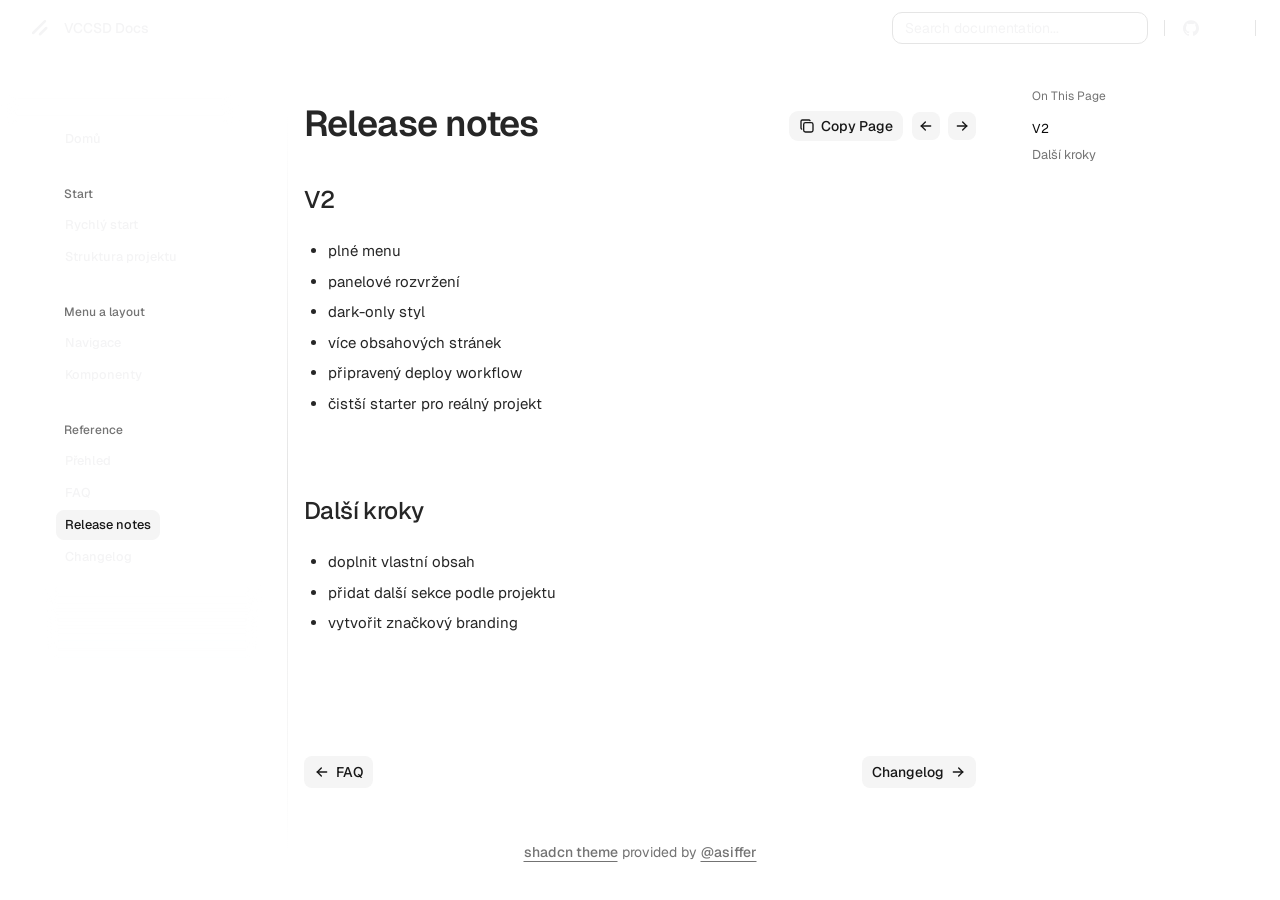
<file: releases/index.html>
<!DOCTYPE html>

<html lang="en">

<head>
    <script>
        /* const base_url = "https://USERNAME.github.io/REPO/"; */
        const base_url = (new URL("..", window.location)).href.replace(/\/+$/, ""); /* for search plugin notably */
        /* const root_relative_url = ".."; */
    </script>
    <script integrity="sha384-m6cZ+Whl1ci89lidlu8DH4C+sZLNOYBvImtjUIhUK+iaNffXhqtbYgBVuuPfRsa0" src="../js/dark.js"></script>


    <meta charset="utf-8" />
    <meta content="width=device-width, initial-scale=1" name="viewport" />

    
    


<title>Release notes</title>









<link rel="canonical" href="https://USERNAME.github.io/REPO/releases/">


<!-- Open Graph (Facebook, LinkedIn) -->

<meta property="og:title" content="Release notes">





<meta property="og:url" content="https://USERNAME.github.io/REPO/releases/">






<!-- Twitter Card -->

<meta name="twitter:title" content="Release notes">






<!-- JSON-LD Structured Data -->



    
    <link href="../img/favicon.ico" rel="icon" />

    <link href="../css/base.css" rel="stylesheet" />
    <link href="../css/geist.css" rel="stylesheet" />

    

    <style>
        :root {
            --theme-accent: oklch(62.3% 0.214 259.815);
        }
    </style>
    <link href="../assets/custom.css" rel="stylesheet" />

    

    <script integrity="sha384-V2jkXRy811qODUbfkLlkVJYBbf4h6XHAEjcU6ReASBPrJvTrlYh4GrI4t6GCju6n"
        src="../js/callbacks.js"></script>

    

    

    

    
    <script>
    document.addEventListener("DOMContentLoaded", function () {
        document.querySelectorAll("a.headerlink").forEach(function (link) {
            link.addEventListener("click", function (e) {
                e.preventDefault();

                // Build the full URL with the anchor fragment
                const url = window.location.origin + window.location.pathname + this.getAttribute("href");

                navigator.clipboard.writeText(url).then(function () {
                    // Optional: brief visual feedback
                });
            });
        });
    });
</script>
    

    
    
</head>

<body
    class="text-foreground group/body overscroll-none font-sans antialiased [--footer-height:calc(var(--spacing)*14)] [--header-height:calc(var(--spacing)*14)] xl:[--footer-height:calc(var(--spacing)*24)] theme-default">
    <div class="bg-background relative z-10 flex min-h-svh flex-col" id="inner-body">
        <header class="bg-background sticky top-0 z-50 w-full" view-transition-name="header">
    <div class="container-wrapper 3xl:fixed:px-0 px-6">
        <div class="3xl:fixed:container flex h-(--header-height) items-center gap-2 **:data-[slot=separator]:!h-4">
            <button id="menu-button" data-slot="popover-trigger" onclick="onMobileMenuButtonClick(event)"
                class="group whitespace-nowrap rounded-md text-sm font-medium transition-all disabled:pointer-events-none disabled:opacity-50 [&amp;_svg]:pointer-events-none [&amp;_svg:not([class*='size-'])]:size-4 shrink-0 [&amp;_svg]:shrink-0 outline-none focus-visible:border-ring focus-visible:ring-ring/50 aria-invalid:ring-destructive/20 dark:aria-invalid:ring-destructive/40 aria-invalid:border-destructive hover:text-accent-foreground px-4 py-2 has-[&gt;svg]:px-3 extend-touch-target h-8 touch-manipulation items-center justify-start gap-2.5 !p-0 hover:bg-transparent focus-visible:bg-transparent focus-visible:ring-0 active:bg-transparent dark:hover:bg-transparent flex lg:hidden"
                type="button" aria-haspopup="dialog" aria-expanded="false" aria-controls="radix-«Rmplb»"
                data-state="closed">
                <div class="relative flex h-8 w-4 items-center justify-center">
                    <div class="relative size-4">
                        <!-- 16px x 16px -->
                        <svg xmlns="http://www.w3.org/2000/svg" viewBox="0 0 16 16" fill="none" stroke="currentColor"
                            stroke-width="2" stroke-linecap="round" stroke-linejoin="round">
                            <line x1="0" x2="16" y1="5" y2="5"
                                class="group-data-[state=open]:translate-y-[2.25px] group-data-[state=open]:-translate-x-[2.25px] group-data-[state=open]:rotate-45 transition-all duration-300 origin-center" />
                            <line x1="0" x2="16" y1="11" y2="11"
                                class="group-data-[state=open]:-translate-y-[2.25px] group-data-[state=open]:-translate-x-[2.25px] group-data-[state=open]:-rotate-45 transition-all duration-300 origin-center" />
                        </svg>
                    </div>

                    <span class="sr-only">Toggle Menu</span>
                </div>
                <span class="flex h-8 items-center text-lg leading-none font-medium">Menu</span>
            </button>
            <a data-slot="button"
                class="items-center justify-center gap-2 whitespace-nowrap rounded-md text-sm font-medium transition-all disabled:pointer-events-none disabled:opacity-50 [&_svg]:pointer-events-none [&_svg:not([class*='size-'])]:size-5 shrink-0 [&_svg]:shrink-0 outline-none focus-visible:border-ring focus-visible:ring-ring/50 focus-visible:ring-[3px] aria-invalid:ring-destructive/20 dark:aria-invalid:ring-destructive/40 aria-invalid:border-destructive hover:bg-accent hover:text-accent-foreground dark:hover:bg-accent/50 hidden h-8 lg:flex"
                href="https://USERNAME.github.io/REPO/">
                <span class="size-8 flex flex-row justify-center items-center">
                    

<svg xmlns="http://www.w3.org/2000/svg" viewBox="0 0 256 256"
    class="size-5">
    <rect width="256" height="256" fill="none"></rect>
    <line x1="208" y1="128" x2="128" y2="208" fill="none" stroke="currentColor" stroke-linecap="round"
        stroke-linejoin="round" stroke-width="32"></line>
    <line x1="192" y1="40" x2="40" y2="192" fill="none" stroke="currentColor" stroke-linecap="round"
        stroke-linejoin="round" stroke-width="32"></line>
</svg>


                </span>

                
                <h1 class="pr-2">VCCSD Docs</h1>
                
            </a>
            
            <div class="ml-auto flex items-center gap-2 md:flex-1 md:justify-end">
                <div class="hidden w-full flex-1 md:flex md:w-auto md:flex-none">
                    <div class="hidden w-full flex-1 md:flex md:w-auto md:flex-none">
    <button onclick="onSearchBarClick(event)" data-slot="dialog-trigger" data-variant="outline" data-size="default" class="inline-flex shrink-0 items-center gap-2 text-sm whitespace-nowrap transition-all outline-none focus-visible:border-ring focus-visible:ring-[3px] focus-visible:ring-ring/50 disabled:pointer-events-none disabled:opacity-50 aria-invalid:border-destructive aria-invalid:ring-destructive/20 dark:aria-invalid:ring-destructive/40 [&amp;_svg]:pointer-events-none [&amp;_svg]:shrink-0 [&amp;_svg:not([class*='size-'])]:size-4 border bg-background hover:text-accent-foreground dark:border-input dark:hover:bg-input/50 px-4 py-2 has-[&gt;svg]:px-3 relative h-8 w-full justify-start rounded-lg pl-3 font-normal text-foreground shadow-none hover:bg-muted/50 sm:pr-12 md:w-48 lg:w-56 xl:w-64 dark:bg-card" type="button" aria-haspopup="dialog" aria-expanded="false" aria-controls="radix-_r_1_" data-state="closed">
        <span class="hidden lg:inline-flex">Search documentation...</span>
        <span class="inline-flex lg:hidden">Search...</span>
    </button>
</div>
<dialog id="search-dialog" onclick="onSearchDialogClick(event)"
    class="fixed top-1/2 left-1/2 -translate-x-1/2 -translate-y-1/2 bg-background rounded-lg shadow-lg border overflow-hidden p-0">
    <div class="w-lg gap-4">
        <div class="flex h-full w-full flex-col overflow-hidden rounded-md bg-popover text-popover-foreground">
            <div data-slot="command-input-wrapper" class="flex h-9 items-center gap-2 border-b px-3"><svg
                    xmlns="http://www.w3.org/2000/svg" width="24" height="24" viewBox="0 0 24 24" fill="none"
                    stroke="currentColor" stroke-width="2" stroke-linecap="round" stroke-linejoin="round"
                    class="lucide lucide-search size-4 shrink-0 opacity-50">
                    <circle cx="11" cy="11" r="8"></circle>
                    <path d="m21 21-4.3-4.3"></path>
                </svg>
                <input data-slot="command-input"
                    class="placeholder:text-muted-foreground flex h-10 w-full rounded-md bg-transparent py-3 text-sm outline-hidden disabled:cursor-not-allowed disabled:opacity-50"
                    placeholder="Search documentation..." cmdk-input="" autocomplete="off" autocorrect="off"
                    spellcheck="false" aria-autocomplete="list" role="combobox" aria-expanded="true"
                    aria-controls="radix-«r1t6»" aria-labelledby="radix-«r1t7»" id="radix-«r1t8»" type="text" value=""
                    aria-activedescendant="radix-«r1th»" oninput="onInputHandler(event)">
            </div>
        </div>
        <div id="mkdocs-search-results">
            <!-- search results go there -->
        </div>
    </div>
</dialog>
<script>
    document.removeEventListener("keydown", searchShortcutHandler);
    document.addEventListener("keydown", searchShortcutHandler);
</script>
                </div>
                
                <div data-orientation="vertical" role="none" data-slot="separator"
                    class="bg-border shrink-0 data-[orientation=horizontal]:h-px data-[orientation=horizontal]:w-full data-[orientation=vertical]:h-full data-[orientation=vertical]:w-px ml-2 hidden lg:block">
                </div>
                <a target="_blank" rel="noreferrer" data-slot="button"
                    class="inline-flex items-center justify-center whitespace-nowrap text-sm font-medium transition-all disabled:pointer-events-none disabled:opacity-50 [&amp;_svg]:pointer-events-none [&amp;_svg:not([class*='size-'])]:size-4 shrink-0 [&amp;_svg]:shrink-0 outline-none focus-visible:border-ring focus-visible:ring-ring/50 focus-visible:ring-[3px] aria-invalid:ring-destructive/20 dark:aria-invalid:ring-destructive/40 aria-invalid:border-destructive hover:bg-accent hover:text-accent-foreground dark:hover:bg-accent/50 rounded-md gap-1.5 px-3 has-[&gt;svg]:px-2.5 h-8 shadow-none"
                    href="https://github.com/USERNAME/REPO">
                    <svg viewBox="0 0 438.549 438.549">
                        <path fill="currentColor"
                            d="M409.132 114.573c-19.608-33.596-46.205-60.194-79.798-79.8-33.598-19.607-70.277-29.408-110.063-29.408-39.781 0-76.472 9.804-110.063 29.408-33.596 19.605-60.192 46.204-79.8 79.8C9.803 148.168 0 184.854 0 224.63c0 47.78 13.94 90.745 41.827 128.906 27.884 38.164 63.906 64.572 108.063 79.227 5.14.954 8.945.283 11.419-1.996 2.475-2.282 3.711-5.14 3.711-8.562 0-.571-.049-5.708-.144-15.417a2549.81 2549.81 0 01-.144-25.406l-6.567 1.136c-4.187.767-9.469 1.092-15.846 1-6.374-.089-12.991-.757-19.842-1.999-6.854-1.231-13.229-4.086-19.13-8.559-5.898-4.473-10.085-10.328-12.56-17.556l-2.855-6.57c-1.903-4.374-4.899-9.233-8.992-14.559-4.093-5.331-8.232-8.945-12.419-10.848l-1.999-1.431c-1.332-.951-2.568-2.098-3.711-3.429-1.142-1.331-1.997-2.663-2.568-3.997-.572-1.335-.098-2.43 1.427-3.289 1.525-.859 4.281-1.276 8.28-1.276l5.708.853c3.807.763 8.516 3.042 14.133 6.851 5.614 3.806 10.229 8.754 13.846 14.842 4.38 7.806 9.657 13.754 15.846 17.847 6.184 4.093 12.419 6.136 18.699 6.136 6.28 0 11.704-.476 16.274-1.423 4.565-.952 8.848-2.383 12.847-4.285 1.713-12.758 6.377-22.559 13.988-29.41-10.848-1.14-20.601-2.857-29.264-5.14-8.658-2.286-17.605-5.996-26.835-11.14-9.235-5.137-16.896-11.516-22.985-19.126-6.09-7.614-11.088-17.61-14.987-29.979-3.901-12.374-5.852-26.648-5.852-42.826 0-23.035 7.52-42.637 22.557-58.817-7.044-17.318-6.379-36.732 1.997-58.24 5.52-1.715 13.706-.428 24.554 3.853 10.85 4.283 18.794 7.952 23.84 10.994 5.046 3.041 9.089 5.618 12.135 7.708 17.705-4.947 35.976-7.421 54.818-7.421s37.117 2.474 54.823 7.421l10.849-6.849c7.419-4.57 16.18-8.758 26.262-12.565 10.088-3.805 17.802-4.853 23.134-3.138 8.562 21.509 9.325 40.922 2.279 58.24 15.036 16.18 22.559 35.787 22.559 58.817 0 16.178-1.958 30.497-5.853 42.966-3.9 12.471-8.941 22.457-15.125 29.979-6.191 7.521-13.901 13.85-23.131 18.986-9.232 5.14-18.182 8.85-26.84 11.136-8.662 2.286-18.415 4.004-29.263 5.146 9.894 8.562 14.842 22.077 14.842 40.539v60.237c0 3.422 1.19 6.279 3.572 8.562 2.379 2.279 6.136 2.95 11.276 1.995 44.163-14.653 80.185-41.062 108.068-79.226 27.88-38.161 41.825-81.126 41.825-128.906-.01-39.771-9.818-76.454-29.414-110.049z">
                        </path>
                    </svg>
                    
                    <span id="stargazers" class="text-muted-foreground w-8 text-xs tabular-nums" onload="test()">
                    </span>
                    
                </a>
                
                <div data-orientation="vertical" role="none" data-slot="separator"
                    class="bg-border shrink-0 data-[orientation=horizontal]:h-px data-[orientation=horizontal]:w-full data-[orientation=vertical]:h-full data-[orientation=vertical]:w-px 3xl:flex hidden">
                </div>
                
                <button data-slot="button"
                    class="items-center justify-center gap-2 whitespace-nowrap rounded-md text-sm font-medium transition-all disabled:pointer-events-none disabled:opacity-50 [&amp;_svg]:pointer-events-none [&amp;_svg:not([class*='size-'])]:size-4 shrink-0 [&amp;_svg]:shrink-0 outline-none focus-visible:border-ring focus-visible:ring-ring/50 focus-visible:ring-[3px] aria-invalid:ring-destructive/20 dark:aria-invalid:ring-destructive/40 aria-invalid:border-destructive hover:bg-accent hover:text-accent-foreground dark:hover:bg-accent/50 size-8 3xl:flex hidden"
                    title="Toggle layout" onclick="toggleLayout(event)">
                    <span class="sr-only">Toggle layout</span>
                    <svg xmlns="http://www.w3.org/2000/svg" width="24" height="24" viewBox="0 0 24 24" fill="none"
                        stroke="currentColor" stroke-width="2" stroke-linecap="round" stroke-linejoin="round"
                        class="lucide lucide-gallery-horizontal">
                        <path d="M2 3v18"></path>
                        <rect width="12" height="18" x="6" y="3" rx="2"></rect>
                        <path d="M22 3v18"></path>
                    </svg>
                </button>
                <div data-orientation="vertical" role="none" data-slot="separator"
                    class="bg-border shrink-0 data-[orientation=horizontal]:h-px data-[orientation=horizontal]:w-full data-[orientation=vertical]:h-full data-[orientation=vertical]:w-px">
                </div>
                <button data-slot="button"
                    class="inline-flex items-center justify-center gap-2 whitespace-nowrap rounded-md text-sm font-medium transition-all disabled:pointer-events-none disabled:opacity-50 [&amp;_svg]:pointer-events-none [&amp;_svg:not([class*='size-'])]:size-4 shrink-0 [&amp;_svg]:shrink-0 outline-none focus-visible:border-ring focus-visible:ring-ring/50 focus-visible:ring-[3px] aria-invalid:ring-destructive/20 dark:aria-invalid:ring-destructive/40 aria-invalid:border-destructive hover:bg-accent hover:text-accent-foreground dark:hover:bg-accent/50 group/toggle extend-touch-target size-8"
                    title="Toggle theme" onclick="onThemeSwitch(event)">
                    <svg xmlns="http://www.w3.org/2000/svg" width="24" height="24" viewBox="0 0 24 24" fill="none"
                        stroke="currentColor" stroke-width="2" stroke-linecap="round" stroke-linejoin="round"
                        class="size-4.5">
                        <path stroke="none" d="M0 0h24v24H0z" fill="none"></path>
                        <path d="M12 12m-9 0a9 9 0 1 0 18 0a9 9 0 1 0 -18 0"></path>
                        <path d="M12 3l0 18"></path>
                        <path d="M12 9l4.65 -4.65"></path>
                        <path d="M12 14.3l7.37 -7.37"></path>
                        <path d="M12 19.6l8.85 -8.85"></path>
                    </svg>
                    <span class="sr-only">Toggle theme</span>
                </button>
            </div>
        </div>
    </div>
</header>
        <main class="flex flex-1 flex-col">
            <div class="container-wrapper flex flex-1 flex-col px-2">
                <div class="group/sidebar-wrapper has-data-[variant=inset]:bg-sidebar flex w-full 3xl:fixed:container 3xl:fixed:px-3 min-h-min flex-1 items-start px-0 [--sidebar-width:220px] [--top-spacing:0] lg:grid lg:grid-cols-[var(--sidebar-width)_minmax(0,1fr)] lg:[--sidebar-width:240px] lg:[--top-spacing:calc(var(--spacing)*4)]"
                    data-slot="sidebar-wrapper"
                    style="--sidebar-width:calc(var(--spacing) * 72);--sidebar-width-icon:3rem;">
                    <div class="w-(--sidebar-width) flex-col text-sidebar-foreground sticky top-[calc(var(--header-height)+0.6rem)] z-30 hidden h-[calc(100svh-10rem)] overscroll-none bg-transparent [--sidebar-menu-width:--spacing(56)] lg:flex"
                        data-slot="sidebar">
                        <div class="h-9"></div>
                        <div
                            class="absolute top-8 z-10 h-8 w-(--sidebar-menu-width) shrink-0 bg-gradient-to-b from-background via-background/80 to-background/50 blur-xs">
                        </div>
                        <div
                            class="absolute top-12 right-2 bottom-0 hidden h-full w-px bg-gradient-to-b from-transparent via-border to-transparent lg:flex">
                        </div>
                        <div class="flex min-h-0 flex-1 flex-col gap-2 overflow-auto group-data-[collapsible=icon]:overflow-hidden mx-auto no-scrollbar w-(--sidebar-menu-width) overflow-x-hidden px-2"
                            data-sidebar="content" data-slot="sidebar-content" view-transition-name="sidebar">
                            











<div data-slot="sidebar-group" data-sidebar="group" class="relative flex w-full min-w-0 flex-col p-2 pt-6">
    <div data-slot="sidebar-group-content" data-sidebar="group-content" class="w-full text-sm">
        <ul data-slot="sidebar-menu" data-sidebar="menu" class="flex w-full min-w-0 flex-col gap-0.5">
            
            
            
            <li data-slot="sidebar-menu-item" data-sidebar="menu-item" class="group/menu-item relative">
    <a data-slot="sidebar-menu-button" data-active="false" data-sidebar="menu-button"
        data-size="default" href=".."
        class="peer/menu-button flex items-center gap-2 rounded-md p-2 text-left ring-sidebar-ring outline-hidden transition-[width,height,padding] group-has-data-[sidebar=menu-action]/menu-item:pr-8 group-data-[collapsible=icon]:size-8! group-data-[collapsible=icon]:p-2! focus-visible:ring-2 active:bg-sidebar-accent active:text-sidebar-accent-foreground disabled:pointer-events-none disabled:opacity-50 aria-disabled:pointer-events-none aria-disabled:opacity-50 data-[active=true]:font-medium data-[active=true]:text-sidebar-accent-foreground data-[state=open]:hover:bg-sidebar-accent data-[state=open]:hover:text-sidebar-accent-foreground [&>span:last-child]:truncate [&>svg]:size-4 [&>svg]:shrink-0 hover:bg-sidebar-accent hover:text-sidebar-accent-foreground relative h-[30px] w-fit overflow-visible border border-transparent text-[0.8rem] font-medium after:absolute after:inset-x-0 after:-inset-y-1 after:z-0 after:rounded-md data-[active=true]:border-accent data-[active=true]:bg-accent 3xl:fixed:w-full 3xl:fixed:max-w-48">

        
        Domů
        

        

        

        
    </a>
</li>
            
            
        </ul>
    </div>
</div>




<div data-slot="sidebar-group" data-sidebar="group" class="relative flex w-full min-w-0 flex-col p-2">
    <div data-slot="sidebar-group-label" data-sidebar="group-label"
        class="flex h-8 shrink-0 items-center rounded-md px-2 text-xs ring-sidebar-ring outline-hidden transition-[margin,opacity] duration-200 ease-linear focus-visible:ring-2 [&>svg]:size-4 [&>svg]:shrink-0 group-data-[collapsible=icon]:-mt-8 group-data-[collapsible=icon]:opacity-0 font-medium text-muted-foreground">
        Start</div>
    <div data-slot="sidebar-group-content" data-sidebar="group-content" class="w-full text-sm">
        <ul data-slot="sidebar-menu" data-sidebar="menu" class="flex w-full min-w-0 flex-col gap-0.5">
            
            
            <li data-slot="sidebar-menu-item" data-sidebar="menu-item" class="group/menu-item relative">
    <a data-slot="sidebar-menu-button" data-active="false" data-sidebar="menu-button"
        data-size="default" href="../getting-started/"
        class="peer/menu-button flex items-center gap-2 rounded-md p-2 text-left ring-sidebar-ring outline-hidden transition-[width,height,padding] group-has-data-[sidebar=menu-action]/menu-item:pr-8 group-data-[collapsible=icon]:size-8! group-data-[collapsible=icon]:p-2! focus-visible:ring-2 active:bg-sidebar-accent active:text-sidebar-accent-foreground disabled:pointer-events-none disabled:opacity-50 aria-disabled:pointer-events-none aria-disabled:opacity-50 data-[active=true]:font-medium data-[active=true]:text-sidebar-accent-foreground data-[state=open]:hover:bg-sidebar-accent data-[state=open]:hover:text-sidebar-accent-foreground [&>span:last-child]:truncate [&>svg]:size-4 [&>svg]:shrink-0 hover:bg-sidebar-accent hover:text-sidebar-accent-foreground relative h-[30px] w-fit overflow-visible border border-transparent text-[0.8rem] font-medium after:absolute after:inset-x-0 after:-inset-y-1 after:z-0 after:rounded-md data-[active=true]:border-accent data-[active=true]:bg-accent 3xl:fixed:w-full 3xl:fixed:max-w-48">

        
        Rychlý start
        

        

        

        
    </a>
</li>
            
            
            
            <li data-slot="sidebar-menu-item" data-sidebar="menu-item" class="group/menu-item relative">
    <a data-slot="sidebar-menu-button" data-active="false" data-sidebar="menu-button"
        data-size="default" href="../architecture/"
        class="peer/menu-button flex items-center gap-2 rounded-md p-2 text-left ring-sidebar-ring outline-hidden transition-[width,height,padding] group-has-data-[sidebar=menu-action]/menu-item:pr-8 group-data-[collapsible=icon]:size-8! group-data-[collapsible=icon]:p-2! focus-visible:ring-2 active:bg-sidebar-accent active:text-sidebar-accent-foreground disabled:pointer-events-none disabled:opacity-50 aria-disabled:pointer-events-none aria-disabled:opacity-50 data-[active=true]:font-medium data-[active=true]:text-sidebar-accent-foreground data-[state=open]:hover:bg-sidebar-accent data-[state=open]:hover:text-sidebar-accent-foreground [&>span:last-child]:truncate [&>svg]:size-4 [&>svg]:shrink-0 hover:bg-sidebar-accent hover:text-sidebar-accent-foreground relative h-[30px] w-fit overflow-visible border border-transparent text-[0.8rem] font-medium after:absolute after:inset-x-0 after:-inset-y-1 after:z-0 after:rounded-md data-[active=true]:border-accent data-[active=true]:bg-accent 3xl:fixed:w-full 3xl:fixed:max-w-48">

        
        Struktura projektu
        

        

        

        
    </a>
</li>
            
            
        </ul>
    </div>
</div>



<div data-slot="sidebar-group" data-sidebar="group" class="relative flex w-full min-w-0 flex-col p-2">
    <div data-slot="sidebar-group-label" data-sidebar="group-label"
        class="flex h-8 shrink-0 items-center rounded-md px-2 text-xs ring-sidebar-ring outline-hidden transition-[margin,opacity] duration-200 ease-linear focus-visible:ring-2 [&>svg]:size-4 [&>svg]:shrink-0 group-data-[collapsible=icon]:-mt-8 group-data-[collapsible=icon]:opacity-0 font-medium text-muted-foreground">
        Menu a layout</div>
    <div data-slot="sidebar-group-content" data-sidebar="group-content" class="w-full text-sm">
        <ul data-slot="sidebar-menu" data-sidebar="menu" class="flex w-full min-w-0 flex-col gap-0.5">
            
            
            <li data-slot="sidebar-menu-item" data-sidebar="menu-item" class="group/menu-item relative">
    <a data-slot="sidebar-menu-button" data-active="false" data-sidebar="menu-button"
        data-size="default" href="../navigation/"
        class="peer/menu-button flex items-center gap-2 rounded-md p-2 text-left ring-sidebar-ring outline-hidden transition-[width,height,padding] group-has-data-[sidebar=menu-action]/menu-item:pr-8 group-data-[collapsible=icon]:size-8! group-data-[collapsible=icon]:p-2! focus-visible:ring-2 active:bg-sidebar-accent active:text-sidebar-accent-foreground disabled:pointer-events-none disabled:opacity-50 aria-disabled:pointer-events-none aria-disabled:opacity-50 data-[active=true]:font-medium data-[active=true]:text-sidebar-accent-foreground data-[state=open]:hover:bg-sidebar-accent data-[state=open]:hover:text-sidebar-accent-foreground [&>span:last-child]:truncate [&>svg]:size-4 [&>svg]:shrink-0 hover:bg-sidebar-accent hover:text-sidebar-accent-foreground relative h-[30px] w-fit overflow-visible border border-transparent text-[0.8rem] font-medium after:absolute after:inset-x-0 after:-inset-y-1 after:z-0 after:rounded-md data-[active=true]:border-accent data-[active=true]:bg-accent 3xl:fixed:w-full 3xl:fixed:max-w-48">

        
        Navigace
        

        

        

        
    </a>
</li>
            
            
            
            <li data-slot="sidebar-menu-item" data-sidebar="menu-item" class="group/menu-item relative">
    <a data-slot="sidebar-menu-button" data-active="false" data-sidebar="menu-button"
        data-size="default" href="../components/"
        class="peer/menu-button flex items-center gap-2 rounded-md p-2 text-left ring-sidebar-ring outline-hidden transition-[width,height,padding] group-has-data-[sidebar=menu-action]/menu-item:pr-8 group-data-[collapsible=icon]:size-8! group-data-[collapsible=icon]:p-2! focus-visible:ring-2 active:bg-sidebar-accent active:text-sidebar-accent-foreground disabled:pointer-events-none disabled:opacity-50 aria-disabled:pointer-events-none aria-disabled:opacity-50 data-[active=true]:font-medium data-[active=true]:text-sidebar-accent-foreground data-[state=open]:hover:bg-sidebar-accent data-[state=open]:hover:text-sidebar-accent-foreground [&>span:last-child]:truncate [&>svg]:size-4 [&>svg]:shrink-0 hover:bg-sidebar-accent hover:text-sidebar-accent-foreground relative h-[30px] w-fit overflow-visible border border-transparent text-[0.8rem] font-medium after:absolute after:inset-x-0 after:-inset-y-1 after:z-0 after:rounded-md data-[active=true]:border-accent data-[active=true]:bg-accent 3xl:fixed:w-full 3xl:fixed:max-w-48">

        
        Komponenty
        

        

        

        
    </a>
</li>
            
            
        </ul>
    </div>
</div>



<div data-slot="sidebar-group" data-sidebar="group" class="relative flex w-full min-w-0 flex-col p-2">
    <div data-slot="sidebar-group-label" data-sidebar="group-label"
        class="flex h-8 shrink-0 items-center rounded-md px-2 text-xs ring-sidebar-ring outline-hidden transition-[margin,opacity] duration-200 ease-linear focus-visible:ring-2 [&>svg]:size-4 [&>svg]:shrink-0 group-data-[collapsible=icon]:-mt-8 group-data-[collapsible=icon]:opacity-0 font-medium text-muted-foreground">
        Reference</div>
    <div data-slot="sidebar-group-content" data-sidebar="group-content" class="w-full text-sm">
        <ul data-slot="sidebar-menu" data-sidebar="menu" class="flex w-full min-w-0 flex-col gap-0.5">
            
            
            <li data-slot="sidebar-menu-item" data-sidebar="menu-item" class="group/menu-item relative">
    <a data-slot="sidebar-menu-button" data-active="false" data-sidebar="menu-button"
        data-size="default" href="../reference/"
        class="peer/menu-button flex items-center gap-2 rounded-md p-2 text-left ring-sidebar-ring outline-hidden transition-[width,height,padding] group-has-data-[sidebar=menu-action]/menu-item:pr-8 group-data-[collapsible=icon]:size-8! group-data-[collapsible=icon]:p-2! focus-visible:ring-2 active:bg-sidebar-accent active:text-sidebar-accent-foreground disabled:pointer-events-none disabled:opacity-50 aria-disabled:pointer-events-none aria-disabled:opacity-50 data-[active=true]:font-medium data-[active=true]:text-sidebar-accent-foreground data-[state=open]:hover:bg-sidebar-accent data-[state=open]:hover:text-sidebar-accent-foreground [&>span:last-child]:truncate [&>svg]:size-4 [&>svg]:shrink-0 hover:bg-sidebar-accent hover:text-sidebar-accent-foreground relative h-[30px] w-fit overflow-visible border border-transparent text-[0.8rem] font-medium after:absolute after:inset-x-0 after:-inset-y-1 after:z-0 after:rounded-md data-[active=true]:border-accent data-[active=true]:bg-accent 3xl:fixed:w-full 3xl:fixed:max-w-48">

        
        Přehled
        

        

        

        
    </a>
</li>
            
            
            
            <li data-slot="sidebar-menu-item" data-sidebar="menu-item" class="group/menu-item relative">
    <a data-slot="sidebar-menu-button" data-active="false" data-sidebar="menu-button"
        data-size="default" href="../faq/"
        class="peer/menu-button flex items-center gap-2 rounded-md p-2 text-left ring-sidebar-ring outline-hidden transition-[width,height,padding] group-has-data-[sidebar=menu-action]/menu-item:pr-8 group-data-[collapsible=icon]:size-8! group-data-[collapsible=icon]:p-2! focus-visible:ring-2 active:bg-sidebar-accent active:text-sidebar-accent-foreground disabled:pointer-events-none disabled:opacity-50 aria-disabled:pointer-events-none aria-disabled:opacity-50 data-[active=true]:font-medium data-[active=true]:text-sidebar-accent-foreground data-[state=open]:hover:bg-sidebar-accent data-[state=open]:hover:text-sidebar-accent-foreground [&>span:last-child]:truncate [&>svg]:size-4 [&>svg]:shrink-0 hover:bg-sidebar-accent hover:text-sidebar-accent-foreground relative h-[30px] w-fit overflow-visible border border-transparent text-[0.8rem] font-medium after:absolute after:inset-x-0 after:-inset-y-1 after:z-0 after:rounded-md data-[active=true]:border-accent data-[active=true]:bg-accent 3xl:fixed:w-full 3xl:fixed:max-w-48">

        
        FAQ
        

        

        

        
    </a>
</li>
            
            
            
            <li data-slot="sidebar-menu-item" data-sidebar="menu-item" class="group/menu-item relative">
    <a data-slot="sidebar-menu-button" data-active="true" data-sidebar="menu-button"
        data-size="default" href="./"
        class="peer/menu-button flex items-center gap-2 rounded-md p-2 text-left ring-sidebar-ring outline-hidden transition-[width,height,padding] group-has-data-[sidebar=menu-action]/menu-item:pr-8 group-data-[collapsible=icon]:size-8! group-data-[collapsible=icon]:p-2! focus-visible:ring-2 active:bg-sidebar-accent active:text-sidebar-accent-foreground disabled:pointer-events-none disabled:opacity-50 aria-disabled:pointer-events-none aria-disabled:opacity-50 data-[active=true]:font-medium data-[active=true]:text-sidebar-accent-foreground data-[state=open]:hover:bg-sidebar-accent data-[state=open]:hover:text-sidebar-accent-foreground [&>span:last-child]:truncate [&>svg]:size-4 [&>svg]:shrink-0 hover:bg-sidebar-accent hover:text-sidebar-accent-foreground relative h-[30px] w-fit overflow-visible border border-transparent text-[0.8rem] font-medium after:absolute after:inset-x-0 after:-inset-y-1 after:z-0 after:rounded-md data-[active=true]:border-accent data-[active=true]:bg-accent 3xl:fixed:w-full 3xl:fixed:max-w-48">

        
        Release notes
        

        

        

        
    </a>
</li>
            
            
            
            <li data-slot="sidebar-menu-item" data-sidebar="menu-item" class="group/menu-item relative">
    <a data-slot="sidebar-menu-button" data-active="false" data-sidebar="menu-button"
        data-size="default" href="../changelog/"
        class="peer/menu-button flex items-center gap-2 rounded-md p-2 text-left ring-sidebar-ring outline-hidden transition-[width,height,padding] group-has-data-[sidebar=menu-action]/menu-item:pr-8 group-data-[collapsible=icon]:size-8! group-data-[collapsible=icon]:p-2! focus-visible:ring-2 active:bg-sidebar-accent active:text-sidebar-accent-foreground disabled:pointer-events-none disabled:opacity-50 aria-disabled:pointer-events-none aria-disabled:opacity-50 data-[active=true]:font-medium data-[active=true]:text-sidebar-accent-foreground data-[state=open]:hover:bg-sidebar-accent data-[state=open]:hover:text-sidebar-accent-foreground [&>span:last-child]:truncate [&>svg]:size-4 [&>svg]:shrink-0 hover:bg-sidebar-accent hover:text-sidebar-accent-foreground relative h-[30px] w-fit overflow-visible border border-transparent text-[0.8rem] font-medium after:absolute after:inset-x-0 after:-inset-y-1 after:z-0 after:rounded-md data-[active=true]:border-accent data-[active=true]:bg-accent 3xl:fixed:w-full 3xl:fixed:max-w-48">

        
        Changelog
        

        

        

        
    </a>
</li>
            
            
        </ul>
    </div>
</div>





<div
    class="sticky -bottom-1 z-10 h-16 shrink-0 bg-gradient-to-t from-background via-background/80 to-background/50 blur-xs">
</div>

                        </div>
                    </div>
                    <div class="h-full w-full">
                        <div class="flex items-stretch text-[1.05rem] sm:text-[15px] xl:w-full" data-slot="docs">

                            <div class="flex min-w-0 flex-1 flex-col">
                                <div class="h-(--top-spacing) shrink-0"></div>
                                
                                
                                <article class="w-full" view-transition-name="page">
  <div class="flex flex-col gap-2">
    <div class="flex flex-col gap-2">
      <div id="page-header" class="flex items-start justify-between">
        <h1 class="scroll-m-20 text-4xl font-semibold tracking-tight sm:text-3xl xl:text-4xl">
          Release notes
        </h1>

        <div class="flex items-center gap-2 pt-1.5">
          <button
    onclick="fetch(`https://USERNAME.github.io/REPO/releases.md`).then((r) => r.blob()).then((blob) => navigator.clipboard.write([new ClipboardItem({ 'text/plain': blob })]))"
    data-slot="button" class="secondary cursor-pointer">
    <svg xmlns="http://www.w3.org/2000/svg" width="24" height="24" viewBox="0 0 24 24" fill="none" stroke="currentColor"
        stroke-width="2" stroke-linecap="round" stroke-linejoin="round" class="tabler-icon tabler-icon-copy ">
        <path
            d="M7 7m0 2.667a2.667 2.667 0 0 1 2.667 -2.667h8.666a2.667 2.667 0 0 1 2.667 2.667v8.666a2.667 2.667 0 0 1 -2.667 2.667h-8.666a2.667 2.667 0 0 1 -2.667 -2.667z">
        </path>
        <path d="M4.012 16.737a2.005 2.005 0 0 1 -1.012 -1.737v-10c0 -1.1 .9 -2 2 -2h10c.75 0 1.158 .385 1.5 1"></path>
    </svg>
    <span class="max-md:hidden">Copy Page</span>
</button>
          
          <a data-slot="button" id="previous-button"
            class="inline-flex items-center justify-center gap-2 whitespace-nowrap rounded-md text-sm font-medium transition-all disabled:pointer-events-none disabled:opacity-50 [&amp;_svg]:pointer-events-none [&amp;_svg:not([class*='size-'])]:size-4 shrink-0 [&amp;_svg]:shrink-0 outline-none focus-visible:border-ring focus-visible:ring-ring/50 focus-visible:ring-[3px] aria-invalid:ring-destructive/20 dark:aria-invalid:ring-destructive/40 aria-invalid:border-destructive bg-secondary text-secondary-foreground hover:bg-secondary/80 extend-touch-target size-8 shadow-none md:size-7"
            href="../faq/">
            <svg xmlns="http://www.w3.org/2000/svg" width="24" height="24" viewBox="0 0 24 24" fill="none"
              stroke="currentColor" stroke-width="2" stroke-linecap="round" stroke-linejoin="round"
              class="tabler-icon tabler-icon-arrow-left">
              <path d="M5 12l14 0"></path>
              <path d="M5 12l6 6"></path>
              <path d="M5 12l6 -6"></path>
            </svg>
            <span class="sr-only">Previous</span>
          </a>
          
          
          <a data-slot="button" id="next-button"
            class="inline-flex items-center justify-center gap-2 whitespace-nowrap rounded-md text-sm font-medium transition-all disabled:pointer-events-none disabled:opacity-50 [&amp;_svg]:pointer-events-none [&amp;_svg:not([class*='size-'])]:size-4 shrink-0 [&amp;_svg]:shrink-0 outline-none focus-visible:border-ring focus-visible:ring-ring/50 focus-visible:ring-[3px] aria-invalid:ring-destructive/20 dark:aria-invalid:ring-destructive/40 aria-invalid:border-destructive bg-secondary text-secondary-foreground hover:bg-secondary/80 extend-touch-target size-8 shadow-none md:size-7"
            href="../changelog/">
            <span class="sr-only">Next</span>
            <svg xmlns="http://www.w3.org/2000/svg" width="24" height="24" viewBox="0 0 24 24" fill="none"
              stroke="currentColor" stroke-width="2" stroke-linecap="round" stroke-linejoin="round"
              class="tabler-icon tabler-icon-arrow-right">
              <path d="M5 12l14 0"></path>
              <path d="M13 18l6 -6"></path>
              <path d="M13 6l6 6"></path>
            </svg>
          </a>
          
        </div>
      </div>
      
    </div>
    <div class="flex justify-end items-center">
      
      
    </div>
  </div>
  <div class="typography w-full flex-1 *:data-[slot=alert]:first:mt-0">
    <h2 id="v2">V2<a class="headerlink" href="#v2" title="Permanent link">&para;</a></h2>
<ul>
<li>plné menu</li>
<li>panelové rozvržení</li>
<li>dark-only styl</li>
<li>více obsahových stránek</li>
<li>připravený deploy workflow</li>
<li>čistší starter pro reálný projekt</li>
</ul>
<h2 id="dalsi-kroky">Další kroky<a class="headerlink" href="#dalsi-kroky" title="Permanent link">&para;</a></h2>
<ul>
<li>doplnit vlastní obsah</li>
<li>přidat další sekce podle projektu</li>
<li>vytvořit značkový branding</li>
</ul>
  </div>
  
  <script>
    document.querySelectorAll('article h2, article h3').forEach((header) => {
      toc.observer.observe(header);
    });
  </script>
</article>
                                <div class="mx-auto flex flex-wrap h-16 w-full max-w-2xl items-center gap-2 px-4 md:px-0">
    
    <a data-slot="button"
        class="inline-flex items-center justify-center whitespace-nowrap text-sm font-medium transition-all disabled:pointer-events-none disabled:opacity-50 [&amp;_svg]:pointer-events-none [&amp;_svg:not([class*='size-'])]:size-4 shrink-0 [&amp;_svg]:shrink-0 outline-none focus-visible:border-ring focus-visible:ring-ring/50 focus-visible:ring-[3px] aria-invalid:ring-destructive/20 dark:aria-invalid:ring-destructive/40 aria-invalid:border-destructive bg-secondary text-secondary-foreground hover:bg-secondary/80 h-8 rounded-md gap-1.5 px-3 has-[&gt;svg]:px-2.5 shadow-none"
        href="../faq/">
        <svg xmlns="http://www.w3.org/2000/svg" width="24" height="24" viewBox="0 0 24 24" fill="none"
            stroke="currentColor" stroke-width="2" stroke-linecap="round" stroke-linejoin="round"
            class="tabler-icon tabler-icon-arrow-left ">
            <path d="M5 12l14 0"></path>
            <path d="M5 12l6 6"></path>
            <path d="M5 12l6 -6"></path>
        </svg>
        <span class="max-[500px]:hidden">FAQ</span>
    </a>
    
    
    <a data-slot="button"
        class="inline-flex items-center justify-center whitespace-nowrap text-sm font-medium transition-all disabled:pointer-events-none disabled:opacity-50 [&amp;_svg]:pointer-events-none [&amp;_svg:not([class*='size-'])]:size-4 shrink-0 [&amp;_svg]:shrink-0 outline-none focus-visible:border-ring focus-visible:ring-ring/50 focus-visible:ring-[3px] aria-invalid:ring-destructive/20 dark:aria-invalid:ring-destructive/40 aria-invalid:border-destructive bg-secondary text-secondary-foreground hover:bg-secondary/80 h-8 rounded-md gap-1.5 px-3 has-[&gt;svg]:px-2.5 ml-auto shadow-none"
        href="../changelog/">
        <span class="max-[500px]:hidden">Changelog</span>
        <svg xmlns="http://www.w3.org/2000/svg" width="24" height="24" viewBox="0 0 24 24" fill="none"
            stroke="currentColor" stroke-width="2" stroke-linecap="round" stroke-linejoin="round"
            class="tabler-icon tabler-icon-arrow-right ">
            <path d="M5 12l14 0"></path>
            <path d="M13 18l6 -6"></path>
            <path d="M13 6l6 6"></path>
        </svg>
    </a>
    
</div>
                                
                                
                            </div>
                            
                            <dialog id="bottom-sidebar" onclick="onBottomSidebarDialogClick(event)" class="bg-transparent"
    style="position: fixed; left: 0px; top: 0px; transform: translate(0px, 58px); min-width: max-content; --radix-popper-transform-origin: 0% 0px; will-change: transform; z-index: 50; --radix-popper-available-width: 504px; --radix-popper-available-height: 857px; --radix-popper-anchor-width: 72.94999694824219px; --radix-popper-anchor-height: 32px;">
    <div data-side="bottom" data-align="start" data-state="open" role="dialog" data-slot="popover-content"
        class="text-popover-foreground data-[state=open]:animate-in data-[state=closed]:animate-out data-[state=closed]:fade-out-0 data-[state=open]:fade-in-0 data-[state=closed]:zoom-out-95 data-[state=open]:zoom-in-95 data-[side=bottom]:slide-in-from-top-2 data-[side=left]:slide-in-from-right-2 data-[side=right]:slide-in-from-left-2 data-[side=top]:slide-in-from-bottom-2 z-50 origin-(--radix-popover-content-transform-origin) border outline-hidden bg-background/90 no-scrollbar h-(--radix-popper-available-height) w-(--radix-popper-available-width) overflow-y-auto rounded-none border-none p-0 shadow-none backdrop-blur duration-100"
        style="--radix-popover-content-transform-origin: var(--radix-popper-transform-origin); --radix-popover-content-available-width: var(--radix-popper-available-width); --radix-popover-content-available-height: var(--radix-popper-available-height); --radix-popover-trigger-width: var(--radix-popper-anchor-width); --radix-popover-trigger-height: var(--radix-popper-anchor-height);"
        tabindex="-1">
        <div class="flex flex-col gap-12 overflow-auto px-6 py-6">
            
            
            

            
            <div class="flex flex-col gap-4">
                <div class="text-muted-foreground text-sm font-medium">Menu</div>
                <div class="flex flex-col gap-3">
                    
                    <a class="text-2xl font-medium" href="..">
                        
                        Domů
                        
                    </a>
                    
                </div>
            </div>
            

            
            <div class="flex flex-col gap-8">
                
                <div class="flex flex-col gap-4">
                    <div class="text-muted-foreground text-sm font-medium">Start</div>
                    
                    <div class="flex flex-col gap-3">
                        
                        <a class="text-2xl font-medium" href="../getting-started/">
                            
                            Rychlý start
                            
                        </a>
                        
                        <a class="text-2xl font-medium" href="../architecture/">
                            
                            Struktura projektu
                            
                        </a>
                        
                    </div>
                    
                </div>
                
                <div class="flex flex-col gap-4">
                    <div class="text-muted-foreground text-sm font-medium">Menu a layout</div>
                    
                    <div class="flex flex-col gap-3">
                        
                        <a class="text-2xl font-medium" href="../navigation/">
                            
                            Navigace
                            
                        </a>
                        
                        <a class="text-2xl font-medium" href="../components/">
                            
                            Komponenty
                            
                        </a>
                        
                    </div>
                    
                </div>
                
                <div class="flex flex-col gap-4">
                    <div class="text-muted-foreground text-sm font-medium">Reference</div>
                    
                    <div class="flex flex-col gap-3">
                        
                        <a class="text-2xl font-medium" href="../reference/">
                            
                            Přehled
                            
                        </a>
                        
                        <a class="text-2xl font-medium" href="../faq/">
                            
                            FAQ
                            
                        </a>
                        
                        <a class="text-2xl font-medium" href="./">
                            
                            Release notes
                            
                        </a>
                        
                        <a class="text-2xl font-medium" href="../changelog/">
                            
                            Changelog
                            
                        </a>
                        
                    </div>
                    
                </div>
                
            </div>
            
            

        </div>
    </div>
</dialog>
                            <div
                                class="sticky top-[calc(var(--header-height)+1px)] ml-auto hidden h-[calc(100svh-var(--header-height)-var(--footer-height))] w-72 flex-col gap-4 overflow-hidden overscroll-none pb-8 xl:flex">
                                <div class="h-(--top-spacing) shrink-0"></div>
                                
                                
                                <div id="toc" view-transition-name="toc" class="no-scrollbar overflow-y-auto px-8">
    <div class="flex flex-col gap-2 p-4 pt-0 text-sm">
        <p class="text-muted-foreground bg-background sticky top-0 h-6 text-xs">On This Page</p>
        
        
        
        
        <a href="#v2"
            class="text-muted-foreground hover:text-foreground data-[active=true]:text-foreground text-[0.8rem] no-underline transition-colors data-[depth=3]:pl-4 data-[depth=4]:pl-6"
            data-active="false" data-depth="2" onClick="deferSetActiveTocLink('#v2');">
            V2
        </a>
        

        
        <a href="#dalsi-kroky"
            class="text-muted-foreground hover:text-foreground data-[active=true]:text-foreground text-[0.8rem] no-underline transition-colors data-[depth=3]:pl-4 data-[depth=4]:pl-6"
            data-active="false" data-depth="2" onClick="deferSetActiveTocLink('#dalsi-kroky');">
            Další kroky
        </a>
        

        
        
        
        

    </div>
    <div class="h-12"></div>

</div>
                                
                                
                            </div>

                        </div>
                    </div>
                </div>
            </div>
        </main>
        <footer view-transition-name="footer"
    class="group-has-[.section-soft]/body:bg-surface/40 3xl:fixed:bg-transparent dark:bg-transparent">
    <div class="container-wrapper px-4 xl:px-6">
        <div class="flex h-(--footer-height) items-center justify-between">
            <div class="text-muted-foreground w-full text-center text-xs leading-loose sm:text-sm">
                
                <a href="https://github.com/asiffer/mkdocs-shadcn">shadcn theme</a> provided by
                <a href="https://github.com/asiffer">@asiffer</a>
            </div>
        </div>
    </div>
</footer>
    </div>
     

<script src="../search/main.js"></script>


    

    <script integrity="sha384-JLNLRFGzvOp0up707XKgSnAjjt1w5BF/+lbeLQvlf6mNwf0m89IXFdpNAk4t6Hcs"
        src="../js/copy-button.js"></script>
    <script integrity="sha384-JBx6cBEiyhK1KPwZgBHiI6GDaAmvlOxMQFyWAZTEpW5Ifo5XQ2LBcJ61GVOumwF1"
        src="../js/sidebar.js"></script>
    <script integrity="sha384-fNURFMRt0p/HqXnQnV4+CT9dX1GiU5F0fC3pFbg7gfoANytoUMErSW7suWSBkSuF"
        src="../js/slider.js"></script>
    <script>updatePygmentsStylesheet();</script>
    
    <script>fetchStargazers("https://github.com/USERNAME/REPO");</script>
    
    
    
    <script type="speculationrules">
{
  "prerender": [
    {
      "where": {
          "selector_matches": ["#next-button", "#previous-button"]
      }
    }
  ]
}
</script>
</body>

</html>
</file>
<file: css/geist.css>
@font-face {
  font-family: "Geist";
  src: url("../fonts/Geist.woff2") format("woff2");
  font-weight: 100 900;
  font-display: swap;
}

@font-face {
  font-family: "Geist Mono";
  src: url("../fonts/GeistMono.woff2") format("woff2");
  font-weight: 100 900;
  font-display: swap;
}

@font-face {
  font-family: "Inter";
  font-style: normal;
  src: url("../fonts/Inter.woff2") format("woff2");
  font-weight: 100 900;
  font-display: swap;
}

@font-face {
  font-family: "Inter";
  font-style: italic;
  src: url("../fonts/Inter-Italic.woff2") format("woff2");
  font-weight: 100 900;
  font-display: swap;
}
</file>
<file: assets/custom.css>
:root {
  color-scheme: dark;
  --md-primary-fg-color: #09090b;
  --md-primary-fg-color--light: #18181b;
  --md-primary-fg-color--dark: #000000;
  --md-default-bg-color: #09090b;
  --md-default-fg-color: #f4f4f5;
  --md-default-fg-color--light: #a1a1aa;
  --md-default-fg-color--lighter: #71717a;
  --md-code-bg-color: #18181b;
  --md-code-fg-color: #e4e4e7;
  --md-accent-fg-color: #f8fafc;
  --md-typeset-a-color: #60a5fa;
}

html,
body {
  background: #09090b;
  color: #f4f4f5;
}

body,
.md-container,
.md-main,
.md-content,
.md-sidebar,
.md-nav,
.md-typeset,
.md-footer,
.md-header {
  background: transparent;
}

.md-header,
.md-footer,
.md-sidebar,
.md-nav {
  backdrop-filter: blur(16px);
}

.md-header {
  border-bottom: 1px solid rgba(255, 255, 255, 0.08);
}

.md-footer {
  border-top: 1px solid rgba(255, 255, 255, 0.08);
}

.md-typeset h1,
.md-typeset h2,
.md-typeset h3,
.md-typeset h4 {
  color: #ffffff;
  letter-spacing: -0.02em;
}

.md-typeset a {
  color: #93c5fd;
}

.md-typeset code,
.md-typeset pre,
.md-typeset .highlight {
  border-radius: 14px;
  background: #111827;
}

.md-typeset pre {
  border: 1px solid rgba(255, 255, 255, 0.08);
}

.md-typeset table {
  overflow: hidden;
  border-radius: 16px;
  border: 1px solid rgba(255, 255, 255, 0.08);
}

.md-typeset table th,
.md-typeset table td {
  border-color: rgba(255, 255, 255, 0.08);
}

.md-typeset .admonition,
.md-typeset details {
  border-radius: 18px;
  background: rgba(24, 24, 27, 0.92);
  border: 1px solid rgba(255, 255, 255, 0.08);
}

.md-typeset .admonition-title,
.md-typeset summary {
  color: #fff;
}

.md-content__inner {
  max-width: 1080px;
}

.md-sidebar {
  border-right: 1px solid rgba(255, 255, 255, 0.08);
}

.md-sidebar--secondary {
  border-left: 1px solid rgba(255, 255, 255, 0.08);
}

.md-search__input {
  background: #111827;
  border-radius: 9999px;
}

.md-search__form,
.md-search__output {
  border-radius: 18px;
}

.md-nav__item .md-nav__link--active {
  color: #ffffff;
  font-weight: 700;
}

.md-nav__item .md-nav__link:hover {
  color: #ffffff;
}

.md-top {
  background: #111827;
  border: 1px solid rgba(255, 255, 255, 0.08);
}

button,
input,
select,
textarea {
  color: #f4f4f5;
}

img,
svg {
  max-width: 100%;
}

/* Hide any appearance toggle if the theme exposes one. */
[aria-label*="theme"],
[title*="theme"],
[class*="theme-toggle"],
[class*="mode-toggle"] {
  display: none !important;
}
</file>
